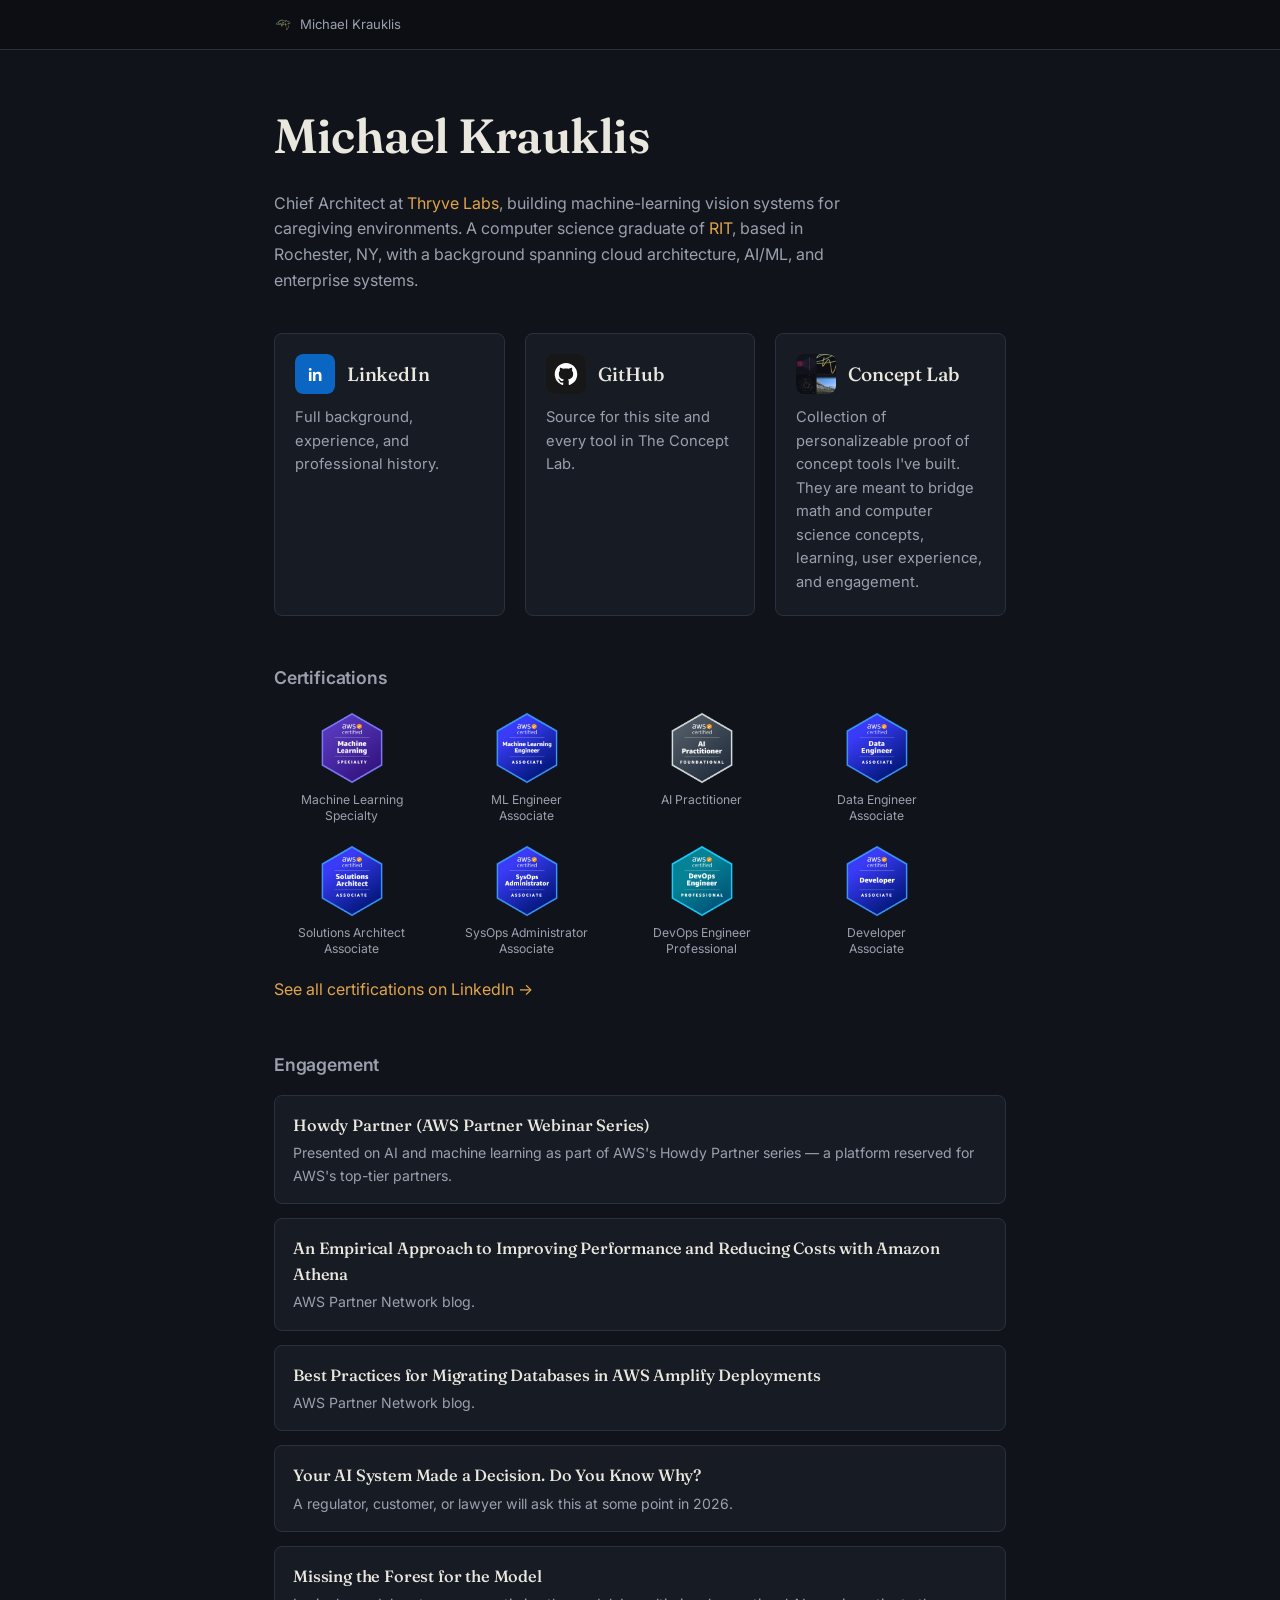
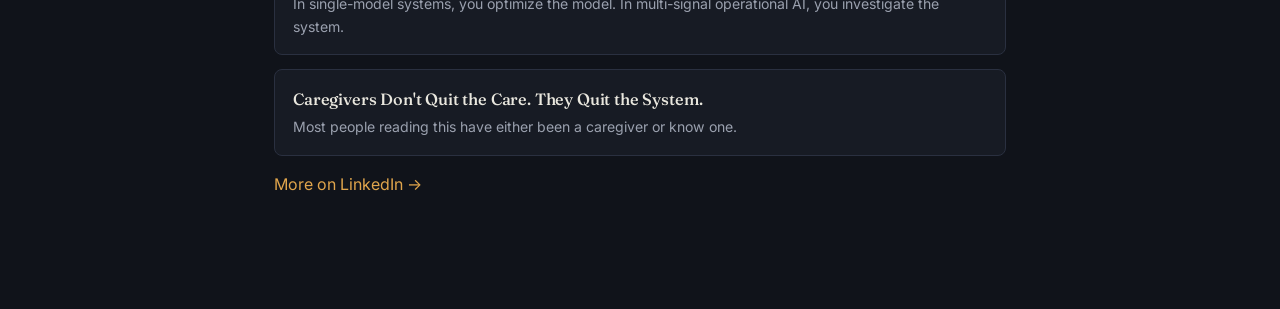
<file: index.html>
<!DOCTYPE html>
<html lang="en">
<head>
<meta charset="UTF-8">
<meta name="viewport" content="width=device-width, initial-scale=1.0">
<meta name="google-adsense-account" content="ca-pub-5936916546458743">
<title>Michael Krauklis — Machine Learning &amp; Cloud Architect</title>
<meta name="description" content="Chief Architect at Thryve Labs, building machine-learning vision systems for caregiving environments. AWS-certified in ML and cloud architecture, based in Rochester, NY.">
<link rel="canonical" href="https://michaelkrauklis.me/">
<meta property="og:type" content="website">
<meta property="og:site_name" content="Michael Krauklis">
<meta property="og:title" content="Michael Krauklis — Machine Learning & Cloud Architect">
<meta property="og:description" content="Chief Architect at Thryve Labs, building machine-learning vision systems for caregiving environments. AWS-certified in ML and cloud architecture, based in Rochester, NY.">
<meta property="og:url" content="https://michaelkrauklis.me/">
<meta property="og:image" content="https://michaelkrauklis.me/echo-state-trace-mkconceptlab.png">
<meta name="twitter:card" content="summary">
<meta name="twitter:title" content="Michael Krauklis — Machine Learning & Cloud Architect">
<meta name="twitter:description" content="Chief Architect at Thryve Labs, building machine-learning vision systems for caregiving environments. AWS-certified in ML and cloud architecture, based in Rochester, NY.">
<meta name="twitter:image" content="https://michaelkrauklis.me/echo-state-trace-mkconceptlab.png">
<link rel="icon" type="image/png" href="/echo-state-trace-mkconceptlab.png">
<link rel="stylesheet" href="/theme.css">
<style>
  .wrap{ max-width: 780px; margin: 0 auto; padding: 48px 24px 96px; }
  h1{ font-size: clamp(2rem,5vw,3rem); margin:0 0 8px; }
  p.lede{ max-width: 60ch; }
  .links{ margin-top: 40px; display:flex; gap:20px; flex-wrap:wrap; }
  .card{
    border:1px solid var(--line); border-radius:8px; padding:20px;
    flex:1; min-width:220px; background:#171b24; text-decoration:none;
    display:flex; flex-direction:column; gap:12px;
  }
  .card:hover{ border-color: var(--amber); }
  .card-head{ display:flex; align-items:center; gap:12px; }
  .card h2{ font-family:'Fraunces', serif; font-weight:500; font-size:1.2rem; margin:0; color:var(--ink); }
  .card p{ color:var(--ink-dim); font-size:0.92rem; margin:0; }
  .card-icon{
    flex:0 0 auto; width:40px; height:40px; border-radius:8px; object-fit:cover;
    background:var(--bg-panel-2);
  }

  .cert-grid{
    display:grid;
    grid-template-columns: repeat(4, 1fr);
    gap:20px;
    margin-top:20px;
    max-width: 680px;
  }
  @media (max-width: 560px){ .cert-grid{ grid-template-columns: repeat(2, 1fr); } }
  .cert-badge{
    display:flex;
    flex-direction:column;
    align-items:center;
    text-align:center;
    gap:8px;
    text-decoration:none;
  }
  .cert-badge:hover img{ opacity:0.8; }
  .cert-badge:hover span{ color:var(--ink); }
  .cert-badge img{
    width:72px;
    height:72px;
    object-fit:contain;
  }
  .cert-badge span{
    font-size:0.76rem;
    color:var(--ink-dim);
    line-height:1.35;
  }

  .writing-list{
    display:flex;
    flex-direction:column;
    gap:14px;
    margin-top:16px;
  }
  .writing-item{
    display:block;
    border:1px solid var(--line);
    border-radius:8px;
    padding:16px 18px;
    background:#171b24;
    text-decoration:none;
  }
  .writing-item:hover{ border-color: var(--amber); }
  .writing-item h3{
    font-family:'Fraunces', serif;
    font-weight:500;
    font-size:1.02rem;
    color:var(--ink);
    margin:0 0 4px;
  }
  .writing-item p{
    color:var(--ink-dim);
    font-size:0.88rem;
    margin:0;
  }
</style>
</head>
<body>
<script src="/nav.js"></script>
  <div class="wrap">
    <h1>Michael Krauklis</h1>
    <p class="lede">Chief Architect at <a href="https://thryvelabs.ai">Thryve Labs</a>, building machine-learning vision systems for caregiving environments. A computer science graduate of <a href="https://www.rit.edu">RIT</a>, based in Rochester, NY, with a background spanning cloud architecture, AI/ML, and enterprise systems.</p>
    <div class="links">
      <a class="card" href="https://www.linkedin.com/in/mkrauklis/">
        <div class="card-head">
          <svg class="card-icon" viewBox="0 0 64 64" role="img" aria-label="LinkedIn">
            <rect width="64" height="64" rx="12" fill="#0A66C2"/>
            <text x="32" y="43" text-anchor="middle" font-family="Inter, Arial, sans-serif" font-weight="700" font-size="28" fill="#ffffff">in</text>
          </svg>
          <h2>LinkedIn</h2>
        </div>
        <p>Full background, experience, and professional history.</p>
      </a>
      <a class="card" href="https://github.com/mkrauklis">
        <div class="card-head">
          <svg class="card-icon" viewBox="0 0 64 64" role="img" aria-label="GitHub">
            <rect width="64" height="64" rx="12" fill="#181717"/>
            <path transform="translate(14,14) scale(1.5)" fill="#ffffff" d="M12 .297c-6.63 0-12 5.373-12 12 0 5.303 3.438 9.8 8.205 11.385.6.113.82-.258.82-.577 0-.285-.01-1.04-.015-2.04-3.338.724-4.042-1.61-4.042-1.61C4.422 18.07 3.633 17.7 3.633 17.7c-1.087-.744.084-.729.084-.729 1.205.084 1.838 1.236 1.838 1.236 1.07 1.835 2.809 1.305 3.495.998.108-.776.417-1.305.76-1.605-2.665-.3-5.466-1.332-5.466-5.93 0-1.31.465-2.38 1.235-3.22-.135-.303-.54-1.523.105-3.176 0 0 1.005-.322 3.3 1.23.96-.267 1.98-.399 3-.405 1.02.006 2.04.138 3 .405 2.28-1.552 3.285-1.23 3.285-1.23.645 1.653.24 2.873.12 3.176.765.84 1.23 1.91 1.23 3.22 0 4.61-2.805 5.625-5.475 5.92.42.36.81 1.096.81 2.22 0 1.606-.015 2.896-.015 3.286 0 .315.21.69.825.57C20.565 22.092 24 17.592 24 12.297c0-6.627-5.373-12-12-12"/>
          </svg>
          <h2>GitHub</h2>
        </div>
        <p>Source for this site and every tool in The Concept Lab.</p>
      </a>
      <a class="card" href="/lab/">
        <div class="card-head">
          <img class="card-icon" src="/lab-mosaic.jpg" alt="" loading="lazy" onerror="this.remove()">
          <h2>Concept Lab</h2>
        </div>
        <p>Collection of personalizeable proof of concept tools I've built. They are meant to bridge math and computer science concepts, learning, user experience, and engagement.</p>
      </a>
    </div>

    <div style="margin-top:48px;">
      <h2 style="font-size:1.1rem; color:var(--ink-dim); font-weight:600; font-family:'Inter',sans-serif; text-transform:none;">Certifications</h2>
      <div class="cert-grid">

        <a class="cert-badge" href="https://www.credly.com/badges/10dc1565-9938-4a4e-a2b9-199023cec16c" target="_blank" rel="noopener">
          <img src="/cert-badges/ml-specialty.png" alt="AWS Certified Machine Learning – Specialty" loading="lazy">
          <span>Machine Learning<br>Specialty</span>
        </a>

        <a class="cert-badge" href="https://www.credly.com/badges/f537964d-1c37-41ba-930a-2f9fd47fceb4" target="_blank" rel="noopener">
          <img src="/cert-badges/ml-engineer-associate.png" alt="AWS Certified Machine Learning Engineer – Associate" loading="lazy">
          <span>ML Engineer<br>Associate</span>
        </a>

        <a class="cert-badge" href="https://www.credly.com/badges/224fe209-6e83-41a5-9a1e-1dd6607e76bf" target="_blank" rel="noopener">
          <img src="/cert-badges/ai-practitioner.png" alt="AWS Certified AI Practitioner" loading="lazy">
          <span>AI Practitioner</span>
        </a>

        <a class="cert-badge" href="https://www.credly.com/badges/84e87661-b3d1-4a4d-b1e2-02cd156d8018" target="_blank" rel="noopener">
          <img src="/cert-badges/data-engineer-associate.png" alt="AWS Certified Data Engineer – Associate" loading="lazy">
          <span>Data Engineer<br>Associate</span>
        </a>

        <a class="cert-badge" href="https://www.credly.com/badges/b9493f91-0740-4290-a410-44d0e83cba6c" target="_blank" rel="noopener">
          <img src="/cert-badges/solutions-architect-associate.png" alt="AWS Certified Solutions Architect – Associate" loading="lazy">
          <span>Solutions Architect<br>Associate</span>
        </a>

        <a class="cert-badge" href="https://www.credly.com/badges/df3b27f7-9c81-44fe-aa1d-328955b041c6" target="_blank" rel="noopener">
          <img src="/cert-badges/sysops-administrator-associate.png" alt="AWS Certified SysOps Administrator – Associate" loading="lazy">
          <span>SysOps Administrator<br>Associate</span>
        </a>

        <a class="cert-badge" href="https://www.credly.com/badges/46d673fe-4f70-4503-b7ef-1c572c84508a" target="_blank" rel="noopener">
          <img src="/cert-badges/devops-engineer-professional.png" alt="AWS Certified DevOps Engineer – Professional" loading="lazy">
          <span>DevOps Engineer<br>Professional</span>
        </a>

        <a class="cert-badge" href="https://www.credly.com/badges/eea39c8b-688c-4557-94aa-3af7e6edf025" target="_blank" rel="noopener">
          <img src="/cert-badges/developer-associate.png" alt="AWS Certified Developer – Associate" loading="lazy">
          <span>Developer<br>Associate</span>
        </a>

      </div>
      <p style="margin-top:20px;"><a href="https://www.linkedin.com/in/mkrauklis/details/certifications/">See all certifications on LinkedIn &rarr;</a></p>
    </div>

    <div style="margin-top:48px;">
      <h2 style="font-size:1.1rem; color:var(--ink-dim); font-weight:600; font-family:'Inter',sans-serif; text-transform:none;">Engagement</h2>
      <div class="writing-list">

        <a class="writing-item" href="https://youtube.com/watch?v=scg6QJ66Vxs">
          <h3>Howdy Partner (AWS Partner Webinar Series)</h3>
          <p>Presented on AI and machine learning as part of AWS's Howdy Partner series — a platform reserved for AWS's top-tier partners.</p>
        </a>

        <a class="writing-item" href="https://aws.amazon.com/blogs/apn/empirical-approach-to-improving-performance-and-reducing-costs-with-amazon-athena/">
          <h3>An Empirical Approach to Improving Performance and Reducing Costs with Amazon Athena</h3>
          <p>AWS Partner Network blog.</p>
        </a>

        <a class="writing-item" href="https://aws.amazon.com/blogs/apn/best-practices-from-innovative-solutions-for-migrating-databases-in-aws-amplify-deployments/">
          <h3>Best Practices for Migrating Databases in AWS Amplify Deployments</h3>
          <p>AWS Partner Network blog.</p>
        </a>

        <a class="writing-item" href="https://www.linkedin.com/in/mkrauklis/recent-activity/all/">
          <h3>Your AI System Made a Decision. Do You Know Why?</h3>
          <p>A regulator, customer, or lawyer will ask this at some point in 2026.</p>
        </a>

        <a class="writing-item" href="https://www.linkedin.com/in/mkrauklis/recent-activity/all/">
          <h3>Missing the Forest for the Model</h3>
          <p>In single-model systems, you optimize the model. In multi-signal operational AI, you investigate the system.</p>
        </a>

        <a class="writing-item" href="https://www.linkedin.com/in/mkrauklis/recent-activity/all/">
          <h3>Caregivers Don't Quit the Care. They Quit the System.</h3>
          <p>Most people reading this have either been a caregiver or know one.</p>
        </a>

      </div>
      <p style="margin-top:16px;"><a href="https://www.linkedin.com/in/mkrauklis/recent-activity/all/">More on LinkedIn &rarr;</a></p>
    </div>
  </div>
</body>
</html>
</file>
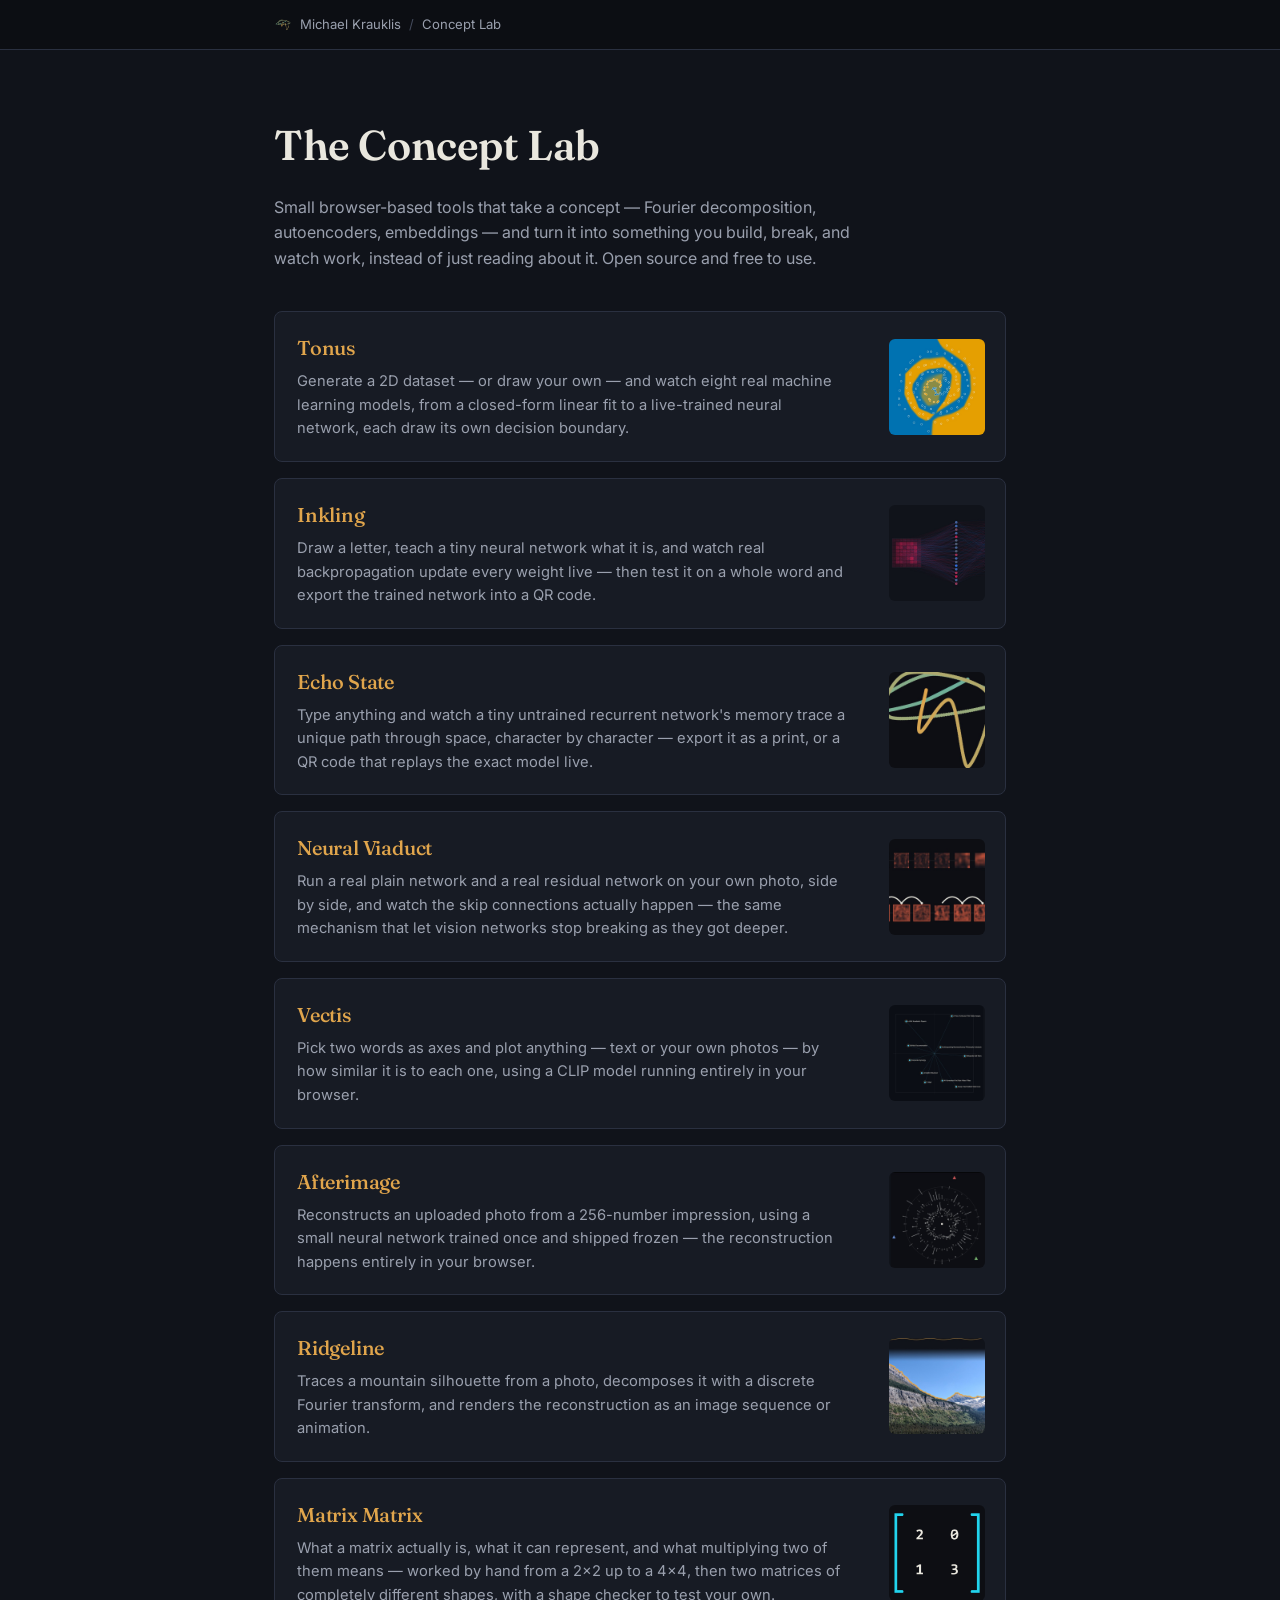
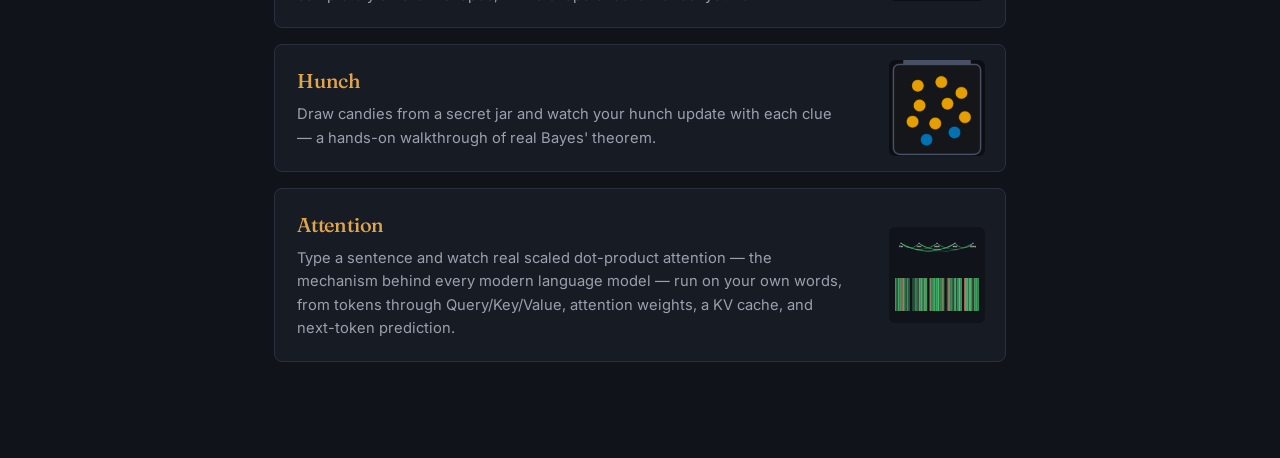
<file: lab/index.html>
<!DOCTYPE html>
<html lang="en">
<head>
<meta charset="UTF-8">
<meta name="viewport" content="width=device-width, initial-scale=1.0">
<meta name="google-adsense-account" content="ca-pub-5936916546458743">
<title>The Concept Lab — Michael Krauklis</title>
<meta name="description" content="Small, free browser-based tools that turn concepts — Fourier decomposition, autoencoders, embeddings, residual networks, recurrent networks, backpropagation — into something you build, break, and watch work.">
<link rel="canonical" href="https://michaelkrauklis.me/lab/">
<meta property="og:type" content="website">
<meta property="og:site_name" content="Michael Krauklis">
<meta property="og:title" content="The Concept Lab — Michael Krauklis">
<meta property="og:description" content="Small, free browser-based tools that turn concepts — Fourier decomposition, autoencoders, embeddings, residual networks, recurrent networks, backpropagation — into something you build, break, and watch work.">
<meta property="og:url" content="https://michaelkrauklis.me/lab/">
<meta property="og:image" content="https://michaelkrauklis.me/lab-mosaic.jpg">
<meta name="twitter:card" content="summary">
<meta name="twitter:title" content="The Concept Lab — Michael Krauklis">
<meta name="twitter:description" content="Small, free browser-based tools that turn concepts — Fourier decomposition, autoencoders, embeddings, residual networks, recurrent networks, backpropagation — into something you build, break, and watch work.">
<meta name="twitter:image" content="https://michaelkrauklis.me/lab-mosaic.jpg">
<link rel="icon" type="image/png" href="/echo-state-trace-mkconceptlab.png">
<link rel="stylesheet" href="/theme.css">
<style>
  .wrap{ max-width: 780px; margin: 0 auto; padding: 48px 24px 96px; }
  h1{ font-size: clamp(1.8rem,4.5vw,2.6rem); margin:0 0 8px; }
  p.lede{ max-width: 60ch; }
  .tool-list{ margin-top: 40px; display:flex; flex-direction:column; gap:16px; }
  .tool{
    border:1px solid var(--line); border-radius:8px; overflow:hidden;
    background:#171b24;
    display:flex; align-items:center;
  }
  /* order (not HTML reshuffling) puts the thumbnail after the body visually -- the <a> is already
     tabindex="-1" aria-hidden="true" since it's decorative, so its DOM position never mattered for
     a11y. This is a fixed-size icon, not a strip scaled to match the card's own (variable) text
     height -- that earlier version read as an oddly-cropped, differently-sized image bolted onto
     each card rather than a deliberate icon, and needed a whole measure-and-apply script to work
     around flexbox not being able to derive a stretched item's width from its aspect ratio in one
     pass. A fixed square sidesteps that class of problem entirely: every card's icon is the same
     size, centered vertically in the row by .tool's own align-items:center, and each source image
     is already cropped tight to its real content (no padding baked in) so object-fit:cover here
     never letterboxes. */
  .tool-thumb-link{ display:block; flex:0 0 auto; order:2; margin: 0 20px; }
  .tool-thumb{
    display:block; width:96px; height:96px; object-fit:cover; border-radius:6px;
    background:var(--bg-panel-2);
  }
  .tool-body{ padding:20px 22px; flex:1 1 auto; min-width:0; order:1; }
  .tool h2{ font-family:'Fraunces', serif; font-weight:500; font-size:1.25rem; margin:0 0 6px; }
  .tool p{ color:var(--ink-dim); font-size:0.92rem; margin:0; }
</style>
</head>
<body>
<script src="/nav.js"></script>
  <div class="wrap">
    <h1 style="margin-top:14px;">The Concept Lab</h1>
    <p class="lede">Small browser-based tools that take a concept — Fourier decomposition, autoencoders, embeddings — and turn it into something you build, break, and watch work, instead of just reading about it. Open source and free to use.</p>
    <div class="tool-list">
      <div class="tool">
        <a class="tool-thumb-link" href="/lab/tonus/" tabindex="-1" aria-hidden="true">
          <img class="tool-thumb" src="/lab/tonus/thumbnail.jpg" alt="" loading="lazy" onerror="this.closest('.tool-thumb-link').remove()">
        </a>
        <div class="tool-body">
          <h2><a href="/lab/tonus/">Tonus</a></h2>
          <p>Generate a 2D dataset — or draw your own — and watch eight real machine learning models, from a closed-form linear fit to a live-trained neural network, each draw its own decision boundary.</p>
        </div>
      </div>
      <div class="tool">
        <a class="tool-thumb-link" href="/lab/inkling/" tabindex="-1" aria-hidden="true">
          <img class="tool-thumb" src="/lab/inkling/thumbnail.jpg" alt="" loading="lazy" onerror="this.closest('.tool-thumb-link').remove()">
        </a>
        <div class="tool-body">
          <h2><a href="/lab/inkling/">Inkling</a></h2>
          <p>Draw a letter, teach a tiny neural network what it is, and watch real backpropagation update every weight live — then test it on a whole word and export the trained network into a QR code.</p>
        </div>
      </div>
      <div class="tool">
        <a class="tool-thumb-link" href="/lab/echostate/" tabindex="-1" aria-hidden="true">
          <img class="tool-thumb" src="/lab/echostate/thumbnail.jpg" alt="" loading="lazy" onerror="this.closest('.tool-thumb-link').remove()">
        </a>
        <div class="tool-body">
          <h2><a href="/lab/echostate/">Echo State</a></h2>
          <p>Type anything and watch a tiny untrained recurrent network's memory trace a unique path through space, character by character — export it as a print, or a QR code that replays the exact model live.</p>
        </div>
      </div>
      <div class="tool">
        <a class="tool-thumb-link" href="/lab/viaduct/" tabindex="-1" aria-hidden="true">
          <img class="tool-thumb" src="/lab/viaduct/thumbnail.jpg" alt="" loading="lazy" onerror="this.closest('.tool-thumb-link').remove()">
        </a>
        <div class="tool-body">
          <h2><a href="/lab/viaduct/">Neural Viaduct</a></h2>
          <p>Run a real plain network and a real residual network on your own photo, side by side, and watch the skip connections actually happen — the same mechanism that let vision networks stop breaking as they got deeper.</p>
        </div>
      </div>
      <div class="tool">
        <a class="tool-thumb-link" href="/lab/vectis/" tabindex="-1" aria-hidden="true">
          <img class="tool-thumb" src="/lab/vectis/thumbnail.jpg" alt="" loading="lazy" onerror="this.closest('.tool-thumb-link').remove()">
        </a>
        <div class="tool-body">
          <h2><a href="/lab/vectis/">Vectis</a></h2>
          <p>Pick two words as axes and plot anything — text or your own photos — by how similar it is to each one, using a CLIP model running entirely in your browser.</p>
        </div>
      </div>
      <div class="tool">
        <a class="tool-thumb-link" href="/lab/afterimage/" tabindex="-1" aria-hidden="true">
          <img class="tool-thumb" src="/lab/afterimage/thumbnail.jpg" alt="" loading="lazy" onerror="this.closest('.tool-thumb-link').remove()">
        </a>
        <div class="tool-body">
          <h2><a href="/lab/afterimage/">Afterimage</a></h2>
          <p>Reconstructs an uploaded photo from a 256-number impression, using a small neural network trained once and shipped frozen — the reconstruction happens entirely in your browser.</p>
        </div>
      </div>
      <div class="tool">
        <a class="tool-thumb-link" href="/lab/ridgeline/" tabindex="-1" aria-hidden="true">
          <img class="tool-thumb" src="/lab/ridgeline/thumbnail.jpg" alt="" loading="lazy" onerror="this.closest('.tool-thumb-link').remove()">
        </a>
        <div class="tool-body">
          <h2><a href="/lab/ridgeline/">Ridgeline</a></h2>
          <p>Traces a mountain silhouette from a photo, decomposes it with a discrete Fourier transform, and renders the reconstruction as an image sequence or animation.</p>
        </div>
      </div>
      <div class="tool">
        <a class="tool-thumb-link" href="/lab/matrixmatrix/" tabindex="-1" aria-hidden="true">
          <img class="tool-thumb" src="/lab/matrixmatrix/thumbnail.jpg" alt="" loading="lazy" onerror="this.closest('.tool-thumb-link').remove()">
        </a>
        <div class="tool-body">
          <h2><a href="/lab/matrixmatrix/">Matrix Matrix</a></h2>
          <p>What a matrix actually is, what it can represent, and what multiplying two of them means — worked by hand from a 2×2 up to a 4×4, then two matrices of completely different shapes, with a shape checker to test your own.</p>
        </div>
      </div>
      <div class="tool">
        <a class="tool-thumb-link" href="/lab/hunch/" tabindex="-1" aria-hidden="true">
          <img class="tool-thumb" src="/lab/hunch/thumbnail.jpg" alt="" loading="lazy" onerror="this.closest('.tool-thumb-link').remove()">
        </a>
        <div class="tool-body">
          <h2><a href="/lab/hunch/">Hunch</a></h2>
          <p>Draw candies from a secret jar and watch your hunch update with each clue — a hands-on walkthrough of real Bayes' theorem.</p>
        </div>
      </div>
      <div class="tool">
        <a class="tool-thumb-link" href="/lab/attention/" tabindex="-1" aria-hidden="true">
          <img class="tool-thumb" src="/lab/attention/thumbnail.jpg" alt="" loading="lazy" onerror="this.closest('.tool-thumb-link').remove()">
        </a>
        <div class="tool-body">
          <h2><a href="/lab/attention/">Attention</a></h2>
          <p>Type a sentence and watch real scaled dot-product attention — the mechanism behind every modern language model — run on your own words, from tokens through Query/Key/Value, attention weights, a KV cache, and next-token prediction.</p>
        </div>
      </div>
    </div>
  </div>
</body>
</html>
</file>
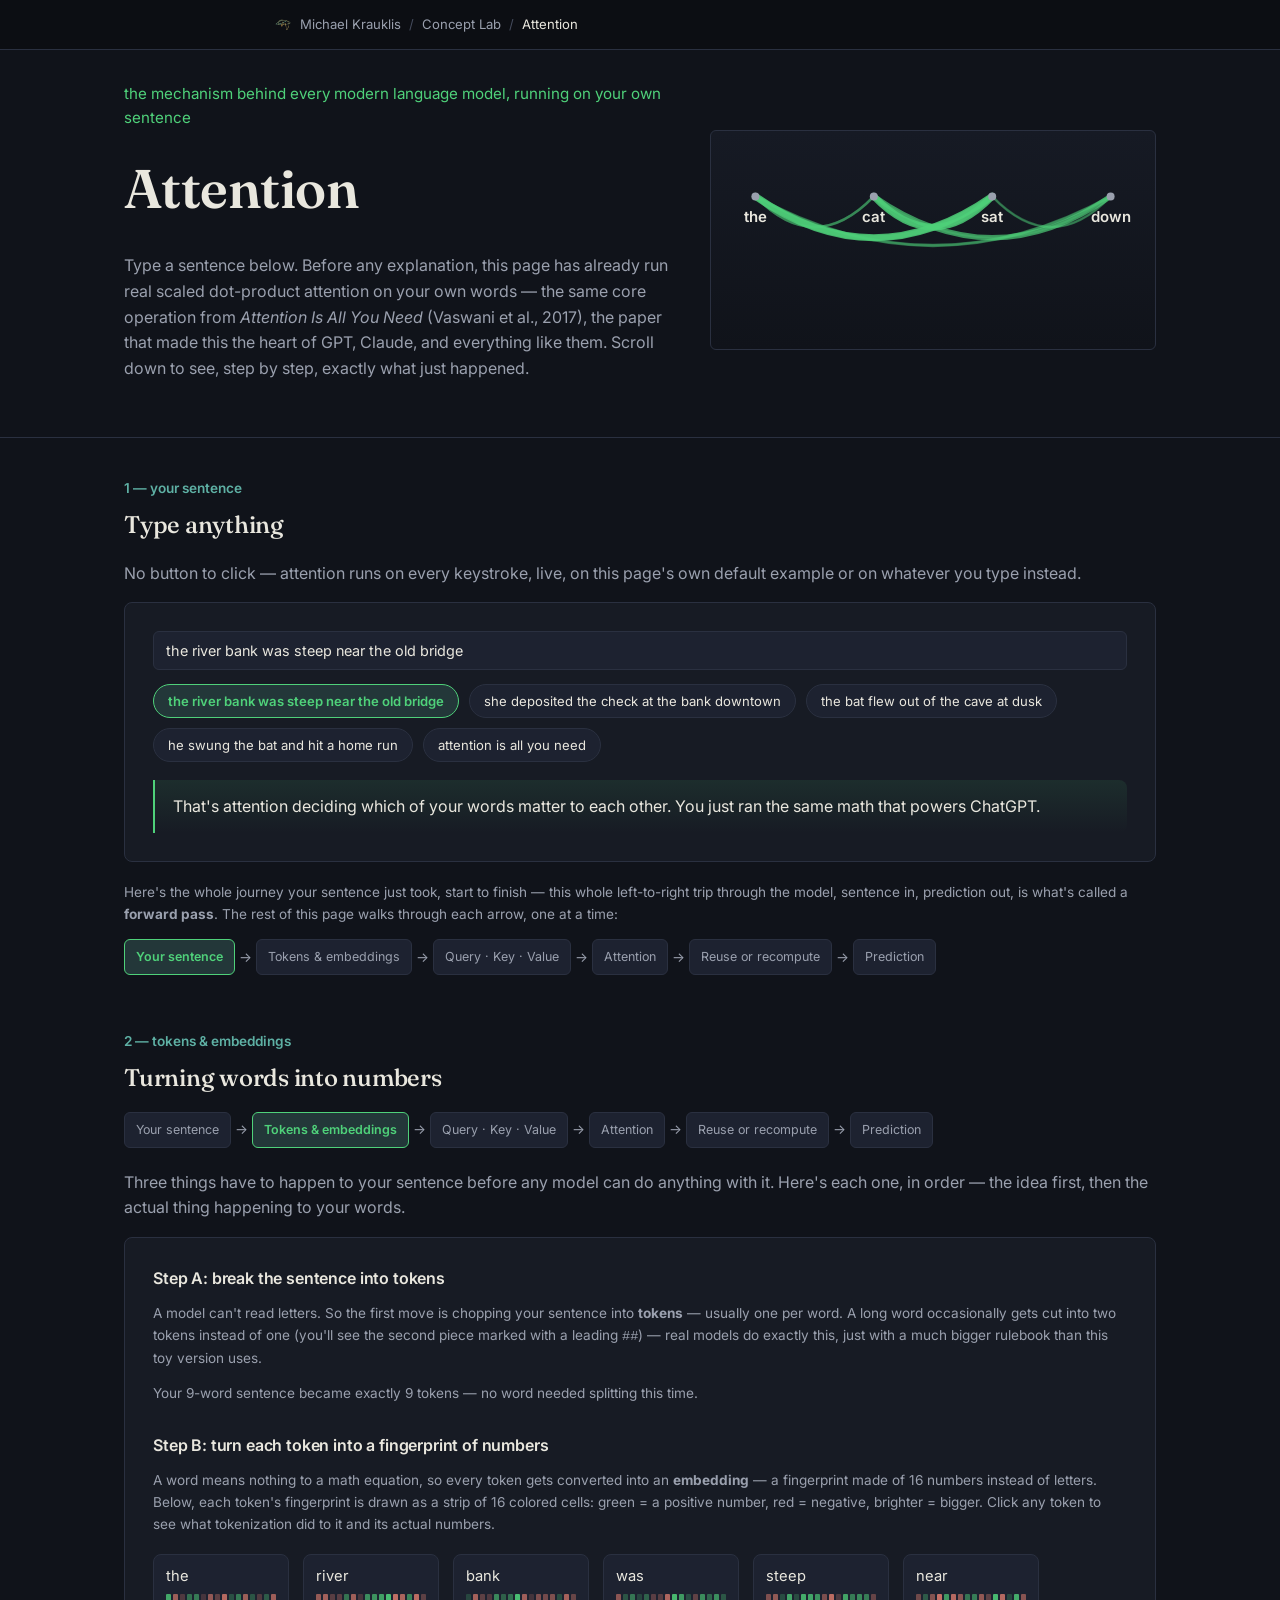
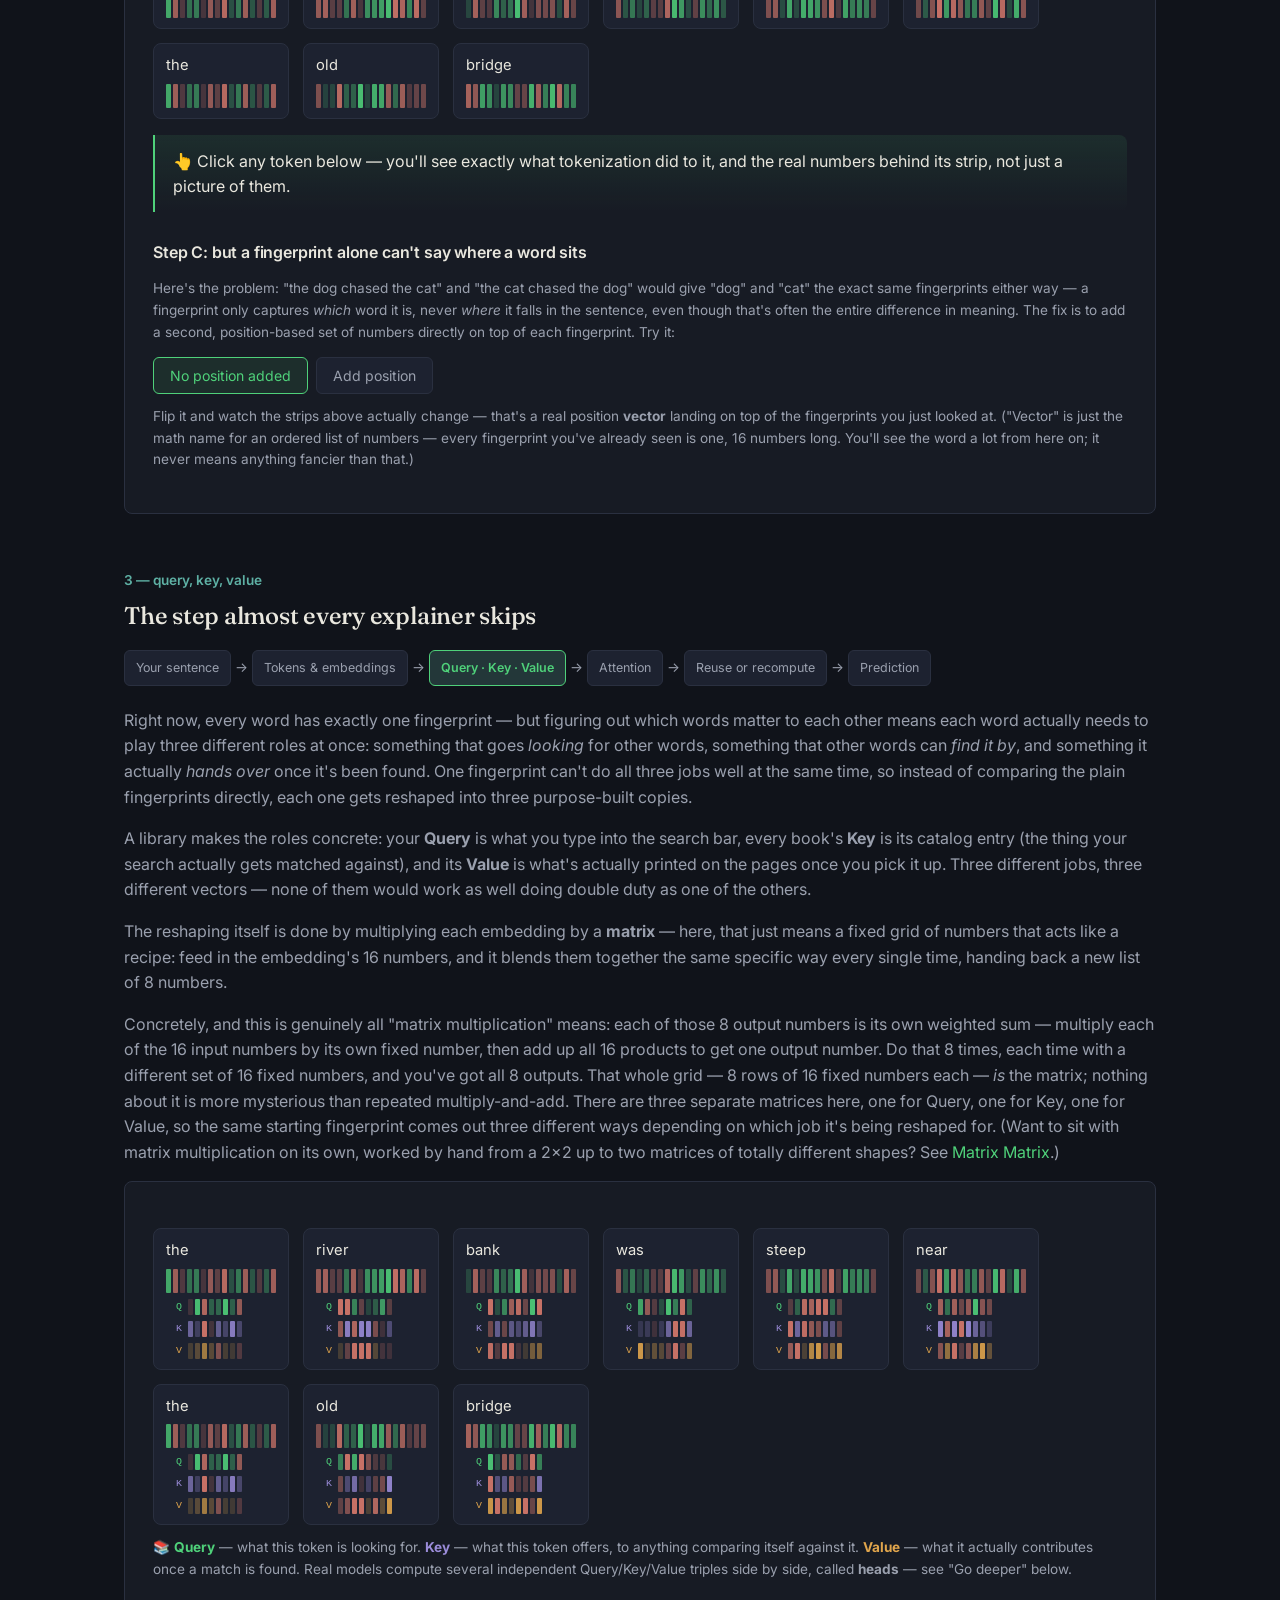
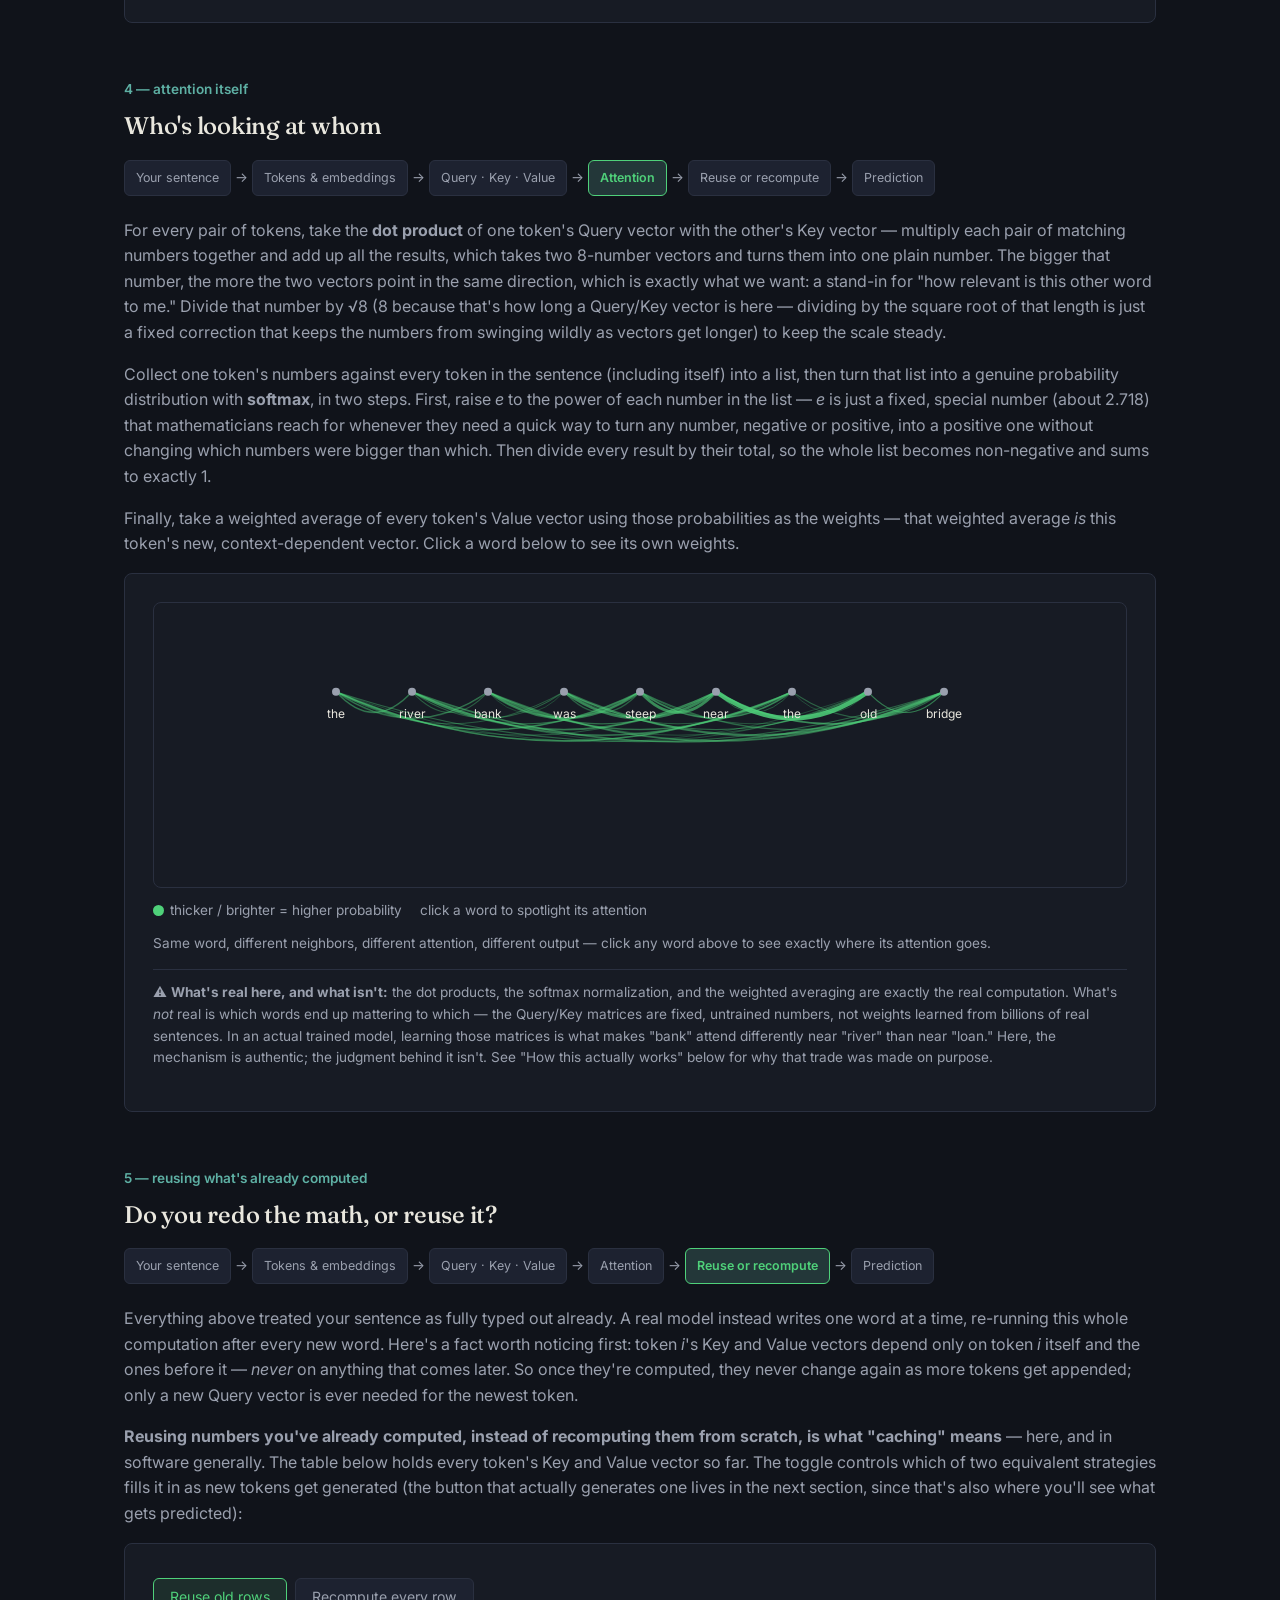
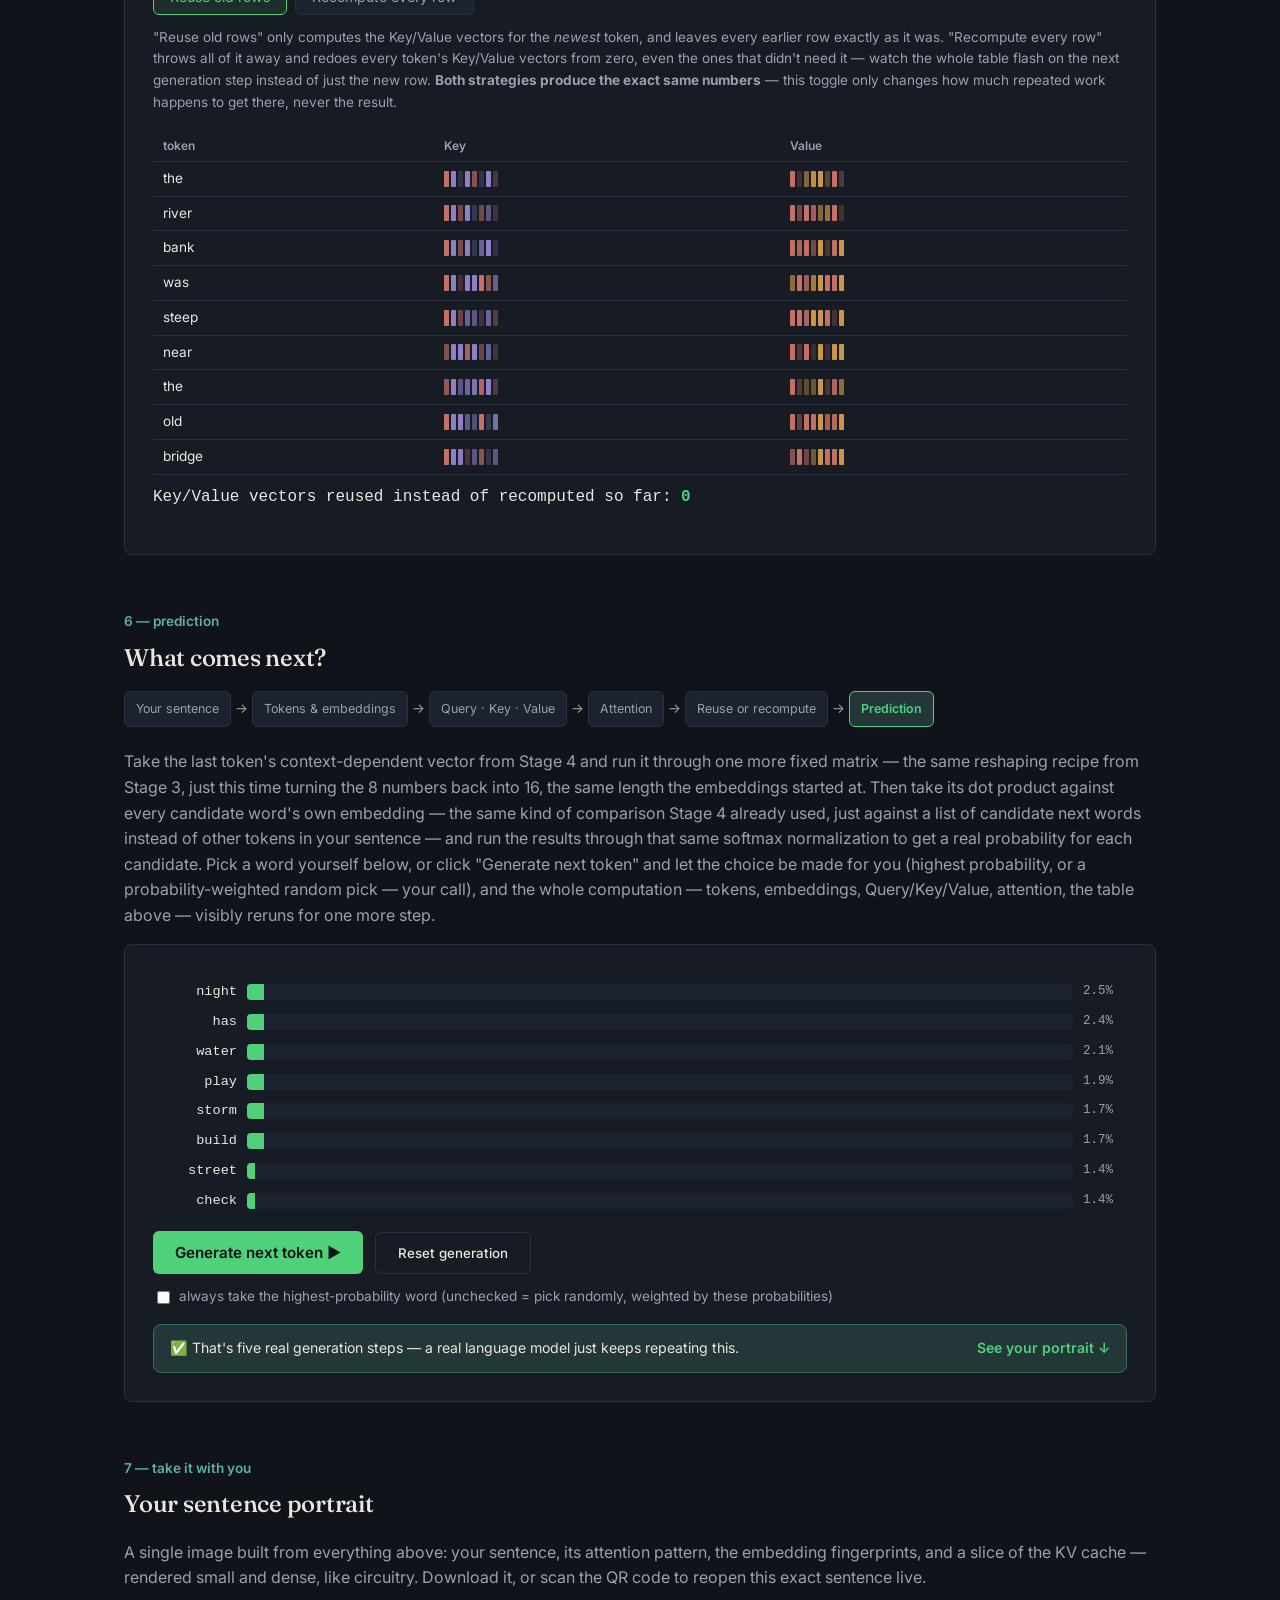
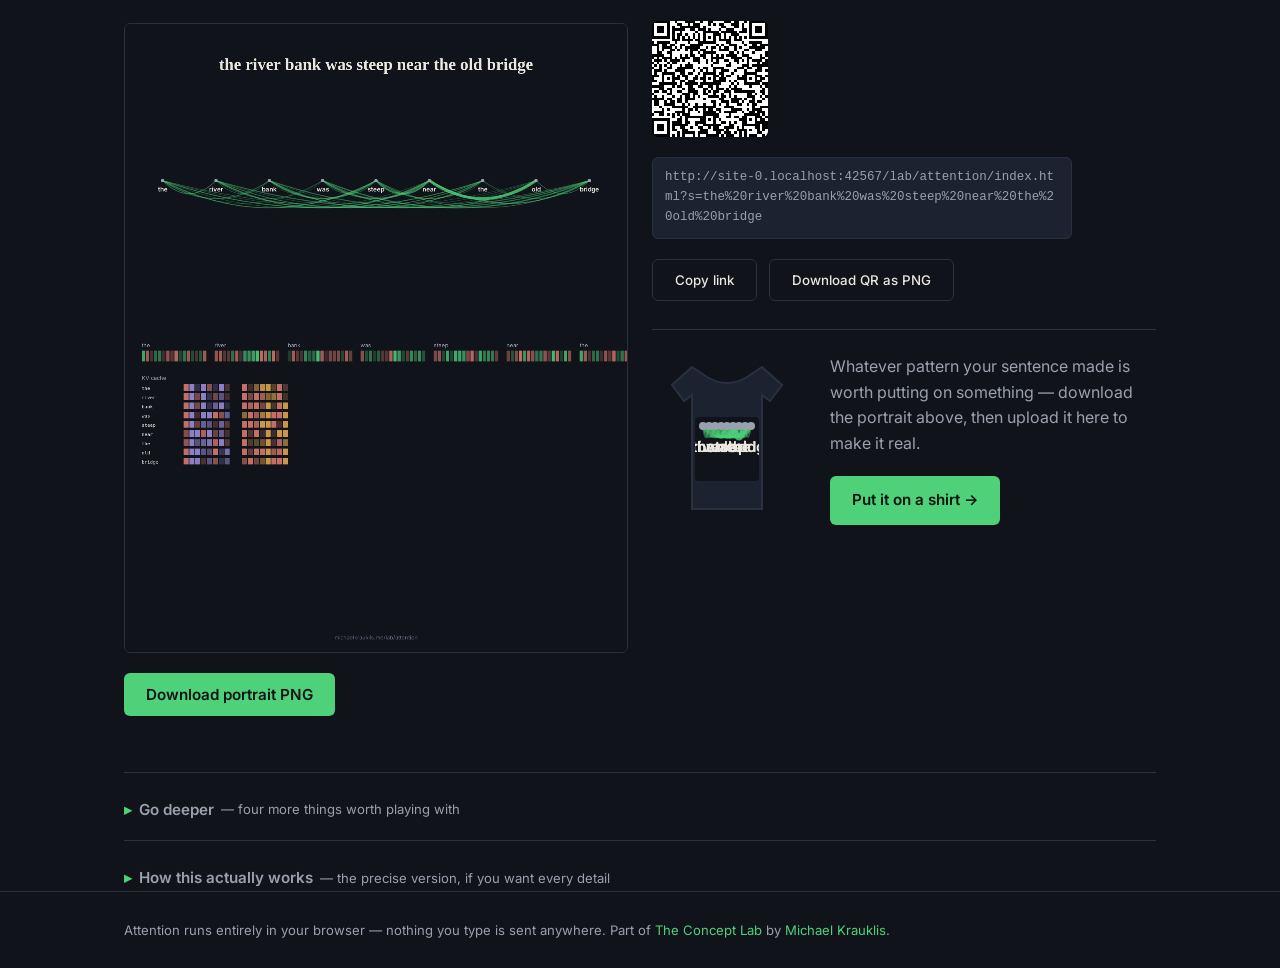
<file: lab/attention/index.html>
<!DOCTYPE html>
<html lang="en">
<head>
<meta charset="UTF-8">
<meta name="viewport" content="width=device-width, initial-scale=1.0">
<meta name="google-adsense-account" content="ca-pub-5936916546458743">
<title>Attention — Watch a Language Model Decide What Matters</title>
<meta name="description" content="Type a sentence and watch real scaled dot-product attention — the mechanism behind every modern language model — run on your own words, from tokens through Query/Key/Value, attention weights, a KV cache, and next-token prediction.">
<link rel="canonical" href="https://michaelkrauklis.me/lab/attention/">
<meta property="og:type" content="website">
<meta property="og:site_name" content="Michael Krauklis">
<meta property="og:title" content="Attention — Watch a Language Model Decide What Matters">
<meta property="og:description" content="Type a sentence and watch real scaled dot-product attention — the mechanism behind every modern language model — run on your own words, from tokens through Query/Key/Value, attention weights, a KV cache, and next-token prediction.">
<meta property="og:url" content="https://michaelkrauklis.me/lab/attention/">
<meta property="og:image" content="https://michaelkrauklis.me/lab/attention/thumbnail.jpg">
<meta name="twitter:card" content="summary">
<meta name="twitter:title" content="Attention — Watch a Language Model Decide What Matters">
<meta name="twitter:description" content="Type a sentence and watch real scaled dot-product attention — the mechanism behind every modern language model — run on your own words, from tokens through Query/Key/Value, attention weights, a KV cache, and next-token prediction.">
<meta name="twitter:image" content="https://michaelkrauklis.me/lab/attention/thumbnail.jpg">
<link rel="icon" type="image/png" href="/echo-state-trace-mkconceptlab.png">
<link rel="stylesheet" href="/theme.css">
<style>
  :root{
    --accent: #4fd17a; --accent-dim: #235c3d;
    /* Query / Key / Value get three distinct hues so Stage 2's three offshoots (and every KV
       table cell downstream) read as three different *kinds* of thing, not three shades of the
       same accent -- Q reuses the page accent since it's the "active" one Stage 3 traces from. */
    --q-color: #4fd17a; --k-color: #9b8cd9; --v-color: #e0a54c;
  }
  .wrap{ max-width: 1080px; margin: 0 auto; padding: 0 24px; }

  /* ---- example pills + hook ---- */
  .pill-grid{ display:flex; flex-wrap:wrap; gap:10px; margin-top:14px; }
  .pill{
    background: var(--bg-panel-2); border:1px solid var(--line); color: var(--ink);
    padding: 8px 14px; border-radius: 999px; font-size: 0.82rem; cursor:pointer;
    font-family:'Inter', sans-serif; transition: border-color .12s ease, color .12s ease;
  }
  .pill:hover{ border-color: var(--accent); }
  .pill.selected{ border-color: var(--accent); color: var(--accent); background: color-mix(in srgb, var(--accent) 12%, var(--bg-panel-2)); font-weight:600; }

  .hook-caption{
    font-size:1rem; line-height:1.55; color:var(--ink);
    background:linear-gradient(180deg, color-mix(in srgb, var(--accent) 10%, transparent), transparent);
    border-left:2px solid var(--accent); padding:14px 18px; border-radius:0 8px 8px 0;
    margin-top:18px;
  }
  .hook-caption b{ color:var(--accent); }

  /* ---- toggle groups (shared page-local pattern, same shape every other tool uses) ---- */
  .toggle-group{ display:flex; gap:8px; flex-wrap:wrap; margin-top:6px; }
  .toggle-group button{
    background: var(--bg-panel-2); border: 1px solid var(--line); color: var(--ink-dim);
    padding: 9px 16px; border-radius: 6px; cursor: pointer; font-family: 'Inter', sans-serif;
    font-size: 0.88rem; transition: all .12s ease;
  }
  .toggle-group button.active{ border-color: var(--accent); color: var(--accent); background: color-mix(in srgb, var(--accent) 10%, transparent); }

  /* ---- token / QKV cards (Stage 1 + Stage 2 share this) ---- */
  .tok-row{ display:flex; flex-wrap:wrap; gap:14px; margin-top:18px; }
  /* ---- the pipeline flow map: one small diagram, reused at the top of every stage with the
     current one highlighted, so "what becomes what" is always visible, not just implied by
     scrolling past a sequence of otherwise-disconnected widgets. ---- */
  .flow-map{ display:flex; align-items:center; flex-wrap:wrap; gap:4px 2px; margin:14px 0 22px; }
  .flow-node{
    background: var(--bg-panel-2); border:1px solid var(--line); border-radius:6px;
    padding:7px 11px; font-size:0.78rem; color:var(--ink-dim); cursor:pointer;
    white-space:nowrap; transition:border-color .12s ease, color .12s ease;
    font-family:'Inter', sans-serif;
  }
  .flow-node:hover{ border-color: var(--accent-dim); color:var(--ink); }
  .flow-node.current{
    border-color: var(--accent); color:var(--accent); font-weight:600;
    background: color-mix(in srgb, var(--accent) 12%, var(--bg-panel-2));
  }
  .flow-arrow{ color:var(--ink-dim); font-size:0.85rem; padding:0 2px; }

  /* Sub-headings inside "Turning words into numbers" -- Inter, not the h2/h3 default Fraunces
     serif, so a "Step A/B/C" label reads as a smaller beat within the section, not a rival to
     the section's own <h2>. */
  .stage-sub{ font-family:'Inter', sans-serif; font-weight:600; font-size:1rem; color:var(--ink); margin:0 0 8px; }

  .tok-card{
    background: var(--bg-panel-2); border:1px solid var(--line); border-radius:8px;
    padding:10px 12px; display:flex; flex-direction:column; gap:6px; min-width:76px;
    cursor:pointer; transition:border-color .12s ease;
  }
  .tok-card:hover{ border-color: var(--accent-dim); }
  .tok-card.active{ border-color: var(--accent); }
  .tok-word{ font-size:0.92rem; white-space:nowrap; }
  .tok-card.active .tok-word{ color:var(--accent); font-weight:600; }
  .strip-row{ display:flex; align-items:center; gap:6px; }
  .strip-label{ font-size:0.62rem; color:var(--ink-dim); width:16px; flex:0 0 auto; text-align:right; font-family:'JetBrains Mono', ui-monospace, monospace; }
  .strip-label.q{ color:var(--q-color); }
  .strip-label.k{ color:var(--k-color); }
  .strip-label.v{ color:var(--v-color); }
  .strip{ display:flex; gap:2px; }
  .strip .cell{ width:5px; height:24px; border-radius:1px; background:#333; }
  .strip.qkv .cell{ height:16px; }

  .tooltip{ font-size:0.85rem; color:var(--ink-dim); min-height:20px; margin-top:12px; }

  /* ---- attention SVG diagrams (main + go-deeper reuse) ---- */
  .attn-wrap{
    background: var(--bg-panel); border:1px solid var(--line); border-radius:8px;
    padding:16px 8px 8px; overflow-x:auto;
  }
  .attn-wrap svg{ display:block; margin:0 auto; }
  .attn-word{ font-size:12px; fill:var(--ink); text-anchor:middle; cursor:pointer; }
  .attn-word.active{ fill:var(--accent); font-weight:600; }
  .attn-dot{ fill:var(--ink-dim); }
  .attn-dot.active{ fill:var(--accent); }
  .legend-row{ display:flex; align-items:center; gap:18px; flex-wrap:wrap; margin-top:12px; font-size:0.85rem; color:var(--ink-dim); }
  .legend-dot{ display:inline-block; width:11px; height:11px; border-radius:50%; margin-right:6px; vertical-align:-1px; }

  .head-grid{ display:flex; gap:14px; flex-wrap:wrap; margin-top:14px; }
  .head-panel{ flex:1 1 220px; min-width:220px; }
  .head-panel .attn-wrap{ padding:10px 4px 4px; }
  .head-panel-label{ font-size:0.78rem; color:var(--ink-dim); text-align:center; margin-top:6px; }

  /* ---- KV cache table ---- */
  .kv-table-wrap{ overflow-x:auto; margin-top:16px; }
  table.kv-table{ border-collapse:collapse; width:100%; font-size:0.85rem; }
  table.kv-table th{ text-align:left; color:var(--ink-dim); font-weight:600; font-size:0.75rem; padding:6px 10px; border-bottom:1px solid var(--line); }
  table.kv-table td{ padding:6px 10px; border-bottom:1px solid var(--line); vertical-align:middle; }
  table.kv-table tr.flash{ animation: flash-row .7s ease; }
  @keyframes flash-row{ 0%{ background: color-mix(in srgb, var(--accent) 22%, transparent); } 100%{ background: transparent; } }
  .kv-counter{ font-family:'JetBrains Mono', ui-monospace, monospace; color:var(--ink); margin-top:10px; }
  .kv-counter b{ color:var(--accent); }

  /* ---- prediction bars ---- */
  .pred-row{ display:flex; align-items:center; gap:10px; margin-top:8px; cursor:pointer; }
  .pred-word{ width:84px; flex:0 0 auto; font-family:'JetBrains Mono', ui-monospace, monospace; font-size:0.85rem; text-align:right; }
  .pred-bar{ flex:1; height:16px; background:var(--bg-panel-2); border-radius:4px; overflow:hidden; }
  .pred-bar > i{ display:block; height:100%; width:0%; background:var(--accent); transition:width .25s ease; }
  .pred-row:hover .pred-bar > i{ filter:brightness(1.2); }
  .pred-pct{ width:44px; flex:0 0 auto; font-size:0.78rem; color:var(--ink-dim); font-family:'JetBrains Mono', ui-monospace, monospace; }
  .done-banner{
    margin-top:16px; padding:12px 16px; border-radius:8px;
    background:color-mix(in srgb, var(--accent) 12%, var(--bg-panel-2));
    border:1px solid color-mix(in srgb, var(--accent) 40%, var(--line));
    display:flex; align-items:center; justify-content:space-between; flex-wrap:wrap; gap:10px;
    font-size:0.88rem;
  }
  .done-banner a{ font-weight:600; white-space:nowrap; }

  /* ---- portrait + share ---- */
  #portraitCanvas{ display:block; width:100%; max-width:520px; margin-top:16px; border:1px solid var(--line); border-radius:6px; background:#0c0e13; }
  .qr-row{ display:flex; align-items:center; gap:20px; flex-wrap:wrap; margin-top:14px; }
  #qrHolder canvas, #qrHolder img{ display:block; border-radius:6px; }
  #shareUrlBox{ font-family:'JetBrains Mono', ui-monospace, monospace; font-size:0.78rem; color:var(--ink-dim); word-break:break-all; background:var(--bg-panel-2); border:1px solid var(--line); border-radius:6px; padding:10px 12px; max-width:420px; }

  /* theme.css scopes .primary/.secondary to <button>; this is the one <a> on the page styled to
     match, since an outbound Zazzle link can't be a <button>. */
  a.primary{
    background: var(--accent); color: #0b1310; border: none; padding: 12px 22px;
    border-radius: 6px; font-weight: 600; font-size: 0.95rem; font-family: 'Inter', sans-serif;
  }
  a.primary:hover{ text-decoration:none; filter:brightness(1.08); }

  .merch-cta{ display:flex; align-items:center; gap:28px; flex-wrap:wrap; margin-top:28px; padding-top:24px; border-top:1px solid var(--line); }
  .merch-cta > div:last-child{ flex:1 1 240px; min-width:220px; }
  .shirt-mockup{ position:relative; width:150px; height:160px; flex:0 0 auto; }
  .shirt-mockup .shirt-body{ position:absolute; inset:0; width:100%; height:100%; display:block; }
  .shirt-print{
    position:absolute; left:43px; top:58px; width:64px; height:64px; border-radius:4px;
    background-color:#0c0e13; background-size:cover; background-position:center;
  }

  /* ---- go deeper mini-tools ---- */
  .deeper-block{ margin-top:36px; padding-top:28px; border-top:1px solid var(--line); }
  .deeper-block:first-child{ margin-top:0; padding-top:0; border-top:none; }
  .deeper-block h3{ font-size:1.05rem; margin:0 0 6px; }
  .deeper-block p.lead{ margin:0 0 10px; font-size:0.9rem; }
  .pos-compare{ display:flex; gap:24px; flex-wrap:wrap; margin-top:12px; }
  .pos-compare > div{ flex:1 1 240px; }
  .pos-compare-label{ font-size:0.78rem; color:var(--ink-dim); margin-bottom:8px; }
  input[type=range].temp-slider{ max-width:320px; }
</style>
<script async src="https://pagead2.googlesyndication.com/pagead/js/adsbygoogle.js?client=ca-pub-5936916546458743"
     crossorigin="anonymous"></script>
</head>
<body>
<script src="/nav.js"></script>

<header class="hero">
  <div class="wrap hero-grid">
    <div>
      <span class="hero-line">the mechanism behind every modern language model, running on your own sentence</span>
      <h1>Attention</h1>
      <p>Type a sentence below. Before any explanation, this page has already run real
      scaled dot-product attention on your own words — the same core operation from
      <i>Attention Is All You Need</i> (Vaswani et al., 2017), the paper that made this the
      heart of GPT, Claude, and everything like them. Scroll down to see, step by step,
      exactly what just happened.</p>
    </div>
    <canvas id="heroCanvas"></canvas>
  </div>
</header>

<main class="wrap" style="padding-top:40px;">

<section id="step-hook">
  <span class="step-tag">1 — your sentence</span>
  <h2>Type anything</h2>
  <p>No button to click — attention runs on every keystroke, live, on this page's own default
  example or on whatever you type instead.</p>
  <div class="panel">
    <input type="text" id="sentenceInput" spellcheck="false" autocomplete="off"
      value="the river bank was steep near the old bridge">
    <div class="pill-grid" id="examplePills"></div>
    <div class="hook-caption" id="hookCaption">
      That's attention deciding which of your words matter to each other. You just ran the
      same math that powers ChatGPT.
    </div>
  </div>
  <p class="status" style="margin-top:20px;">Here's the whole journey your sentence just took,
  start to finish — this whole left-to-right trip through the model, sentence in, prediction out,
  is what's called a <b>forward pass</b>. The rest of this page walks through each arrow, one at a
  time:</p>
  <div class="flow-map-holder" data-current="hook"></div>
</section>

<section id="step-tokens">
  <span class="step-tag">2 — tokens &amp; embeddings</span>
  <h2>Turning words into numbers</h2>
  <div class="flow-map-holder" data-current="tokens"></div>
  <p class="lead">Three things have to happen to your sentence before any model can do anything
  with it. Here's each one, in order — the idea first, then the actual thing happening to your
  words.</p>

  <div class="panel">
    <h3 class="stage-sub">Step A: break the sentence into tokens</h3>
    <p class="tooltip">A model can't read letters. So the first move is chopping your sentence
    into <b>tokens</b> — usually one per word. A long word occasionally gets cut into two tokens
    instead of one (you'll see the second piece marked with a leading <code>##</code>) — real
    models do exactly this, just with a much bigger rulebook than this toy version uses.</p>
    <p class="status" id="tokenCountNote" style="margin-top:0;"></p>

    <h3 class="stage-sub" style="margin-top:28px;">Step B: turn each token into a fingerprint of numbers</h3>
    <p class="tooltip">A word means nothing to a math equation, so every token gets converted
    into an <b>embedding</b> — a fingerprint made of 16 numbers instead of letters. Below, each
    token's fingerprint is drawn as a strip of 16 colored cells: green = a positive number,
    red = negative, brighter = bigger. Click any token to see what tokenization did to it and
    its actual numbers.</p>
    <div class="tok-row" id="stage1Cards"></div>
    <div class="hook-caption" id="tok1Detail" style="margin-top:16px;">
      👆 Click any token above to see what's really behind its strip.
    </div>

    <h3 class="stage-sub" style="margin-top:28px;">Step C: but a fingerprint alone can't say where a word sits</h3>
    <p class="tooltip">Here's the problem: "the dog chased the cat" and "the cat chased the dog"
    would give "dog" and "cat" the exact same fingerprints either way — a fingerprint only
    captures <i>which</i> word it is, never <i>where</i> it falls in the sentence, even though
    that's often the entire difference in meaning. The fix is to add a second, position-based set
    of numbers directly on top of each fingerprint. Try it:</p>
    <div class="toggle-group" id="posToggle">
      <button type="button" data-pos="off" class="active">No position added</button>
      <button type="button" data-pos="on">Add position</button>
    </div>
    <p class="tooltip">Flip it and watch the strips above actually change — that's a real
    position <b>vector</b> landing on top of the fingerprints you just looked at. ("Vector" is just
    the math name for an ordered list of numbers — every fingerprint you've already seen is one,
    16 numbers long. You'll see the word a lot from here on; it never means anything fancier than
    that.)</p>
  </div>
</section>

<section id="step-qkv">
  <span class="step-tag">3 — query, key, value</span>
  <h2>The step almost every explainer skips</h2>
  <div class="flow-map-holder" data-current="qkv"></div>
  <p class="lead">Right now, every word has exactly one fingerprint — but figuring out which words
  matter to each other means each word actually needs to play three different roles at once:
  something that goes <i>looking</i> for other words, something that other words can <i>find it
  by</i>, and something it actually <i>hands over</i> once it's been found. One fingerprint can't
  do all three jobs well at the same time, so instead of comparing the plain fingerprints
  directly, each one gets reshaped into three purpose-built copies.</p>
  <p class="lead">A library makes the roles concrete: your <b>Query</b> is what you type into the
  search bar, every book's <b>Key</b> is its catalog entry (the thing your search actually gets
  matched against), and its <b>Value</b> is what's actually printed on the pages once you pick it
  up. Three different jobs, three different vectors — none of them would work as well doing
  double duty as one of the others.</p>
  <p class="lead">The reshaping itself is done by multiplying each embedding by a <b>matrix</b> —
  here, that just means a fixed grid of numbers that acts like a recipe: feed in the embedding's 16
  numbers, and it blends them together the same specific way every single time, handing back a
  new list of 8 numbers.</p>
  <p class="lead">Concretely, and this is genuinely all "matrix multiplication" means: each of
  those 8 output numbers is its own weighted sum — multiply each of the 16 input numbers by its
  own fixed number, then add up all 16 products to get one output number. Do that 8 times, each
  time with a different set of 16 fixed numbers, and you've got all 8 outputs. That whole grid —
  8 rows of 16 fixed numbers each — <i>is</i> the matrix; nothing about it is more mysterious than
  repeated multiply-and-add. There are three separate matrices here, one for Query, one for Key,
  one for Value, so the same starting fingerprint comes out three different ways depending on
  which job it's being reshaped for. (Want to sit with matrix multiplication on its own, worked by
  hand from a 2×2 up to two matrices of totally different shapes? See
  <a href="/lab/matrixmatrix/">Matrix Matrix</a>.)</p>
  <div class="panel">
    <div class="tok-row" id="stage2Cards"></div>
    <p class="tooltip">📚 <b style="color:var(--q-color);">Query</b> — what this token is
    looking for. <b style="color:var(--k-color);">Key</b> — what this token offers, to anything
    comparing itself against it. <b style="color:var(--v-color);">Value</b> — what it actually
    contributes once a match is found. Real models compute several independent Query/Key/Value
    triples side by side, called <b>heads</b> — see "Go deeper" below.</p>
  </div>
</section>

<section id="step-attention">
  <span class="step-tag">4 — attention itself</span>
  <h2>Who's looking at whom</h2>
  <div class="flow-map-holder" data-current="attention"></div>
  <p class="lead">For every pair of tokens, take the <b>dot product</b> of one token's Query
  vector with the other's Key vector — multiply each pair of matching numbers together and add up
  all the results, which takes two 8-number vectors and turns them into one plain number. The
  bigger that number, the more the two vectors point in the same direction, which is exactly what
  we want: a stand-in for "how relevant is this other word to me." Divide that number by √8 (8
  because that's how long a Query/Key vector is here — dividing by the square root of that length
  is just a fixed correction that keeps the numbers from swinging wildly as vectors get longer) to
  keep the scale steady.</p>
  <p class="lead">Collect one token's numbers against every token in the sentence (including
  itself) into a list, then turn that list into a genuine probability distribution with
  <b>softmax</b>, in two steps. First, raise <i>e</i> to the power of each number in the list —
  <i>e</i> is just a fixed, special number (about 2.718) that mathematicians reach for whenever
  they need a quick way to turn any number, negative or positive, into a positive one without
  changing which numbers were bigger than which. Then divide every result by their total, so the
  whole list becomes non-negative and sums to exactly 1.</p>
  <p class="lead">Finally, take a weighted average of every token's Value vector using those
  probabilities as the weights — that weighted average <i>is</i> this token's new,
  context-dependent vector. Click a word below to see its own weights.</p>
  <div class="panel">
    <div class="attn-wrap">
      <svg id="attnSvg" viewBox="0 0 700 260" width="100%" height="260"></svg>
    </div>
    <div class="legend-row">
      <span><span class="legend-dot" style="background:var(--accent);"></span>thicker / brighter = higher probability</span>
      <span>click a word to spotlight its attention</span>
    </div>
    <p class="tooltip" id="attnNote"></p>
    <p class="tooltip" id="attnHonesty" style="margin-top:14px; border-top:1px solid var(--line); padding-top:12px;">
    ⚠ <b>What's real here, and what isn't:</b> the dot products, the softmax normalization, and
    the weighted averaging are exactly the real computation. What's <i>not</i> real is which
    words end up mattering to which — the Query/Key matrices are fixed, untrained numbers, not
    weights learned from billions of real sentences. In an actual trained model, learning those
    matrices is what makes "bank" attend differently near "river" than near "loan." Here, the
    mechanism is authentic; the judgment behind it isn't. See "How this actually works" below for
    why that trade was made on purpose.</p>
  </div>
</section>

<section id="step-kv">
  <span class="step-tag">5 — reusing what's already computed</span>
  <h2>Do you redo the math, or reuse it?</h2>
  <div class="flow-map-holder" data-current="kv"></div>
  <p class="lead">Everything above treated your sentence as fully typed out already. A real model
  instead writes one word at a time, re-running this whole computation after every new word. Here's
  a fact worth noticing first: token <i>i</i>'s Key and Value vectors depend only on token
  <i>i</i> itself and the ones before it — <i>never</i> on anything that comes later. So once
  they're computed, they never change again as more tokens get appended; only a new Query vector
  is ever needed for the newest token.</p>
  <p class="lead"><b>Reusing numbers you've already computed, instead of recomputing them from
  scratch, is what "caching" means</b> — here, and in software generally. The table below holds
  every token's Key and Value vector so far. The toggle controls which of two equivalent
  strategies fills it in as new tokens get generated (the button that actually generates one
  lives in the next section, since that's also where you'll see what gets predicted):</p>
  <div class="panel">
    <div class="toggle-group" id="cacheToggle">
      <button type="button" data-cache="on" class="active">Reuse old rows</button>
      <button type="button" data-cache="off">Recompute every row</button>
    </div>
    <p class="tooltip">"Reuse old rows" only computes the Key/Value vectors for the <i>newest</i>
    token, and leaves every earlier row exactly as it was. "Recompute every row" throws all of it
    away and redoes every token's Key/Value vectors from zero, even the ones that didn't need
    it — watch the whole table flash on the next generation step instead of just the new row.
    <b>Both strategies produce the exact same numbers</b> — this toggle only changes how much
    repeated work happens to get there, never the result.</p>
    <div class="kv-table-wrap">
      <table class="kv-table">
        <thead><tr><th>token</th><th>Key</th><th>Value</th></tr></thead>
        <tbody id="kvTableBody"></tbody>
      </table>
    </div>
    <p class="kv-counter" id="kvCounter"></p>
  </div>
</section>

<section id="step-predict">
  <span class="step-tag">6 — prediction</span>
  <h2>What comes next?</h2>
  <div class="flow-map-holder" data-current="predict"></div>
  <p class="lead">Take the last token's context-dependent vector from Stage 4 and run it through
  one more fixed matrix — the same reshaping recipe from Stage 3, just this time turning the
  8 numbers back into 16, the same length the embeddings started at. Then take its dot product
  against every candidate word's own embedding — the same kind of
  comparison Stage 4 already used, just against a list of candidate next words instead of other
  tokens in your sentence — and run the results through that same softmax normalization to get a
  real probability for each candidate. Pick a word yourself below, or click "Generate next token"
  and let the choice be made for you (highest probability, or a probability-weighted random pick
  — your call), and the whole computation — tokens, embeddings, Query/Key/Value, attention, the
  table above — visibly reruns for one more step.</p>
  <div class="panel">
    <div id="predBars"></div>
    <div class="actions">
      <button type="button" class="primary" id="generateBtn">Generate next token ▶</button>
      <button type="button" class="secondary" id="resetGenBtn">Reset generation</button>
      <label style="display:flex; align-items:center; gap:6px; font-size:0.85rem; color:var(--ink-dim); cursor:pointer;">
        <input type="checkbox" id="autoPickCheck" style="accent-color:var(--accent);">
        always take the highest-probability word (unchecked = pick randomly, weighted by these probabilities)
      </label>
    </div>
    <div class="done-banner" id="genDoneBanner" hidden>
      <span>✅ That's five real generation steps — a real language model just keeps repeating this.</span>
      <a href="#step-portrait" id="genDoneLink">See your portrait ↓</a>
    </div>
  </div>
</section>

<section id="step-portrait">
  <span class="step-tag">7 — take it with you</span>
  <h2>Your sentence portrait</h2>
  <p>A single image built from everything above: your sentence, its attention pattern, the
  embedding fingerprints, and a slice of the KV cache — rendered small and dense, like
  circuitry. Download it, or scan the QR code to reopen this exact sentence live.</p>
  <div class="row">
    <div class="col">
      <canvas id="portraitCanvas" width="1200" height="1500"></canvas>
      <div class="actions">
        <button type="button" class="primary" id="downloadPortraitBtn">Download portrait PNG</button>
      </div>
    </div>
    <div class="col">
      <div class="qr-row">
        <div id="qrHolder"></div>
        <div>
          <div id="shareUrlBox"></div>
          <div class="actions">
            <button type="button" class="secondary" id="copyUrlBtn">Copy link</button>
            <button type="button" class="secondary" id="downloadQrBtn">Download QR as PNG</button>
          </div>
        </div>
      </div>

      <div class="merch-cta">
        <div class="shirt-mockup" aria-hidden="true">
          <svg class="shirt-body" viewBox="0 0 150 160">
            <path d="M40 8 L20 26 L32 42 L40 36 L40 150 L110 150 L110 36 L118 42 L130 26 L110 8 L95 18 Q75 30 55 18 Z"
              fill="#1d2230" stroke="#2a3040" stroke-width="2"/>
          </svg>
          <div class="shirt-print" id="shirtPrint"></div>
        </div>
        <div>
          <p style="margin:0 0 10px;">Whatever pattern your sentence made is worth putting on
          something — download the portrait above, then upload it here to make it real.</p>
          <div class="actions">
            <a class="primary" href="https://www.zazzle.com/personalized_one_of_a_kind_photo_collage_t_shirt-235429040115913948?rf=238054754631086278" target="_blank" rel="noopener" style="display:inline-block; text-decoration:none;">Put it on a shirt →</a>
          </div>
        </div>
      </div>
    </div>
  </div>
</section>

<details class="disclosure advanced">
  <summary>Go deeper <span class="adv-sub">— four more things worth playing with</span></summary>
  <div class="disclosure-body panel">
    <p class="status" style="margin-bottom:0;">Each of these reuses a mechanic already built
    above, just isolated so you can sit with one idea at a time. Everything below stays in sync
    with whatever sentence you typed above.</p>

    <div class="deeper-block">
      <h3>🧵 Multi-head comparison</h3>
      <p class="lead">Real models don't run one Query/Key/Value lens — they run several in
      parallel, called <b>heads</b>, each with its own fixed random projections here. Different
      heads learn to track different kinds of relationships in a trained model — one might
      track grammar, another topic. Here, since nothing is trained, they just look like
      independent, differently-shaped guesses — which is itself the honest point.</p>
      <div class="toggle-group" id="headCountToggle">
        <button type="button" data-heads="2">2 heads</button>
        <button type="button" data-heads="3" class="active">3 heads</button>
        <button type="button" data-heads="4">4 heads</button>
      </div>
      <div class="head-grid" id="headGrid"></div>
    </div>

    <div class="deeper-block">
      <h3>📍 Positional encoding, isolated</h3>
      <p class="lead">The exact same comparison from Stage 2's toggle, replayed side by side
      with nothing else changing — the same embedding, position off vs. on.</p>
      <div class="pos-compare">
        <div>
          <div class="pos-compare-label">Without position</div>
          <div class="tok-row" id="posOffCards" style="margin-top:0;"></div>
        </div>
        <div>
          <div class="pos-compare-label">With position added</div>
          <div class="tok-row" id="posOnCards" style="margin-top:0;"></div>
        </div>
      </div>
    </div>

    <div class="deeper-block">
      <h3>🔒 Causal masking</h3>
      <p class="lead">A model generating text one token at a time never has later tokens to
      compare against — they don't exist yet. This simulates that on a fully-typed sentence: for
      every pair where token <i>j</i> comes after token <i>i</i>, that dot-product score is set
      to −∞ before softmax runs, so its probability becomes exactly 0. Compare the same sentence
      with and without it:</p>
      <div class="toggle-group" id="causalToggle">
        <button type="button" data-causal="off" class="active">No mask (sees everything)</button>
        <button type="button" data-causal="on">Causal mask (can't see ahead)</button>
      </div>
      <div class="attn-wrap" style="margin-top:14px;">
        <svg id="causalSvg" viewBox="0 0 700 220" width="100%" height="220"></svg>
      </div>
    </div>

    <div class="deeper-block">
      <h3>🌡️ Temperature &amp; sampling</h3>
      <p class="lead">The same next-word probabilities from the prediction step, now with a
      dial. Before softmax runs, every score gets divided by this number first: a small value
      exaggerates the gap between the best score and the rest, producing a sharply peaked
      distribution; a large value shrinks that gap toward a flatter, closer-to-uniform one. This
      one number is what chat products expose as "creativity."</p>
      <label class="field">Temperature — <span class="field-value" id="tempVal">1.00</span></label>
      <input type="range" class="temp-slider" id="tempSlider" min="0.3" max="2" step="0.05" value="1">
      <div id="tempBars" style="margin-top:12px;"></div>
    </div>
  </div>
</details>

<details class="disclosure advanced">
  <summary>How this actually works <span class="adv-sub">— the precise version, if you want every detail</span></summary>
  <div class="disclosure-body">
    <p>Every real computation on this page runs on your own words, live, entirely in your
    browser — nothing you type is sent anywhere. The one thing that's <i>not</i> real is the
    starting material: normally these numbers come from months of training on real text.
    Here, that training never happened.</p>

    <h3 style="margin-top:24px;">Why the embeddings and projections are fixed, not trained</h3>
    <p>Every token's embedding here is a deterministic fingerprint generated from the word's own
    spelling (a seeded hash, not a lookup into any real vocabulary) — "bank" always gets the
    exact same 16 numbers, but those numbers carry no relationship to "river," "loan," or
    anything else. The Query, Key, and Value projections are small, fixed random matrices too.
    That was a deliberate choice, not a shortcut taken lightly: a real pretrained embedding
    table would make Stage 1's fingerprints "mean" something, but the attention <i>pattern</i>
    you actually watch in Stage 4 is driven by the Query/Key projections, not the embeddings
    themselves — and those projections would still be untrained, fixed, random numbers either
    way. Shipping a real embedding table would have added real asset weight for a benefit that
    doesn't survive to the part you actually watch. So: the mechanism (every dot product,
    softmax, and weighted blend) is 100% real and exactly what a trained model does. The
    judgment behind <i>which</i> words end up mattering to which is not — that's what training
    on real language actually buys you, and it's honestly out of scope for a page that runs
    entirely in a browser tab with no server and no training step.</p>

    <h3 style="margin-top:24px;">How training actually changes these numbers</h3>
    <p>Every matrix on this page — the embedding table, all three Query/Key/Value projections, the
    final prediction matrix in Stage 6 — is made of exactly the kind of numbers usually called a
    model's <b>weights</b> (as in "a 7-billion-weight model," or a "pretrained weights" file you'd
    download). That's a different thing from the <b>attention weights</b> Stage 4 computes: those
    are a fresh, temporary result, recalculated from scratch for every sentence you type, using
    whatever the fixed weights happen to be. The weights themselves are what training actually
    produces — once, in advance — and then ships as "the model."</p>
    <p>In a real model, those weights start out exactly the way they do here: random numbers with
    no meaning yet. Training nudges every one of them, a tiny bit at a time, until predictions get
    better. Concretely: feed the model a real sentence with the next word hidden, let it guess
    using its current weights, and compare that guess to the real next word with a <b>loss
    function</b> — one number measuring how wrong the guess was. <b>Backpropagation</b> then runs
    backward through the exact same forward pass named at the top of this page — starting from the
    prediction and working back through every step to the embeddings — to work out exactly how
    much each individual weight contributed to that wrongness. <b>Gradient descent</b> nudges every
    weight a small step in whichever direction would have made the guess less wrong. Repeat that
    cycle billions of times over a huge pile of real text, and the weights stop being random — a
    Key projection's weights start actually encoding "this is a noun," a Query projection's weights
    start actually encoding "I'm an adjective looking for the noun I modify." Nothing about the
    <i>mechanism</i> changes from what this page already computes — same forward pass, same dot
    products, same softmax, same weighted average, every time. Training only ever changes the
    weights sitting inside the matrices, never what's done with them.</p>

    <h3 style="margin-top:24px;">Tokenization</h3>
    <p>Real tokenizers (like BPE, used by GPT-style models) learn their word-splitting rules
    from millions of real documents. This page uses a much simpler stand-in: split on
    whitespace, peel off trailing punctuation as its own token, and split a long word before a
    common suffix (like <code>-ing</code> or <code>-tion</code>), marking the split piece with
    a leading <code>##</code> the same way real subword tokenizers do. It's a simplified
    approximation built to make the "words sometimes split into pieces" idea visible and
    genuinely happen sometimes — not a reimplementation of BPE itself.</p>

    <h3 style="margin-top:24px;">Positional encoding</h3>
    <p>This one <i>is</i> the real formula from the original paper — alternating sine and
    cosine waves at different frequencies per position, added directly on top of the
    embedding. No shortcuts here: this is exactly how real transformers inject word order.</p>

    <h3 style="margin-top:24px;">Attention</h3>
    <p>Real scaled dot-product attention: for every pair of tokens, the Query of one is dotted
    with the Key of the other, divided by the square root of the projection size (keeps the
    numbers from blowing up as dimensions grow), and every token's full row of scores is run
    through softmax so it sums to exactly 1. Those weights are the literal thickness/brightness
    of the threads you saw in Stage 4. The final output for a token is a weighted sum of every
    token's Value, using those exact weights — also real, also exactly what a trained model
    does with its own (trained) numbers.</p>

    <h3 style="margin-top:24px;">Why this can happen to a whole sentence at once</h3>
    <p>Stage 4 computes every pair of tokens' scores at the same time, as one matrix
    multiplication over the whole sentence, not one pair at a time in sequence. That's not an
    implementation shortcut — it's the actual reason transformers train the way they do. Older
    architectures (recurrent networks, RNNs) read a sentence one word at a time, and each step
    genuinely couldn't start until the previous step finished, because each word's output fed
    directly into the next word's computation. Attention has no such dependency when the whole
    sentence is already known (which is exactly the case during training, and while reading a
    prompt): every token's Query needs comparing against every token's Key regardless of where
    either one sits, so a GPU can compute the entire grid of comparisons in one shot instead of
    working through the sentence step by step. That's the whole reason transformers could be
    trained at the scale they have been — not a cleverer computation per pair, but removing the
    "wait for the previous step" bottleneck entirely.</p>
    <p><b>Generating new text is the one place that parallelism doesn't apply</b>, and it's
    exactly why the KV cache below exists. When generating, the next word doesn't exist yet — you
    can't compute a Query against a Key that hasn't been produced yet — so token-by-token
    generation is unavoidably sequential no matter how the rest of the math works. The KV cache
    isn't needed during training (the full sentence already exists, so everything above applies)
    — it's a generation-time fix for the one part of this pipeline that genuinely can't be run
    all at once.</p>

    <h3 style="margin-top:24px;">Reusing Key/Value vectors (the "cache")</h3>
    <p>Keys and Values only ever depend on a token and the ones before it, which is why they
    never need to be recomputed once they exist — a fact that's true in any real model,
    trained or not, since it's a property of the causal generation setup, not of what the
    numbers happen to be. The "reused instead of recomputed" counter is a real count of how
    many rows a from-scratch recomputation would have redone at each step that the "reuse old
    rows" path skipped — it's not measuring actual wall-clock time (everything here is small
    enough to be instant either way), just the real structural redundancy caching exists to
    eliminate.</p>

    <h3 style="margin-top:24px;">Predicting the next token</h3>
    <p>A real language model's final layer projects its last hidden state back into vocabulary
    space and computes a probability for literally every word it knows. This page does the same
    kind of projection — one more fixed matrix maps the attention output back into embedding
    space, then compares that against a candidate word list using the exact same dot-product
    similarity attention itself uses — but the candidate list is a few hundred common English
    words, not a real vocabulary, and the matrix is untrained. That's why generated continuations
    read as plausible-looking word soup rather than fluent language: the mechanism (project,
    compare, normalize with softmax, then either take the top probability or draw a
    probability-weighted random word) is real; the fluency a trained model has learned on top of
    it is not.</p>

    <h3 style="margin-top:24px;">The sentence portrait and share link</h3>
    <p>The portrait canvas redraws the same attention geometry, embedding strips, and a slice
    of the KV cache at print resolution, entirely from your sentence — no separate export
    pipeline that could drift out of sync with what you actually saw. The share link and QR
    code encode nothing but your sentence text itself (URL-encoded, packed after <code>?s=</code>)
    — every embedding, projection, and attention weight is fully deterministic from that one
    string, so there's nothing else to transmit. Generated via the same vendored
    <code>qrcode.min.js</code> library already sitting in Tonus's, Echo State's, and Inkling's
    own folders.</p>

    <h3 style="margin-top:24px;">Learn more</h3>
    <p>Vaswani et al., <a href="https://arxiv.org/abs/1706.03762" target="_blank" rel="noopener"><i>Attention Is All You Need</i></a>
    (2017) — the paper this page's name and mechanism both come from. Everything on this page
    is the real computation at small, untrained scale, not an illustration of it — the same
    claim every other tool in The Concept Lab makes about its own math.</p>
  </div>
</details>

</main>

<footer>
  <div class="wrap">
    Attention runs entirely in your browser — nothing you type is sent anywhere.
    Part of <a href="/lab/">The Concept Lab</a> by <a href="/">Michael Krauklis</a>.
  </div>
</footer>

<script src="qrcode.min.js"></script>
<script>
(function(){
  "use strict";
  function $(id){ return document.getElementById(id); }

  // ---------------- deterministic PRNG + hashing (same discipline every tool here uses) ----------------
  function mulberry32(seed){
    return function(){
      seed |= 0; seed = (seed + 0x6D2B79F5) | 0;
      var t = Math.imul(seed ^ (seed >>> 15), 1 | seed);
      t = (t + Math.imul(t ^ (t >>> 7), 61 | t)) ^ t;
      return ((t ^ (t >>> 14)) >>> 0) / 4294967296;
    };
  }
  function hashStr(s){
    var h = 2166136261;
    for (var i = 0; i < s.length; i++){ h ^= s.charCodeAt(i); h = Math.imul(h, 16777619); }
    return h >>> 0;
  }

  // ---------------- dimensions ----------------
  var EMB_DIM = 16, QKV_DIM = 8, N_HEADS = 4, MAX_GEN_STEPS = 5;

  // ---------------- tokenizer: whitespace + punctuation peel + a simplified suffix split ----------------
  // Real BPE learns its merges from millions of documents; this is a hand-picked stand-in just
  // big enough to make "long words sometimes split into pieces" genuinely happen. The leading
  // "##" on the split-off piece mirrors the convention real WordPiece/BPE tokenizers use.
  // Longer, more distinctive suffixes get a lower length bar; short ones ("er", "s", "ed") are
  // real suffixes but false-positive constantly on ordinary short words ("river", "water") that
  // just happen to end that way -- gated behind a longer minimum word length so a split only
  // happens where it's actually plausible, at the cost of sometimes missing a real one.
  var SUFFIXES = ['tion', 'sion', 'ness', 'ment', 'able', 'ible', 'ing', 'est'];
  var SHORT_SUFFIXES = ['ed', 'er', 'ly', 's'];
  function trySuffixList(word, lower, list, minWordLen, minStemLen){
    if (lower.length < minWordLen) return null;
    for (var i = 0; i < list.length; i++){
      var suf = list[i];
      if (lower.length - suf.length >= minStemLen && lower.slice(-suf.length) === suf){
        return [word.slice(0, word.length - suf.length), '##' + word.slice(word.length - suf.length)];
      }
    }
    return null;
  }
  function splitSubword(word){
    var lower = word.toLowerCase();
    return trySuffixList(word, lower, SUFFIXES, 6, 4) || trySuffixList(word, lower, SHORT_SUFFIXES, 8, 5) || [word];
  }
  function tokenize(sentence){
    var raw = (sentence || '').trim().split(/\s+/).filter(Boolean);
    var toks = [];
    raw.forEach(function(w){
      var m = w.match(/^([A-Za-z0-9']+)([.,!?;:]*)$/);
      var core = m ? m[1] : w, punct = m ? m[2] : '';
      if (core) splitSubword(core).forEach(function(p){ toks.push(p); });
      if (punct) toks.push(punct);
    });
    return toks.length ? toks : ['hello'];
  }

  // ---------------- embeddings, position, projections ----------------
  // Deterministic hash-seeded fingerprint, not a real pretrained lookup -- see "How this
  // actually works" on the page itself for exactly why that trade was made.
  function tokenEmbedding(tok){
    var rand = mulberry32(hashStr('emb:' + tok.toLowerCase()));
    var v = [];
    for (var i = 0; i < EMB_DIM; i++) v.push(rand() * 2 - 1);
    return v;
  }
  // The real formula from Vaswani et al. -- no simplification here.
  function positionalEncoding(pos, dim){
    var v = [];
    for (var i = 0; i < dim; i++){
      var angle = pos / Math.pow(10000, (2 * Math.floor(i / 2)) / dim);
      v.push(i % 2 === 0 ? Math.sin(angle) : Math.cos(angle));
    }
    return v;
  }
  function addVec(a, b){ return a.map(function(x, i){ return x + b[i]; }); }
  function makeMatrix(rows, cols, seedStr){
    var rand = mulberry32(hashStr(seedStr));
    var m = [];
    for (var r = 0; r < rows; r++){
      var row = [];
      for (var c = 0; c < cols; c++) row.push((rand() * 2 - 1) * 0.6);
      m.push(row);
    }
    return m;
  }
  function matVec(vec, mat){
    var out = new Array(mat[0].length).fill(0);
    for (var r = 0; r < mat.length; r++){
      var vr = vec[r], row = mat[r];
      for (var c = 0; c < row.length; c++) out[c] += vr * row[c];
    }
    return out;
  }
  function dot(a, b){ var s = 0; for (var i = 0; i < a.length; i++) s += a[i] * b[i]; return s; }
  function softmax(arr){
    var m = -Infinity; for (var i = 0; i < arr.length; i++) if (arr[i] > m) m = arr[i];
    var ex = arr.map(function(x){ return Math.exp(x - m); });
    var s = ex.reduce(function(a, b){ return a + b; }, 0);
    return ex.map(function(x){ return x / s; });
  }

  // Fixed, untrained projection lenses -- one set per "head." Head 0 is what the main pipeline
  // (Stages 2-6) always uses; heads 1-3 exist only for the Go Deeper multi-head comparison.
  var HEADS = [];
  for (var h = 0; h < N_HEADS; h++){
    HEADS.push({
      Wq: makeMatrix(EMB_DIM, QKV_DIM, 'Wq-head-' + h),
      Wk: makeMatrix(EMB_DIM, QKV_DIM, 'Wk-head-' + h),
      Wv: makeMatrix(EMB_DIM, QKV_DIM, 'Wv-head-' + h)
    });
  }
  // Projects an attention output back into embedding space for next-token comparison (Stage 6 /
  // temperature Go Deeper tool) -- see "How this actually works" for why this reuses the same
  // dot-product-similarity idea attention itself uses, rather than a fixed vocab-sized matrix.
  var Wu = makeMatrix(QKV_DIM, EMB_DIM, 'Wu-fixed-v1');

  // ---------------- the pipeline itself ----------------
  // tokens -> embeddings (+ position) -> Q/K/V for one head -> (optionally causally masked)
  // scaled dot-product attention -> per-token blended output. Every stage below just reads a
  // slice of what this one function already computed.
  function computePipeline(tokens, opts){
    opts = opts || {};
    var headIdx = opts.headIdx || 0;
    var posOn = !!opts.posOn;
    var causal = !!opts.causal;
    var head = HEADS[headIdx];
    var baseEmb = tokens.map(tokenEmbedding);
    var finalEmb = posOn
      ? baseEmb.map(function(e, i){ return addVec(e, positionalEncoding(i, EMB_DIM)); })
      : baseEmb.map(function(e){ return e.slice(); });
    var Q = finalEmb.map(function(e){ return matVec(e, head.Wq); });
    var K = finalEmb.map(function(e){ return matVec(e, head.Wk); });
    var V = finalEmb.map(function(e){ return matVec(e, head.Wv); });
    var scale = Math.sqrt(QKV_DIM);
    var weights = Q.map(function(q, i){
      var scores = K.map(function(k, j){ return (causal && j > i) ? -Infinity : dot(q, k) / scale; });
      return softmax(scores);
    });
    var output = weights.map(function(w){
      var out = new Array(QKV_DIM).fill(0);
      w.forEach(function(wt, j){ if (wt > 0) for (var d = 0; d < QKV_DIM; d++) out[d] += wt * V[j][d]; });
      return out;
    });
    return { tokens: tokens, baseEmb: baseEmb, finalEmb: finalEmb, Q: Q, K: K, V: V, weights: weights, output: output };
  }

  // ---------------- next-token prediction ----------------
  var VOCAB_BASE = ['the','a','and','of','to','in','that','it','was','for','on','with','as','at','by','from',
    'this','which','or','an','be','are','were','had','has','have','not','but','if','so','because','when',
    'while','after','before','then','than','into','over','under','near','far','old','new','big','small',
    'tall','short','dark','bright','quiet','loud','river','bank','bridge','water','money','loan','check',
    'cave','bat','ball','game','home','run','house','door','window','road','street','city','town','mountain',
    'forest','tree','leaf','wind','rain','storm','sun','moon','star','sky','cloud','fire','ice','stone','rock',
    'sand','field','garden','flower','bird','fish','dog','cat','horse','child','man','woman','friend','teacher',
    'student','book','word','story','song','music','light','shadow','time','day','night','morning','evening',
    'year','world','life','love','fear','hope','dream','idea','question','answer','work','play','walk','jump',
    'sit','stand','look','see','hear','feel','think','know','say','tell','ask','give','take','make','build',
    'break','fix','open','close'];
  function candidateVocab(tokens){
    var seen = {}, out = [];
    VOCAB_BASE.forEach(function(w){ if (!seen[w]){ seen[w] = 1; out.push(w); } });
    tokens.forEach(function(t){
      var w = t.replace(/^##/, '').toLowerCase();
      if (w && !/^[.,!?;:]+$/.test(w) && !seen[w]){ seen[w] = 1; out.push(w); }
    });
    return out;
  }
  function nextTokenDistribution(outputVec, candidates, temperature){
    var q = matVec(outputVec, Wu);
    var logits = candidates.map(function(w){ return dot(q, tokenEmbedding(w)) / Math.sqrt(EMB_DIM); });
    var scaled = logits.map(function(l){ return l / Math.max(0.05, temperature); });
    var probs = softmax(scaled);
    return candidates.map(function(w, i){ return { word: w, p: probs[i] }; }).sort(function(a, b){ return b.p - a.p; });
  }

  // ---------------- shared rendering helpers ----------------
  function cellColor(v, kind){
    var a = Math.min(1, Math.abs(v));
    var pos = kind === 'k' ? [155, 140, 217] : kind === 'v' ? [224, 165, 76] : [79, 209, 122];
    var neg = [217, 122, 108];
    var c = v >= 0 ? pos : neg;
    return 'rgba(' + c[0] + ',' + c[1] + ',' + c[2] + ',' + (0.18 + 0.72 * a) + ')';
  }
  function renderStrip(container, vec, kind){
    container.innerHTML = '';
    vec.forEach(function(v){
      var cell = document.createElement('div');
      cell.className = 'cell';
      cell.style.background = cellColor(v, kind);
      container.appendChild(cell);
    });
  }
  function escapeHtml(s){ return String(s).replace(/&/g, '&amp;').replace(/</g, '&lt;').replace(/>/g, '&gt;'); }

  // Shared by Stage 1 (embedding only) and Stage 2 (embedding + Q/K/V) -- and by the Go Deeper
  // positional-encoding comparison -- so all four places a token gets rendered as a strip-card
  // read identically and can never quietly drift apart from each other.
  function renderTokenCards(container, pipeline, opts){
    opts = opts || {};
    container.innerHTML = '';
    pipeline.tokens.forEach(function(tok, i){
      var card = document.createElement('div');
      card.className = 'tok-card' + (opts.activeIdx === i ? ' active' : '');
      var wordDiv = document.createElement('div');
      wordDiv.className = 'tok-word'; wordDiv.textContent = tok;
      card.appendChild(wordDiv);
      var embRow = document.createElement('div'); embRow.className = 'strip-row';
      var embStrip = document.createElement('div'); embStrip.className = 'strip';
      embRow.appendChild(embStrip); card.appendChild(embRow);
      renderStrip(embStrip, pipeline.finalEmb[i]);
      if (opts.showQKV){
        [['Q', pipeline.Q[i], 'q'], ['K', pipeline.K[i], 'k'], ['V', pipeline.V[i], 'v']].forEach(function(t){
          var row = document.createElement('div'); row.className = 'strip-row';
          var label = document.createElement('span'); label.className = 'strip-label ' + t[2]; label.textContent = t[0];
          var strip = document.createElement('div'); strip.className = 'strip qkv';
          row.appendChild(label); row.appendChild(strip); card.appendChild(row);
          renderStrip(strip, t[1], t[2]);
        });
      }
      if (opts.onClick) card.addEventListener('click', function(){ opts.onClick(i); });
      container.appendChild(card);
    });
  }

  // Reused for the main Stage 4 diagram, every Go Deeper multi-head panel, and the causal-mask
  // comparison -- one geometry, every consumer just supplies different weights/activeIdx.
  function renderAttentionSVG(svg, tokens, weights, activeIdx, dims){
    var W = dims.w, H = dims.h;
    svg.setAttribute('viewBox', '0 0 ' + W + ' ' + H);
    var n = tokens.length;
    var padX = Math.min(46, W * 0.08);
    var usable = W - padX * 2;
    var y = H * 0.28;
    var xs = n === 1 ? [W / 2] : tokens.map(function(_, i){ return padX + usable * i / (n - 1); });
    var parts = [];
    for (var i = 0; i < n; i++){
      for (var j = 0; j < n; j++){
        if (i === j) continue;
        var w = weights[i][j];
        if (w < 0.03) continue;
        var focus = (activeIdx === null || activeIdx === undefined) || activeIdx === i;
        var opacity = focus ? Math.min(0.9, 0.12 + w * 1.6) : 0.04;
        var strokeW = Math.max(0.6, w * (dims.compact ? 6 : 10));
        var x1 = xs[i], x2 = xs[j];
        var midX = (x1 + x2) / 2;
        var dip = Math.min(H * 0.4, 30 + Math.min(70, Math.abs(x1 - x2) * 0.15));
        parts.push('<path d="M ' + x1 + ' ' + y + ' Q ' + midX + ' ' + (y + dip) + ' ' + x2 + ' ' + y +
          '" fill="none" stroke="var(--accent)" stroke-width="' + strokeW + '" stroke-opacity="' + opacity + '" stroke-linecap="round"/>');
      }
    }
    for (var k = 0; k < n; k++){
      var isActive = activeIdx === k;
      parts.push('<circle class="attn-dot' + (isActive ? ' active' : '') + '" cx="' + xs[k] + '" cy="' + y + '" r="4"></circle>');
      parts.push('<text class="attn-word' + (isActive ? ' active' : '') + '" data-i="' + k + '" x="' + xs[k] + '" y="' + (y + 26) +
        '" font-size="' + (dims.compact ? 10 : 12) + '">' + escapeHtml(tokens[k]) + '</text>');
    }
    svg.innerHTML = parts.join('');
    return xs;
  }

  // ---------------- main pipeline state + render ----------------
  var state = { posOn: false, activeIdx: null };
  var sentenceInput = $('sentenceInput');

  function currentTokens(){ return tokenize(sentenceInput.value); }

  // A word count vs. token count comparison, always visible -- so "tokenization sometimes
  // splits a word" is a concrete, current fact about *this* sentence before anyone clicks
  // anything, not something only discoverable by accident.
  function tokenCountNote(tokens){
    var words = sentenceInput.value.trim().split(/\s+/).filter(Boolean).length;
    if (tokens.length === words) return 'Your ' + words + '-word sentence became exactly ' + tokens.length + ' tokens — no word needed splitting this time.';
    return 'Your ' + words + '-word sentence became ' + tokens.length + ' tokens — at least one word got split into pieces. Look for a token starting with "##" below.';
  }
  // Direct feedback: clicking a token used to just say "a fixed fingerprint," with no real
  // payoff. This says three concrete things instead: what tokenization actually did to *this*
  // token, the real numbers behind its strip (not just a picture of them), and what "fixed
  // fingerprint" is actually for -- consistency, not meaning.
  function tokenDetailHtml(tokens, i, vec){
    var tok = tokens[i];
    var isPiece = tok.indexOf('##') === 0;
    var nextIsPiece = (i + 1 < tokens.length) && tokens[i + 1].indexOf('##') === 0;
    var whatHtml;
    if (isPiece){
      var stem = tokens[i - 1] || '';
      whatHtml = 'This piece is the tail end of <b>"' + escapeHtml(stem + tok.slice(2)) + '"</b> — split off because this tool\'s simplified tokenizer treats a short list of common suffixes as their own piece (real subword tokenizers do the same thing, just with a much bigger, learned vocabulary instead of a hand-picked list).';
    } else if (nextIsPiece){
      whatHtml = 'A whole token by itself — but the <i>next</i> one ("' + escapeHtml(tokens[i + 1]) + '") is actually the tail end of this same word. Together, "' + escapeHtml(tok) + '" + "' + escapeHtml(tokens[i + 1].slice(2)) + '" is one original word split into two tokens.';
    } else {
      whatHtml = 'A whole word, kept as one token — either too short, or without a suffix this tool\'s simplified splitter recognizes.';
    }
    var nums = vec.map(function(v){ return v.toFixed(2); }).join(', ');
    // The fingerprint is keyed to the *exact* token string, "##" prefix included -- a piece
    // like "##ing" and the bare standalone word "ing" hash to different fingerprints (correctly:
    // this tool treats a mid-word continuation as a different thing from the whole word "ing"),
    // so the reusability claim has to be phrased around what's actually true for each case.
    var reuseHtml = isPiece
      ? 'Type any other word that splits before this same suffix (like "jumping" or "walking" before "##ing") and this exact tail piece gets these same 16 numbers back every time.'
      : 'Type "' + escapeHtml(tok) + '" anywhere, in any sentence, and you get these same 16 numbers back every time.';
    return '<b>"' + escapeHtml(tok) + '"</b> — ' + whatHtml +
      '<br><br>The strip above it is its <b>embedding</b> — the real ' + EMB_DIM + ' numbers are ' +
      '<span style="font-family:\'JetBrains Mono\',monospace; font-size:0.8rem;">[' + nums + ']</span>. ' +
      'Green cells are the positive ones, red the negative, and brightness tracks size.' +
      '<br><br>This exact fingerprint is <b>fixed and repeatable</b> — ' + reuseHtml + ' What it\'s <i>not</i>: ' +
      'learned from real language — it\'s generated from a hash of the letters, so don\'t read meaning into which ' +
      'numbers are big. The only thing that matters here is that it\'s <i>consistent</i>, which is what lets Stage ' +
      '4\'s Query/Key math compare two tokens at all.';
  }

  function render(){
    var tokens = currentTokens();
    if (state.activeIdx !== null && state.activeIdx >= tokens.length) state.activeIdx = null;
    var p = computePipeline(tokens, { headIdx: 0, posOn: state.posOn });

    $('tokenCountNote').textContent = tokenCountNote(tokens);
    $('tok1Detail').innerHTML = state.activeIdx !== null
      ? tokenDetailHtml(tokens, state.activeIdx, p.finalEmb[state.activeIdx])
      : '👆 Click any token below — you\'ll see exactly what tokenization did to it, and the real numbers behind its strip, not just a picture of them.';

    renderTokenCards($('stage1Cards'), p, {
      activeIdx: state.activeIdx,
      onClick: function(i){ state.activeIdx = (state.activeIdx === i) ? null : i; render(); }
    });
    renderTokenCards($('stage2Cards'), p, { showQKV: true, activeIdx: state.activeIdx, onClick: function(i){ state.activeIdx = (state.activeIdx === i) ? null : i; render(); } });

    var xs = renderAttentionSVG($('attnSvg'), tokens, p.weights, state.activeIdx, { w: 700, h: 260 });
    Array.prototype.forEach.call($('attnSvg').querySelectorAll('text.attn-word'), function(el){
      el.addEventListener('click', function(){
        var i = +el.getAttribute('data-i');
        state.activeIdx = (state.activeIdx === i) ? null : i;
        render();
      });
    });
    if (state.activeIdx !== null){
      var ranked = p.weights[state.activeIdx]
        .map(function(w, i){ return { w: w, i: i }; })
        .filter(function(o){ return o.i !== state.activeIdx; })
        .sort(function(a, b){ return b.w - a.w; })
        .slice(0, 3)
        .map(function(o){ return '"' + tokens[o.i] + '" (' + Math.round(o.w * 100) + '%)'; });
      $('attnNote').textContent = '"' + tokens[state.activeIdx] + '" is attending most to: ' + (ranked.join(', ') || 'itself') + '.';
    } else {
      $('attnNote').textContent = 'Same word, different neighbors, different attention, different output — click any word above to see exactly where its attention goes.';
    }

    renderGoDeeper(tokens, p);
    genSyncIfNeeded(tokens);
    renderPortrait(tokens, p);
    refreshShare();
  }

  $('posToggle').addEventListener('click', function(e){
    var btn = e.target.closest('button'); if (!btn) return;
    Array.prototype.forEach.call($('posToggle').querySelectorAll('button'), function(b){ b.classList.remove('active'); });
    btn.classList.add('active');
    state.posOn = btn.dataset.pos === 'on';
    render();
  });

  var exampleTimer = null;
  sentenceInput.addEventListener('input', function(){
    clearTimeout(exampleTimer);
    exampleTimer = setTimeout(function(){
      Array.prototype.forEach.call($('examplePills').children, function(b){ b.classList.remove('selected'); });
      render();
    }, 120);
  });

  // ---------------- example pills ----------------
  var EXAMPLES = [
    'the river bank was steep near the old bridge',
    'she deposited the check at the bank downtown',
    'the bat flew out of the cave at dusk',
    'he swung the bat and hit a home run',
    'attention is all you need'
  ];
  (function(){
    var row = $('examplePills');
    EXAMPLES.forEach(function(ex){
      var btn = document.createElement('button');
      btn.type = 'button'; btn.className = 'pill'; btn.textContent = ex;
      if (ex === sentenceInput.value) btn.classList.add('selected');
      btn.addEventListener('click', function(){
        sentenceInput.value = ex;
        Array.prototype.forEach.call(row.children, function(b){ b.classList.remove('selected'); });
        btn.classList.add('selected');
        state.activeIdx = null;
        render();
      });
      row.appendChild(btn);
    });
  })();

  // ---------------- Stage 5/6: KV cache + generation ----------------
  var gen = { tokens: [], rows: [], lastOutput: null, step: 0, cacheOn: true, avoided: 0, baseSentence: null };

  function genBuildRows(tokens){
    var p = computePipeline(tokens, { headIdx: 0, posOn: true });
    gen.rows = tokens.map(function(t, i){ return { token: t, K: p.K[i], V: p.V[i] }; });
    gen.lastOutput = p.output[p.output.length - 1];
  }
  function genReset(){
    gen.tokens = currentTokens().slice();
    gen.baseSentence = sentenceInput.value;
    gen.step = 0; gen.avoided = 0;
    genBuildRows(gen.tokens);
    renderKVTable(true);
    renderPrediction();
    $('genDoneBanner').hidden = true;
  }
  function genSyncIfNeeded(tokens){
    // Re-seed the generation state whenever the underlying sentence actually changed -- so
    // Stage 5/6 always continue from what's currently typed, not a stale earlier sentence.
    if (gen.baseSentence !== sentenceInput.value) genReset();
  }
  function renderKVTable(flashAll){
    var tbody = $('kvTableBody');
    tbody.innerHTML = '';
    gen.rows.forEach(function(row, i){
      var tr = document.createElement('tr');
      if (flashAll || i === gen.rows.length - 1) tr.className = 'flash';
      var tdTok = document.createElement('td'); tdTok.textContent = row.token;
      var tdK = document.createElement('td'); var kStrip = document.createElement('div'); kStrip.className = 'strip qkv';
      var tdV = document.createElement('td'); var vStrip = document.createElement('div'); vStrip.className = 'strip qkv';
      tdK.appendChild(kStrip); tdV.appendChild(vStrip);
      tr.appendChild(tdTok); tr.appendChild(tdK); tr.appendChild(tdV);
      tbody.appendChild(tr);
      renderStrip(kStrip, row.K, 'k');
      renderStrip(vStrip, row.V, 'v');
    });
    $('kvCounter').innerHTML = 'Key/Value vectors reused instead of recomputed so far: <b>' + gen.avoided + '</b>';
  }
  function renderPrediction(){
    var candidates = candidateVocab(gen.tokens);
    var ranked = nextTokenDistribution(gen.lastOutput, candidates, 1).slice(0, 8);
    var box = $('predBars');
    box.innerHTML = '';
    ranked.forEach(function(r){
      var row = document.createElement('div'); row.className = 'pred-row';
      row.innerHTML = '<span class="pred-word">' + escapeHtml(r.word) + '</span>' +
        '<div class="pred-bar"><i style="width:' + Math.round(r.p * 100) + '%"></i></div>' +
        '<span class="pred-pct">' + (r.p * 100).toFixed(1) + '%</span>';
      row.addEventListener('click', function(){ genStep(r.word); });
      box.appendChild(row);
    });
  }
  // Real sampling, not just window-dressing: with "auto-pick top" off, the button draws from
  // the full probability distribution (weighted random) instead of always taking rank #1 --
  // the same greedy-decoding-vs-sampling distinction real chat models expose as "creativity,"
  // without needing either term. Clicking a candidate row directly always picks that exact word.
  function weightedSample(ranked){
    var r = Math.random(), acc = 0;
    for (var i = 0; i < ranked.length; i++){ acc += ranked[i].p; if (r <= acc) return ranked[i].word; }
    return ranked[ranked.length - 1].word;
  }
  function genStep(word){
    if (!word){
      var candidates = candidateVocab(gen.tokens);
      var ranked = nextTokenDistribution(gen.lastOutput, candidates, 1);
      word = $('autoPickCheck').checked ? ranked[0].word : weightedSample(ranked);
    }
    gen.tokens.push(word);
    if (gen.cacheOn) gen.avoided += (gen.rows.length);
    genBuildRows(gen.tokens);
    gen.step++;
    renderKVTable(!gen.cacheOn);
    renderPrediction();
    if (gen.step >= MAX_GEN_STEPS) $('genDoneBanner').hidden = false;
  }
  $('generateBtn').addEventListener('click', function(){ genStep(null); });
  $('resetGenBtn').addEventListener('click', genReset);
  $('cacheToggle').addEventListener('click', function(e){
    var btn = e.target.closest('button'); if (!btn) return;
    Array.prototype.forEach.call($('cacheToggle').querySelectorAll('button'), function(b){ b.classList.remove('active'); });
    btn.classList.add('active');
    gen.cacheOn = btn.dataset.cache === 'on';
  });
  $('genDoneLink').addEventListener('click', function(e){
    e.preventDefault();
    $('step-portrait').scrollIntoView({ behavior: 'smooth', block: 'start' });
  });

  // ---------------- Go Deeper ----------------
  var deeperState = { headCount: 3, causalOn: false, temperature: 1 };

  function renderGoDeeper(tokens, mainPipeline){
    // Multi-head comparison
    var headGrid = $('headGrid');
    headGrid.innerHTML = '';
    for (var h = 0; h < deeperState.headCount; h++){
      var p = h === 0 ? mainPipeline : computePipeline(tokens, { headIdx: h, posOn: state.posOn });
      var panel = document.createElement('div'); panel.className = 'head-panel';
      var wrap = document.createElement('div'); wrap.className = 'attn-wrap';
      var svg = document.createElementNS('http://www.w3.org/2000/svg', 'svg');
      svg.setAttribute('width', '100%'); svg.setAttribute('height', '160');
      wrap.appendChild(svg); panel.appendChild(wrap);
      var label = document.createElement('div'); label.className = 'head-panel-label';
      label.textContent = 'Head ' + (h + 1) + (h === 0 ? ' (same as Stage 4)' : '');
      panel.appendChild(label);
      headGrid.appendChild(panel);
      renderAttentionSVG(svg, tokens, p.weights, null, { w: 320, h: 160, compact: true });
    }

    // Positional encoding, isolated
    var pOff = computePipeline(tokens, { headIdx: 0, posOn: false });
    var pOn = computePipeline(tokens, { headIdx: 0, posOn: true });
    renderTokenCards($('posOffCards'), pOff, {});
    renderTokenCards($('posOnCards'), pOn, {});

    // Causal masking
    var pCausal = computePipeline(tokens, { headIdx: 0, posOn: true, causal: deeperState.causalOn });
    renderAttentionSVG($('causalSvg'), tokens, pCausal.weights, null, { w: 700, h: 220 });

    // Temperature / sampling
    renderTempBars(mainPipeline);
  }
  function renderTempBars(mainPipeline){
    var tokens = mainPipeline.tokens;
    var candidates = candidateVocab(tokens);
    var lastOut = mainPipeline.output[mainPipeline.output.length - 1];
    var ranked = nextTokenDistribution(lastOut, candidates, deeperState.temperature).slice(0, 8);
    var box = $('tempBars');
    box.innerHTML = '';
    ranked.forEach(function(r){
      var row = document.createElement('div'); row.className = 'pred-row'; row.style.cursor = 'default';
      row.innerHTML = '<span class="pred-word">' + escapeHtml(r.word) + '</span>' +
        '<div class="pred-bar"><i style="width:' + Math.round(r.p * 100) + '%"></i></div>' +
        '<span class="pred-pct">' + (r.p * 100).toFixed(1) + '%</span>';
      box.appendChild(row);
    });
  }
  $('headCountToggle').addEventListener('click', function(e){
    var btn = e.target.closest('button'); if (!btn) return;
    Array.prototype.forEach.call($('headCountToggle').querySelectorAll('button'), function(b){ b.classList.remove('active'); });
    btn.classList.add('active');
    deeperState.headCount = parseInt(btn.dataset.heads, 10);
    render();
  });
  $('causalToggle').addEventListener('click', function(e){
    var btn = e.target.closest('button'); if (!btn) return;
    Array.prototype.forEach.call($('causalToggle').querySelectorAll('button'), function(b){ b.classList.remove('active'); });
    btn.classList.add('active');
    deeperState.causalOn = btn.dataset.causal === 'on';
    render();
  });
  $('tempSlider').addEventListener('input', function(){
    deeperState.temperature = parseFloat(this.value);
    $('tempVal').textContent = deeperState.temperature.toFixed(2);
    renderTempBars(computePipeline(currentTokens(), { headIdx: 0, posOn: state.posOn }));
  });

  // ---------------- portrait ----------------
  function drawAttentionCanvas(ctx, x0, y0, w, h, tokens, weights, accentHex){
    var n = tokens.length;
    var padX = Math.min(50, w * 0.1);
    var usable = w - padX * 2;
    var y = y0 + h * 0.3;
    var xs = n === 1 ? [x0 + w / 2] : tokens.map(function(_, i){ return x0 + padX + usable * i / (n - 1); });
    for (var i = 0; i < n; i++){
      for (var j = 0; j < n; j++){
        if (i === j) continue;
        var wt = weights[i][j];
        if (wt < 0.03) continue;
        var x1 = xs[i], x2 = xs[j], midX = (x1 + x2) / 2;
        var dip = Math.min(h * 0.45, 40 + Math.min(90, Math.abs(x1 - x2) * 0.18));
        ctx.beginPath();
        ctx.moveTo(x1, y);
        ctx.quadraticCurveTo(midX, y + dip, x2, y);
        ctx.strokeStyle = accentHex;
        ctx.globalAlpha = Math.min(0.9, 0.1 + wt * 1.5);
        ctx.lineWidth = Math.max(1, wt * 14);
        ctx.lineCap = 'round';
        ctx.stroke();
      }
    }
    ctx.globalAlpha = 1;
    ctx.fillStyle = '#e9e7de'; ctx.font = '600 15px Inter, sans-serif'; ctx.textAlign = 'center';
    for (var k = 0; k < n; k++){
      ctx.beginPath(); ctx.arc(xs[k], y, 4, 0, Math.PI * 2); ctx.fillStyle = '#9aa0ae'; ctx.fill();
      ctx.fillStyle = '#e9e7de';
      ctx.fillText(tokens[k], xs[k], y + 26);
    }
  }
  function renderPortrait(tokens, p){
    var canvas = $('portraitCanvas');
    var ctx = canvas.getContext('2d');
    var W = canvas.width, H = canvas.height;
    ctx.fillStyle = '#10131a'; ctx.fillRect(0, 0, W, H);

    // title
    ctx.fillStyle = '#e9e7de'; ctx.font = '700 40px Georgia, serif'; ctx.textAlign = 'center';
    var sentence = sentenceInput.value.trim();
    var words = sentence.split(/\s+/);
    var lines = [], cur = '';
    words.forEach(function(w){
      var test = cur ? cur + ' ' + w : w;
      if (ctx.measureText(test).width > W - 120){ lines.push(cur); cur = w; } else cur = test;
    });
    if (cur) lines.push(cur);
    lines.slice(0, 3).forEach(function(line, i){ ctx.fillText(line, W / 2, 110 + i * 50); });

    // central attention diagram (the star of the composition)
    drawAttentionCanvas(ctx, 40, 220 + lines.length * 10, W - 80, 480, tokens, p.weights, '#4fd17a');

    // embedding strip along the bottom third
    var stripTop = 780, cellW = Math.min(60, (W - 80) / (tokens.length * EMB_DIM));
    var stripX = 40;
    ctx.font = '13px Inter, sans-serif'; ctx.textAlign = 'left';
    tokens.forEach(function(tok, ti){
      ctx.fillStyle = '#9aa0ae';
      ctx.fillText(tok, stripX, stripTop - 8);
      p.finalEmb[ti].forEach(function(v, ci){
        var a = Math.min(1, Math.abs(v));
        var c = v >= 0 ? [79, 209, 122] : [217, 122, 108];
        ctx.fillStyle = 'rgba(' + c[0] + ',' + c[1] + ',' + c[2] + ',' + (0.2 + 0.7 * a) + ')';
        ctx.fillRect(stripX + ci * (cellW + 2), stripTop, cellW, 26);
      });
      stripX += EMB_DIM * (cellW + 2) + 18;
    });

    // dense KV table slice, drawn like circuitry
    var kvTop = 860;
    ctx.fillStyle = '#9aa0ae'; ctx.font = '13px Inter, sans-serif';
    ctx.fillText('KV cache', 40, kvTop - 10);
    var rows = gen.rows.length ? gen.rows : tokens.map(function(t, i){ return { token: t, K: p.K[i], V: p.V[i] }; });
    rows.forEach(function(row, ri){
      var ry = kvTop + ri * 22;
      if (ry > H - 200) return;
      ctx.fillStyle = '#e9e7de'; ctx.font = '11px JetBrains Mono, monospace';
      ctx.fillText(row.token, 40, ry + 14);
      row.K.forEach(function(v, ci){
        var a = Math.min(1, Math.abs(v));
        var c = v >= 0 ? [155, 140, 217] : [217, 122, 108];
        ctx.fillStyle = 'rgba(' + c[0] + ',' + c[1] + ',' + c[2] + ',' + (0.2 + 0.7 * a) + ')';
        ctx.fillRect(140 + ci * 14, ry, 12, 16);
      });
      row.V.forEach(function(v, ci){
        var a = Math.min(1, Math.abs(v));
        var c = v >= 0 ? [224, 165, 76] : [217, 122, 108];
        ctx.fillStyle = 'rgba(' + c[0] + ',' + c[1] + ',' + c[2] + ',' + (0.2 + 0.7 * a) + ')';
        ctx.fillRect(280 + ci * 14, ry, 12, 16);
      });
    });

    ctx.fillStyle = '#5f6678'; ctx.font = '13px Inter, sans-serif'; ctx.textAlign = 'center';
    ctx.fillText('michaelkrauklis.me/lab/attention', W / 2, H - 30);

    // small live shirt-mockup preview mirrors the same composition, scaled down -- same
    // "set background-image from a canvas' own toDataURL()" technique Tonus's mug mockup uses,
    // rather than an embedded live <canvas> (a fragile, untested-elsewhere pattern on this site).
    var shirtPreview = $('shirtPrint');
    if (shirtPreview){
      var off = document.createElement('canvas'); off.width = 64; off.height = 64;
      var octx = off.getContext('2d');
      octx.fillStyle = '#10131a'; octx.fillRect(0, 0, 64, 64);
      drawAttentionCanvas(octx, 2, -6, 60, 50, tokens, p.weights, '#4fd17a');
      shirtPreview.style.backgroundImage = 'url(' + off.toDataURL('image/png') + ')';
    }
  }
  $('downloadPortraitBtn').addEventListener('click', function(){
    var a = document.createElement('a');
    a.href = $('portraitCanvas').toDataURL('image/png');
    a.download = 'attention-portrait.png';
    a.click();
  });

  // ---------------- share ----------------
  function shareUrl(){
    return location.origin + location.pathname + '?s=' + encodeURIComponent(sentenceInput.value);
  }
  var qrRendered = false;
  function refreshShare(){
    var url = shareUrl();
    $('shareUrlBox').textContent = url;
    var holder = $('qrHolder');
    if (window.QRCode){
      holder.innerHTML = '';
      new QRCode(holder, { text: url, width: 116, height: 116, correctLevel: QRCode.CorrectLevel.M });
      qrRendered = true;
    }
  }
  $('copyUrlBtn').addEventListener('click', function(){
    navigator.clipboard.writeText(shareUrl()).then(function(){
      var btn = $('copyUrlBtn'); var old = btn.textContent;
      btn.textContent = 'Copied!'; setTimeout(function(){ btn.textContent = old; }, 1400);
    });
  });
  $('downloadQrBtn').addEventListener('click', function(){
    var el = $('qrHolder').querySelector('img') || $('qrHolder').querySelector('canvas');
    if (!el) return;
    var a = document.createElement('a');
    a.href = el.tagName === 'CANVAS' ? el.toDataURL('image/png') : el.src;
    a.download = 'attention-share-qr.png';
    a.click();
  });

  // ---------------- hero (decorative, fixed demo, computed once) ----------------
  function drawHero(){
    var c = $('heroCanvas');
    var dpr = window.devicePixelRatio || 1;
    var w = c.clientWidth, h = c.clientHeight;
    c.width = w * dpr; c.height = h * dpr;
    var ctx = c.getContext('2d'); ctx.scale(dpr, dpr);
    var tokens = tokenize('the cat sat down');
    var p = computePipeline(tokens, { headIdx: 0, posOn: true });
    drawAttentionCanvas(ctx, 0, 0, w, h, tokens, p.weights, '#4fd17a');
  }
  drawHero();
  window.addEventListener('resize', drawHero);

  // ---------------- pipeline flow map ----------------
  // Direct feedback: with no visible map of the whole pipeline, each stage's widgets read as
  // disconnected "color-coded fingerprints" rather than steps in one computation. This renders
  // the same six-node diagram at the top of every stage (and once, unhighlighted, right after
  // the opening sentence box) with the current stage picked out, so the architecture is always
  // on screen, not something you have to reconstruct from six separate section headings.
  var FLOW_STAGES = [
    { key: 'hook', label: 'Your sentence', target: 'step-hook' },
    { key: 'tokens', label: 'Tokens & embeddings', target: 'step-tokens' },
    { key: 'qkv', label: 'Query · Key · Value', target: 'step-qkv' },
    { key: 'attention', label: 'Attention', target: 'step-attention' },
    { key: 'kv', label: 'Reuse or recompute', target: 'step-kv' },
    { key: 'predict', label: 'Prediction', target: 'step-predict' }
  ];
  function buildFlowMap(currentKey){
    var wrap = document.createElement('div');
    wrap.className = 'flow-map';
    FLOW_STAGES.forEach(function(s, i){
      var node = document.createElement('span');
      node.className = 'flow-node' + (s.key === currentKey ? ' current' : '');
      node.textContent = s.label;
      node.addEventListener('click', function(){
        var target = $(s.target);
        if (target) target.scrollIntoView({ behavior: 'smooth', block: 'start' });
      });
      wrap.appendChild(node);
      if (i < FLOW_STAGES.length - 1){
        var arrow = document.createElement('span');
        arrow.className = 'flow-arrow';
        arrow.textContent = '→';
        wrap.appendChild(arrow);
      }
    });
    return wrap;
  }
  Array.prototype.forEach.call(document.querySelectorAll('.flow-map-holder'), function(holder){
    holder.appendChild(buildFlowMap(holder.dataset.current));
  });

  // ---------------- init from URL ----------------
  (function initFromUrl(){
    var params = new URLSearchParams(location.search);
    var s = params.get('s');
    if (s) sentenceInput.value = s;
    genReset();
    render();
  })();
})();
</script>
</body>
</html>
</file>
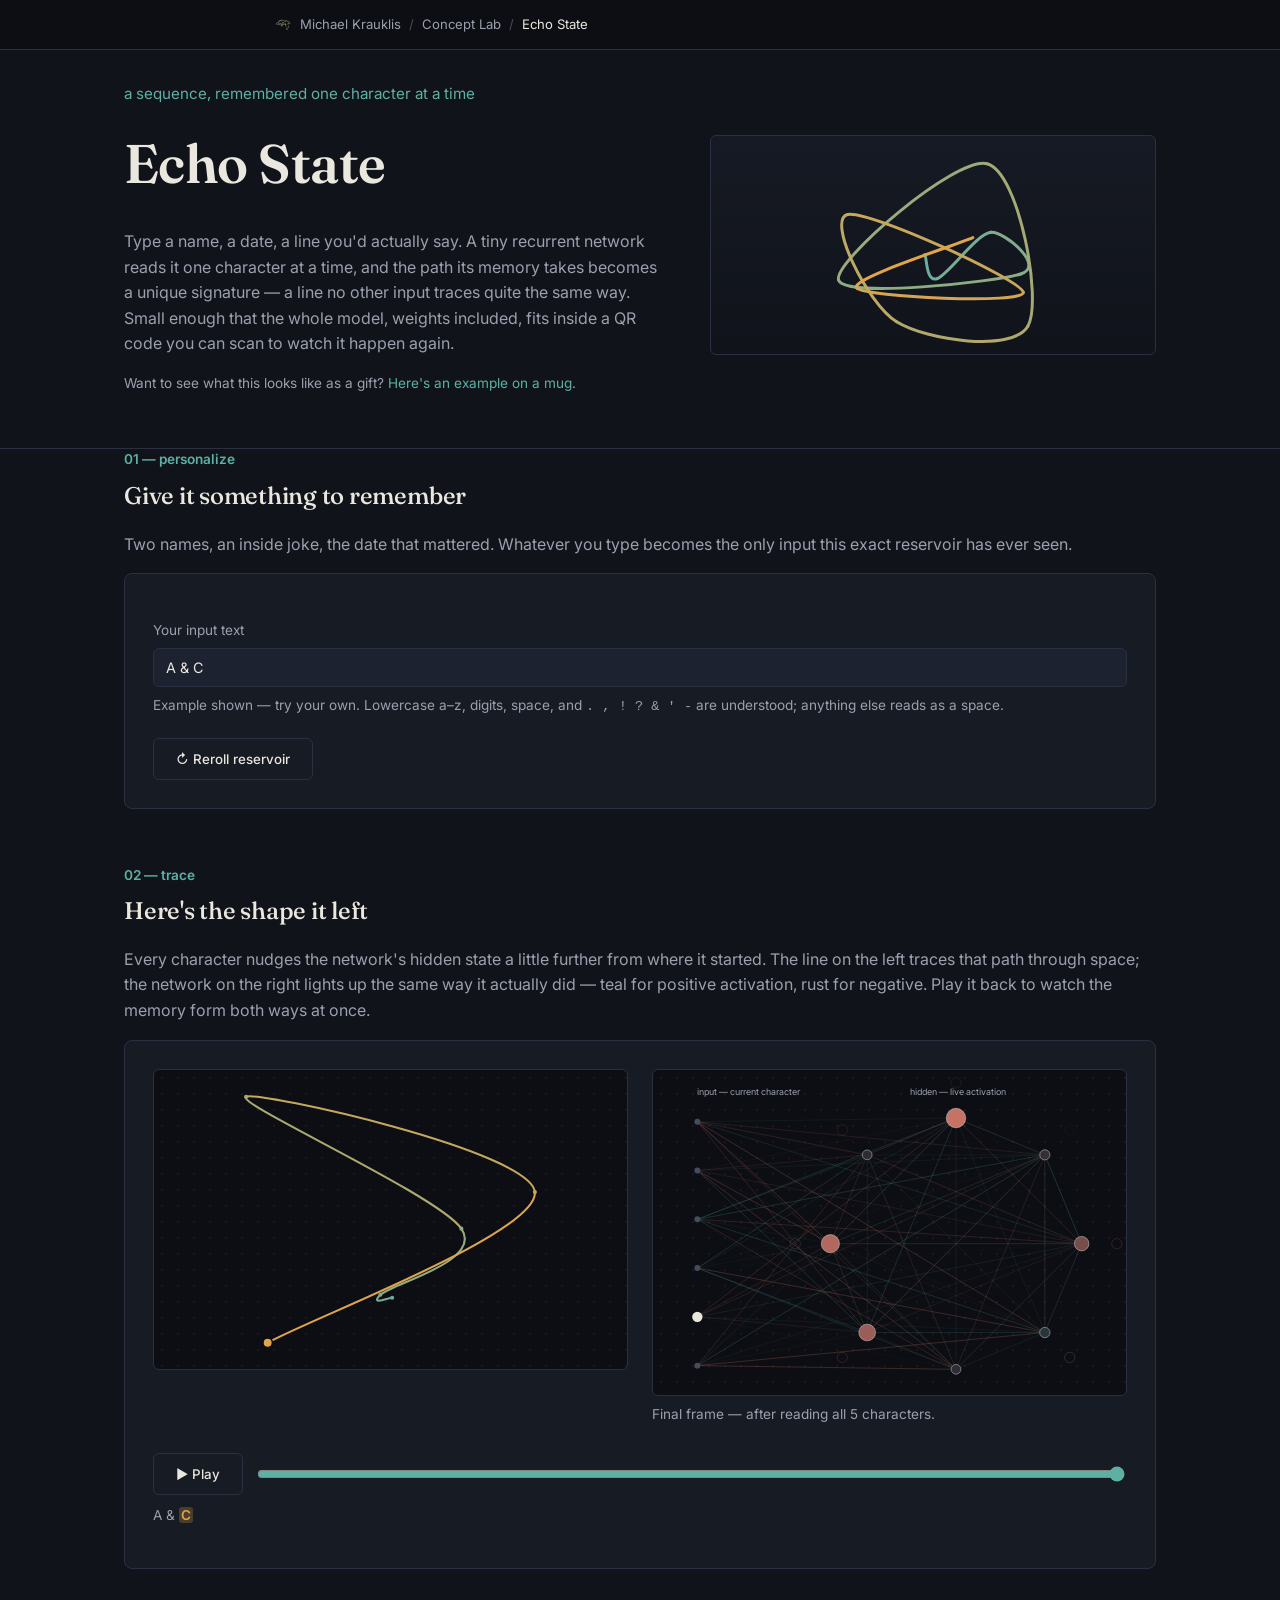
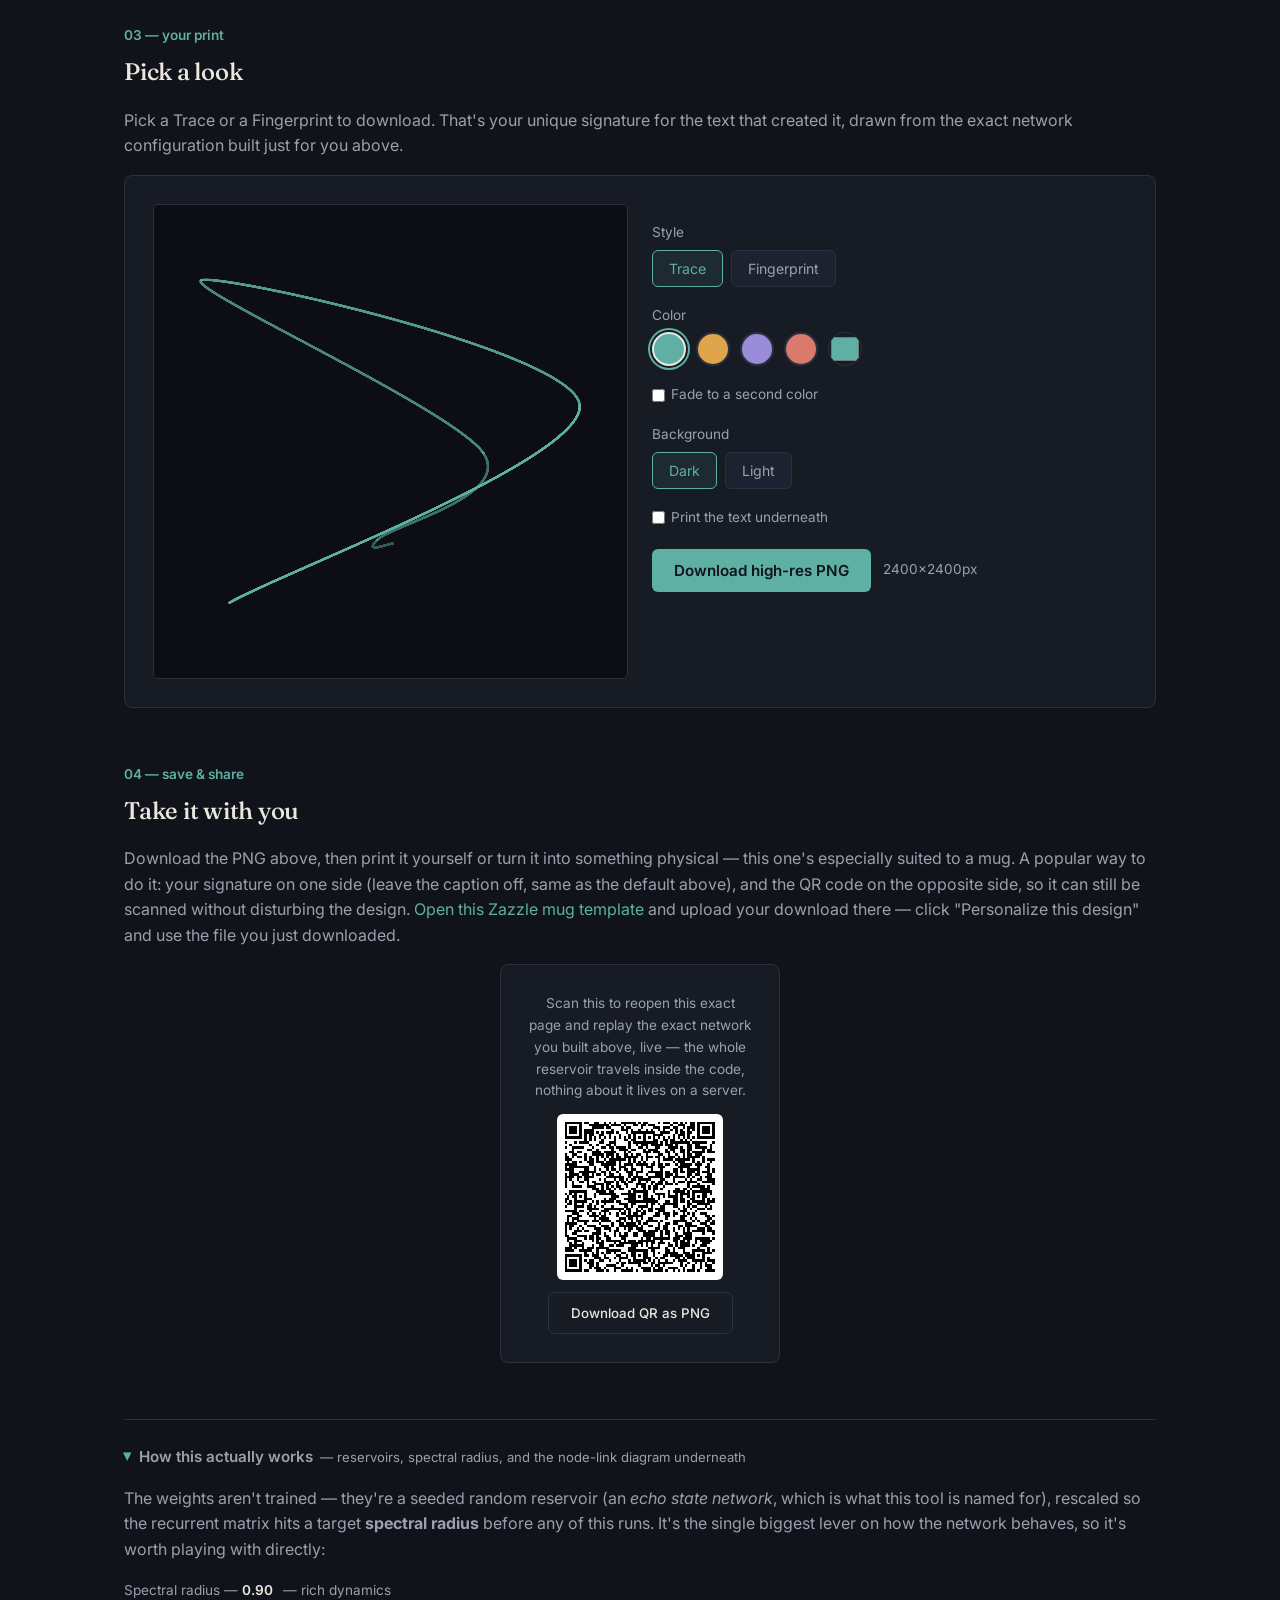
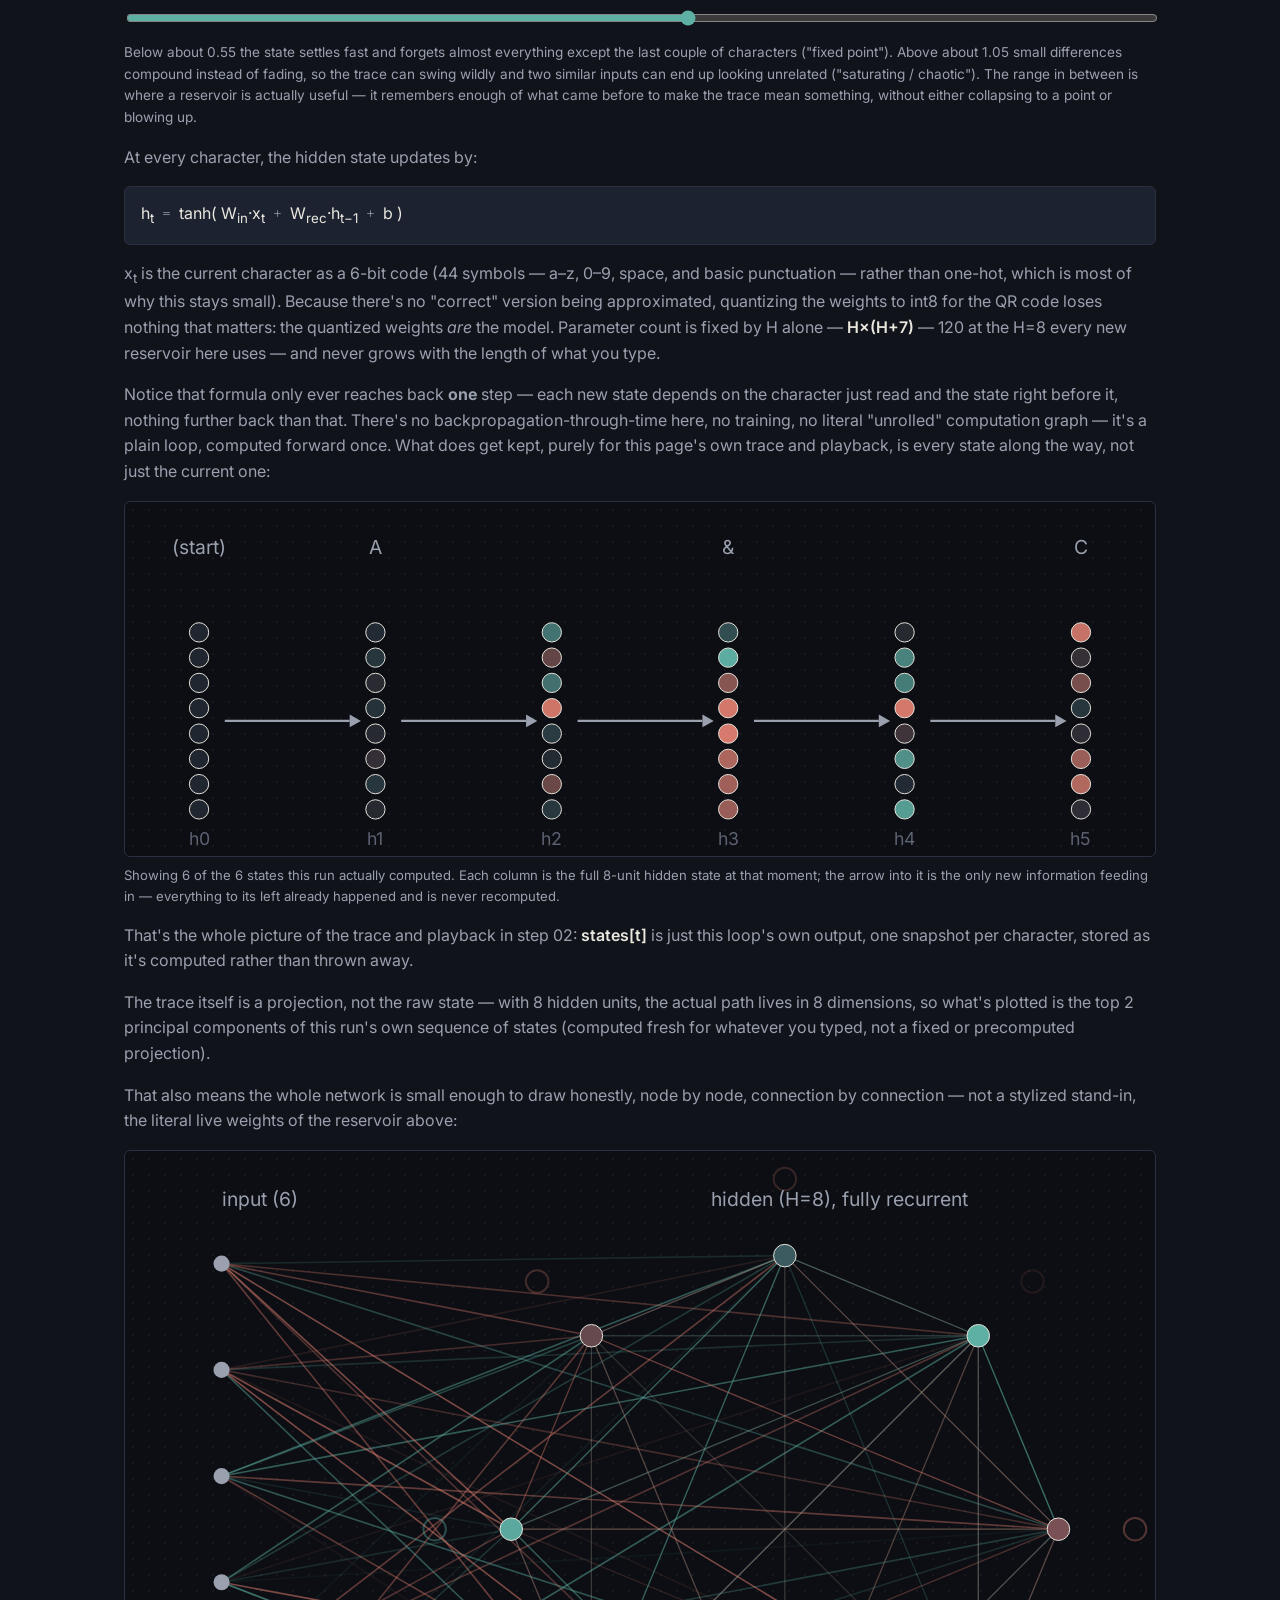
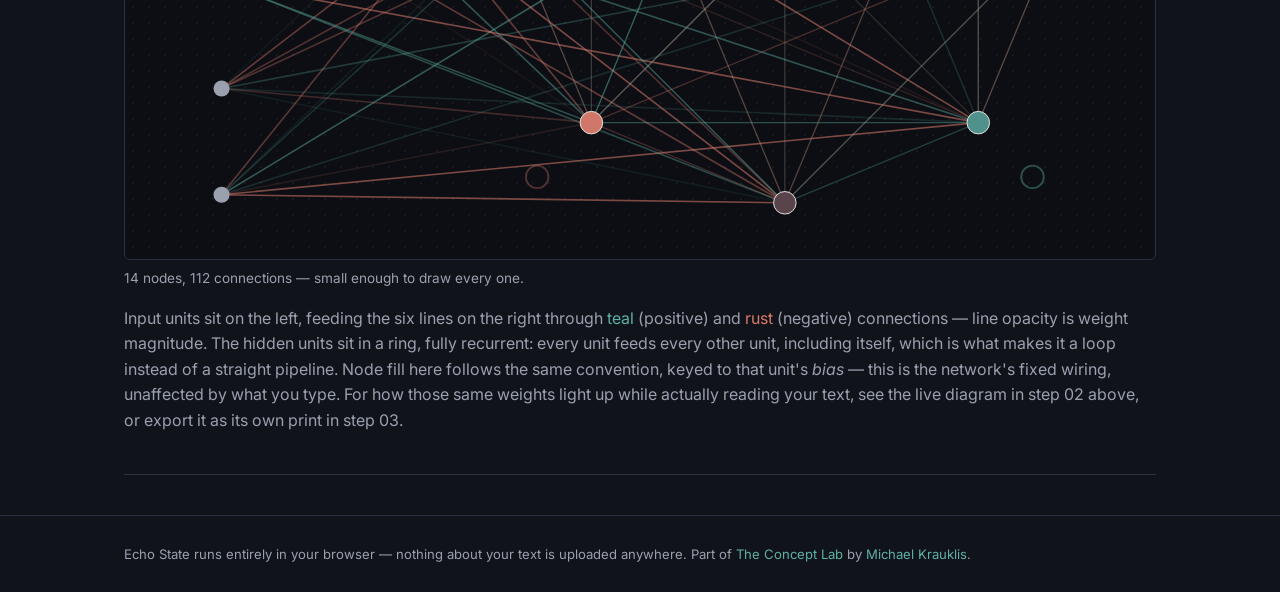
<file: lab/echostate/index.html>
<!DOCTYPE html>
<html lang="en">
<head>
<meta charset="UTF-8">
<meta name="viewport" content="width=device-width, initial-scale=1.0">
<meta name="google-adsense-account" content="ca-pub-5936916546458743">
<title>Echo State — a recurrent network's memory, traced</title>
<meta name="description" content="Type anything and watch a tiny untrained recurrent network's memory trace a unique path through space, one character at a time — export it as a print, or a QR code that replays the exact model live. Entirely in your browser.">
<link rel="canonical" href="https://michaelkrauklis.me/lab/echostate/">
<meta property="og:type" content="website">
<meta property="og:site_name" content="Michael Krauklis">
<meta property="og:title" content="Echo State — a recurrent network's memory, traced">
<meta property="og:description" content="Type anything and watch a tiny untrained recurrent network's memory trace a unique path through space, one character at a time — export it as a print, or a QR code that replays the exact model live. Entirely in your browser.">
<meta property="og:url" content="https://michaelkrauklis.me/lab/echostate/">
<meta property="og:image" content="https://michaelkrauklis.me/lab/echostate/thumbnail.jpg">
<meta name="twitter:card" content="summary">
<meta name="twitter:title" content="Echo State — a recurrent network's memory, traced">
<meta name="twitter:description" content="Type anything and watch a tiny untrained recurrent network's memory trace a unique path through space, one character at a time — export it as a print, or a QR code that replays the exact model live. Entirely in your browser.">
<meta name="twitter:image" content="https://michaelkrauklis.me/lab/echostate/thumbnail.jpg">
<link rel="icon" type="image/png" href="/echo-state-trace-mkconceptlab.png">
<link rel="stylesheet" href="/theme.css">
<style>
  :root{ --accent: var(--teal); --accent-dim: #355952; }

  .wrap{ max-width: 1080px; margin: 0 auto; padding: 0 24px; }

  .toggle-group{ display:flex; gap:8px; flex-wrap:wrap; margin-top:6px; }
  .toggle-group button{
    background: var(--bg-panel-2); border: 1px solid var(--line); color: var(--ink-dim);
    padding: 9px 16px; border-radius: 6px; cursor: pointer; font-family: 'Inter', sans-serif;
    font-size: 0.88rem; transition: all .12s ease;
  }
  .toggle-group button.active{ border-color: var(--accent); color: var(--accent); background: color-mix(in srgb, var(--accent) 10%, transparent); }

  .swatch-row{ display:flex; gap:10px; flex-wrap:wrap; margin-top:6px; align-items:center; }
  .swatch{ width:34px; height:34px; border-radius:50%; border:2px solid var(--line); cursor:pointer; padding:0; }
  .swatch.active{ border-color: var(--ink); box-shadow: 0 0 0 2px var(--bg-panel), 0 0 0 4px var(--accent); }

  .trace-frame, .print-frame, .diagram-frame{
    border: 1px solid var(--line); border-radius: 6px; background:#0c0e13; overflow:hidden;
    background-image: radial-gradient(rgba(233,231,222,0.05) 1px, transparent 1px);
    background-size: 16px 16px;
  }
  svg#trace-svg{ width:100%; height:auto; aspect-ratio: 600/380; display:block; }
  svg#diagram-svg, svg#activation-svg{ width:100%; height:auto; aspect-ratio: 640/440; display:block; }
  svg#unroll-svg{ width:100%; height:auto; aspect-ratio: 640/220; display:block; }
  #printCanvas{ width:100%; height:auto; aspect-ratio:1/1; display:block; background:#0c0e13; }

  .playback{ display:flex; align-items:center; gap:12px; margin-top:14px; }
  #play-btn{ min-width:76px; }
  #scrub{ flex:1; }
  .readhead{ font-family:'Inter', sans-serif; font-size:0.85rem; color: var(--ink-dim); margin-top:10px; word-break:break-all; }
  .readhead mark{ background: color-mix(in srgb, var(--amber) 25%, transparent); color: var(--amber); border-radius:3px; padding:0 2px; font-weight:600; }

  .qr-box{
    display:flex; flex-direction:column; align-items:center; gap:12px; text-align:center;
    max-width: 280px; margin: 0 auto;
  }
  #qrcode{ background:#fff; padding:8px; border-radius:6px; line-height:0; }
  #qrcode img, #qrcode canvas{ display:block; image-rendering:pixelated; width:150px; height:150px; }

  .unroll-caption{ font-size:0.82rem; color: var(--ink-dim); margin-top:8px; }

  .formula{ font-size:1rem; color: var(--ink); margin: 14px 0; padding: 14px 16px; background: var(--bg-panel-2); border-radius:6px; border:1px solid var(--line); }
  .formula .op{ font-family:'Fraunces', Georgia, serif; color: var(--ink-dim); padding: 0 4px; }
</style>
<script async src="https://pagead2.googlesyndication.com/pagead/js/adsbygoogle.js?client=ca-pub-5936916546458743"
     crossorigin="anonymous"></script>
</head>
<body>
<script src="/nav.js"></script>

<header class="hero">
  <div class="wrap hero-grid">
    <div>
      <span class="hero-line">a sequence, remembered one character at a time</span>
      <h1>Echo State</h1>
      <p>Type a name, a date, a line you'd actually say. A tiny recurrent network reads it one
      character at a time, and the path its memory takes becomes a unique signature — a line no
      other input traces quite the same way. Small enough that the whole model, weights
      included, fits inside a QR code you can scan to watch it happen again.</p>
      <p class="status">Want to see what this looks like as a gift?
      <a href="https://www.zazzle.com/it_works_on_my_machine_mug-256797157986925142?rf=238054754631086278" target="_blank" rel="noopener">Here's an example on a mug</a>.</p>
    </div>
    <svg id="heroCanvas" viewBox="0 0 400 220" preserveAspectRatio="xMidYMid meet"></svg>
  </div>
</header>

<main class="wrap">

  <section>
    <span class="step-tag">01 — personalize</span>
    <h2>Give it something to remember</h2>
    <p>Two names, an inside joke, the date that mattered. Whatever you type becomes the only
    input this exact reservoir has ever seen.</p>

    <div class="panel">
      <p class="status" id="replayNote" style="display:none; margin:0 0 16px;">Replaying the exact
      weights carried in this page's link — type something new to see how the same network
      responds, or reroll below to break away and generate your own.</p>
      <label class="field" for="text-input">Your input text</label>
      <input type="text" id="text-input" value="A &amp; C" maxlength="60" autocomplete="off" spellcheck="false">
      <p class="status" style="margin-top:8px;">Example shown — try your own. Lowercase a–z, digits, space, and
      <code>. , ! ? &amp; ' -</code> are understood; anything else reads as a space.</p>
      <div class="actions">
        <button type="button" class="secondary" id="reroll-btn">↻ Reroll reservoir</button>
      </div>
    </div>
  </section>

  <section>
    <span class="step-tag">02 — trace</span>
    <h2>Here's the shape it left</h2>
    <p>Every character nudges the network's hidden state a little further from where it started.
    The line on the left traces that path through space; the network on the right lights up the
    same way it actually did — teal for positive activation, rust for negative. Play it back to
    watch the memory form both ways at once.</p>

    <div class="panel">
      <div class="row">
        <div class="col">
          <div class="trace-frame">
            <svg id="trace-svg" viewBox="0 0 600 380" preserveAspectRatio="xMidYMid meet"></svg>
          </div>
        </div>
        <div class="col">
          <div class="diagram-frame">
            <svg id="activation-svg" viewBox="0 0 640 440" preserveAspectRatio="xMidYMid meet"></svg>
          </div>
          <p class="status" id="activation-caption" style="margin-top:8px;"></p>
        </div>
      </div>
      <div class="playback">
        <button type="button" class="secondary" id="play-btn">▶ Play</button>
        <input type="range" id="scrub" min="0" max="1" step="1" value="1">
      </div>
      <p class="readhead" id="readhead"></p>
    </div>
  </section>

  <section>
    <span class="step-tag">03 — your print</span>
    <h2>Pick a look</h2>
    <p>Pick a Trace or a Fingerprint to download. That's your unique signature for the text that
    created it, drawn from the exact network configuration built just for you above.</p>

    <div class="panel row">
      <div class="col">
        <div class="print-frame">
          <canvas id="printCanvas" width="2400" height="2400"></canvas>
        </div>
      </div>
      <div class="col">
        <label class="field">Style</label>
        <div class="toggle-group" id="printStyleToggle">
          <button type="button" data-style="trace" class="active">Trace</button>
          <button type="button" data-style="network">Fingerprint</button>
        </div>

        <label class="field" id="printColorLabel">Color</label>
        <div class="swatch-row" id="printSwatches">
          <button type="button" class="swatch active" data-color="#5eb0a4" style="background:#5eb0a4;" title="Teal"></button>
          <button type="button" class="swatch" data-color="#e0a54c" style="background:#e0a54c;" title="Amber"></button>
          <button type="button" class="swatch" data-color="#9b8cd9" style="background:#9b8cd9;" title="Violet"></button>
          <button type="button" class="swatch" data-color="#d97a6c" style="background:#d97a6c;" title="Danger"></button>
          <input type="color" id="printCustomColor" value="#5eb0a4" style="width:34px;height:34px;border:1px solid var(--line);border-radius:50%;background:none;cursor:pointer;padding:0;">
        </div>

        <label class="field" style="display:flex; align-items:center; gap:6px;">
          <input type="checkbox" id="printGradientCheck" style="accent-color: var(--accent); margin:0;">
          Fade to a second color
        </label>
        <div class="swatch-row" id="printGradientRow" style="display:none;">
          <button type="button" class="swatch active" data-color="#e0a54c" style="background:#e0a54c;" title="Amber"></button>
          <button type="button" class="swatch" data-color="#5eb0a4" style="background:#5eb0a4;" title="Teal"></button>
          <button type="button" class="swatch" data-color="#9b8cd9" style="background:#9b8cd9;" title="Violet"></button>
          <button type="button" class="swatch" data-color="#d97a6c" style="background:#d97a6c;" title="Danger"></button>
          <input type="color" id="printGradientColor" value="#e0a54c" style="width:34px;height:34px;border:1px solid var(--line);border-radius:50%;background:none;cursor:pointer;padding:0;">
        </div>

        <label class="field">Background</label>
        <div class="toggle-group" id="printBgToggle">
          <button type="button" data-bg="dark" class="active">Dark</button>
          <button type="button" data-bg="light">Light</button>
        </div>

        <label class="field" style="display:flex; align-items:center; gap:6px;">
          <input type="checkbox" id="printCaptionCheck" style="accent-color: var(--accent); margin:0;">
          Print the text underneath
        </label>

        <div class="actions">
          <button type="button" class="primary" id="downloadPrintBtn">Download high-res PNG</button>
          <span class="status">2400×2400px</span>
        </div>
      </div>
    </div>
  </section>

  <section id="shareSection">
    <span class="step-tag">04 — save &amp; share</span>
    <h2>Take it with you</h2>
    <p>Download the PNG above, then print it yourself or turn it into something physical — this
    one's especially suited to a mug. A popular way to do it: your signature on one side (leave
    the caption off, same as the default above), and the QR code on the opposite side, so it can
    still be scanned without disturbing the design.
    <a href="https://www.zazzle.com/design_your_own_logo_design_coffee_mug-256206116898885602?rf=238054754631086278" target="_blank" rel="noopener">Open this Zazzle mug template</a>
    and upload your download there — click "Personalize this design" and use the file you just
    downloaded.</p>

    <div class="panel qr-box" style="margin-top:16px;">
      <p class="status" style="margin:0;">Scan this to reopen this exact page and replay the exact
      network you built above, live — the whole reservoir travels inside the code, nothing about
      it lives on a server.</p>
      <div id="qrcode"></div>
      <button type="button" class="secondary" id="downloadQrBtn">Download QR as PNG</button>
    </div>
  </section>

  <details class="disclosure advanced" open>
    <summary>How this actually works <span class="adv-sub">— reservoirs, spectral radius, and the node-link diagram underneath</span></summary>
    <div class="disclosure-body">

      <p>The weights aren't trained — they're a seeded random reservoir (an <i>echo state
      network</i>, which is what this tool is named for), rescaled so the recurrent matrix hits a
      target <b>spectral radius</b> before any of this runs. It's the single biggest lever on how
      the network behaves, so it's worth playing with directly:</p>

      <label class="field">Spectral radius — <span class="field-value" id="radius-val">0.90</span>
        <span class="status" id="regime-label" style="margin-left:6px;"></span></label>
      <input type="range" id="radius-range" min="0.3" max="1.4" step="0.05" value="0.9">
      <p class="status" style="margin-top:8px;">Below about 0.55 the state settles fast and
      forgets almost everything except the last couple of characters ("fixed point"). Above about
      1.05 small differences compound instead of fading, so the trace can swing wildly and two
      similar inputs can end up looking unrelated ("saturating / chaotic"). The range in between
      is where a reservoir is actually useful — it remembers enough of what came before to make
      the trace mean something, without either collapsing to a point or blowing up.</p>

      <p style="margin-top:16px;">At every character, the hidden state updates by:</p>

      <div class="formula">h<sub>t</sub> <span class="op">=</span> tanh( W<sub>in</sub>·x<sub>t</sub> <span class="op">+</span> W<sub>rec</sub>·h<sub>t−1</sub> <span class="op">+</span> b )</div>

      <p>x<sub>t</sub> is the current character as a 6-bit code (44 symbols — a–z, 0–9, space, and
      basic punctuation — rather than one-hot, which is most of why this stays small). Because
      there's no "correct" version being approximated, quantizing the weights to int8 for the QR
      code loses nothing that matters: the quantized weights <i>are</i> the model. Parameter count
      is fixed by H alone — <span class="field-value">H×(H+7)</span> — 120 at the H=8 every new
      reservoir here uses — and never grows with the length of what you type.</p>

      <p style="margin-top:16px;">Notice that formula only ever reaches back <b>one</b> step —
      each new state depends on the character just read and the state right before it, nothing
      further back than that. There's no backpropagation-through-time here, no training, no
      literal "unrolled" computation graph — it's a plain loop, computed forward once. What does
      get kept, purely for this page's own trace and playback, is every state along the way, not
      just the current one:</p>

      <div class="diagram-frame">
        <svg id="unroll-svg" viewBox="0 0 640 220" preserveAspectRatio="xMidYMid meet"></svg>
      </div>
      <p class="status unroll-caption" id="unroll-caption"></p>

      <p style="margin-top:16px;">That's the whole picture of the trace and playback in step 02:
      <span class="field-value">states[t]</span> is just this loop's own output, one snapshot per
      character, stored as it's computed rather than thrown away.</p>

      <p style="margin-top:16px;">The trace itself is a projection, not the raw state — with 8
      hidden units, the actual path lives in 8 dimensions, so what's plotted is the top 2
      principal components of this run's own sequence of states (computed fresh for whatever you
      typed, not a fixed or precomputed projection).</p>

      <p style="margin-top:16px;">That also means the whole network is small enough to draw
      honestly, node by node, connection by connection — not a stylized stand-in, the literal live
      weights of the reservoir above:</p>

      <div class="diagram-frame">
        <svg id="diagram-svg" viewBox="0 0 640 440" preserveAspectRatio="xMidYMid meet"></svg>
      </div>
      <p class="status" id="diagram-caption" style="margin-top:8px;"></p>

      <p style="margin-top:16px;">Input units sit on the left, feeding the six lines on the right
      through <span style="color:var(--teal);">teal</span> (positive) and
      <span style="color:var(--danger);">rust</span> (negative) connections — line opacity is
      weight magnitude. The hidden units sit in a ring, fully recurrent: every unit feeds every
      other unit, including itself, which is what makes it a loop instead of a straight pipeline.
      Node fill here follows the same convention, keyed to that unit's <i>bias</i> — this is the
      network's fixed wiring, unaffected by what you type. For how those same weights light up
      while actually reading your text, see the live diagram in step 02 above, or export it as
      its own print in step 03.</p>

    </div>
  </details>

  <hr class="divider">
</main>

<footer>
  <div class="wrap">
    Echo State runs entirely in your browser — nothing about your text is uploaded anywhere.
    Part of <a href="/lab/">The Concept Lab</a> by <a href="/">Michael Krauklis</a>.
  </div>
</footer>

<script src="qrcode.min.js"></script>
<script>
(function(){
  "use strict";

  var ALPHABET = "abcdefghijklmnopqrstuvwxyz0123456789 .,!?&'-";
  var COLOR_START = '#5eb0a4', COLOR_END = '#e0a54c';

  function mulberry32(a){
    return function(){
      a |= 0; a = a + 0x6D2B79F5 | 0;
      var t = Math.imul(a ^ a >>> 15, 1 | a);
      t = t + Math.imul(t ^ t >>> 7, 61 | t) ^ t;
      return ((t ^ t >>> 14) >>> 0) / 4294967296;
    };
  }
  function matVec(mat, vec, H){ var out = new Array(H); for (var i=0;i<H;i++){ var s=0; for (var j=0;j<H;j++) s += mat[i][j]*vec[j]; out[i]=s; } return out; }
  function dot(a,b){ var s=0; for (var i=0;i<a.length;i++) s += a[i]*b[i]; return s; }

  function specRadius(mat, H){
    var v = new Array(H).fill(0).map(function(_,i){ return Math.sin(i*1.3+1)+2; });
    var n0 = Math.sqrt(v.reduce(function(s,x){ return s+x*x; },0)); v = v.map(function(x){ return x/n0; });
    var lambda = 1;
    for (var k=0;k<80;k++){
      var v2 = matVec(mat,v,H);
      var n2 = Math.sqrt(v2.reduce(function(s,x){ return s+x*x; },0)) || 1e-9;
      v = v2.map(function(x){ return x/n2; });
      lambda = n2;
    }
    return lambda;
  }

  function buildReservoir(seed, H, targetRadius){
    var rnd = mulberry32(seed >>> 0);
    var Win = Array.from({length:H}, function(){ return Array.from({length:6}, function(){ return rnd()*2-1; }); });
    var Wrec = Array.from({length:H}, function(){ return Array.from({length:H}, function(){ return rnd()*2-1; }); });
    var bias = Array.from({length:H}, function(){ return (rnd()*2-1)*0.15; });
    var sr = specRadius(Wrec, H);
    var scale = sr > 1e-6 ? targetRadius/sr : 1;
    Wrec = Wrec.map(function(row){ return row.map(function(v){ return v*scale; }); });
    return {Win:Win, Wrec:Wrec, bias:bias, H:H};
  }

  function charIndex(ch){ var c = ch.toLowerCase(); var idx = ALPHABET.indexOf(c); return idx>=0 ? idx : ALPHABET.indexOf(' '); }
  function code6(idx){ var bits = new Array(6); for (var b=0;b<6;b++) bits[5-b] = (idx>>b)&1; return bits; }

  function runForward(text, model, H){
    var h = new Array(H).fill(0);
    var states = [h.slice()];
    for (var k=0;k<text.length;k++){
      var bits = code6(charIndex(text[k]));
      var newH = new Array(H);
      for (var i=0;i<H;i++){
        var s = model.bias[i];
        for (var j=0;j<6;j++) s += model.Win[i][j]*bits[j];
        for (var j2=0;j2<H;j2++) s += model.Wrec[i][j2]*h[j2];
        newH[i] = Math.tanh(s);
      }
      h = newH;
      states.push(h.slice());
    }
    return states;
  }

  function pca2(states, H){
    var n = states.length;
    var mean = new Array(H).fill(0);
    states.forEach(function(v){ v.forEach(function(x,i){ mean[i]+=x; }); });
    for (var i=0;i<H;i++) mean[i] /= n;
    var centered = states.map(function(v){ return v.map(function(x,i){ return x-mean[i]; }); });
    var cov = Array.from({length:H}, function(){ return new Array(H).fill(0); });
    centered.forEach(function(v){ for (var a=0;a<H;a++) for (var b=0;b<H;b++) cov[a][b] += v[a]*v[b]; });
    for (var a2=0;a2<H;a2++) for (var b2=0;b2<H;b2++) cov[a2][b2] /= Math.max(1, n-1);

    function powerIterVec(mat, deflateVec){
      var v = new Array(H).fill(0).map(function(_,i){ return Math.sin(i*0.7+1)+2; });
      for (var iter=0; iter<120; iter++){
        var v2 = matVec(mat, v, H);
        if (deflateVec){ var d = dot(v2, deflateVec); v2 = v2.map(function(x,i){ return x-d*deflateVec[i]; }); }
        var norm = Math.sqrt(v2.reduce(function(s,x){ return s+x*x; },0)) || 1e-9;
        v = v2.map(function(x){ return x/norm; });
      }
      return v;
    }
    var pc1 = powerIterVec(cov, null);
    var cv1 = matVec(cov, pc1, H);
    var lambda1 = dot(cv1, pc1);
    var cov2 = cov.map(function(row,i){ return row.map(function(val,j){ return val - lambda1*pc1[i]*pc1[j]; }); });
    var pc2 = powerIterVec(cov2, null);
    return centered.map(function(v){ return [dot(v,pc1), dot(v,pc2)]; });
  }

  function project(states, H){
    if (H <= 2) return states.map(function(v){ return [v[0]||0, v[1]||0]; });
    return pca2(states, H);
  }

  // ---- quantized weight payload: encode() builds what the QR carries, decode() rebuilds an
  // exact model from it. There's no "correct" trained version being approximated here, so int8
  // quantization loses nothing that matters -- the quantized weights ARE the model, both ways.
  function buildPayload(model, H, text){
    var flat = [];
    model.Win.forEach(function(r){ r.forEach(function(v){ flat.push(v); }); });
    model.Wrec.forEach(function(r){ r.forEach(function(v){ flat.push(v); }); });
    model.bias.forEach(function(v){ flat.push(v); });
    var maxAbs = Math.max.apply(null, [1e-6].concat(flat.map(function(v){ return Math.abs(v); })));
    var scaleByte = Math.max(0, Math.min(255, Math.round(maxAbs*40)));
    var decodedMax = scaleByte/40;
    var qScale = 127/Math.max(1e-6, decodedMax);
    var textBytes = new TextEncoder().encode(text);
    var bytes = new Uint8Array(2 + flat.length + textBytes.length);
    bytes[0] = H; bytes[1] = scaleByte;
    flat.forEach(function(v,i){
      var q = Math.round(v*qScale);
      q = Math.max(-127, Math.min(127, q));
      bytes[2+i] = q+128;
    });
    bytes.set(textBytes, 2+flat.length);
    return {bytes:bytes, weightBytes:2+flat.length, textBytes:textBytes.length, params:flat.length};
  }

  function decodePayload(bytes){
    if (bytes.length < 2) return null;
    var H = bytes[0], scaleByte = bytes[1];
    if (H < 1 || H > 64) return null;
    var decodedMax = scaleByte/40;
    var qScale = 127/Math.max(1e-6, decodedMax);
    var nWeights = H*6 + H*H + H;
    if (bytes.length < 2+nWeights) return null;
    var flat = [];
    for (var i=0;i<nWeights;i++) flat.push((bytes[2+i]-128)/qScale);
    var idx = 0, Win = [], Wrec = [], bias = [];
    for (var r=0;r<H;r++){ var row=[]; for (var c=0;c<6;c++) row.push(flat[idx++]); Win.push(row); }
    for (var r2=0;r2<H;r2++){ var row2=[]; for (var c2=0;c2<H;c2++) row2.push(flat[idx++]); Wrec.push(row2); }
    for (var b=0;b<H;b++) bias.push(flat[idx++]);
    var text = '';
    try { text = new TextDecoder().decode(bytes.slice(2+nWeights)); } catch(e){}
    return {H:H, model:{Win:Win, Wrec:Wrec, bias:bias, H:H}, text:text};
  }

  function toBase64Url(bytes){
    var bin = '';
    bytes.forEach(function(b){ bin += String.fromCharCode(b); });
    return btoa(bin).replace(/\+/g,'-').replace(/\//g,'_').replace(/=+$/,'');
  }
  function fromBase64Url(str){
    str = str.replace(/-/g,'+').replace(/_/g,'/');
    while (str.length % 4) str += '=';
    var bin = atob(str);
    var bytes = new Uint8Array(bin.length);
    for (var i=0;i<bin.length;i++) bytes[i] = bin.charCodeAt(i);
    return bytes;
  }

  function hexToRgb(hex){ return [parseInt(hex.slice(1,3),16), parseInt(hex.slice(3,5),16), parseInt(hex.slice(5,7),16)]; }
  function lerpColor(hexA, hexB, t){
    var a = hexToRgb(hexA), b = hexToRgb(hexB);
    var r = a.map(function(v,i){ return Math.round(v + (b[i]-v)*t); });
    return 'rgb(' + r.join(',') + ')';
  }
  function rgba(hex, alpha){ var c = hexToRgb(hex); return 'rgba(' + c.join(',') + ',' + alpha + ')'; }
  // lerpColor() returns an "rgb(...)" string, not a hex string, so it can't be fed straight
  // back into rgba() -- this does the same interpolation but returns rgba(...) with alpha baked
  // in directly, for the gradient print modes that need both hue blending and opacity together.
  function lerpRgba(hexA, hexB, t, alpha){
    var a = hexToRgb(hexA), b = hexToRgb(hexB);
    var r = a.map(function(v,i){ return Math.round(v + (b[i]-v)*t); });
    return 'rgba(' + r.join(',') + ',' + alpha + ')';
  }

  // ---- state ----
  // H is fixed at 8 for every newly-generated reservoir -- a replayed link (see initFromUrl())
  // can still carry a different H from an older share, since decodePayload() stays general.
  var FIXED_H = 8;
  var state = { H: FIXED_H, seed: 42, radius: 0.9, text: 'A & C', t: 0, playing: false, playTimer: null,
                printColor: '#5eb0a4', printGradient: false, printColorEnd: '#e0a54c',
                printBg: 'dark', printCaption: false, printStyle: 'trace',
                replayModel: null };

  var textInput = document.getElementById('text-input');
  var radiusRange = document.getElementById('radius-range');
  var radiusVal = document.getElementById('radius-val');
  var regimeLabel = document.getElementById('regime-label');
  var rerollBtn = document.getElementById('reroll-btn');
  var replayNote = document.getElementById('replayNote');
  var svg = document.getElementById('trace-svg');
  var playBtn = document.getElementById('play-btn');
  var scrub = document.getElementById('scrub');
  var readhead = document.getElementById('readhead');
  var qrDiv = document.getElementById('qrcode');
  var downloadQrBtn = document.getElementById('downloadQrBtn');
  var printCanvas = document.getElementById('printCanvas');
  var printSwatches = document.getElementById('printSwatches');
  var printCustomColor = document.getElementById('printCustomColor');
  var printGradientCheck = document.getElementById('printGradientCheck');
  var printGradientRow = document.getElementById('printGradientRow');
  var printGradientColor = document.getElementById('printGradientColor');
  var printBgToggle = document.getElementById('printBgToggle');
  var printCaptionCheck = document.getElementById('printCaptionCheck');
  var downloadPrintBtn = document.getElementById('downloadPrintBtn');
  var diagramSvg = document.getElementById('diagram-svg');
  var diagramCaption = document.getElementById('diagram-caption');
  var activationSvg = document.getElementById('activation-svg');
  var activationCaption = document.getElementById('activation-caption');
  var unrollSvg = document.getElementById('unroll-svg');
  var unrollCaption = document.getElementById('unroll-caption');
  var printStyleToggle = document.getElementById('printStyleToggle');
  var heroCanvas = document.getElementById('heroCanvas');

  var cached = null;

  function regimeFor(sr){
    if (sr < 0.55) return 'fixed point — short memory';
    if (sr <= 1.05) return 'rich dynamics';
    return 'saturating / chaotic';
  }

  function exitReplay(){
    if (!state.replayModel) return;
    state.replayModel = null;
    replayNote.style.display = 'none';
  }

  function recompute(){
    var model = state.replayModel || buildReservoir(state.seed, state.H, state.radius);
    var states = runForward(state.text, model, state.H);
    var points = project(states, state.H);
    var payload = buildPayload(model, state.H, state.text);
    cached = {model:model, states:states, points:points, payload:payload};
    cached.url = location.origin + location.pathname + '?d=' + toBase64Url(payload.bytes);

    regimeLabel.textContent = state.replayModel ? '' : '— ' + regimeFor(state.radius);

    scrub.max = String(state.text.length);
    if (state.t > state.text.length) state.t = state.text.length;
    scrub.value = String(state.t);

    renderTrace();
    renderReadhead();
    renderUnroll();
    renderActivationDiagram();
    renderQR();
    renderPrint();
    renderDiagram();
  }

  function computeLayout(points, W, H, pad){
    var xs = points.map(function(p){ return p[0]; }), ys = points.map(function(p){ return p[1]; });
    var minX = Math.min.apply(null, xs), maxX = Math.max.apply(null, xs);
    var minY = Math.min.apply(null, ys), maxY = Math.max.apply(null, ys);
    var spanX = Math.max(maxX-minX, 1e-6), spanY = Math.max(maxY-minY, 1e-6);
    var scale = Math.min((W-2*pad)/spanX, (H-2*pad)/spanY);
    var cx = (minX+maxX)/2, cy = (minY+maxY)/2;
    return function(p){ return [ W/2 + (p[0]-cx)*scale, H/2 - (p[1]-cy)*scale ]; };
  }

  function escapeXml(s){ return String(s).replace(/&/g,'&amp;').replace(/</g,'&lt;').replace(/>/g,'&gt;'); }

  // Catmull-Rom control points for a smooth curve through pts[i] -> pts[i+1] (clamped at ends).
  function catmullRomPoint(pts, i){
    var p0 = pts[Math.max(0,i-1)];
    var p1 = pts[i];
    var p2 = pts[i+1];
    var p3 = pts[Math.min(pts.length-1, i+2)];
    return {
      c1: [ p1[0] + (p2[0]-p0[0])/6, p1[1] + (p2[1]-p0[1])/6 ],
      c2: [ p2[0] - (p3[0]-p1[0])/6, p2[1] - (p3[1]-p1[1])/6 ]
    };
  }

  // Shared node placement for both the structure diagram and the live activation diagram --
  // same layout so the two read as views of the same network, not two different drawings.
  // INPUT_X + radius on the right vs. INPUT_X on the left are balanced around CX so the whole
  // input+ring diagram centers in the 640-wide viewBox, not just the ring on its own.
  var NODE_INPUT_X = 60, NODE_RADIUS = 170, NODE_CX = 640 - NODE_INPUT_X - NODE_RADIUS, NODE_CY = 235;
  function computeNodeLayout(H){
    var cx = NODE_CX, cy = NODE_CY, radius = NODE_RADIUS;
    var hiddenPos = []; for (var i=0;i<H;i++){ var ang = (i/H)*2*Math.PI - Math.PI/2; hiddenPos.push([cx+radius*Math.cos(ang), cy+radius*Math.sin(ang)]); }
    var inputPos = []; var top = 70, bottom = 400; for (var k=0;k<6;k++){ var y = top + (bottom-top)*(k/5); inputPos.push([NODE_INPUT_X, y]); }
    return {cx:cx, cy:cy, radius:radius, hiddenPos:hiddenPos, inputPos:inputPos};
  }

  function renderTrace(){
    var points = cached.points;
    var upto = Math.min(state.t, points.length-1);
    var toSvg = computeLayout(points, 600, 380, 34);
    var svgPoints = points.map(toSvg);
    var n = points.length;

    var parts = [];
    for (var i=0;i<Math.min(upto, n-1);i++){
      var t1 = n>1 ? (i+1)/(n-1) : 0;
      var strokeCol = lerpColor(COLOR_START, COLOR_END, t1);
      var cp = catmullRomPoint(svgPoints, i);
      var p0 = svgPoints[i], p1 = svgPoints[i+1];
      parts.push('<path d="M '+p0[0].toFixed(2)+' '+p0[1].toFixed(2)+' C '+cp.c1[0].toFixed(2)+' '+cp.c1[1].toFixed(2)+', '+cp.c2[0].toFixed(2)+' '+cp.c2[1].toFixed(2)+', '+p1[0].toFixed(2)+' '+p1[1].toFixed(2)+'" stroke="'+strokeCol+'" stroke-width="2.6" fill="none" stroke-linecap="round"/>');
    }
    for (var j=0;j<=upto;j++){
      var tj = n>1 ? j/(n-1) : 0;
      var cj = lerpColor(COLOR_START, COLOR_END, tj);
      var pj = svgPoints[j];
      var r = (j===upto) ? 6 : 2.6;
      var extra = (j===upto) ? ' stroke="#0c0e13" stroke-width="2"' : '';
      parts.push('<circle cx="'+pj[0].toFixed(2)+'" cy="'+pj[1].toFixed(2)+'" r="'+r+'" fill="'+cj+'"'+extra+'><title>'+(j===0? '(start)': escapeXml(state.text[j-1]))+'</title></circle>');
    }
    svg.innerHTML = parts.join('');
  }

  function renderReadhead(){
    var text = state.text, upto = state.t;
    if (!text.length){ readhead.textContent = '(empty)'; return; }
    var shown = text.length > 60 ? text.slice(0,60)+'…' : text;
    var html = '';
    for (var i=0;i<shown.length;i++){
      var ch = escapeXml(shown[i]);
      html += (i === upto-1) ? '<mark>'+ch+'</mark>' : ch;
    }
    readhead.innerHTML = html;
  }

  function renderQR(){
    qrDiv.innerHTML = '';
    if (window.QRCode){ new QRCode(qrDiv, { text: cached.url, width:150, height:150, correctLevel: QRCode.CorrectLevel.M }); }
  }

  function renderPrint(){
    var ctx = printCanvas.getContext('2d');
    var W = printCanvas.width, H = printCanvas.height;
    var bg = state.printBg === 'dark' ? '#0c0e13' : '#f4f2ea';
    ctx.fillStyle = bg; ctx.fillRect(0,0,W,H);

    var captionSpace = state.printCaption ? 280 : 0;

    if (state.printStyle === 'network'){
      drawNetworkPrint(ctx, W, H, captionSpace);
    } else {
      var toSvg = computeLayout(cached.points, W, H-captionSpace-160, 240);
      var pts = cached.points.map(toSvg).map(function(p){ return [p[0], p[1]+80]; });
      var n = pts.length;

      for (var i=0;i<n-1;i++){
        var t1 = n>1 ? (i+1)/(n-1) : 0;
        var cp = catmullRomPoint(pts, i);
        // Gradient mode blends hue along the trace (same convention as the live on-screen
        // preview's teal-to-amber default) instead of fading one color's opacity -- full
        // strength throughout, since the changing hue itself already reads as progression.
        ctx.strokeStyle = state.printGradient
          ? lerpColor(state.printColor, state.printColorEnd, t1)
          : rgba(state.printColor, 0.35 + 0.65*t1);
        ctx.lineWidth = 14;
        ctx.lineCap = 'round';
        ctx.beginPath();
        ctx.moveTo(pts[i][0], pts[i][1]);
        ctx.bezierCurveTo(cp.c1[0], cp.c1[1], cp.c2[0], cp.c2[1], pts[i+1][0], pts[i+1][1]);
        ctx.stroke();
      }
    }

    if (state.printCaption && state.text.trim()){
      ctx.fillStyle = state.printBg === 'dark' ? '#e9e7de' : '#20242c';
      ctx.font = '600 92px Fraunces, Georgia, serif';
      ctx.textAlign = 'center';
      ctx.fillText(state.text.toUpperCase(), W/2, H-140);
    }
  }

  // Network print style: the same node-link diagram as the live view, frozen at the final
  // frame (after the whole text has been read), monochrome in the chosen accent -- a clean
  // one-hue "lit circuit" rendering meant for merch rather than for reading exact values.
  function drawNetworkPrint(ctx, W, H, captionSpace){
    var Hn = state.H, model = cached.model;
    var layout = computeNodeLayout(Hn);
    var final = cached.states[cached.states.length-1];
    var lastCharIdx = state.text.length > 0 ? charIndex(state.text[state.text.length-1]) : -1;
    var bits = lastCharIdx >= 0 ? code6(lastCharIdx) : [0,0,0,0,0,0];

    var pad = 200;
    var destH = H - captionSpace - 160;
    var scale = Math.min((W-2*pad)/640, (destH-2*pad)/440);
    var destCx = W/2, destCy = 80 + destH/2;
    function mapPt(p){ return [ destCx + (p[0]-layout.cx)*scale, destCy + (p[1]-layout.cy)*scale ]; }

    var flatAbs = [];
    model.Win.forEach(function(r){ r.forEach(function(v){ flatAbs.push(Math.abs(v)); }); });
    model.Wrec.forEach(function(r){ r.forEach(function(v){ flatAbs.push(Math.abs(v)); }); });
    var maxAbsW = Math.max.apply(null, [1e-6].concat(flatAbs));

    var hiddenPos = layout.hiddenPos.map(mapPt), inputPos = layout.inputPos.map(mapPt);

    ctx.lineCap = 'round';
    for (var hI=0; hI<Hn; hI++){
      for (var inI=0; inI<6; inI++){
        var w = model.Win[hI][inI];
        var op = Math.min(0.16, 0.02 + 0.16*(Math.abs(w)/maxAbsW));
        ctx.strokeStyle = rgba(state.printColor, op);
        ctx.lineWidth = Math.max(1, 2*scale);
        ctx.beginPath(); ctx.moveTo(inputPos[inI][0], inputPos[inI][1]); ctx.lineTo(hiddenPos[hI][0], hiddenPos[hI][1]); ctx.stroke();
      }
    }
    for (var a=0; a<Hn; a++){
      for (var b=0; b<Hn; b++){
        if (a === b) continue;
        var wr = model.Wrec[a][b];
        var opr = Math.min(0.18, 0.02 + 0.18*(Math.abs(wr)/maxAbsW));
        ctx.strokeStyle = rgba(state.printColor, opr);
        ctx.lineWidth = Math.max(1, 1.6*scale);
        ctx.beginPath(); ctx.moveTo(hiddenPos[a][0], hiddenPos[a][1]); ctx.lineTo(hiddenPos[b][0], hiddenPos[b][1]); ctx.stroke();
      }
    }
    for (var iN=0; iN<6; iN++){
      var active = bits[iN] === 1;
      ctx.fillStyle = rgba(state.printColor, active ? 0.9 : 0.18);
      ctx.beginPath(); ctx.arc(inputPos[iN][0], inputPos[iN][1], (active?9:5)*scale, 0, 2*Math.PI); ctx.fill();
    }
    for (var hN=0; hN<Hn; hN++){
      var mag = Math.min(1, Math.abs(final[hN]));
      // Gradient mode blends hue around the ring by unit index -- there's no "start to end"
      // sequence here the way the trace has one, but the ring order is still the one natural
      // axis to blend across, and it's the dominant visual element in this print style.
      ctx.fillStyle = state.printGradient
        ? lerpRgba(state.printColor, state.printColorEnd, hN/Math.max(1,Hn-1), 0.18 + 0.75*mag)
        : rgba(state.printColor, 0.18 + 0.75*mag);
      ctx.beginPath(); ctx.arc(hiddenPos[hN][0], hiddenPos[hN][1], (9+11*mag)*scale, 0, 2*Math.PI); ctx.fill();
    }
  }

  function renderDiagram(){
    var H = state.H, model = cached.model;
    var layout = computeNodeLayout(H);
    var hiddenPos = layout.hiddenPos, inputPos = layout.inputPos, cx = layout.cx, cy = layout.cy;

    var flatAbs = [];
    model.Win.forEach(function(r){ r.forEach(function(v){ flatAbs.push(Math.abs(v)); }); });
    model.Wrec.forEach(function(r){ r.forEach(function(v){ flatAbs.push(Math.abs(v)); }); });
    var maxAbs = Math.max.apply(null, [1e-6].concat(flatAbs));

    var parts = [];
    // input -> hidden edges
    for (var hI=0; hI<H; hI++){
      for (var inI=0; inI<6; inI++){
        var w = model.Win[hI][inI];
        var op = Math.min(0.55, 0.06 + 0.55*(Math.abs(w)/maxAbs));
        var col = w >= 0 ? '#5eb0a4' : '#d97a6c';
        parts.push('<line x1="'+inputPos[inI][0]+'" y1="'+inputPos[inI][1]+'" x2="'+hiddenPos[hI][0].toFixed(1)+'" y2="'+hiddenPos[hI][1].toFixed(1)+'" stroke="'+col+'" stroke-opacity="'+op.toFixed(2)+'" stroke-width="1"/>');
      }
    }
    // recurrent hidden -> hidden edges (chords), self-loops separate
    for (var a=0; a<H; a++){
      for (var b=0; b<H; b++){
        var wr = model.Wrec[a][b];
        var opr = Math.min(0.6, 0.06 + 0.6*(Math.abs(wr)/maxAbs));
        var colr = wr >= 0 ? '#5eb0a4' : '#d97a6c';
        if (a === b){
          var p0 = hiddenPos[a];
          var lx = cx + (p0[0]-cx)*1.28, ly = cy + (p0[1]-cy)*1.28;
          parts.push('<circle cx="'+lx.toFixed(1)+'" cy="'+ly.toFixed(1)+'" r="7" fill="none" stroke="'+colr+'" stroke-opacity="'+opr.toFixed(2)+'" stroke-width="1.2"/>');
        } else {
          parts.push('<line x1="'+hiddenPos[a][0].toFixed(1)+'" y1="'+hiddenPos[a][1].toFixed(1)+'" x2="'+hiddenPos[b][0].toFixed(1)+'" y2="'+hiddenPos[b][1].toFixed(1)+'" stroke="'+colr+'" stroke-opacity="'+opr.toFixed(2)+'" stroke-width="0.8"/>');
        }
      }
    }
    // input nodes
    for (var iN=0; iN<6; iN++){
      parts.push('<circle cx="'+inputPos[iN][0]+'" cy="'+inputPos[iN][1]+'" r="5" fill="#9aa0ae"/>');
    }
    // hidden nodes, filled by bias
    var maxBias = Math.max.apply(null, [1e-6].concat(model.bias.map(Math.abs)));
    for (var hN=0; hN<H; hN++){
      var bv = model.bias[hN];
      var bt = Math.min(1, Math.abs(bv)/maxBias);
      var nodeColor = bv >= 0 ? lerpColor('#2a3040', '#5eb0a4', bt) : lerpColor('#2a3040', '#d97a6c', bt);
      parts.push('<circle cx="'+hiddenPos[hN][0].toFixed(1)+'" cy="'+hiddenPos[hN][1].toFixed(1)+'" r="7" fill="'+nodeColor+'" stroke="#e9e7de" stroke-width="0.6"/>');
    }
    parts.push('<text x="'+NODE_INPUT_X+'" y="34" fill="#9aa0ae" font-family="Inter, sans-serif" font-size="12">input (6)</text>');
    parts.push('<text x="'+(cx-46)+'" y="34" fill="#9aa0ae" font-family="Inter, sans-serif" font-size="12">hidden (H='+H+'), fully recurrent</text>');

    diagramSvg.innerHTML = parts.join('');
    var edgeCount = 6*H + H*H;
    diagramCaption.textContent = (6+H) + ' nodes, ' + edgeCount + ' connections — small enough to draw every one.';
  }

  // Live view: same network, but node fill is the CURRENT activation (states[state.t]) rather
  // than the fixed bias, and input nodes light up for the character just read.
  function renderActivationDiagram(){
    var H = state.H, model = cached.model;
    var layout = computeNodeLayout(H);
    var hiddenPos = layout.hiddenPos, inputPos = layout.inputPos, cx = layout.cx, cy = layout.cy;
    var hidden = cached.states[state.t];
    var curCharIdx = state.t > 0 ? charIndex(state.text[state.t-1]) : -1;
    var bits = curCharIdx >= 0 ? code6(curCharIdx) : [0,0,0,0,0,0];

    var flatAbs = [];
    model.Win.forEach(function(r){ r.forEach(function(v){ flatAbs.push(Math.abs(v)); }); });
    model.Wrec.forEach(function(r){ r.forEach(function(v){ flatAbs.push(Math.abs(v)); }); });
    var maxAbsW = Math.max.apply(null, [1e-6].concat(flatAbs));

    var parts = [];
    for (var hI=0; hI<H; hI++){
      for (var inI=0; inI<6; inI++){
        var w = model.Win[hI][inI];
        var op = Math.min(0.32, 0.03 + 0.32*(Math.abs(w)/maxAbsW));
        var col = w >= 0 ? '#5eb0a4' : '#d97a6c';
        parts.push('<line x1="'+inputPos[inI][0]+'" y1="'+inputPos[inI][1]+'" x2="'+hiddenPos[hI][0].toFixed(1)+'" y2="'+hiddenPos[hI][1].toFixed(1)+'" stroke="'+col+'" stroke-opacity="'+op.toFixed(2)+'" stroke-width="1"/>');
      }
    }
    for (var a=0; a<H; a++){
      for (var b=0; b<H; b++){
        var wr = model.Wrec[a][b];
        var opr = Math.min(0.36, 0.03 + 0.36*(Math.abs(wr)/maxAbsW));
        var colr = wr >= 0 ? '#5eb0a4' : '#d97a6c';
        if (a === b){
          var p0 = hiddenPos[a];
          var lx = cx + (p0[0]-cx)*1.28, ly = cy + (p0[1]-cy)*1.28;
          parts.push('<circle cx="'+lx.toFixed(1)+'" cy="'+ly.toFixed(1)+'" r="7" fill="none" stroke="'+colr+'" stroke-opacity="'+opr.toFixed(2)+'" stroke-width="1.2"/>');
        } else {
          parts.push('<line x1="'+hiddenPos[a][0].toFixed(1)+'" y1="'+hiddenPos[a][1].toFixed(1)+'" x2="'+hiddenPos[b][0].toFixed(1)+'" y2="'+hiddenPos[b][1].toFixed(1)+'" stroke="'+colr+'" stroke-opacity="'+opr.toFixed(2)+'" stroke-width="0.8"/>');
        }
      }
    }
    for (var iN=0; iN<6; iN++){
      var active = bits[iN] === 1;
      var rIn = active ? 7 : 4;
      var fillIn = active ? '#e9e7de' : '#454c5e';
      parts.push('<circle cx="'+inputPos[iN][0]+'" cy="'+inputPos[iN][1]+'" r="'+rIn+'" fill="'+fillIn+'"/>');
    }
    for (var hN=0; hN<H; hN++){
      var v = hidden[hN];
      var mag = Math.min(1, Math.abs(v));
      var col2 = v >= 0 ? lerpColor('#20262f', '#5eb0a4', mag) : lerpColor('#20262f', '#d97a6c', mag);
      var rad = 6 + 8*mag;
      parts.push('<circle cx="'+hiddenPos[hN][0].toFixed(1)+'" cy="'+hiddenPos[hN][1].toFixed(1)+'" r="'+rad.toFixed(1)+'" fill="'+col2+'" stroke="#e9e7de" stroke-width="0.6"/>');
    }
    parts.push('<text x="'+NODE_INPUT_X+'" y="34" fill="#9aa0ae" font-family="Inter, sans-serif" font-size="12">input — current character</text>');
    parts.push('<text x="'+(cx-62)+'" y="34" fill="#9aa0ae" font-family="Inter, sans-serif" font-size="12">hidden — live activation</text>');
    activationSvg.innerHTML = parts.join('');

    if (state.t === 0){
      activationCaption.textContent = 'Before the first character — everything at rest.';
    } else if (state.t >= state.text.length){
      activationCaption.textContent = 'Final frame — after reading all ' + state.text.length + ' characters.';
    } else {
      activationCaption.textContent = 'Reading "' + state.text[state.t-1] + '" — character ' + state.t + ' of ' + state.text.length + '.';
    }
  }

  // Answers "do we unroll it, or update in place?" visually: draws a handful of the actual
  // states this run computed as separate columns with an arrow between consecutive ones --
  // there's no literal unrolled graph in the code (runForward() is a plain loop, one state
  // computed from the previous), but every state along the way genuinely is kept (not
  // overwritten in place) so this diagram can show them side by side after the fact.
  function renderUnroll(){
    var H = state.H;
    var states = cached.states;
    var n = states.length;
    var maxFrames = 6;
    var idxs = [];
    if (n <= maxFrames){
      for (var i=0;i<n;i++) idxs.push(i);
    } else {
      for (var i=0;i<maxFrames;i++) idxs.push(Math.round(i*(n-1)/(maxFrames-1)));
      idxs = idxs.filter(function(v,i){ return idxs.indexOf(v)===i; });
    }

    var marginX = 46, topY = 46, colGap = H>1 ? 110/(H-1) : 0, colHeight = (H-1)*colGap, cy = topY+90;
    var count = idxs.length, span = 640 - 2*marginX;

    var parts = [];
    for (var f=0; f<count; f++){
      var si = idxs[f];
      var vec = states[si];
      var x = count>1 ? marginX + span*(f/(count-1)) : 320;

      if (f>0){
        var prevX = count>1 ? marginX + span*((f-1)/(count-1)) : 320;
        var x0 = prevX+16, x1 = x-16;
        parts.push('<line x1="'+x0.toFixed(1)+'" y1="'+cy+'" x2="'+x1.toFixed(1)+'" y2="'+cy+'" stroke="#9aa0ae" stroke-width="1.4"/>');
        parts.push('<polygon points="'+x1.toFixed(1)+','+(cy-4)+' '+(x1+7).toFixed(1)+','+cy+' '+x1.toFixed(1)+','+(cy+4)+'" fill="#9aa0ae"/>');
      }

      var label = si===0 ? '(start)' : escapeXml(state.text[si-1]);
      parts.push('<text x="'+x.toFixed(1)+'" y="'+(topY-14)+'" fill="#9aa0ae" font-family="Inter, sans-serif" font-size="12" text-anchor="middle">'+label+'</text>');

      var top = cy - colHeight/2;
      for (var u=0; u<H; u++){
        var v = vec[u];
        var mag = Math.min(1, Math.abs(v));
        var col = v >= 0 ? lerpColor('#20262f', '#5eb0a4', mag) : lerpColor('#20262f', '#d97a6c', mag);
        var y = colHeight ? top + u*colGap : cy;
        parts.push('<circle cx="'+x.toFixed(1)+'" cy="'+y.toFixed(1)+'" r="6" fill="'+col+'" stroke="#e9e7de" stroke-width="0.6"/>');
      }

      parts.push('<text x="'+x.toFixed(1)+'" y="'+(cy+colHeight/2+22)+'" fill="#5c6272" font-family="Inter, sans-serif" font-size="11" text-anchor="middle">h'+si+'</text>');
    }

    unrollSvg.innerHTML = parts.join('');
    unrollCaption.textContent = 'Showing ' + count + ' of the ' + n + ' states this run actually computed. Each column is the full ' + H + '-unit hidden state at that moment; the arrow into it is the only new information feeding in — everything to its left already happened and is never recomputed.';
  }

  function drawHero(){
    var m = buildReservoir(7, 8, 0.92);
    var st = runForward('CONCEPT LAB', m, 8);
    var pts = project(st, 8);
    var toSvg = computeLayout(pts, 400, 220, 28);
    var svgPts = pts.map(toSvg);
    var n = svgPts.length;
    var parts = [];
    for (var i=0;i<n-1;i++){
      var t1 = n>1 ? (i+1)/(n-1) : 0;
      var cp = catmullRomPoint(svgPts, i);
      var p0 = svgPts[i], p1 = svgPts[i+1];
      parts.push('<path d="M '+p0[0].toFixed(1)+' '+p0[1].toFixed(1)+' C '+cp.c1[0].toFixed(1)+' '+cp.c1[1].toFixed(1)+', '+cp.c2[0].toFixed(1)+' '+cp.c2[1].toFixed(1)+', '+p1[0].toFixed(1)+' '+p1[1].toFixed(1)+'" stroke="'+lerpColor(COLOR_START,COLOR_END,t1)+'" stroke-width="3" fill="none" stroke-linecap="round"/>');
    }
    heroCanvas.innerHTML = parts.join('');
  }

  // ---- events ----
  textInput.addEventListener('input', function(){
    state.text = textInput.value;
    state.t = state.text.length;
    stopPlay();
    recompute();
  });

  radiusRange.addEventListener('input', function(){
    exitReplay();
    state.H = FIXED_H;
    state.radius = parseFloat(radiusRange.value);
    radiusVal.textContent = state.radius.toFixed(2);
    recompute();
  });

  rerollBtn.addEventListener('click', function(){
    exitReplay();
    state.H = FIXED_H;
    state.seed = Math.floor(Math.random()*4294967296);
    recompute();
  });

  scrub.addEventListener('input', function(){
    stopPlay();
    state.t = parseInt(scrub.value, 10);
    renderTrace();
    renderReadhead();
    renderActivationDiagram();
  });

  function stopPlay(){
    state.playing = false;
    playBtn.textContent = '▶ Play';
    if (state.playTimer){ clearInterval(state.playTimer); state.playTimer = null; }
  }
  playBtn.addEventListener('click', function(){
    if (state.playing){ stopPlay(); return; }
    if (state.t >= state.text.length) state.t = 0;
    state.playing = true;
    playBtn.textContent = '❙❙ Pause';
    state.playTimer = setInterval(function(){
      state.t++;
      if (state.t > state.text.length){ stopPlay(); return; }
      scrub.value = String(state.t);
      renderTrace();
      renderReadhead();
      renderActivationDiagram();
    }, 220);
  });

  printStyleToggle.addEventListener('click', function(e){
    var btn = e.target.closest('button[data-style]');
    if (!btn) return;
    Array.from(printStyleToggle.children).forEach(function(b){ b.classList.toggle('active', b===btn); });
    state.printStyle = btn.getAttribute('data-style');
    renderPrint();
  });

  printSwatches.addEventListener('click', function(e){
    var btn = e.target.closest('button.swatch');
    if (!btn) return;
    Array.from(printSwatches.querySelectorAll('.swatch')).forEach(function(b){ b.classList.toggle('active', b===btn); });
    state.printColor = btn.getAttribute('data-color');
    printCustomColor.value = state.printColor;
    renderPrint();
  });
  printCustomColor.addEventListener('input', function(){
    Array.from(printSwatches.querySelectorAll('.swatch')).forEach(function(b){ b.classList.remove('active'); });
    state.printColor = printCustomColor.value;
    renderPrint();
  });
  printGradientCheck.addEventListener('change', function(){
    state.printGradient = printGradientCheck.checked;
    printGradientRow.style.display = state.printGradient ? 'flex' : 'none';
    renderPrint();
  });
  printGradientRow.addEventListener('click', function(e){
    var btn = e.target.closest('button.swatch');
    if (!btn) return;
    Array.from(printGradientRow.querySelectorAll('.swatch')).forEach(function(b){ b.classList.toggle('active', b===btn); });
    state.printColorEnd = btn.getAttribute('data-color');
    printGradientColor.value = state.printColorEnd;
    renderPrint();
  });
  printGradientColor.addEventListener('input', function(){
    Array.from(printGradientRow.querySelectorAll('.swatch')).forEach(function(b){ b.classList.remove('active'); });
    state.printColorEnd = printGradientColor.value;
    renderPrint();
  });
  printBgToggle.addEventListener('click', function(e){
    var btn = e.target.closest('button[data-bg]');
    if (!btn) return;
    Array.from(printBgToggle.children).forEach(function(b){ b.classList.toggle('active', b===btn); });
    state.printBg = btn.getAttribute('data-bg');
    renderPrint();
  });
  printCaptionCheck.addEventListener('change', function(){
    state.printCaption = printCaptionCheck.checked;
    renderPrint();
  });

  downloadPrintBtn.addEventListener('click', function(){
    var link = document.createElement('a');
    link.download = 'echo-state-' + (state.printStyle === 'network' ? 'fingerprint' : 'trace') + '.png';
    link.href = printCanvas.toDataURL('image/png');
    link.click();
  });

  downloadQrBtn.addEventListener('click', function(){
    var img = qrDiv.querySelector('img'), canvasEl = qrDiv.querySelector('canvas');
    var src = img ? img.src : (canvasEl ? canvasEl.toDataURL('image/png') : null);
    if (!src) return;
    var link = document.createElement('a');
    link.download = 'echo-state-qr.png';
    link.href = src;
    link.click();
  });

  if (document.fonts && document.fonts.ready){ document.fonts.ready.then(function(){ if (cached) renderPrint(); }); }

  drawHero();

  // A link carrying a `?d=` payload (from this page's own QR export) replays that exact
  // reservoir instead of generating a fresh one -- see decodePayload()/buildPayload() above.
  (function initFromUrl(){
    try {
      var params = new URLSearchParams(location.search);
      if (!params.has('d')) return;
      var decoded = decodePayload(fromBase64Url(params.get('d')));
      if (!decoded) return;
      state.replayModel = decoded.model;
      state.H = decoded.H;
      state.text = decoded.text;
      textInput.value = decoded.text;
      replayNote.style.display = 'block';
    } catch(e){ /* malformed link -- fall back to the default reservoir below */ }
  })();

  state.t = state.text.length;
  recompute();
})();
</script>
</body>
</html>
</file>
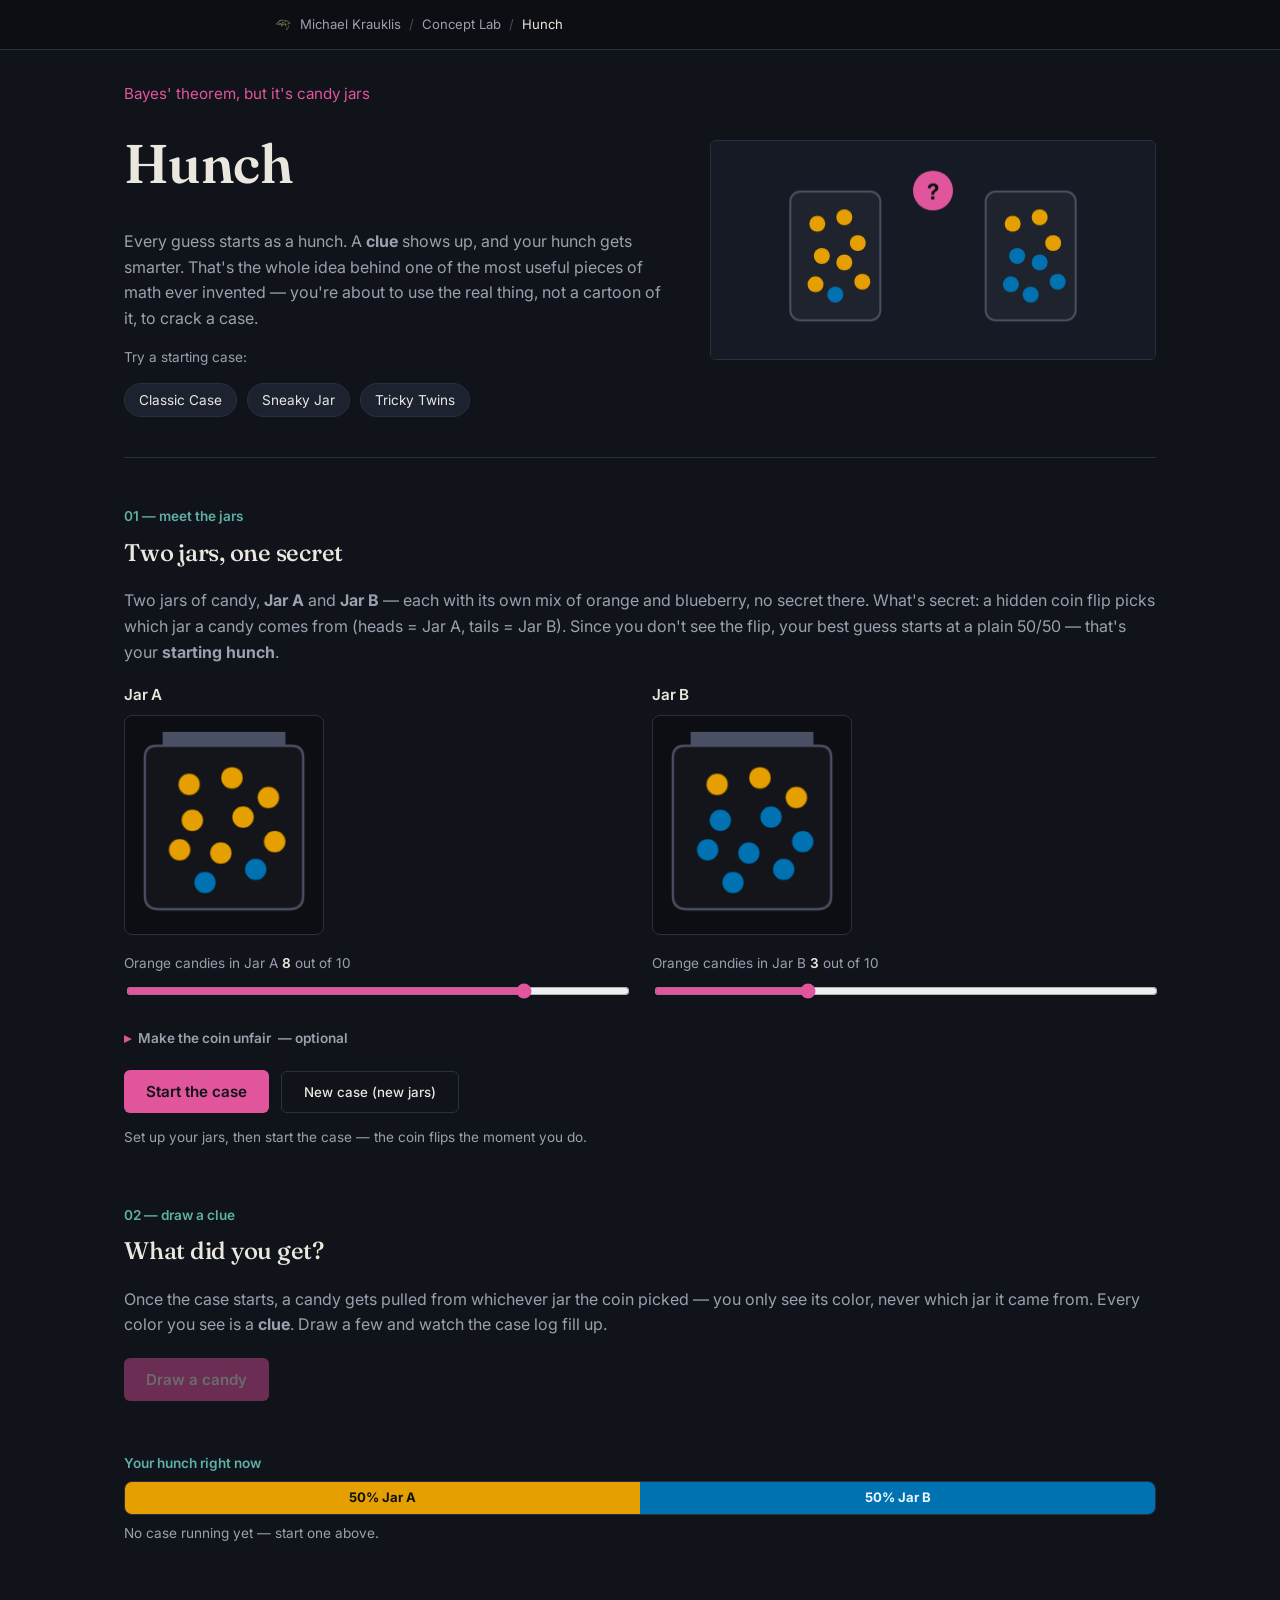
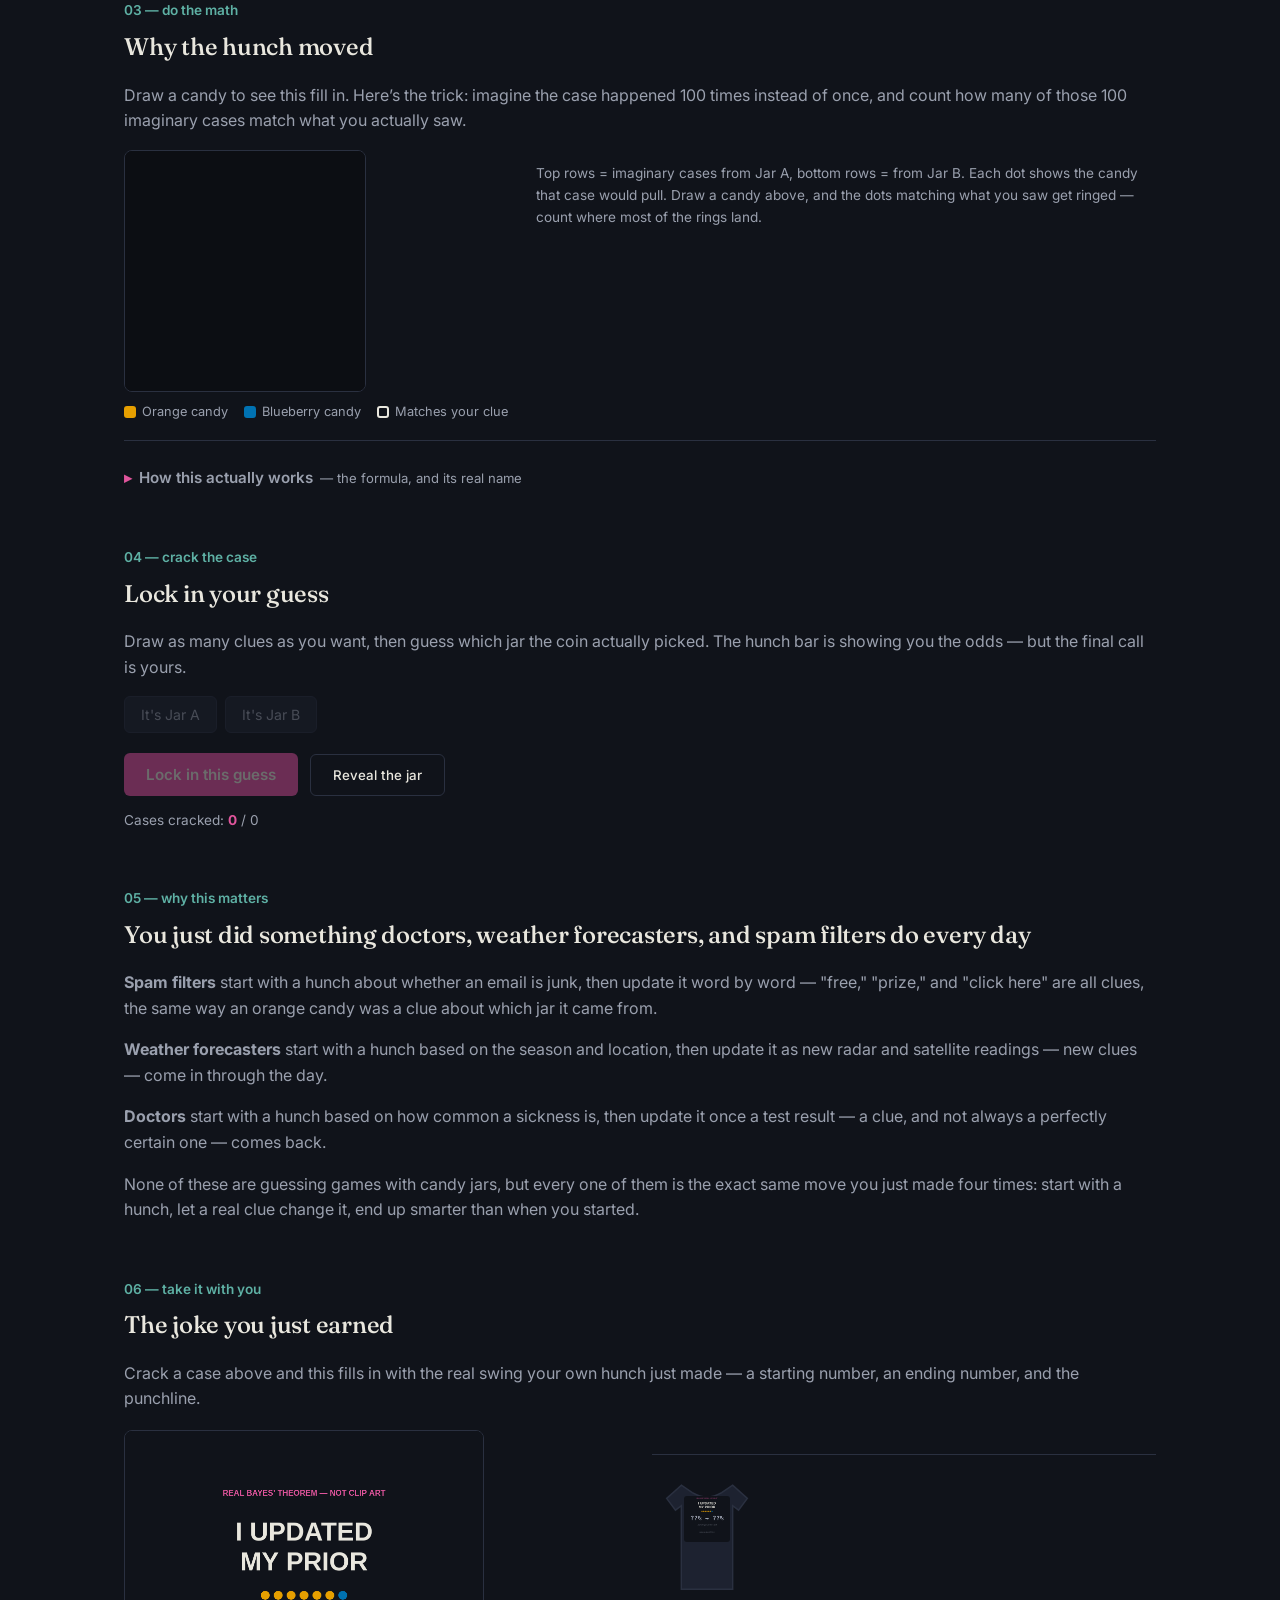
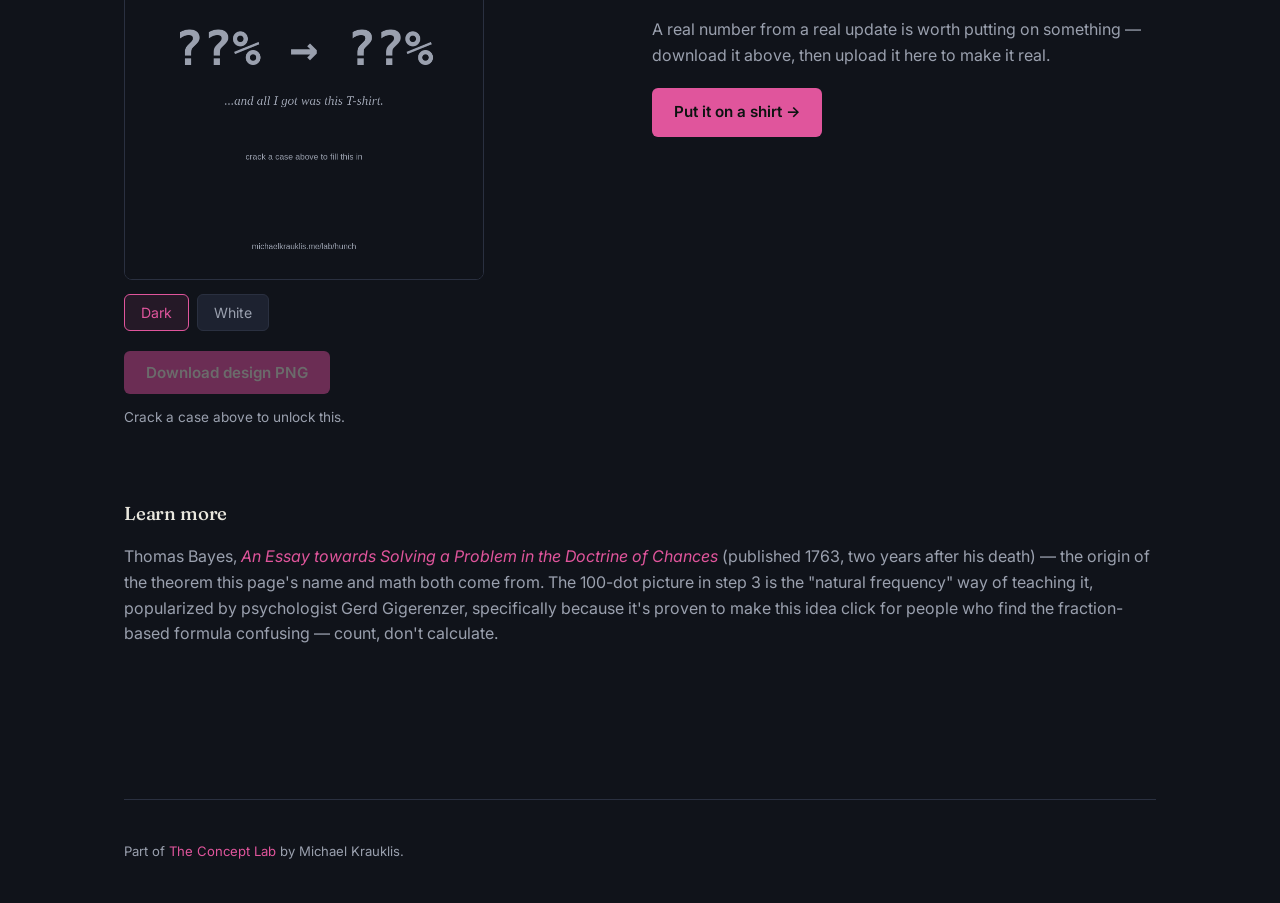
<file: lab/hunch/index.html>
<!DOCTYPE html>
<html lang="en">
<head>
<meta charset="UTF-8">
<meta name="viewport" content="width=device-width, initial-scale=1.0">
<meta name="google-adsense-account" content="ca-pub-5936916546458743">
<title>Hunch — Crack the Case with Bayes' Theorem</title>
<meta name="description" content="Pick a jar, draw a candy, and watch your hunch update in real time — a hands-on, kid-friendly walkthrough of Bayes' theorem that ends with your own detective badge on a T-shirt.">
<link rel="canonical" href="https://michaelkrauklis.me/lab/hunch/">
<meta property="og:type" content="website">
<meta property="og:site_name" content="Michael Krauklis">
<meta property="og:title" content="Hunch — Crack the Case with Bayes' Theorem">
<meta property="og:description" content="Pick a jar, draw a candy, and watch your hunch update in real time — a hands-on, kid-friendly walkthrough of Bayes' theorem that ends with your own detective badge on a T-shirt.">
<meta property="og:url" content="https://michaelkrauklis.me/lab/hunch/">
<meta property="og:image" content="https://michaelkrauklis.me/lab/hunch/thumbnail.jpg">
<meta name="twitter:card" content="summary">
<meta name="twitter:title" content="Hunch — Crack the Case with Bayes' Theorem">
<meta name="twitter:description" content="Pick a jar, draw a candy, and watch your hunch update in real time — a hands-on, kid-friendly walkthrough of Bayes' theorem that ends with your own detective badge on a T-shirt.">
<meta name="twitter:image" content="https://michaelkrauklis.me/lab/hunch/thumbnail.jpg">
<link rel="icon" type="image/png" href="/echo-state-trace-mkconceptlab.png">
<link rel="stylesheet" href="/theme.css">
<style>
  :root{
    --accent: #e0559c; --accent-dim: #6b2d54;
    /* Okabe-Ito colorblind-safe orange/blue -- the same verified pair Tonus's two-class
       visualization and Inkling's colorblind toggle already use (see Tonus's CLAUDE.md), not a
       fresh guess at "looks distinct." Candy colors are also always labeled with the words
       "Orange"/"Blueberry" wherever they appear, never color alone. */
    --c-orange: #e69f00; --c-blue: #0072b2;
  }
  .wrap{ max-width: 1080px; margin: 0 auto; padding: 0 24px; }

  .pill-grid{ display:flex; flex-wrap:wrap; gap:10px; margin-top:14px; }
  .pill{
    background: var(--bg-panel-2); border:1px solid var(--line); color: var(--ink);
    padding: 8px 14px; border-radius: 999px; font-size: 0.85rem; cursor:pointer;
    font-family:'Inter', sans-serif; transition: border-color .12s ease, color .12s ease;
  }
  .pill:hover{ border-color: var(--accent); }

  .toggle-group{ display:flex; gap:8px; flex-wrap:wrap; margin-top:6px; }
  .toggle-group button{
    background: var(--bg-panel-2); border: 1px solid var(--line); color: var(--ink-dim);
    padding: 9px 16px; border-radius: 6px; cursor: pointer; font-family: 'Inter', sans-serif;
    font-size: 0.88rem; transition: all .12s ease;
  }
  .toggle-group button.active{ border-color: var(--accent); color: var(--accent); background: color-mix(in srgb, var(--accent) 10%, transparent); }
  .toggle-group button:disabled{ opacity:0.4; cursor:not-allowed; }

  /* ---- jars ---- */
  .jar-row{ display:flex; gap:24px; flex-wrap:wrap; margin-top:18px; }
  .jar-col{ flex:1; min-width:220px; }
  .jar-col h3{ font-family:'Inter', sans-serif; font-size:0.95rem; font-weight:600; color:var(--ink); margin:0 0 8px; }
  canvas.jar-canvas{ display:block; width:100%; max-width:200px; height:auto; background:#0c0e13; border:1px solid var(--line); border-radius:8px; margin-bottom:10px; }
  .jar-recipe-label{ font-size:0.82rem; color:var(--ink-dim); }
  .jar-recipe-label b{ color:var(--ink); }

  /* ---- hunch bar ---- */
  .hunch-bar-wrap{ margin-top:10px; }
  .hunch-bar{
    display:flex; height:34px; border-radius:8px; overflow:hidden; border:1px solid var(--line);
    background:var(--bg-panel-2);
  }
  .hunch-fill-a, .hunch-fill-b{
    display:flex; align-items:center; justify-content:center; font-size:0.82rem; font-weight:700;
    color:#0b1310; transition: flex-basis .5s cubic-bezier(.2,.8,.2,1);
    white-space:nowrap; overflow:hidden;
  }
  .hunch-fill-a{ background: var(--c-orange); }
  .hunch-fill-b{ background: var(--c-blue); color:#eef7ff; }
  .hunch-caption{ font-size:0.85rem; color:var(--ink-dim); margin-top:8px; }

  /* ---- case log ---- */
  .case-log{ display:flex; gap:6px; flex-wrap:wrap; margin-top:12px; min-height:22px; }
  .candy-dot{ width:18px; height:18px; border-radius:50%; border:1.5px solid rgba(0,0,0,0.25); }
  .candy-dot.orange{ background:var(--c-orange); }
  .candy-dot.blue{ background:var(--c-blue); }

  /* ---- natural-frequency grid ---- */
  .grid-row{ display:flex; gap:28px; flex-wrap:wrap; align-items:flex-start; margin-top:16px; }
  #mathGridCanvas{ display:block; background:#0c0e13; border:1px solid var(--line); border-radius:8px; }
  .grid-legend{ display:flex; gap:16px; flex-wrap:wrap; font-size:0.8rem; color:var(--ink-dim); margin-top:10px; }
  .grid-legend span{ display:inline-flex; align-items:center; gap:6px; }
  .swatch{ width:12px; height:12px; border-radius:3px; display:inline-block; }
  .swatch.solid-a{ background:var(--c-orange); }
  .swatch.solid-b{ background:var(--c-blue); }
  .swatch.ring{ background:transparent; border:2px solid var(--ink); }

  /* ---- vocabulary table ---- */
  table.vocab{ width:100%; border-collapse:collapse; margin-top:16px; font-size:0.88rem; }
  table.vocab th, table.vocab td{ text-align:left; padding:8px 10px; border-bottom:1px solid var(--line); }
  table.vocab th{ color:var(--ink-dim); font-weight:600; font-size:0.78rem; text-transform:uppercase; letter-spacing:0.03em; }
  table.vocab td.formal{ color:var(--accent); font-family:'JetBrains Mono', ui-monospace, monospace; font-size:0.85rem; }

  .reveal-panel{
    margin-top:16px; padding:16px 18px; border-radius:8px; border:1px solid var(--line);
    background:var(--bg-panel-2); display:none;
  }
  .reveal-panel.show{ display:block; }
  .reveal-panel .big{ font-size:1.15rem; font-weight:600; color:var(--ink); margin-bottom:6px; }

  .scoreboard{ font-size:0.85rem; color:var(--ink-dim); margin-top:14px; }
  .scoreboard b{ color:var(--accent); }

  /* ---- badge / merch ---- */
  #badgeCanvas{ display:block; width:100%; max-width:360px; height:auto; background:#0c0e13; border:1px solid var(--line); border-radius:8px; }
  .merch-cta{ display:flex; gap:20px; align-items:center; flex-wrap:wrap; margin-top:24px; padding-top:24px; border-top:1px solid var(--line); }
  .shirt-mockup{ position:relative; width:110px; height:118px; flex:0 0 auto; }
  .shirt-body{ width:100%; height:100%; }
  .shirt-print{
    position:absolute; top:34%; left:50%; transform:translate(-50%,-50%);
    width:46px; height:46px; background-size:cover; background-position:center;
    border-radius:3px; background-color:#0c0e13;
  }
  a.primary{
    background: var(--accent); color: #0b1310; border: none; padding: 12px 22px;
    border-radius: 6px; font-weight: 600; font-size: 0.95rem; font-family: 'Inter', sans-serif;
  }
</style>
</head>
<body>
<script src="/nav.js"></script>
<div class="wrap">

<header class="hero">
  <div class="hero-grid">
    <div>
      <span class="hero-line">Bayes' theorem, but it's candy jars</span>
      <h1>Hunch</h1>
      <p>Every guess starts as a hunch. A <b>clue</b> shows up, and your hunch gets smarter. That's
      the whole idea behind one of the most useful pieces of math ever invented — you're about to
      use the real thing, not a cartoon of it, to crack a case.</p>
      <p class="status">Try a starting case: </p>
      <div class="pill-grid" id="presetPills">
        <button type="button" class="pill" data-a="8" data-b="3">Classic Case</button>
        <button type="button" class="pill" data-a="9" data-b="5">Sneaky Jar</button>
        <button type="button" class="pill" data-a="6" data-b="4">Tricky Twins</button>
      </div>
    </div>
    <canvas id="heroCanvas"></canvas>
  </div>
</header>

<main>

  <section id="step-setup">
    <span class="step-tag">01 — meet the jars</span>
    <h2>Two jars, one secret</h2>
    <p>Two jars of candy, <b>Jar A</b> and <b>Jar B</b> — each with its own mix of orange and
    blueberry, no secret there. What's secret: a hidden coin flip picks which jar a candy comes
    from (heads = Jar A, tails = Jar B). Since you don't see the flip, your best guess starts at a
    plain 50/50 — that's your <b>starting hunch</b>.</p>

    <div class="jar-row">
      <div class="jar-col">
        <h3>Jar A</h3>
        <canvas class="jar-canvas" id="jarACanvas" width="200" height="220"></canvas>
        <label class="field">Orange candies in Jar A <span class="field-value" id="jarAVal">8</span> out of 10</label>
        <input type="range" id="jarASlider" min="0" max="10" step="1" value="8">
      </div>
      <div class="jar-col">
        <h3>Jar B</h3>
        <canvas class="jar-canvas" id="jarBCanvas" width="200" height="220"></canvas>
        <label class="field">Orange candies in Jar B <span class="field-value" id="jarBVal">3</span> out of 10</label>
        <input type="range" id="jarBSlider" min="0" max="10" step="1" value="3">
      </div>
    </div>

    <details class="disclosure" id="fairCoinDisclosure">
      <summary>Make the coin unfair <span class="adv-sub">— optional</span></summary>
      <div class="disclosure-body">
        <p>A real coin lands heads about half the time, so most cases start as a plain 50/50
        hunch. But you don't actually need a fair coin for any of this to work — drag this to make
        Jar A the coin's favorite (or underdog) before the case even starts.</p>
        <label class="field">Chance the coin picks Jar A <span class="field-value" id="priorVal">50%</span></label>
        <input type="range" id="priorSlider" min="5" max="95" step="1" value="50">
      </div>
    </details>

    <div class="actions">
      <button type="button" class="primary" id="startCaseBtn">Start the case</button>
      <button type="button" class="secondary" id="newCaseBtn">New case (new jars)</button>
    </div>
    <p class="status" id="setupStatus">Set up your jars, then start the case — the coin flips the moment you do.</p>
  </section>

  <section id="step-draw">
    <span class="step-tag">02 — draw a clue</span>
    <h2>What did you get?</h2>
    <p>Once the case starts, a candy gets pulled from whichever jar the coin picked — you only see
    its color, never which jar it came from. Every color you see is a <b>clue</b>. Draw a few and
    watch the case log fill up.</p>
    <div class="actions">
      <button type="button" class="primary" id="drawBtn" disabled>Draw a candy</button>
    </div>
    <div class="case-log" id="caseLog"></div>

    <div class="hunch-bar-wrap">
      <p class="step-tag" style="margin-top:18px;">Your hunch right now</p>
      <div class="hunch-bar">
        <div class="hunch-fill-a" id="hunchFillA" style="flex-basis:50%;">Jar A</div>
        <div class="hunch-fill-b" id="hunchFillB" style="flex-basis:50%;">Jar B</div>
      </div>
      <p class="hunch-caption" id="hunchCaption">No case running yet — start one above.</p>
    </div>
  </section>

  <section id="step-math">
    <span class="step-tag">03 — do the math</span>
    <h2>Why the hunch moved</h2>
    <p id="mathIntro">Draw a candy to see this fill in. Here's the trick: imagine the case
    happened 100 times instead of once, and count how many of those 100 imaginary cases match what
    you actually saw.</p>
    <div class="grid-row">
      <div>
        <canvas id="mathGridCanvas" width="240" height="240"></canvas>
        <div class="grid-legend">
          <span><span class="swatch solid-a"></span>Orange candy</span>
          <span><span class="swatch solid-b"></span>Blueberry candy</span>
          <span><span class="swatch ring"></span>Matches your clue</span>
        </div>
      </div>
      <div style="flex:1; min-width:240px;">
        <p id="mathWalkthrough" class="status">Top rows = imaginary cases from Jar A, bottom rows =
        from Jar B. Each dot shows the candy that case would pull. Draw a candy above, and the
        dots matching what you saw get ringed — count where most of the rings land.</p>
      </div>
    </div>

    <details class="disclosure advanced">
      <summary>How this actually works <span class="adv-sub">— the formula, and its real name</span></summary>
      <div class="disclosure-body">
        <p>Everything above <i>is</i> Bayes' theorem, just without the notation. Reverend Thomas
        Bayes worked out this exact idea in the 1740s — how to turn a starting guess into a
        smarter one once evidence shows up — and it's now behind things like spam filters, medical
        tests, and weather forecasts (see "Why this matters," below). If you ever see it written
        in a textbook, here's the dictionary between the words used above and the words a textbook
        uses:</p>
        <table class="vocab">
          <tr><th>Plain word (used above)</th><th>Textbook name</th><th>Formal symbol</th></tr>
          <tr><td>Starting hunch</td><td>Prior</td><td class="formal">P(A)</td></tr>
          <tr><td>How likely your clue is, if it really is Jar A</td><td>Likelihood</td><td class="formal">P(clue | A)</td></tr>
          <tr><td>How likely your clue is at all, either jar</td><td>Evidence</td><td class="formal">P(clue)</td></tr>
          <tr><td>Updated hunch</td><td>Posterior</td><td class="formal">P(A | clue)</td></tr>
        </table>
        <p style="margin-top:14px;">Put together, that's Bayes' theorem itself:</p>
        <p style="font-family:'JetBrains Mono', ui-monospace, monospace; color:var(--accent); font-size:1rem;">
        P(A | clue) = P(clue | A) &times; P(A) &divide; P(clue)</p>
        <p>The 100-dot picture and this formula compute the exact same number — the picture just
        lets you count it instead of multiplying fractions. That's also exactly what this page
        does under the hood every time you draw a candy: no rounding, no simulation, the real
        formula run on the real numbers from your jars.</p>
      </div>
    </details>
  </section>

  <section id="step-guess">
    <span class="step-tag">04 — crack the case</span>
    <h2>Lock in your guess</h2>
    <p>Draw as many clues as you want, then guess which jar the coin actually picked. The hunch
    bar is showing you the odds — but the final call is yours.</p>
    <div class="toggle-group" id="guessToggle">
      <button type="button" data-jar="A" disabled>It's Jar A</button>
      <button type="button" data-jar="B" disabled>It's Jar B</button>
    </div>
    <div class="actions">
      <button type="button" class="primary" id="lockGuessBtn" disabled>Lock in this guess</button>
      <button type="button" class="secondary" id="revealBtn" disabled>Reveal the jar</button>
    </div>
    <div class="reveal-panel" id="revealPanel">
      <div class="big" id="revealHeadline"></div>
      <p id="revealBody" style="margin:0;"></p>
    </div>
    <p class="scoreboard" id="scoreboard">Cases cracked: <b>0</b> / 0</p>
  </section>

  <section id="step-why">
    <span class="step-tag">05 — why this matters</span>
    <h2>You just did something doctors, weather forecasters, and spam filters do every day</h2>
    <p><b>Spam filters</b> start with a hunch about whether an email is junk, then update it word by
    word — "free," "prize," and "click here" are all clues, the same way an orange candy was a
    clue about which jar it came from.</p>
    <p><b>Weather forecasters</b> start with a hunch based on the season and location, then update
    it as new radar and satellite readings — new clues — come in through the day.</p>
    <p><b>Doctors</b> start with a hunch based on how common a sickness is, then update it once a
    test result — a clue, and not always a perfectly certain one — comes back.</p>
    <p>None of these are guessing games with candy jars, but every one of them is the exact same
    move you just made four times: start with a hunch, let a real clue change it, end up smarter
    than when you started.</p>
  </section>

  <section id="step-badge">
    <span class="step-tag">06 — take it with you</span>
    <h2>The joke you just earned</h2>
    <p>Crack a case above and this fills in with the real swing your own hunch just made —
    a starting number, an ending number, and the punchline.</p>
    <div class="row" style="margin-top:18px;">
      <div class="col">
        <canvas id="badgeCanvas" width="720" height="900"></canvas>
        <div class="toggle-group" id="badgeThemeToggle" style="margin-top:14px;">
          <button type="button" data-theme="dark" class="active">Dark</button>
          <button type="button" data-theme="light">White</button>
        </div>
        <div class="actions">
          <button type="button" class="primary" id="downloadBadgeBtn" disabled>Download design PNG</button>
        </div>
        <p class="status" id="badgeStatus">Crack a case above to unlock this.</p>
      </div>
      <div class="col">
        <div class="merch-cta">
          <div class="shirt-mockup" aria-hidden="true">
            <svg class="shirt-body" viewBox="0 0 150 160">
              <path d="M40 8 L20 26 L32 42 L40 36 L40 150 L110 150 L110 36 L118 42 L130 26 L110 8 L95 18 Q75 30 55 18 Z"
                fill="#1d2230" stroke="#2a3040" stroke-width="2"/>
            </svg>
            <div class="shirt-print" id="shirtPrint"></div>
          </div>
          <div>
            <p style="margin:0 0 10px;">A real number from a real update is worth putting on
            something — download it above, then upload it here to make it real.</p>
            <div class="actions">
              <a class="primary" href="https://www.zazzle.com/personalized_one_of_a_kind_photo_collage_t_shirt-235429040115913948?rf=238054754631086278" target="_blank" rel="noopener" style="display:inline-block; text-decoration:none;">Put it on a shirt →</a>
            </div>
          </div>
        </div>
      </div>
    </div>
  </section>

  <section id="step-learn">
    <h3 style="margin-top:0;">Learn more</h3>
    <p>Thomas Bayes, <a href="https://en.wikipedia.org/wiki/Bayes%27_theorem" target="_blank" rel="noopener"><i>An Essay towards Solving a Problem in the Doctrine of Chances</i></a>
    (published 1763, two years after his death) — the origin of the theorem this page's name and
    math both come from. The 100-dot picture in step 3 is the "natural frequency" way of teaching
    it, popularized by psychologist Gerd Gigerenzer, specifically because it's proven to make this
    idea click for people who find the fraction-based formula confusing — count, don't calculate.</p>
  </section>

</main>

<footer>
  <div class="wrap" style="padding:0;">
    <p>Part of <a href="/lab/">The Concept Lab</a> by Michael Krauklis.</p>
  </div>
</footer>
</div>

<script>
(function(){
  'use strict';

  var COLOR_ORANGE = getComputedStyle(document.documentElement).getPropertyValue('--c-orange').trim() || '#e69f00';
  var COLOR_BLUE = getComputedStyle(document.documentElement).getPropertyValue('--c-blue').trim() || '#0072b2';
  var COLOR_ACCENT = getComputedStyle(document.documentElement).getPropertyValue('--accent').trim() || '#e0559c';

  var state = {
    jarA: 8, jarB: 3, priorA: 0.5,
    phase: 'setup', // setup | active | revealed
    secretJar: null,
    hunchA: 0.5,
    history: [], // {color, hunchBefore, hunchAfter}
    guess: null,
    casesSolved: 0, casesTotal: 0
  };

  // ---------- elements ----------
  var jarASlider = document.getElementById('jarASlider');
  var jarBSlider = document.getElementById('jarBSlider');
  var jarAVal = document.getElementById('jarAVal');
  var jarBVal = document.getElementById('jarBVal');
  var priorSlider = document.getElementById('priorSlider');
  var priorVal = document.getElementById('priorVal');
  var startCaseBtn = document.getElementById('startCaseBtn');
  var newCaseBtn = document.getElementById('newCaseBtn');
  var drawBtn = document.getElementById('drawBtn');
  var caseLog = document.getElementById('caseLog');
  var hunchFillA = document.getElementById('hunchFillA');
  var hunchFillB = document.getElementById('hunchFillB');
  var hunchCaption = document.getElementById('hunchCaption');
  var mathIntro = document.getElementById('mathIntro');
  var mathWalkthrough = document.getElementById('mathWalkthrough');
  var mathGridCanvas = document.getElementById('mathGridCanvas');
  var guessToggle = document.getElementById('guessToggle');
  var lockGuessBtn = document.getElementById('lockGuessBtn');
  var revealBtn = document.getElementById('revealBtn');
  var revealPanel = document.getElementById('revealPanel');
  var revealHeadline = document.getElementById('revealHeadline');
  var revealBody = document.getElementById('revealBody');
  var scoreboard = document.getElementById('scoreboard');
  var setupStatus = document.getElementById('setupStatus');
  var badgeCanvas = document.getElementById('badgeCanvas');
  var downloadBadgeBtn = document.getElementById('downloadBadgeBtn');
  var badgeStatus = document.getElementById('badgeStatus');
  var shirtPrint = document.getElementById('shirtPrint');

  // ---------- math ----------
  function likelihood(jarOrangeOutOf10, color){
    return color === 'orange' ? jarOrangeOutOf10 / 10 : (10 - jarOrangeOutOf10) / 10;
  }
  function drawColorFrom(jarOrangeOutOf10){
    return Math.random() < jarOrangeOutOf10 / 10 ? 'orange' : 'blue';
  }
  function updateHunch(priorA, jarA, jarB, color){
    var lA = likelihood(jarA, color);
    var lB = likelihood(jarB, color);
    var num = lA * priorA;
    var den = num + lB * (1 - priorA);
    return den === 0 ? priorA : num / den;
  }

  // ---------- jar drawing ----------
  function drawJar(canvas, orangeOutOf10){
    var ctx = canvas.getContext('2d');
    var w = canvas.width, h = canvas.height;
    ctx.clearRect(0, 0, w, h);
    // jar body
    var jx = 20, jy = 30, jw = w - 40, jh = h - 55;
    ctx.beginPath();
    ctx.moveTo(jx, jy + 12);
    ctx.quadraticCurveTo(jx, jy, jx + 12, jy);
    ctx.lineTo(jx + jw - 12, jy);
    ctx.quadraticCurveTo(jx + jw, jy, jx + jw, jy + 12);
    ctx.lineTo(jx + jw, jy + jh - 14);
    ctx.quadraticCurveTo(jx + jw, jy + jh, jx + jw - 14, jy + jh);
    ctx.lineTo(jx + 14, jy + jh);
    ctx.quadraticCurveTo(jx, jy + jh, jx, jy + jh - 14);
    ctx.closePath();
    ctx.fillStyle = 'rgba(255,255,255,0.03)';
    ctx.fill();
    ctx.strokeStyle = '#4a5064';
    ctx.lineWidth = 2.5;
    ctx.stroke();
    // lid
    ctx.fillStyle = '#4a5064';
    ctx.fillRect(jx + 18, jy - 14, jw - 36, 14);

    // candies -- deterministic layout from a fixed set of 10 slots, first N (by composition)
    // colored orange, rest blue, so the same slider value always draws the same picture
    // (no flicker from re-randomizing positions on every redraw).
    var slots = [
      [0.28,0.20],[0.55,0.16],[0.78,0.28],[0.30,0.42],[0.62,0.40],
      [0.82,0.55],[0.22,0.60],[0.48,0.62],[0.70,0.72],[0.38,0.80]
    ];
    var r = 11;
    for (var i = 0; i < slots.length; i++){
      var cx = jx + slots[i][0] * jw;
      var cy = jy + slots[i][1] * jh + 6;
      ctx.beginPath();
      ctx.arc(cx, cy, r, 0, Math.PI * 2);
      ctx.fillStyle = i < orangeOutOf10 ? COLOR_ORANGE : COLOR_BLUE;
      ctx.fill();
      ctx.strokeStyle = 'rgba(0,0,0,0.3)';
      ctx.lineWidth = 1;
      ctx.stroke();
    }
  }

  function renderJars(){
    drawJar(document.getElementById('jarACanvas'), state.jarA);
    drawJar(document.getElementById('jarBCanvas'), state.jarB);
    jarAVal.textContent = state.jarA;
    jarBVal.textContent = state.jarB;
  }

  // ---------- hero canvas: static illustration, both jars side by side ----------
  function renderHero(){
    var canvas = document.getElementById('heroCanvas');
    var ctx = canvas.getContext('2d');
    var w = canvas.clientWidth || 480, h = 220;
    canvas.width = w; canvas.height = h;
    ctx.clearRect(0, 0, w, h);
    ctx.fillStyle = '#161a24';
    ctx.fillRect(0, 0, w, h);
    // two mini jars
    [ [w*0.28, 8], [w*0.72, 3] ].forEach(function(pos){
      var cx = pos[0], orangeCount = pos[1];
      var jw = 90, jh = 130, jx = cx - jw/2, jy = h/2 - jh/2 + 6;
      ctx.beginPath();
      ctx.roundRect ? ctx.roundRect(jx, jy, jw, jh, 10) : ctx.rect(jx, jy, jw, jh);
      ctx.fillStyle = 'rgba(255,255,255,0.04)';
      ctx.fill();
      ctx.strokeStyle = '#4a5064';
      ctx.lineWidth = 2;
      ctx.stroke();
      var slots = [[0.3,0.25],[0.6,0.2],[0.75,0.4],[0.35,0.5],[0.6,0.55],[0.8,0.7],[0.28,0.72],[0.5,0.8]];
      for (var i = 0; i < slots.length; i++){
        var ccx = jx + slots[i][0]*jw, ccy = jy + slots[i][1]*jh;
        ctx.beginPath();
        ctx.arc(ccx, ccy, 8, 0, Math.PI*2);
        ctx.fillStyle = i < (orangeCount * slots.length / 10) ? COLOR_ORANGE : COLOR_BLUE;
        ctx.fill();
      }
    });
    // question mark coin in the middle
    ctx.beginPath();
    ctx.arc(w/2, h/2 - 60, 20, 0, Math.PI*2);
    ctx.fillStyle = COLOR_ACCENT;
    ctx.fill();
    ctx.fillStyle = '#0b1310';
    ctx.font = 'bold 22px Inter, sans-serif';
    ctx.textAlign = 'center';
    ctx.textBaseline = 'middle';
    ctx.fillText('?', w/2, h/2 - 58);
  }

  // ---------- hunch bar ----------
  function renderHunchBar(){
    var pctA = Math.round(state.hunchA * 100);
    var pctB = 100 - pctA;
    hunchFillA.style.flexBasis = pctA + '%';
    hunchFillB.style.flexBasis = pctB + '%';
    hunchFillA.textContent = pctA >= 12 ? (pctA + '% Jar A') : '';
    hunchFillB.textContent = pctB >= 12 ? (pctB + '% Jar B') : '';
    if (state.phase === 'setup'){
      hunchCaption.textContent = 'No case running yet — start one above.';
    } else if (state.history.length === 0){
      hunchCaption.textContent = 'Case started. No clues yet, so the hunch matches the coin’s own odds.';
    } else {
      var last = state.history[state.history.length - 1];
      hunchCaption.textContent = 'Last clue: ' + (last.color === 'orange' ? 'an ' : 'a ') + last.color +
        ' candy moved the hunch from ' +
        Math.round(last.hunchBefore*100) + '% to ' + Math.round(last.hunchAfter*100) + '% for Jar A.';
    }
  }

  function renderCaseLog(){
    caseLog.innerHTML = '';
    state.history.forEach(function(h){
      var dot = document.createElement('div');
      dot.className = 'candy-dot ' + h.color;
      dot.title = h.color + ' candy';
      caseLog.appendChild(dot);
    });
  }

  // ---------- natural frequency grid ----------
  function renderMathGrid(){
    var ctx = mathGridCanvas.getContext('2d');
    var size = mathGridCanvas.width;
    ctx.clearRect(0, 0, size, size);
    ctx.fillStyle = '#0c0e13';
    ctx.fillRect(0, 0, size, size);

    if (state.history.length === 0){
      mathIntro.textContent = 'Draw a candy to see this fill in. Here’s the trick: imagine the case happened 100 times instead of once, and count how many of those 100 imaginary cases match what you actually saw.';
      return;
    }

    var last = state.history[state.history.length - 1];
    var priorBefore = last.hunchBefore;
    var color = last.color;

    var cols = 10, rows = 10, cell = size / cols;
    var nA = Math.round(priorBefore * 100); // out of 100 dots, how many are "from Jar A"
    var dotIndex = 0;
    var matchA = 0, matchB = 0;

    for (var row = 0; row < rows; row++){
      for (var col = 0; col < cols; col++){
        var isFromA = dotIndex < nA;
        var jarComposition = isFromA ? state.jarA : state.jarB;
        // within this dot's own jar-group, tile orange first then blue, proportional to composition
        var groupSize = isFromA ? nA : (100 - nA);
        var indexInGroup = isFromA ? dotIndex : dotIndex - nA;
        var orangeInGroup = groupSize > 0 ? Math.round(jarComposition / 10 * groupSize) : 0;
        var dotColor = indexInGroup < orangeInGroup ? 'orange' : 'blue';
        var matches = dotColor === color;
        if (matches && isFromA) matchA++;
        if (matches && !isFromA) matchB++;

        var cx = col * cell + cell/2;
        var cy = row * cell + cell/2;
        ctx.beginPath();
        ctx.arc(cx, cy, cell*0.32, 0, Math.PI*2);
        ctx.fillStyle = dotColor === 'orange' ? COLOR_ORANGE : COLOR_BLUE;
        ctx.fill();
        if (matches){
          ctx.lineWidth = 2;
          ctx.strokeStyle = '#e9e7de';
          ctx.stroke();
        }
        dotIndex++;
      }
      // faint divider between the "from Jar A" and "from Jar B" halves
      if (dotIndex === nA || (row === rows-1 && nA <= rows*cols)){
        // handled by boundary below
      }
    }
    // divider line at the A/B boundary row
    var boundaryRow = nA / cols;
    ctx.strokeStyle = 'rgba(233,231,222,0.25)';
    ctx.lineWidth = 1;
    ctx.beginPath();
    ctx.moveTo(0, boundaryRow * cell);
    ctx.lineTo(size, boundaryRow * cell);
    ctx.stroke();

    var totalMatches = matchA + matchB;
    var pct = totalMatches > 0 ? Math.round(matchA / totalMatches * 100) : 0;
    mathIntro.textContent = 'Your hunch before this clue: ' + Math.round(priorBefore*100) +
      '% Jar A. Picture 100 cases like this one — about ' + nA + ' come from Jar A (top rows), ' +
      (100-nA) + ' from Jar B (bottom rows).';
    mathWalkthrough.innerHTML = 'You saw ' + (color === 'orange' ? 'an ' : 'a ') + '<b>' + color +
      '</b> candy — the ringed dots are the ones that would show it. <b>' + matchA +
      '</b> are in Jar A’s group, <b>' + matchB + '</b> in Jar B’s — so <b>' + pct +
      '%</b> of the matching dots are Jar A. (Rounded to the nearest dot; the hunch bar above has the exact number.)';
  }

  // ---------- setup phase controls ----------
  function setSlidersEnabled(enabled){
    jarASlider.disabled = !enabled;
    jarBSlider.disabled = !enabled;
    priorSlider.disabled = !enabled;
    startCaseBtn.disabled = !enabled;
  }

  jarASlider.addEventListener('input', function(){
    state.jarA = parseInt(jarASlider.value, 10);
    renderJars();
  });
  jarBSlider.addEventListener('input', function(){
    state.jarB = parseInt(jarBSlider.value, 10);
    renderJars();
  });
  priorSlider.addEventListener('input', function(){
    state.priorA = parseInt(priorSlider.value, 10) / 100;
    priorVal.textContent = Math.round(state.priorA * 100) + '%';
  });

  document.getElementById('presetPills').addEventListener('click', function(e){
    var btn = e.target.closest('.pill');
    if (!btn) return;
    if (state.phase !== 'setup') resetToSetup();
    state.jarA = parseInt(btn.dataset.a, 10);
    state.jarB = parseInt(btn.dataset.b, 10);
    jarASlider.value = state.jarA;
    jarBSlider.value = state.jarB;
    renderJars();
  });

  function resetToSetup(){
    state.phase = 'setup';
    state.secretJar = null;
    state.history = [];
    state.guess = null;
    state.hunchA = state.priorA;
    setSlidersEnabled(true);
    drawBtn.disabled = true;
    lockGuessBtn.disabled = true;
    revealBtn.disabled = true;
    revealPanel.classList.remove('show');
    Array.prototype.forEach.call(guessToggle.querySelectorAll('button'), function(b){
      b.disabled = true;
      b.classList.remove('active');
    });
    renderCaseLog();
    renderHunchBar();
    renderMathGrid();
    setupStatus.textContent = 'Set up your jars, then start the case — the coin flips the moment you do.';
  }

  startCaseBtn.addEventListener('click', function(){
    state.secretJar = Math.random() < state.priorA ? 'A' : 'B';
    state.hunchA = state.priorA;
    state.history = [];
    state.guess = null;
    state.phase = 'active';
    setSlidersEnabled(false);
    drawBtn.disabled = false;
    revealPanel.classList.remove('show');
    renderCaseLog();
    renderHunchBar();
    renderMathGrid();
    setupStatus.textContent = 'Case started — the coin has already picked a jar. Draw a candy to get your first clue.';
  });

  newCaseBtn.addEventListener('click', resetToSetup);

  drawBtn.addEventListener('click', function(){
    if (state.phase !== 'active') return;
    var jarComposition = state.secretJar === 'A' ? state.jarA : state.jarB;
    var color = drawColorFrom(jarComposition);
    var hunchBefore = state.hunchA;
    var hunchAfter = updateHunch(hunchBefore, state.jarA, state.jarB, color);
    state.history.push({ color: color, hunchBefore: hunchBefore, hunchAfter: hunchAfter });
    state.hunchA = hunchAfter;
    renderCaseLog();
    renderHunchBar();
    renderMathGrid();
    if (state.history.length >= 1){
      Array.prototype.forEach.call(guessToggle.querySelectorAll('button'), function(b){ b.disabled = false; });
    }
  });

  guessToggle.addEventListener('click', function(e){
    var btn = e.target.closest('button');
    if (!btn || btn.disabled) return;
    Array.prototype.forEach.call(guessToggle.querySelectorAll('button'), function(b){ b.classList.remove('active'); });
    btn.classList.add('active');
    state.guess = btn.dataset.jar;
    lockGuessBtn.disabled = false;
  });

  lockGuessBtn.addEventListener('click', function(){
    if (!state.guess) return;
    lockGuessBtn.disabled = true;
    Array.prototype.forEach.call(guessToggle.querySelectorAll('button'), function(b){ b.disabled = true; });
    revealBtn.disabled = false;
  });

  revealBtn.addEventListener('click', function(){
    state.phase = 'revealed';
    state.casesTotal++;
    var correct = state.guess === state.secretJar;
    if (correct) state.casesSolved++;
    revealBtn.disabled = true;
    drawBtn.disabled = true;

    var hunchPct = Math.round(state.hunchA * 100);
    var mathFavored = state.hunchA >= 0.5 ? 'A' : 'B';
    var mathConfidence = Math.max(hunchPct, 100 - hunchPct);

    var headline, body;
    if (correct && state.guess === mathFavored && mathConfidence >= 65){
      headline = 'Case cracked. ✅';
      body = 'It was Jar ' + state.secretJar + ' — the math agreed with you, at ' + mathConfidence + '% confidence.';
    } else if (correct){
      headline = 'Case cracked — by a hair. ✅';
      body = 'It was Jar ' + state.secretJar + '. Only ' + mathConfidence + '% confidence, so this could easily have gone the other way.';
    } else if (state.guess !== mathFavored){
      headline = 'Not this time. ❌';
      body = 'It was actually Jar ' + state.secretJar + '. The hunch bar was already leaning ' + mathConfidence + '% toward Jar ' + mathFavored + ' before you locked in — check the case log against the math next time.';
    } else {
      headline = 'Not this time — tough break. ❌';
      body = 'It was Jar ' + state.secretJar + '. You and the math agreed at ' + mathConfidence + '% confidence, and it still didn’t pan out. A confident hunch is still just a hunch.';
    }
    revealHeadline.textContent = headline;
    revealBody.textContent = body;
    revealPanel.classList.add('show');
    scoreboard.innerHTML = 'Cases cracked: <b>' + state.casesSolved + '</b> / ' + state.casesTotal;

    var startPct = Math.round((state.secretJar === 'A' ? state.priorA : (1 - state.priorA)) * 100);
    lastCase = {
      jarA: state.jarA, jarB: state.jarB, secretJar: state.secretJar,
      guess: state.guess, correct: correct, confidence: mathConfidence, clues: state.history.length,
      startConfidence: startPct
    };
    renderBadge();
    downloadBadgeBtn.disabled = false;
    badgeStatus.textContent = 'Ready — download it, then put it on a shirt.';
  });

  // ---------- badge ----------
  var lastCase = null;

  var BADGE_THEMES = {
    dark:  { bg: '#10131a', ink: '#e9e7de', dim: '#9aa0ae' },
    light: { bg: '#faf7f0', ink: '#20222a', dim: '#5b5f6b' }
  };
  var badgeTheme = 'dark';

  function drawCandyRow(ctx, cx, cy, orangeOutOf10, count, color1, color2){
    var r = 9, gap = 26, total = (count - 1) * gap;
    var orangeCount = Math.round(orangeOutOf10 / 10 * count);
    for (var i = 0; i < count; i++){
      ctx.beginPath();
      ctx.arc(cx - total/2 + i*gap, cy, r, 0, Math.PI*2);
      ctx.fillStyle = i < orangeCount ? color1 : color2;
      ctx.fill();
    }
  }

  function renderBadge(){
    var ctx = badgeCanvas.getContext('2d');
    var w = badgeCanvas.width, h = badgeCanvas.height;
    var t = BADGE_THEMES[badgeTheme];

    ctx.fillStyle = t.bg;
    ctx.fillRect(0, 0, w, h);
    ctx.textAlign = 'center';

    ctx.fillStyle = COLOR_ACCENT;
    ctx.font = '600 16px Inter, sans-serif';
    ctx.fillText('REAL BAYES’ THEOREM — NOT CLIP ART', w/2, 130);

    ctx.fillStyle = t.ink;
    ctx.font = '700 52px Inter, sans-serif';
    ctx.fillText('I UPDATED', w/2, 220);
    ctx.fillText('MY PRIOR', w/2, 280);

    var jarA = lastCase ? lastCase.jarA : state.jarA;
    drawCandyRow(ctx, w/2, 330, jarA, 7, COLOR_ORANGE, COLOR_BLUE);

    ctx.fillStyle = COLOR_ACCENT;
    ctx.font = '700 96px "JetBrains Mono", ui-monospace, monospace';
    if (lastCase){
      ctx.fillText(lastCase.startConfidence + '% → ' + lastCase.confidence + '%', w/2, 470);
    } else {
      ctx.fillStyle = t.dim;
      ctx.fillText('??% → ??%', w/2, 470);
    }

    ctx.fillStyle = t.dim;
    ctx.font = 'italic 26px Fraunces, serif';
    ctx.fillText('...and all I got was this T-shirt.', w/2, 550);

    ctx.fillStyle = t.dim;
    ctx.font = '400 17px Inter, sans-serif';
    ctx.fillText(lastCase
      ? ('Jar A: ' + lastCase.jarA + '/10 orange · Jar B: ' + lastCase.jarB + '/10 orange · ' + lastCase.clues + ' clue' + (lastCase.clues===1?'':'s')
        + ' · ' + (lastCase.correct ? 'guessed right' : 'guessed wrong'))
      : 'crack a case above to fill this in', w/2, 660);

    ctx.font = '400 16px Inter, sans-serif';
    ctx.fillText('michaelkrauklis.me/lab/hunch', w/2, h - 60);

    shirtPrint.style.backgroundImage = 'url(' + badgeCanvas.toDataURL('image/png') + ')';
  }

  downloadBadgeBtn.addEventListener('click', function(){
    var link = document.createElement('a');
    link.download = 'hunch-updated-my-prior-' + badgeTheme + '.png';
    link.href = badgeCanvas.toDataURL('image/png');
    link.click();
  });

  document.getElementById('badgeThemeToggle').addEventListener('click', function(e){
    var btn = e.target.closest('button');
    if (!btn) return;
    Array.prototype.forEach.call(this.querySelectorAll('button'), function(b){ b.classList.remove('active'); });
    btn.classList.add('active');
    badgeTheme = btn.dataset.theme;
    renderBadge();
  });

  // ---------- init ----------
  renderJars();
  renderHero();
  renderHunchBar();
  renderMathGrid();
  renderBadge();
  window.addEventListener('resize', renderHero);
})();
</script>
</body>
</html>
</file>
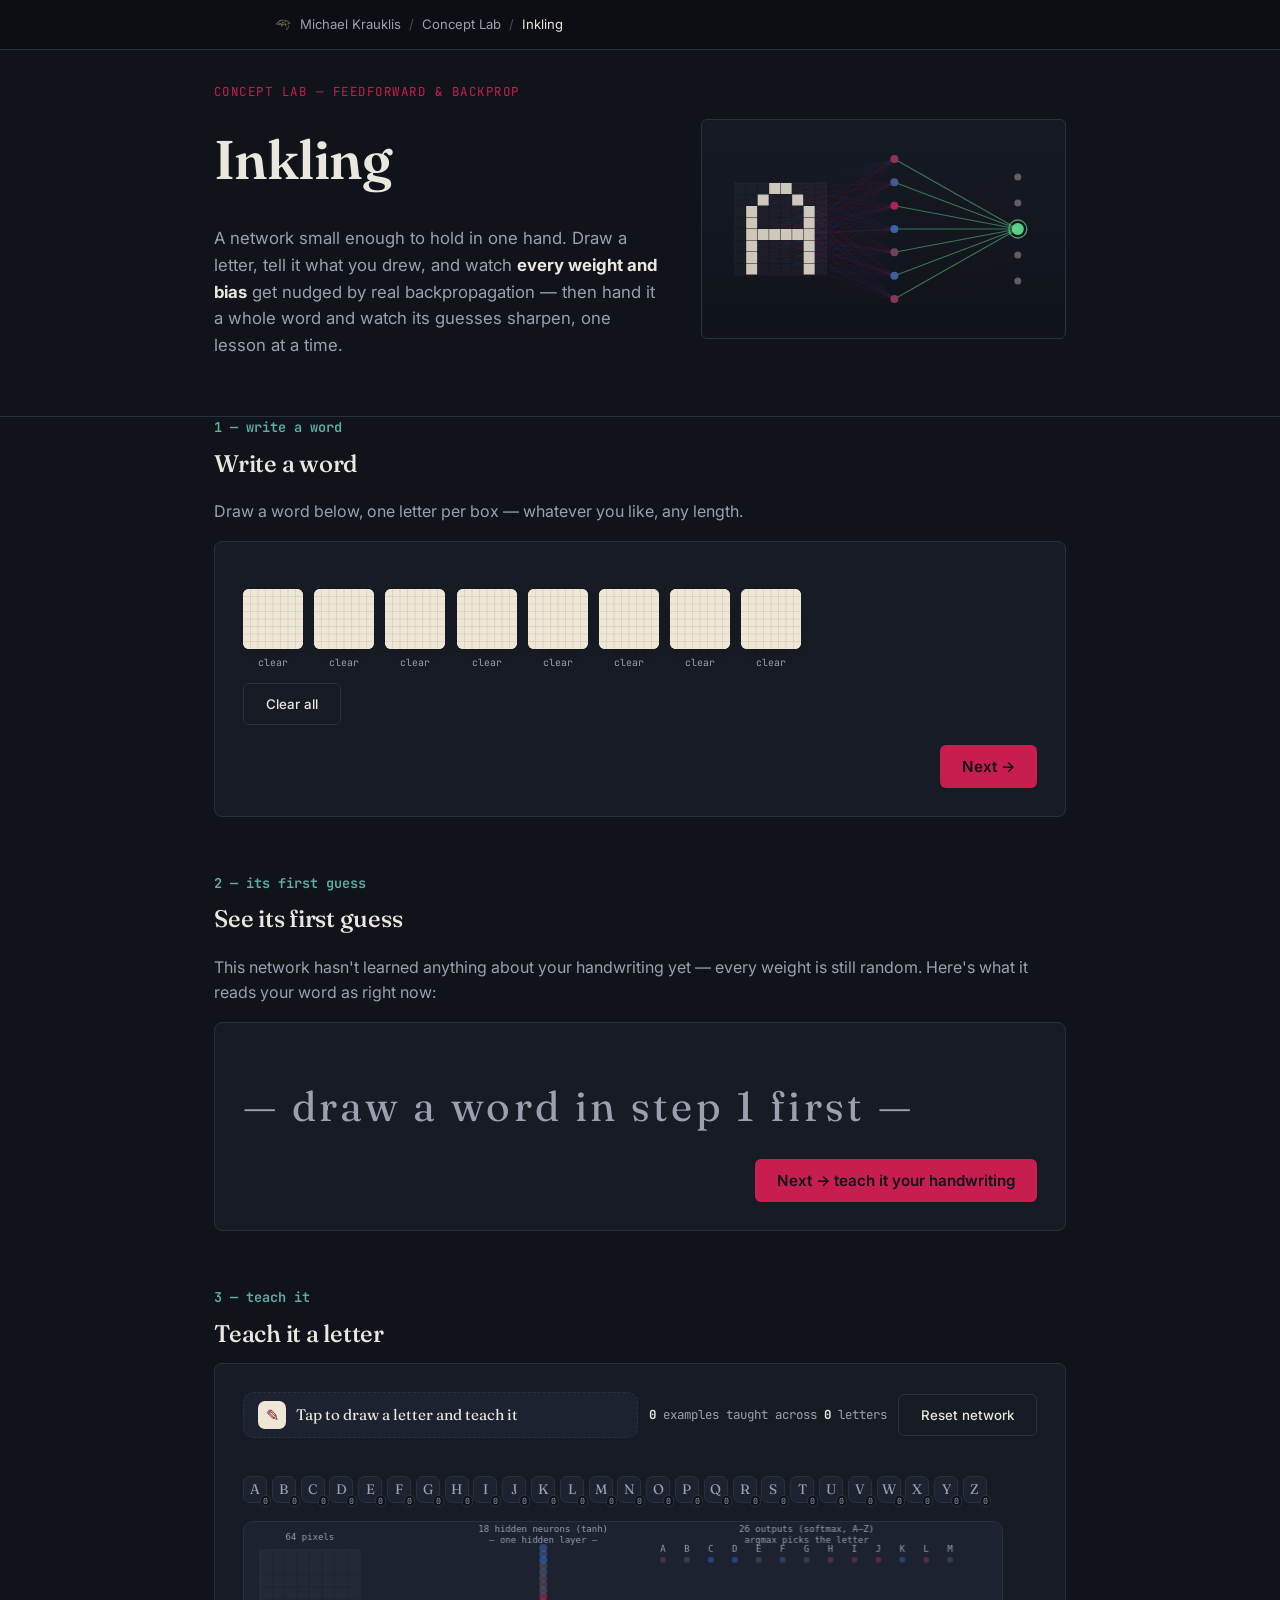
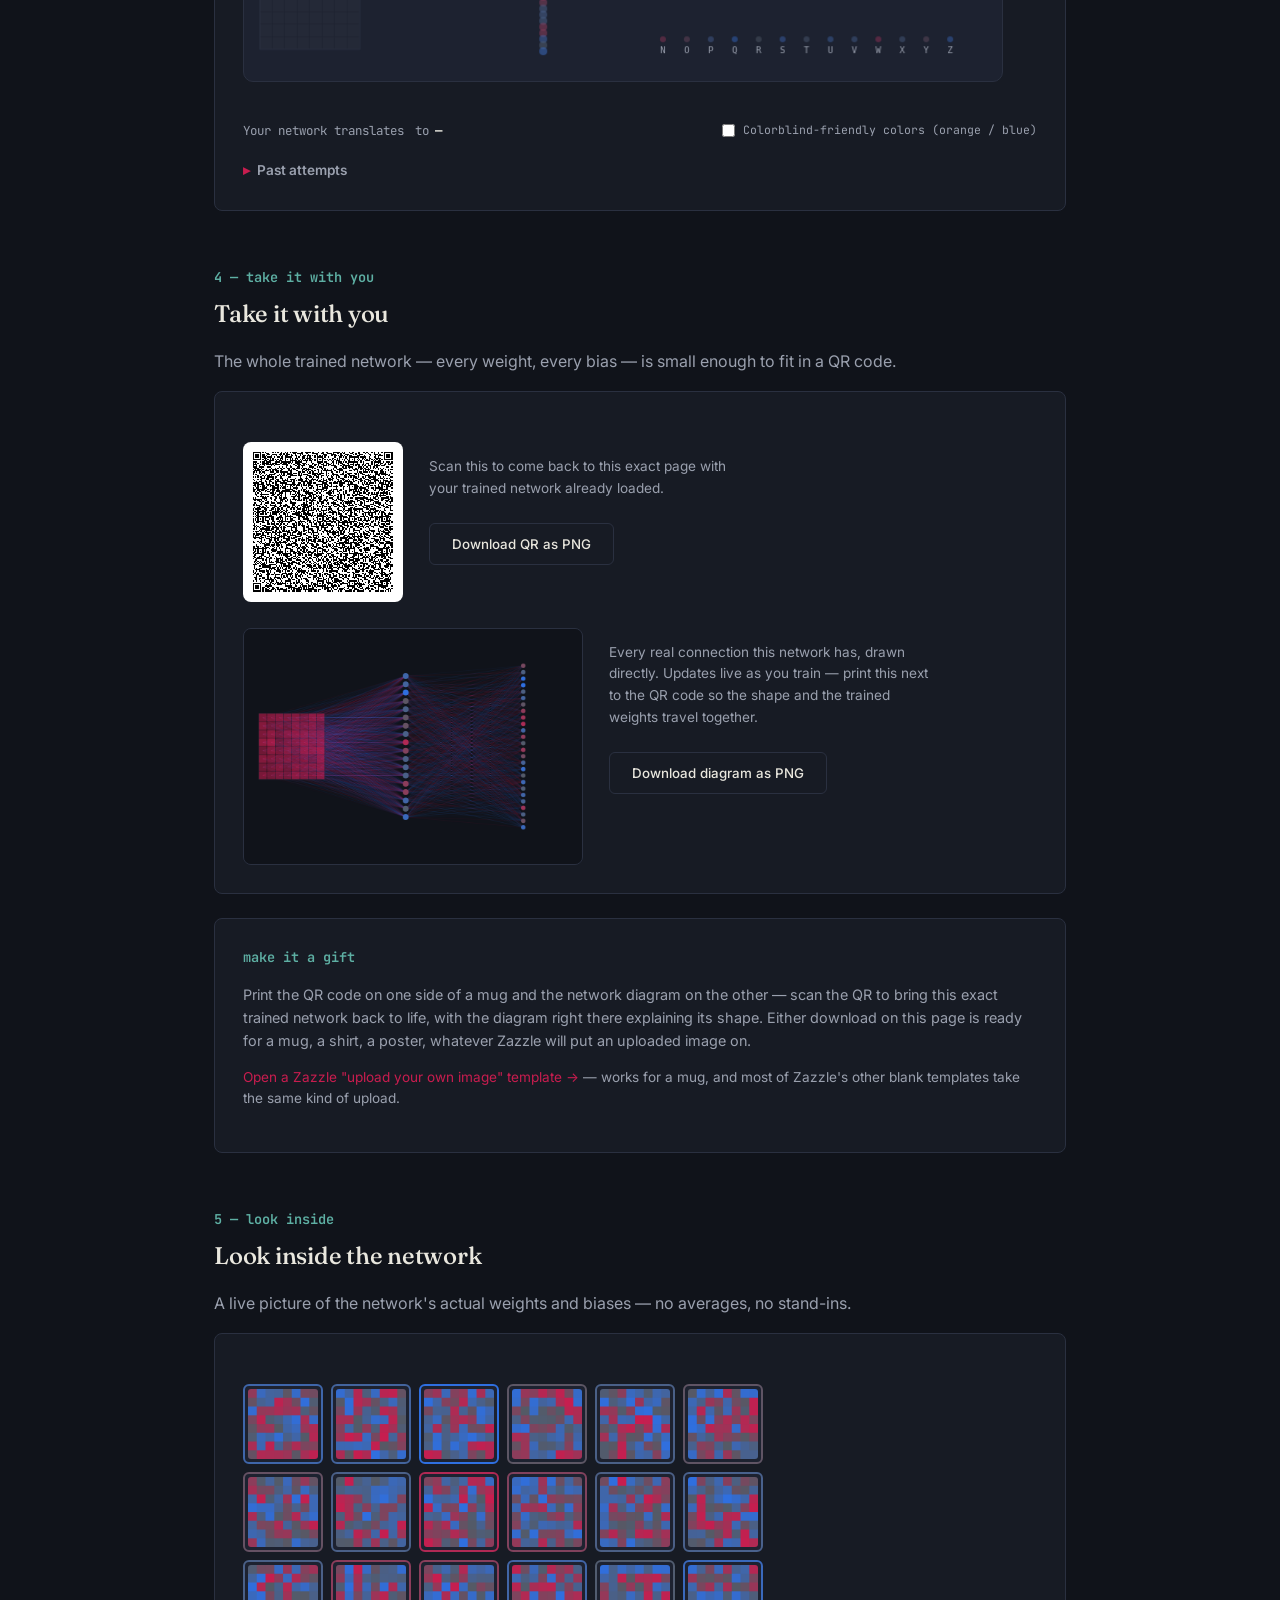
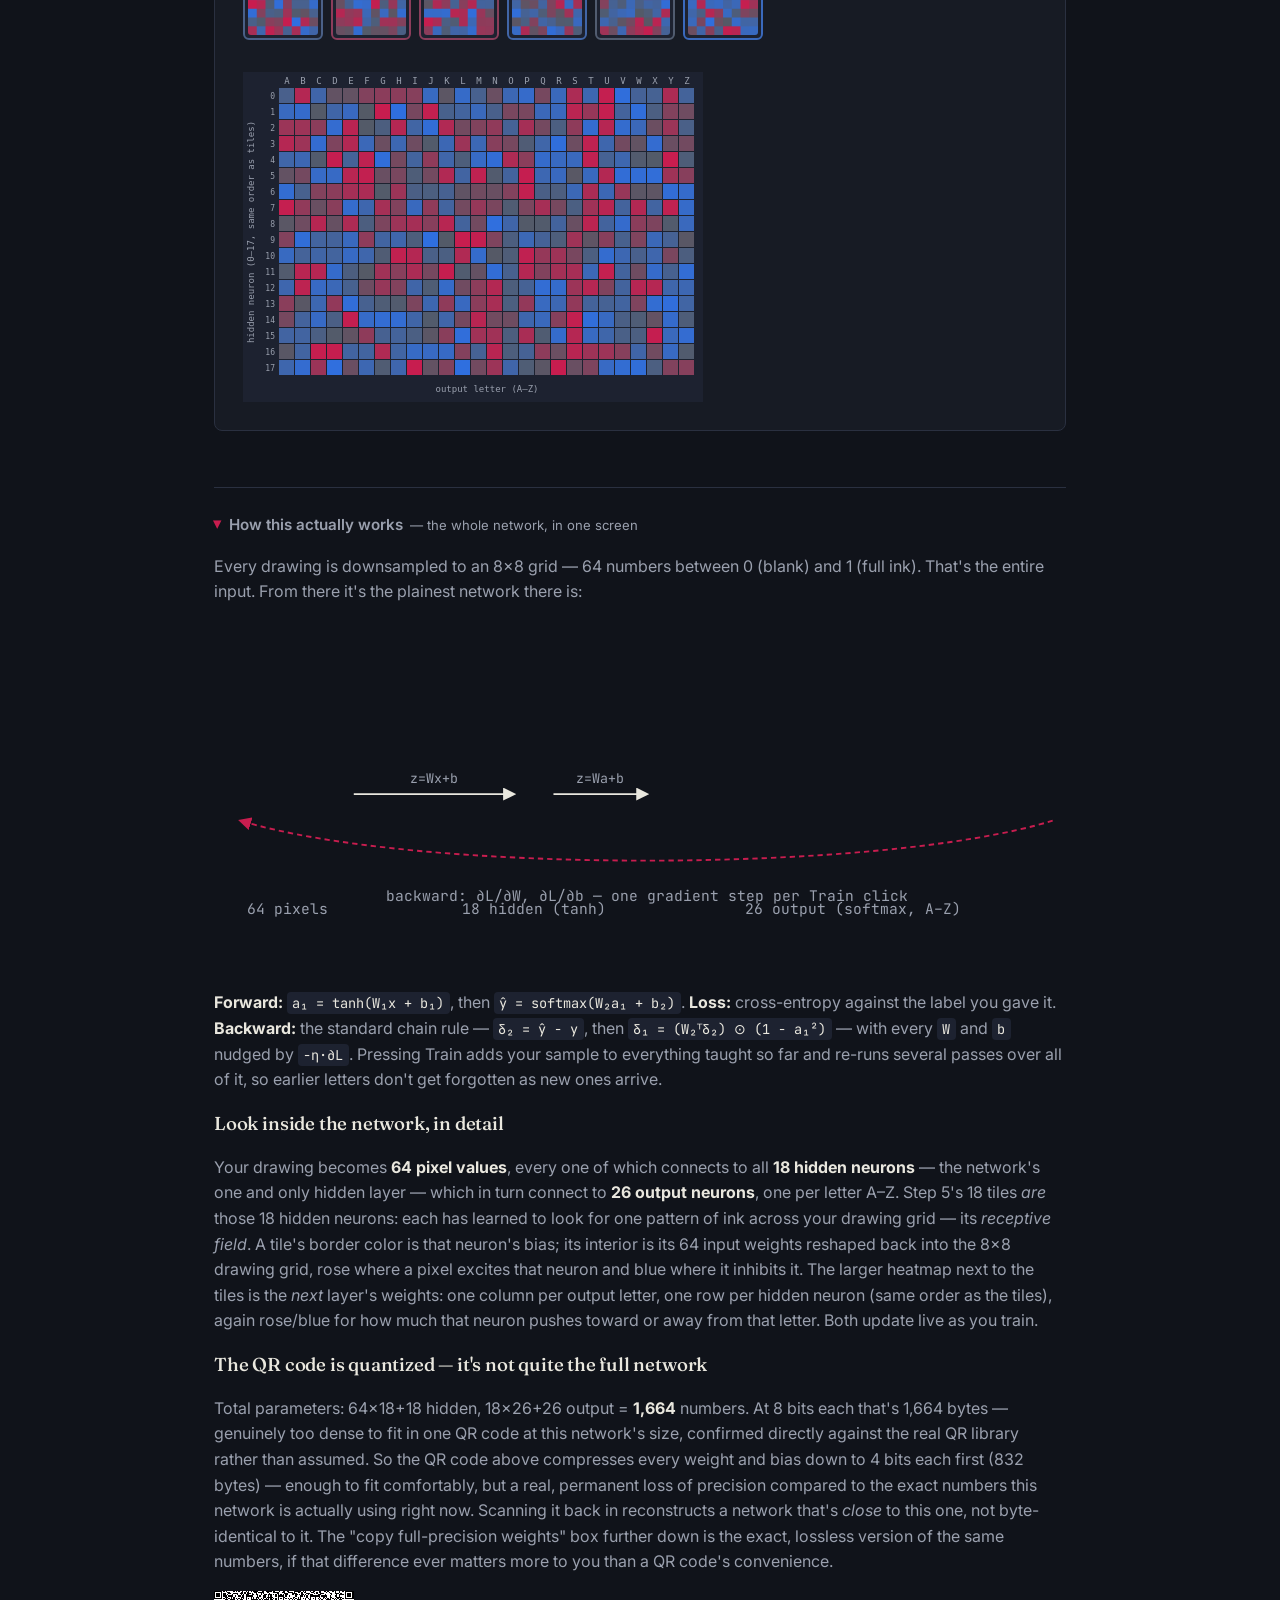
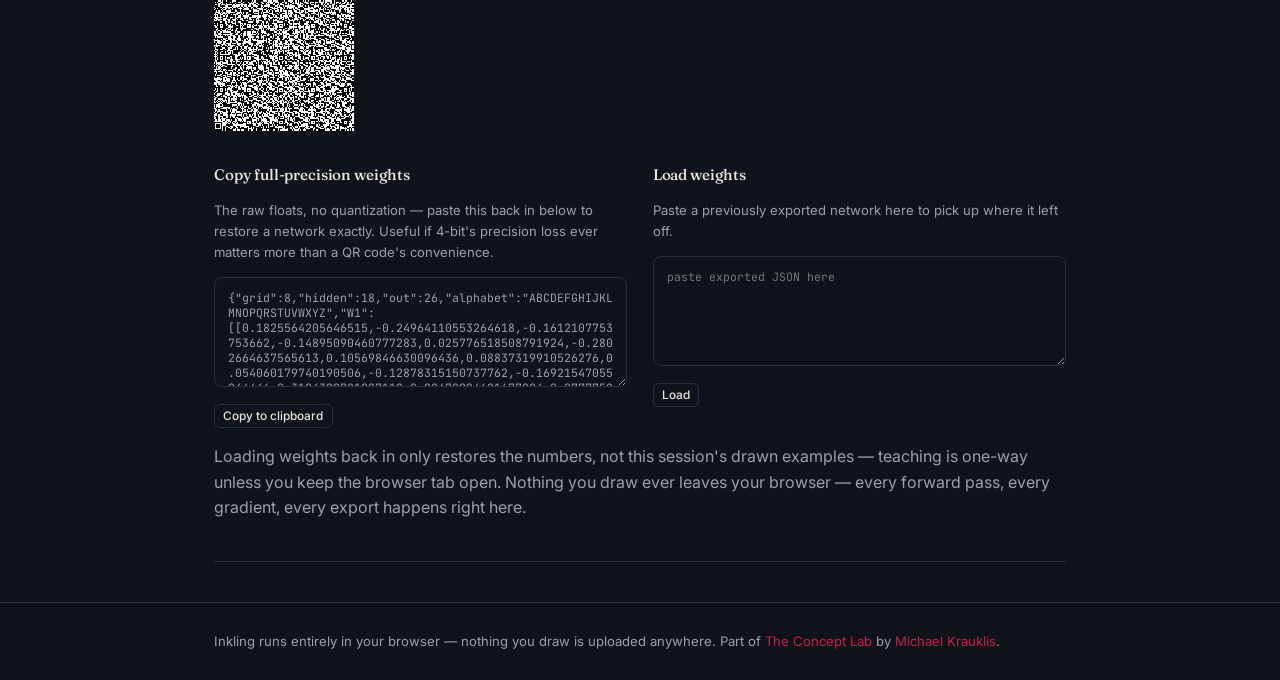
<file: lab/inkling/index.html>
<!DOCTYPE html>
<html lang="en">
<head>
<meta charset="UTF-8">
<meta name="viewport" content="width=device-width, initial-scale=1.0">
<meta name="google-adsense-account" content="ca-pub-5936916546458743">
<title>Inkling — teach a tiny network to read your handwriting</title>
<meta name="description" content="Draw a letter, tell a tiny neural network what it is, and watch real backpropagation update every weight and bias live — then test it on a whole word. No libraries, no black box, entirely in your browser.">
<link rel="canonical" href="https://michaelkrauklis.me/lab/inkling/">
<meta property="og:type" content="website">
<meta property="og:site_name" content="Michael Krauklis">
<meta property="og:title" content="Inkling — teach a tiny network to read your handwriting">
<meta property="og:description" content="Draw a letter, tell a tiny neural network what it is, and watch real backpropagation update every weight and bias live — then test it on a whole word. No libraries, no black box, entirely in your browser.">
<meta property="og:url" content="https://michaelkrauklis.me/lab/inkling/">
<meta property="og:image" content="https://michaelkrauklis.me/lab/inkling/thumbnail.jpg">
<meta name="twitter:card" content="summary">
<meta name="twitter:title" content="Inkling — teach a tiny network to read your handwriting">
<meta name="twitter:description" content="Draw a letter, tell a tiny neural network what it is, and watch real backpropagation update every weight and bias live — then test it on a whole word. No libraries, no black box, entirely in your browser.">
<meta name="twitter:image" content="https://michaelkrauklis.me/lab/inkling/thumbnail.jpg">
<link rel="icon" type="image/png" href="/echo-state-trace-mkconceptlab.png">
<link rel="stylesheet" href="/theme.css">
<!-- theme.css already imports Fraunces + Inter; JetBrains Mono is specific to this page's
     numeric/label chrome (ledger, chips, tiles) and needs its own import. -->
<link rel="preconnect" href="https://fonts.googleapis.com">
<link rel="stylesheet" href="https://fonts.googleapis.com/css2?family=JetBrains+Mono:wght@400;500&display=swap">
<style>
  :root{
    --accent: #c81d4f; --accent-dim: #7a1030;
    --cool: #2f6fe0; --paper: #efe7d6; --stroke: #7a1030;
    --good: #5fd88a; /* matches C_GOOD in the script below -- the one "this is correct" color */
    --mono: 'JetBrains Mono', ui-monospace, 'SF Mono', Menlo, monospace;
  }
  .wrap{ max-width: 900px; margin: 0 auto; padding: 0 24px; }
  .mono{ font-family: var(--mono); }
  .tabular{ font-variant-numeric: tabular-nums; }

  .hero-line.eyebrow{
    font-family: var(--mono); font-size: 0.78rem; letter-spacing: 0.12em; text-transform: uppercase;
  }

  .step-tag{ font-family: var(--mono); }

  /* ---------- scratchpad ---------- */
  .pad-surface{ position:relative; display:inline-block; border-radius:8px; }
  .pad-surface:hover .expand-hint{ opacity:1; }
  .expand-hint{
    position:absolute; top:7px; right:7px; background:rgba(12,14,18,.78); color:var(--ink);
    font-family:var(--mono); font-size:.62rem; letter-spacing:.03em; padding:3px 7px;
    border-radius:6px; border:1px solid rgba(255,255,255,.14); opacity:0; transition:opacity .15s ease;
    pointer-events:none;
  }
  canvas.pad{
    background:var(--paper); border-radius:8px; cursor:pointer; touch-action:none; display:block;
    box-shadow:0 1px 0 rgba(0,0,0,.4), 0 8px 24px -12px rgba(0,0,0,.6);
  }
  .pad-actions{ display:flex; gap:.6rem; align-items:center; }

  /* ---------- draw trigger (opens the teach wizard) ---------- */
  /* Sits in a single row with the trained-count status and Reset (.teach-header) rather than as
     its own full-width block above them -- direct feedback that the old stacked layout ("the tap
     to draw is huge, reset network could be on the same line") left a lot of unused vertical
     space for what these controls actually need. */
  .teach-header{ display:flex; align-items:center; gap:.7rem; flex-wrap:wrap; }
  .draw-trigger{
    display:flex; align-items:center; gap:.6rem; flex:1 1 240px; text-align:left;
    background:var(--bg-panel-2); border:1px dashed var(--line); border-radius:10px;
    padding:.5rem .9rem; color:var(--ink); font-family:'Fraunces',serif; font-size:.95rem;
    cursor:pointer; transition:border-color .15s ease, background .15s ease;
  }
  .draw-trigger:hover{ border-color:var(--accent); background:color-mix(in srgb, var(--accent) 8%, var(--bg-panel-2)); }
  .draw-trigger-icon{
    display:flex; align-items:center; justify-content:center; width:28px; height:28px;
    border-radius:7px; background:var(--paper); color:var(--stroke); font-size:1rem; flex:0 0 auto;
  }

  /* ---------- letter chips ---------- */
  /* Sized down from an earlier 34px/.4rem-gap version specifically to help the whole teach panel
     (trigger + this grid + the training diagram) fit on one screen -- this 4-row, 26-chip grid was
     the single largest contributor to that panel's height. */
  .chips{ display:flex; flex-wrap:wrap; gap:.3rem; margin-top:.5rem; }
  .chip{
    position:relative; width:24px; height:27px; border-radius:7px; border:1px solid var(--line);
    background:var(--bg-panel-2); color:var(--ink-dim); font-family:'Fraunces',serif; font-size:.86rem;
    display:flex; align-items:center; justify-content:center; cursor:pointer; user-select:none;
    transition:all .12s ease;
  }
  .chip[data-taught="1"]{ border-color:var(--accent-dim); color:var(--ink); background:color-mix(in srgb, var(--accent) 16%, transparent); }
  .chip.active{ background:var(--accent); border-color:var(--accent); color:#fff; }
  .chip .n{
    position:absolute; bottom:-5px; right:-5px; background:var(--bg); border:1px solid var(--line);
    color:var(--ink-dim); font-family:var(--mono); font-size:.52rem; border-radius:5px;
    padding:0 2px; line-height:1.25;
  }
  .chip.active .n{ color:var(--ink); border-color:rgba(255,255,255,.4); }

  .status-mono{ font-family:var(--mono); font-size:.78rem; color:var(--ink-dim); margin-top:.9rem; }
  .status-mono b{ color:var(--ink); }

  /* ---------- training tip: a real, computed suggestion, not canned copy ---------- */
  .tip-box{
    margin-top:.8rem; padding:.6rem .9rem; border-radius:8px; border-left:3px solid var(--accent);
    background:var(--bg-panel-2); font-family:var(--mono); font-size:.8rem; color:var(--ink-dim);
    line-height:1.5;
  }
  .tip-box b{ color:var(--ink); }

  /* ---------- word thumbnails in the "translates ... to ..." readout ---------- */
  .word-thumbs{ display:inline-flex; gap:2px; vertical-align:middle; }
  .word-thumb{ width:22px; height:22px; border-radius:4px; display:block; background:var(--paper); }

  /* ---------- stage (forward/back animation) ---------- */
  .stage-wrap{ margin-top:1.1rem; }
  canvas#stage{ width:100%; max-width:760px; height:auto; display:block; background:var(--bg-panel-2); border-radius:10px; border:1px solid var(--line); }
  .stage-caption{ font-family:var(--mono); font-size:.78rem; color:var(--ink-dim); margin-top:.5rem; min-height:1.4em; }
  .legend{ display:flex; gap:1rem; flex-wrap:wrap; margin-top:.4rem; }
  /* Same real bug as .expand-actions[hidden] elsewhere on this page: an author rule's `display`
     beats the UA stylesheet's [hidden]{display:none} regardless of selector specificity, so
     setting the `hidden` *property* in JS (see #stageLegend, shown only for the first Train)
     silently did nothing without this explicit override. */
  .legend[hidden]{ display:none; }
  .legend span{ font-family:var(--mono); font-size:.72rem; color:var(--ink-dim); display:flex; align-items:center; gap:.4em; }
  .legend-swatch{ width:10px; height:10px; border-radius:3px; display:inline-block; }
  .cb-toggle{
    display:inline-flex; align-items:center; gap:.45em; margin-top:.6rem;
    font-family:var(--mono); font-size:.72rem; color:var(--ink-dim); cursor:pointer;
  }
  .cb-toggle input{ accent-color:var(--accent); cursor:pointer; }
  /* Shown only while a Train click's animation+epochs are running, next to "Your network
     translates ... to X" -- direct feedback that it wasn't obvious that readout was even updating
     during training, since it silently sits on the *old* value until the whole cycle finishes. */
  .spinner-inline{
    display:inline-block; width:12px; height:12px; margin-left:.15em; vertical-align:-2px;
    border-radius:50%; border:2px solid var(--line); border-top-color:var(--accent);
    animation:spinner-rotate .7s linear infinite;
  }
  /* Same [hidden]-vs-author-display-rule bug as .legend above -- fixed the same way, proactively
     this time rather than after finding it broken. */
  .spinner-inline[hidden]{ display:none; }
  @keyframes spinner-rotate{ to{ transform:rotate(360deg); } }
  /* Briefly flashes the readout itself once a training cycle actually changes it, so the update
     reads as an *event* worth noticing rather than text that silently sat there the whole time. */
  #stageWordReadout.just-updated{ animation:readout-flash 900ms ease-out; border-radius:4px; }
  @keyframes readout-flash{
    0%{ color:var(--good); text-shadow:0 0 10px var(--good); }
    100%{ color:inherit; text-shadow:none; }
  }

  /* ---------- test word ---------- */
  .word-row{ display:flex; flex-wrap:wrap; gap:.7rem; margin-top:1.2rem; }
  .word-pad-block{ display:flex; flex-direction:column; align-items:center; gap:.3rem; }
  canvas.mini-pad{
    width:60px; height:60px; background:var(--paper); border-radius:6px; cursor:pointer; touch-action:none;
    box-shadow:0 6px 16px -10px rgba(0,0,0,.6); display:block;
  }
  .mini-x{
    width:60px; text-align:center; font-family:var(--mono); font-size:.62rem; color:var(--ink-dim);
    background:none; border:none; padding:2px 0; cursor:pointer;
  }
  .mini-x:hover{ color:var(--accent); }
  .decoded{
    font-family:'Fraunces',serif; font-size:clamp(1.8rem,5vw,2.6rem); letter-spacing:.08em;
    margin-top:1.4rem; color:var(--ink); min-height:1.3em;
  }
  .decoded .gap{ color:var(--ink-dim); }
  .attempts{ margin-top:1rem; display:flex; flex-direction:column; gap:.35rem; max-height:180px; overflow-y:auto; }
  .attempt-row{ font-family:var(--mono); font-size:.8rem; color:var(--ink-dim); display:flex; gap:.8em; }
  .attempt-row b{ color:var(--ink); min-width:5.5em; }

  /* ---------- look inside ---------- */
  .tiles{ display:grid; grid-template-columns:repeat(6,1fr); gap:.5rem; margin-top:1.4rem; max-width:520px; }
  .tile{ border-radius:6px; padding:3px; background:var(--bg-panel-2); border:2px solid var(--ink-faint,#545a66); }
  .tile canvas{ display:block; width:100%; height:auto; border-radius:3px; }
  #heatmapWrap{ margin-top:2rem; overflow-x:auto; }
  #heatmap{ display:block; }

  /* ---------- export ---------- */
  .qr-block{ display:flex; gap:1.6rem; flex-wrap:wrap; align-items:flex-start; margin-top:1.4rem; }
  #qrHolder{ background:#fff; padding:10px; border-radius:8px; width:160px; height:160px; display:flex; align-items:center; justify-content:center; }
  #qrHolder img, #qrHolder canvas, #qrHolder table{ width:140px!important; height:140px!important; }
  .qr-note{ max-width:36ch; font-size:.85rem; }
  #archCanvas{ background:var(--bg-panel-2); border-radius:8px; border:1px solid var(--line); display:block; }
  textarea{
    width:100%; min-height:110px; background:var(--bg); color:var(--ink-dim); border:1px solid var(--line);
    border-radius:8px; padding:.8rem; font-family:var(--mono); font-size:.72rem; resize:vertical;
  }
  .export-io{ display:grid; grid-template-columns:1fr 1fr; gap:1.6rem; margin-top:2rem; }
  @media (max-width:720px){ .export-io{ grid-template-columns:1fr; } }
  .io-block h3{ font-size:.95rem; margin-bottom:.5rem; font-family:'Fraunces',serif; font-weight:500; }

  svg.arch text{ font-family:var(--mono); fill:var(--ink-dim); }
  svg.arch .accent-line{ stroke:var(--accent); }
  code.inline{ font-family:var(--mono); background:var(--bg-panel-2); padding:.15em .4em; border-radius:4px; font-size:.85em; color:var(--ink); }
  .toast{ display:inline-block; font-family:var(--mono); font-size:.75rem; color:var(--accent); margin-left:.7rem; opacity:0; transition:opacity .2s ease; }
  .toast.show{ opacity:1; }

  /* ---------- expand-to-draw overlay ---------- */
  .expand-overlay{
    position:fixed; inset:0; background:rgba(6,7,10,.8); backdrop-filter:blur(2px);
    display:flex; align-items:center; justify-content:center; z-index:80; padding:20px;
  }
  .expand-overlay[hidden]{ display:none; }
  .expand-card{
    background:var(--bg-panel); border:1px solid var(--line); border-radius:16px; padding:1.3rem;
    display:flex; flex-direction:column; gap:.9rem; box-shadow:0 30px 70px -20px rgba(0,0,0,.7);
  }
  .expand-head{ display:flex; align-items:center; justify-content:space-between; gap:1.2rem; }
  .expand-head h3{ font-size:1.05rem; margin:0; font-family:'Fraunces',serif; font-weight:500; }
  .expand-actions{ display:flex; gap:.5rem; }
  .expand-actions[hidden]{ display:none; }
  #expandCanvas{
    background:var(--paper); border-radius:12px; cursor:crosshair; touch-action:none; display:block;
    width:min(78vmin,520px); height:min(78vmin,520px);
    box-shadow:0 1px 0 rgba(0,0,0,.4), 0 16px 40px -18px rgba(0,0,0,.7);
  }
  .expand-foot{ font-family:var(--mono); font-size:.72rem; color:var(--ink-dim); text-align:center; }
</style>
<script async src="https://pagead2.googlesyndication.com/pagead/js/adsbygoogle.js?client=ca-pub-5936916546458743"
     crossorigin="anonymous"></script>
</head>
<body>
<script src="/nav.js"></script>

<header class="hero">
  <div class="wrap hero-grid">
    <div>
      <span class="hero-line eyebrow">Concept Lab — feedforward &amp; backprop</span>
      <h1>Inkling</h1>
      <p style="max-width:56ch; font-size:1.05rem;">A network small enough to hold in one hand. Draw a
      letter, tell it what you drew, and watch <b style="color:var(--ink);">every weight and bias</b> get
      nudged by real backpropagation — then hand it a whole word and watch its guesses sharpen, one
      lesson at a time.</p>
    </div>
    <canvas id="heroCanvas"></canvas>
  </div>
</header>

<main class="wrap">

  <section id="step-word">
    <span class="step-tag">1 — write a word</span>
    <h2>Write a word</h2>
    <p>Draw a word below, one letter per box — whatever you like, any length.</p>

    <div class="panel">
      <div class="word-row" id="wordPads"></div>
      <div class="actions" style="margin-top:.8rem;">
        <button type="button" class="secondary" id="clearAllWordBtn">Clear all</button>
      </div>
      <div class="actions" style="margin-top:1.2rem; justify-content:flex-end;">
        <button type="button" class="primary" data-jump="#step-guess">Next &rarr;</button>
      </div>
    </div>
  </section>

  <section id="step-guess">
    <span class="step-tag">2 — its first guess</span>
    <h2>See its first guess</h2>
    <p>This network hasn't learned anything about your handwriting yet — every weight is still
    random. Here's what it reads your word as right now:</p>

    <div class="panel">
      <div class="decoded" id="firstGuessOutput"></div>
      <div class="status-mono" id="firstGuessStatus" style="margin-top:.8rem;"></div>
      <div class="actions" style="margin-top:1.2rem; justify-content:flex-end;">
        <button type="button" class="primary" data-jump="#step-teach">Next &rarr; teach it your handwriting</button>
      </div>
    </div>
  </section>

  <section id="step-teach">
    <span class="step-tag">3 — teach it</span>
    <h2>Teach it a letter</h2>

    <div class="panel">
      <div class="teach-header">
        <button type="button" class="draw-trigger" id="openTeachBtn">
          <span class="draw-trigger-icon">✎</span>
          <span>Tap to draw a letter and teach it</span>
        </button>
        <span class="status-mono" id="trainStatus" style="margin:0;"></span>
        <button type="button" class="secondary" id="resetBtn">Reset network</button>
        <span class="toast" id="resetToast">click again to confirm</span>
      </div>

      <div class="chips" id="letterChips"></div>
      <div class="tip-box" id="trainingTip" hidden></div>

      <div class="stage-wrap">
        <canvas id="stage" width="760" height="160"></canvas>
        <div class="stage-caption" id="stageCaption"></div>
        <div class="legend" id="stageLegend" hidden>
          <span><i class="legend-swatch" id="legendAccentSwatch" style="background:var(--accent);"></i>excites (+ weight / + activation)</span>
          <span><i class="legend-swatch" id="legendCoolSwatch" style="background:var(--cool);"></i>inhibits (− weight / − activation)</span>
          <span><i class="legend-swatch" style="background:var(--ink);"></i>backprop signal, flowing right→left</span>
        </div>
        <div class="status-mono" style="margin-top:.8rem; display:flex; justify-content:space-between; align-items:center; flex-wrap:wrap; gap:.6rem;">
          <span style="display:inline-flex; align-items:center; gap:.35rem; flex-wrap:wrap;">Your network translates <span class="word-thumbs" id="stageWordThumbs"></span> to
            <b id="stageWordReadout">—</b>
            <span class="spinner-inline" id="translateSpinner" hidden></span>
          </span>
          <label class="cb-toggle" style="margin-top:0;"><input type="checkbox" id="colorblindToggle"> Colorblind-friendly colors (orange / blue)</label>
        </div>
      </div>

      <details class="disclosure" style="margin-top:1rem;">
        <summary>Past attempts</summary>
        <div class="disclosure-body">
          <div class="attempts" id="attemptsLog"></div>
        </div>
      </details>
    </div>
  </section>

  <section id="shareSection">
    <span class="step-tag">4 — take it with you</span>
    <h2>Take it with you</h2>
    <p>The whole trained network — every weight, every bias — is small enough to fit in a QR
    code.</p>

    <div class="panel">
      <div class="qr-block">
        <div id="qrHolder"></div>
        <div>
          <p class="qr-note" id="qrNote">Scan this to come back to this exact page with your
          trained network already loaded.</p>
          <button type="button" class="secondary" style="margin-top:.6rem;" id="downloadQrBtn">Download QR as PNG</button>
        </div>
      </div>

      <div class="qr-block" style="margin-top:1.6rem;">
        <canvas id="archCanvas" width="460" height="320"></canvas>
        <div>
          <p class="qr-note">Every real connection this network has, drawn directly. Updates live
          as you train — print this next to the QR code so the shape and the trained weights
          travel together.</p>
          <button type="button" class="secondary" style="margin-top:.6rem;" id="downloadArchBtn">Download diagram as PNG</button>
        </div>
      </div>
    </div>

    <div class="panel" style="margin-top:24px;">
      <span class="step-tag">make it a gift</span>
      <p style="font-size:0.9rem;">Print the QR code on one side of a mug and the network diagram
      on the other — scan the QR to bring this exact trained network back to life, with the
      diagram right there explaining its shape. Either download on this page is ready for a mug,
      a shirt, a poster, whatever Zazzle will put an uploaded image on.</p>
      <p style="font-size:0.85rem;">
        <a href="https://www.zazzle.com/design_your_own_logo_design_coffee_mug-256206116898885602?rf=238054754631086278" target="_blank" rel="noopener">Open a Zazzle "upload your own image" template &rarr;</a>
        — works for a mug, and most of Zazzle's other blank templates take the same kind of upload.
      </p>
    </div>
  </section>

  <section id="step-lookinside">
    <span class="step-tag">5 — look inside</span>
    <h2>Look inside the network</h2>
    <p>A live picture of the network's actual weights and biases — no averages, no stand-ins.</p>

    <div class="panel">
      <div class="tiles" id="tilesGrid"></div>
      <div id="heatmapWrap">
        <canvas id="heatmap" width="460" height="330"></canvas>
      </div>
    </div>
  </section>

  <details class="disclosure advanced" open>
    <summary>How this actually works <span class="adv-sub">— the whole network, in one screen</span></summary>
    <div class="disclosure-body">
      <p>Every drawing is downsampled to an 8×8 grid — 64 numbers between 0 (blank) and 1 (full
      ink). That's the entire input. From there it's the plainest network there is:</p>
      <svg class="arch" viewBox="0 0 640 260" role="img" aria-label="Diagram of the network: 64 input pixels feed a hidden layer of 18 tanh units, which feeds an output layer of 26 softmax units for A through Z; a forward arrow and a labeled backward arrow connect the layers.">
        <g id="inGrid" transform="translate(20,80)"></g>
        <text x="55" y="220" text-anchor="middle" font-size="11">64 pixels</text>
        <g id="hidGrid" transform="translate(230,40)"></g>
        <text x="240" y="220" text-anchor="middle" font-size="11">18 hidden (tanh)</text>
        <g id="outGrid" transform="translate(330,50)"></g>
        <text x="480" y="220" text-anchor="middle" font-size="11">26 output (softmax, A–Z)</text>

        <line x1="105" y1="130" x2="225" y2="130" stroke="currentColor" stroke-width="1.4" marker-end="url(#arrH)"/>
        <line x1="255" y1="130" x2="325" y2="130" stroke="currentColor" stroke-width="1.4" marker-end="url(#arrH)"/>
        <text x="165" y="122" text-anchor="middle" font-size="10">z=Wx+b</text>
        <text x="290" y="122" text-anchor="middle" font-size="10">z=Wa+b</text>

        <path d="M 630 150 C 500 190, 150 190, 20 150" fill="none" class="accent-line" stroke-width="1.4" stroke-dasharray="4 3" marker-end="url(#arrA)"/>
        <text x="325" y="210" text-anchor="middle" font-size="11" fill="var(--accent)">backward: ∂L/∂W, ∂L/∂b — one gradient step per Train click</text>

        <defs>
          <marker id="arrH" viewBox="0 0 10 10" refX="8" refY="5" markerWidth="7" markerHeight="7" orient="auto-start-reverse">
            <path d="M0,0 L10,5 L0,10 z" fill="currentColor"/>
          </marker>
          <marker id="arrA" viewBox="0 0 10 10" refX="8" refY="5" markerWidth="7" markerHeight="7" orient="auto-start-reverse">
            <path d="M0,0 L10,5 L0,10 z" fill="var(--accent)"/>
          </marker>
        </defs>
      </svg>
      <p><b style="color:var(--ink);">Forward:</b> <code class="inline">a₁ = tanh(W₁x + b₁)</code>,
      then <code class="inline">ŷ = softmax(W₂a₁ + b₂)</code>. <b style="color:var(--ink);">Loss:</b>
      cross-entropy against the label you gave it. <b style="color:var(--ink);">Backward:</b> the
      standard chain rule — <code class="inline">δ₂ = ŷ − y</code>, then
      <code class="inline">δ₁ = (W₂ᵀδ₂) ⊙ (1 − a₁²)</code> — with every <code class="inline">W</code>
      and <code class="inline">b</code> nudged by <code class="inline">−η·∂L</code>. Pressing Train
      adds your sample to everything taught so far and re-runs several passes over all of it, so
      earlier letters don't get forgotten as new ones arrive.</p>

      <h3>Look inside the network, in detail</h3>
      <p>Your drawing becomes <b style="color:var(--ink);">64 pixel values</b>, every one of which
      connects to all <b style="color:var(--ink);">18 hidden neurons</b> — the network's one and
      only hidden layer — which in turn connect to <b style="color:var(--ink);">26 output
      neurons</b>, one per letter A–Z. Step 5's 18 tiles <i>are</i> those 18 hidden neurons: each
      has learned to look for one pattern of ink across your drawing grid — its <i>receptive
      field</i>. A tile's border color is that neuron's bias; its interior is its 64 input weights
      reshaped back into the 8×8 drawing grid, rose where a pixel excites that neuron and blue
      where it inhibits it. The larger heatmap next to the tiles is the <i>next</i> layer's
      weights: one column per output letter, one row per hidden neuron (same order as the tiles),
      again rose/blue for how much that neuron pushes toward or away from that letter. Both update
      live as you train.</p>

      <h3>The QR code is quantized — it's not quite the full network</h3>
      <p>Total parameters: 64×18+18 hidden, 18×26+26 output =
      <b style="color:var(--ink);">1,664</b> numbers. At 8 bits each that's 1,664 bytes —
      genuinely too dense to fit in one QR code at this network's size, confirmed directly against
      the real QR library rather than assumed. So the QR code above compresses every weight and
      bias down to 4 bits each first (832 bytes) — enough to fit comfortably, but a real,
      permanent loss of precision compared to the exact numbers this network is actually using
      right now. Scanning it back in reconstructs a network that's <i>close</i> to this one, not
      byte-identical to it. The "copy full-precision weights" box further down is the exact,
      lossless version of the same numbers, if that difference ever matters more to you than a QR
      code's convenience.</p>
      <div id="qrHolderDeep" style="margin:.6rem 0;"></div>

      <div class="export-io">
        <div class="io-block">
          <h3>Copy full-precision weights</h3>
          <p style="font-size:.82rem;">The raw floats, no quantization — paste this back in below
          to restore a network exactly. Useful if 4-bit's precision loss ever matters more than a
          QR code's convenience.</p>
          <textarea id="weightsOut" readonly></textarea>
          <button type="button" class="secondary" style="margin-top:.6rem; padding:.35em .7em; font-size:.74rem;" id="copyWeightsBtn">Copy to clipboard</button>
          <span class="toast" id="copyToast">copied</span>
        </div>
        <div class="io-block">
          <h3>Load weights</h3>
          <p style="font-size:.82rem;">Paste a previously exported network here to pick up where
          it left off.</p>
          <textarea id="weightsIn" placeholder="paste exported JSON here"></textarea>
          <button type="button" class="secondary" style="margin-top:.6rem; padding:.35em .7em; font-size:.74rem;" id="loadWeightsBtn">Load</button>
          <span class="toast" id="loadToast">loaded</span>
        </div>
      </div>

      <p>Loading weights back in only restores the numbers, not this session's drawn examples —
      teaching is one-way unless you keep the browser tab open. Nothing you draw ever leaves your
      browser — every forward pass, every gradient, every export happens right here.</p>
    </div>
  </details>

  <hr class="divider">
</main>

<footer>
  <div class="wrap">
    Inkling runs entirely in your browser — nothing you draw is uploaded anywhere.
    Part of <a href="/lab/">The Concept Lab</a> by <a href="/">Michael Krauklis</a>.
  </div>
</footer>

<div class="expand-overlay" id="expandOverlay" hidden>
  <div class="expand-card">
    <div class="expand-head">
      <h3 id="expandLabel">Draw</h3>
      <div class="expand-actions" id="drawStepActions">
        <button type="button" class="secondary" style="padding:.35em .7em; font-size:.74rem;" id="expandClear">Clear</button>
        <button type="button" class="primary" style="padding:.35em .7em; font-size:.74rem;" id="expandDone">Done</button>
        <button type="button" class="primary" style="padding:.35em .7em; font-size:.74rem;" id="expandNext" hidden>Next &rarr;</button>
      </div>
      <div class="expand-actions" id="letterStepActions" hidden>
        <button type="button" class="secondary" style="padding:.35em .7em; font-size:.74rem;" id="expandBack">&larr; Back</button>
        <button type="button" class="primary" style="padding:.35em .7em; font-size:.74rem;" id="expandTrain" disabled>Train &#8627;</button>
      </div>
    </div>
    <div id="drawStepBody">
      <canvas id="expandCanvas" width="520" height="520"></canvas>
      <div class="expand-foot" id="expandFoot">draw, then Done — or click outside, or press Esc</div>
    </div>
    <div id="letterStepBody" hidden>
      <div class="status-mono" style="margin-top:0;">which letter did you draw?</div>
      <div class="chips" id="modalLetterChips" style="max-width:420px;"></div>
      <div class="expand-foot">pick a letter, then Train — or Back to redraw</div>
    </div>
  </div>
</div>

<script src="qrcode.min.js"></script>
<script>
(function(){
  "use strict";

  var ALPHA = "ABCDEFGHIJKLMNOPQRSTUVWXYZ";
  // GRID was 10 (100 inputs) -- dropped to 8 (64 inputs) after real testing showed it does not hurt
  // held-out accuracy (a coarser grid actually tested as slightly *more* tolerant of real hand
  // tremor, not less) while also shrinking the QR payload. See CLAUDE.md "Real hand tremor is
  // non-rigid" for the full test data behind this and the AUG_COUNT/elasticJitter augmentation
  // below, which is what actually fixed real-handwriting training, not the resolution change alone.
  var GRID = 8, GRIDN = 64, HID = 18, OUT = 26;
  // WEIGHT_DECAY was 0.02 (see CLAUDE.md's "Why weight decay" section for the original bug it
  // fixed) and is now 0 -- see "Weight decay was actively hurting real handwriting" for why it had
  // to be reverted once real, larger, more varied datasets were tested against it, not just the
  // small synthetic sequences that originally justified adding it.
  // EPOCHS was 16 -- raised to 24 alongside the augmentation below, since each real example now
  // trains alongside AUG_COUNT synthetic copies of itself and the combination tested better than
  // either change alone.
  var LR = 0.45, EPOCHS = 24, WEIGHT_DECAY = 0;
  var C_BG='#10131a', C_PANEL2='#1d2230', C_LINE='#2a3040', C_INK='#e9e7de',
      C_INKDIM='#9aa0ae', C_ACCENT='#c81d4f', C_COOL='#2f6fe0',
      C_NEUTRAL='#545a66', C_GOOD='#5fd88a', C_PAPER='#efe7d6', C_STROKE='#7a1030';

  function $(id){ return document.getElementById(id); }
  function clamp(v,a,b){ return Math.max(a,Math.min(b,v)); }
  function lerp(a,b,t){ return a+(b-a)*t; }
  function hexToRgb(h){ h=h.replace('#',''); return [parseInt(h.substr(0,2),16),parseInt(h.substr(2,2),16),parseInt(h.substr(4,2),16)]; }
  function rgbStr(rgb,a){ return 'rgba('+rgb[0]+','+rgb[1]+','+rgb[2]+','+(a==null?1:a)+')'; }
  var NEUTRAL_RGB=hexToRgb(C_NEUTRAL);
  // Rose/blue (the site's own accent pair) is the default excites/inhibits scale used everywhere
  // real signed values get drawn: tiles, the heatmap, the stage animation, the network-weights
  // diagram. Orange/blue (Okabe-Ito, a standard colorblind-safe diverging pair) is offered as a
  // real alternative, not just a cosmetic option -- ACCENT_RGB/COOL_RGB are the single pair every
  // one of those draws from, so flipping them and re-rendering is enough to update all of them
  // consistently in one place.
  var ACCENT_RGB_NORMAL=hexToRgb(C_ACCENT), COOL_RGB_NORMAL=hexToRgb(C_COOL);
  var ACCENT_RGB_CB=hexToRgb('#E69F00'), COOL_RGB_CB=hexToRgb('#0072B2');
  var colorblindMode = (function(){ try{ return localStorage.getItem('inklingColorblind')==='1'; }catch(e){ return false; } })();
  var ACCENT_RGB = colorblindMode ? ACCENT_RGB_CB : ACCENT_RGB_NORMAL;
  var COOL_RGB = colorblindMode ? COOL_RGB_CB : COOL_RGB_NORMAL;
  function divergingColor(v, maxAbs, alpha){
    if (maxAbs<1e-6) maxAbs=1e-6;
    var t = clamp(v/maxAbs,-1,1);
    var rgb = t>=0 ? [lerp(NEUTRAL_RGB[0],ACCENT_RGB[0],t),lerp(NEUTRAL_RGB[1],ACCENT_RGB[1],t),lerp(NEUTRAL_RGB[2],ACCENT_RGB[2],t)]
                   : [lerp(NEUTRAL_RGB[0],COOL_RGB[0],-t),lerp(NEUTRAL_RGB[1],COOL_RGB[1],-t),lerp(NEUTRAL_RGB[2],COOL_RGB[2],-t)];
    return rgbStr(rgb.map(Math.round), alpha==null?1:alpha);
  }

  function setupCanvas(canvas, cssW, cssH){
    var dpr = Math.min(window.devicePixelRatio||1, 2);
    canvas.width = Math.round(cssW*dpr);
    canvas.height = Math.round(cssH*dpr);
    canvas.style.width = cssW+'px';
    canvas.style.height = cssH+'px';
    var ctx = canvas.getContext('2d');
    ctx.setTransform(dpr,0,0,dpr,0,0);
    return ctx;
  }

  // ---------------- hero: a decorative illustration, not a live computation ----------------
  // The real forward-pass visuals further down (the stage animation, the network diagram) need
  // an actual drawn letter and trained weights to show anything meaningful, and this page
  // deliberately opens with neither (see "The page opens genuinely blank" below) -- so, the same
  // way Neural Viaduct's own hero canvas is a fixed decorative illustration rather than a live
  // computation, this is a hand-drawn, fixed illustration of the same idea this whole tool is
  // built around (a letter's pixels feed a hidden layer, which votes for a letter), not a replay
  // of any specific real forward pass. Same visual language as the rest of the page throughout
  // (diverging rose/blue connections via the real divergingColor/ACCENT_RGB/COOL_RGB, the same
  // green used everywhere else on this page for "this is the answer") so it reads as a preview of
  // this exact tool, not a generic stock diagram.
  var HERO_LETTER = [
    0,0,0,1,1,0,0,0,
    0,0,1,0,0,1,0,0,
    0,1,0,0,0,0,1,0,
    0,1,0,0,0,0,1,0,
    0,1,1,1,1,1,1,0,
    0,1,0,0,0,0,1,0,
    0,1,0,0,0,0,1,0,
    0,1,0,0,0,0,1,0
  ];
  function drawHeroInkling(){
    var canvas = document.getElementById('heroCanvas');
    if (!canvas) return;
    var dpr = Math.min(window.devicePixelRatio||1, 2);
    var w = canvas.clientWidth, h = canvas.clientHeight;
    if (!w || !h) return;
    canvas.width = Math.round(w*dpr); canvas.height = Math.round(h*dpr);
    var ctx = canvas.getContext('2d');
    ctx.setTransform(dpr,0,0,dpr,0,0);
    ctx.clearRect(0,0,w,h);

    var gridSize = Math.min(h*0.62, 92), cell = gridSize/GRID;
    var gx0 = w*0.09, gy0 = (h-gridSize)/2;
    var hidX = w*0.53, outX = w*0.87;
    var HN = 7, ON = 5, chosen = 2; // illustrative counts -- not GRID/HID/OUT, just enough to read clearly at this size
    var hidTop = h/2-70, hidBottom = h/2+70;
    var outTop = h/2-52, outBottom = h/2+52;
    function hidPos(i){ return {x:hidX, y: hidTop+i*(hidBottom-hidTop)/(HN-1)}; }
    function outPos(i){ return {x:outX, y: outTop+i*(outBottom-outTop)/(ON-1)}; }

    // pixel -> hidden: only from inked cells, sign alternated deterministically for visual variety
    for (var r=0;r<GRID;r++){
      for (var c=0;c<GRID;c++){
        if (!HERO_LETTER[r*GRID+c]) continue;
        var px=gx0+c*cell+cell/2, py=gy0+r*cell+cell/2;
        for (var hi=0; hi<HN; hi++){
          var hp=hidPos(hi), sign=((r+c+hi)%3)===0?-1:1;
          ctx.beginPath(); ctx.moveTo(px,py); ctx.lineTo(hp.x,hp.y);
          ctx.strokeStyle = sign>0 ? rgbStr(ACCENT_RGB,0.10) : rgbStr(COOL_RGB,0.10);
          ctx.lineWidth = 0.6; ctx.stroke();
        }
      }
    }
    // hidden -> output: bright toward the chosen letter, faint toward the rest
    for (var hi2=0; hi2<HN; hi2++){
      var hp2=hidPos(hi2);
      for (var oi=0; oi<ON; oi++){
        var op=outPos(oi), isChosen=oi===chosen;
        ctx.beginPath(); ctx.moveTo(hp2.x,hp2.y); ctx.lineTo(op.x,op.y);
        ctx.strokeStyle = isChosen ? rgbStr(hexToRgb(C_GOOD),0.5) : rgbStr(ACCENT_RGB,0.06);
        ctx.lineWidth = isChosen ? 1.1 : 0.5; ctx.stroke();
      }
    }
    // the input grid itself, on top of its own connections
    for (var r2=0;r2<GRID;r2++){
      for (var c2=0;c2<GRID;c2++){
        var v=HERO_LETTER[r2*GRID+c2];
        ctx.fillStyle = v ? rgbStr(hexToRgb(C_PAPER),0.85) : 'rgba(255,255,255,.03)';
        ctx.fillRect(gx0+c2*cell, gy0+r2*cell, cell-0.5, cell-0.5);
      }
    }
    ctx.strokeStyle='rgba(255,255,255,.08)'; ctx.strokeRect(gx0,gy0,gridSize,gridSize);
    // hidden dots -- a plausible fixed mix of excite/inhibit, same color convention as everywhere else
    var hiddenVals=[0.6,-0.4,0.85,-0.7,0.3,-0.55,0.5];
    for (var hi3=0; hi3<HN; hi3++){
      var hp3=hidPos(hi3);
      ctx.beginPath(); ctx.arc(hp3.x,hp3.y,4,0,7);
      ctx.fillStyle=divergingColor(hiddenVals[hi3],1,0.9); ctx.fill();
    }
    // output dots -- the chosen one glows the same green every other "correct" dot on this page uses
    for (var oi2=0; oi2<ON; oi2++){
      var op2=outPos(oi2), isChosen2=oi2===chosen;
      ctx.beginPath(); ctx.arc(op2.x,op2.y,isChosen2?6:3.5,0,7);
      ctx.fillStyle = isChosen2 ? rgbStr(hexToRgb(C_GOOD),0.95) : 'rgba(233,231,222,.35)';
      ctx.fill();
      if (isChosen2){
        ctx.beginPath(); ctx.arc(op2.x,op2.y,9,0,7);
        ctx.strokeStyle=rgbStr(hexToRgb(C_GOOD),0.7); ctx.lineWidth=1.3; ctx.stroke();
      }
    }
  }
  window.addEventListener('resize', drawHeroInkling);
  drawHeroInkling();

  // ---------------- random init (seeded xorshift32 -- deterministic, reproducible) ----------------
  var rngState = 88675123;
  function rnd(){ rngState ^= rngState<<13; rngState ^= rngState>>>17; rngState ^= rngState<<5; return ((rngState>>>0)/4294967296); }
  function randn(scale){ return (rnd()*2-1)*scale; }

  var W1, b1, W2, b2;
  function initNet(){
    W1 = []; b1 = new Float32Array(HID);
    for (var h=0; h<HID; h++){ var row=new Float32Array(GRIDN); for (var k=0;k<GRIDN;k++) row[k]=randn(0.35); W1.push(row); b1[h]=randn(0.05); }
    W2 = []; b2 = new Float32Array(OUT);
    for (var o=0; o<OUT; o++){ var row2=new Float32Array(HID); for (var h2=0;h2<HID;h2++) row2[h2]=randn(0.45); W2.push(row2); b2[o]=randn(0.05); }
  }
  initNet();

  var dataset = []; // {x:Float32Array(100), y:index}
  var counts = new Array(26).fill(0);

  // ---------------- math: forward pass, backprop, one SGD step ----------------
  function forward(x){
    var z1=new Float32Array(HID), a1=new Float32Array(HID);
    for (var h=0;h<HID;h++){ var s=b1[h], row=W1[h]; for (var k=0;k<GRIDN;k++) s+=row[k]*x[k]; z1[h]=s; a1[h]=Math.tanh(s); }
    var z2=new Float32Array(OUT);
    for (var o=0;o<OUT;o++){ var s2=b2[o], row2=W2[o]; for (var h2=0;h2<HID;h2++) s2+=row2[h2]*a1[h2]; z2[o]=s2; }
    var maxz=-Infinity; for (var i=0;i<OUT;i++) if (z2[i]>maxz) maxz=z2[i];
    var exps=new Float32Array(OUT), sum=0;
    for (var i2=0;i2<OUT;i2++){ exps[i2]=Math.exp(z2[i2]-maxz); sum+=exps[i2]; }
    var probs=new Float32Array(OUT); for (var i3=0;i3<OUT;i3++) probs[i3]=exps[i3]/sum;
    var predIdx=0, best=-1; for (var i4=0;i4<OUT;i4++) if (probs[i4]>best){best=probs[i4]; predIdx=i4;}
    return {a1:a1, probs:probs, predIdx:predIdx};
  }

  function forwardAndGrad(x, yIdx){
    var f = forward(x);
    var a1=f.a1, probs=f.probs;
    var dz2=new Float32Array(OUT);
    for (var o=0;o<OUT;o++) dz2[o]=probs[o]-(o===yIdx?1:0);
    var da1=new Float32Array(HID);
    for (var h=0;h<HID;h++){ var s=0; for (var o2=0;o2<OUT;o2++) s+=W2[o2][h]*dz2[o2]; da1[h]=s; }
    var dz1=new Float32Array(HID);
    for (var h2=0;h2<HID;h2++) dz1[h2]=da1[h2]*(1-a1[h2]*a1[h2]);
    return {a1:a1, probs:probs, predIdx:f.predIdx, dz1:dz1, dz2:dz2, x:x};
  }

  // A small L2 weight-decay term rides along with every step (decayFactor, applied to every
  // weight and bias before the gradient step) -- see "Why weight decay" in CLAUDE.md for the real
  // instability this fixes: with only a handful of examples and no regularization at all, the
  // shared output layer could grow large, overconfident weights/biases that let one new example's
  // gradient swing the decoded guess for *other*, already-correctly-classified letters too, not
  // just its own. Biases are excluded from decay (biases don't cause the shared-representation
  // interference decay is meant to prevent, and decaying them fights the *point* of a bias).
  function applyGrad(g, lr, decay){
    var decayFactor = 1 - lr*(decay||0);
    for (var h=0;h<HID;h++){
      var row=W1[h], dv=g.dz1[h]*lr;
      for (var k=0;k<GRIDN;k++) row[k]=row[k]*decayFactor-dv*g.x[k];
      b1[h]-=dv;
    }
    for (var o=0;o<OUT;o++){
      var row2=W2[o], dv2=g.dz2[o]*lr;
      for (var h2=0;h2<HID;h2++) row2[h2]=row2[h2]*decayFactor-dv2*g.a1[h2];
      b2[o]-=dv2;
    }
  }

  function runEpochs(epochs, lr){
    if (!dataset.length) return;
    var idxs = dataset.map(function(_,i){return i;});
    for (var e=0;e<epochs;e++){
      for (var i=idxs.length-1;i>0;i--){ var j=(rnd()*(i+1))|0; var t=idxs[i]; idxs[i]=idxs[j]; idxs[j]=t; }
      for (var k=0;k<idxs.length;k++){
        var s = dataset[idxs[k]];
        var g = forwardAndGrad(s.x, s.y);
        applyGrad(g, lr, WEIGHT_DECAY);
      }
    }
  }

  // The page deliberately opens on a genuinely fresh, untrained random network -- no seedTrain()
  // call here. An earlier version pre-trained six letters at load so the page "never opened
  // blank," but that meant a first-time visitor's very first look at "look inside" or the word
  // decode wasn't showing *their* network at all, and they had to click Reset to get one -- direct
  // feedback: "it's not intuitive that someone needs to go back and reset to get their own
  // network."

  // ---------------- letter chips: an overview on the page that also opens the wizard ----------------
  // Clicking one of these opens the same teach wizard as the "tap to draw" trigger, but pre-aimed
  // at that specific letter -- both the modal's own label and its letter-picker step already
  // reflect the clicked letter, so a visitor who clicks "Q" is told, and shown, that they should
  // be drawing a Q, not left to guess which letter the modal wants after the fact.
  var chipsEl = $('letterChips');
  var chipRefs = {};
  ALPHA.split('').forEach(function(letter){
    var idx = ALPHA.indexOf(letter);
    var chip = document.createElement('div');
    chip.className = 'chip';
    chip.setAttribute('role','button');
    chip.setAttribute('tabindex','0');
    chip.innerHTML = letter + '<span class="n">'+counts[idx]+'</span>';
    chip.addEventListener('click', function(){
      openExpander(pad, 'Draw the letter “'+letter+'”', {wizard:true, presetLetter:letter});
    });
    chipsEl.appendChild(chip);
    chipRefs[letter] = chip;
  });
  function refreshChipCounts(){
    ALPHA.split('').forEach(function(letter){
      var idx = ALPHA.indexOf(letter);
      var chip = chipRefs[letter];
      chip.querySelector('.n').textContent = counts[idx];
      chip.setAttribute('data-taught', counts[idx]>0 ? '1':'0');
    });
    refreshModalChipCounts();
  }

  // The wizard's own letter picker (step 2 of the teach modal) is a second, independent grid --
  // duplicating the ALPHA loop rather than reusing #letterChips, since that one is now a
  // non-interactive readout and this one needs click handling and its own "active" selection.
  var wizardLetter = null;
  var modalChipsEl = $('modalLetterChips');
  var modalChipRefs = {};
  ALPHA.split('').forEach(function(letter){
    var idx = ALPHA.indexOf(letter);
    var chip = document.createElement('div');
    chip.className = 'chip';
    chip.setAttribute('role','button');
    chip.setAttribute('tabindex','0');
    chip.innerHTML = letter + '<span class="n">'+counts[idx]+'</span>';
    chip.addEventListener('click', function(){ selectWizardLetter(letter); });
    modalChipsEl.appendChild(chip);
    modalChipRefs[letter] = chip;
  });
  function refreshModalChipCounts(){
    ALPHA.split('').forEach(function(letter){
      var idx = ALPHA.indexOf(letter);
      var chip = modalChipRefs[letter];
      chip.querySelector('.n').textContent = counts[idx];
      chip.setAttribute('data-taught', counts[idx]>0 ? '1':'0');
    });
  }
  function selectWizardLetter(letter){
    wizardLetter = letter;
    Object.keys(modalChipRefs).forEach(function(l){ modalChipRefs[l].classList.toggle('active', l===letter); });
    $('expandTrain').disabled = false;
  }
  refreshChipCounts();

  // ---------------- scratchpad (static thumbnail -- all drawing happens in the expander) ----------------
  function paintPaper(ctx, cssSize){
    ctx.clearRect(0,0,cssSize,cssSize);
    ctx.fillStyle=C_PAPER; ctx.fillRect(0,0,cssSize,cssSize);
    ctx.strokeStyle='rgba(30,20,10,.08)'; ctx.lineWidth=1;
    var step=cssSize/GRID;
    for (var i=1;i<GRID;i++){ ctx.beginPath(); ctx.moveTo(i*step,0); ctx.lineTo(i*step,cssSize); ctx.stroke();
      ctx.beginPath(); ctx.moveTo(0,i*step); ctx.lineTo(cssSize,i*step); ctx.stroke(); }
  }
  function makeScratchpad(canvas, cssSize){
    var ctx = setupCanvas(canvas, cssSize, cssSize);
    var dirty=false;
    function paint(){ paintPaper(ctx, cssSize); }
    paint();
    return {
      canvasEl: canvas,
      ctx: ctx,
      cssSize: cssSize,
      clear: function(){ paint(); dirty=false; },
      isDirty: function(){ return dirty; },
      markDirty: function(){ dirty=true; },
      // Finds the actual ink's bounding box on the full-resolution canvas first, then crops to a
      // padded square around *that* (not the whole canvas) before downsampling to GRID×GRID --
      // without this, two drawings of the same letter at different sizes or positions produce
      // completely different grids, since a plain FC network has no built-in translation/scale
      // invariance the way a CNN would. This was a real, reported bug: a dozen real (imperfectly
      // and inconsistently placed/sized) handwritten examples per letter trained *worse* than a
      // few clean, consistently-drawn ones, because every inconsistently-positioned example added
      // more mutually contradictory raw-pixel training signal for the network to reconcile, not
      // more useful signal. Centering and scale-normalizing first (the same idea MNIST-style
      // datasets bake in by construction) means the network only ever has to learn the letter's
      // actual shape, not also compensate for where and how big it happened to be drawn.
      getGrid: function(){
        var w = canvas.width, h = canvas.height; // actual backing-store pixels (post-DPR)
        var full = canvas.getContext('2d').getImageData(0,0,w,h).data;
        var minX=w, minY=h, maxX=-1, maxY=-1;
        // Threshold is 0.28, not the ink color's own near-full 0.6-0.8 -- but it has to clear the
        // faint decorative background grid paintPaper() draws on this exact canvas (rgba(30,20,10,
        // .08) over C_PAPER measures ~0.13 here), which used to sit right under the old 0.12
        // threshold. That was a real, confirmed bug, not a hypothetical: for a sparse letter like
        // "I", the grid lines are the *only* thing spanning close to every edge of the canvas, so
        // they silently won the bounding-box computation outright -- min/max ended up at the
        // canvas's own edges instead of around the actual ink, and the real letter got cropped down
        // to a sliver of a much-too-large square before ever reaching the 8x8 downsample.
        for (var y=0;y<h;y++){
          var rowBase=y*w;
          for (var x=0;x<w;x++){
            var i=(rowBase+x)*4;
            var lum=(0.299*full[i]+0.587*full[i+1]+0.114*full[i+2])/255;
            if (1-lum > 0.28){
              if (x<minX) minX=x; if (x>maxX) maxX=x;
              if (y<minY) minY=y; if (y>maxY) maxY=y;
            }
          }
        }
        var sx, sy, side;
        if (maxX<0){ sx=0; sy=0; side=Math.max(w,h); } // nothing drawn -- fall back to the whole canvas
        else {
          var bw=maxX-minX, bh=maxY-minY;
          side = Math.max(bw,bh,1) * 1.4; // ~40% padding around the ink's own bounding box
          var cx=(minX+maxX)/2, cy=(minY+maxY)/2;
          sx = cx-side/2; sy = cy-side/2;
        }
        var off = document.createElement('canvas'); off.width=GRID; off.height=GRID;
        var octx = off.getContext('2d');
        // A thin stroke (a single vertical "I", a K's diagonal) can be only 1-2 physical pixels
        // wide by the time it's cropped down to a padded square this large -- the browser's
        // *default* image-smoothing quality ("low" in Chromium) drops content that thin entirely
        // during a single large-ratio drawImage minification, confirmed directly by comparing raw
        // extracted pixel values: every cell came back as exactly the flat paper value, zero trace
        // of the ink, versus a clearly readable letter-shaped gradient once quality is forced to
        // "high". This was the dominant real cause of thin letters (I, K, E) training and decoding
        // far worse than thick ones (M) regardless of how many examples were taught -- see
        // CLAUDE.md "Thin strokes were being erased by low-quality downsampling" for the full
        // investigation and the held-out accuracy numbers before/after this fix.
        octx.imageSmoothingEnabled = true;
        octx.imageSmoothingQuality = 'high';
        octx.fillStyle = C_PAPER; octx.fillRect(0,0,GRID,GRID); // covers any crop area past the source's own edges
        octx.drawImage(canvas, sx, sy, side, side, 0, 0, GRID, GRID);
        var data = octx.getImageData(0,0,GRID,GRID).data;
        var g = new Float32Array(GRIDN);
        for (var i2=0;i2<GRIDN;i2++){
          var r=data[i2*4], gg=data[i2*4+1], b=data[i2*4+2];
          var lum2 = (0.299*r+0.587*gg+0.114*b)/255;
          g[i2] = clamp(1-lum2, 0, 1);
        }
        return g;
      }
    };
  }

  // ---------------- shared full-size expander (the only place actual drawing happens) ----------------
  var EXPAND_SIZE = 520;
  var expandOverlay = $('expandOverlay');
  var expandCanvasEl = $('expandCanvas');
  var expandCtx = setupCanvas(expandCanvasEl, EXPAND_SIZE, EXPAND_SIZE);
  expandCanvasEl.style.width = 'min(78vmin,520px)';
  expandCanvasEl.style.height = 'min(78vmin,520px)';
  (function(){
    var drawing=false, lastX=0, lastY=0;
    expandCtx.lineCap='round'; expandCtx.lineJoin='round';
    function pos(e){
      var r = expandCanvasEl.getBoundingClientRect();
      var cx = (e.touches? e.touches[0].clientX : e.clientX) - r.left;
      var cy = (e.touches? e.touches[0].clientY : e.clientY) - r.top;
      return [cx*(EXPAND_SIZE/r.width), cy*(EXPAND_SIZE/r.height)];
    }
    function down(e){ e.preventDefault(); drawing=true; var p=pos(e); lastX=p[0]; lastY=p[1];
      expandCtx.strokeStyle=C_STROKE; expandCtx.lineWidth=Math.max(6, EXPAND_SIZE/24);
      expandCtx.beginPath(); expandCtx.moveTo(p[0],p[1]); expandCtx.lineTo(p[0]+0.1,p[1]+0.1); expandCtx.stroke();
      expandDirty=true; }
    function move(e){ if(!drawing) return; e.preventDefault(); var p=pos(e);
      expandCtx.beginPath(); expandCtx.moveTo(lastX,lastY); expandCtx.lineTo(p[0],p[1]); expandCtx.stroke();
      lastX=p[0]; lastY=p[1]; expandDirty=true; }
    function up(){ drawing=false; }
    expandCanvasEl.addEventListener('pointerdown', down);
    expandCanvasEl.addEventListener('pointermove', move);
    window.addEventListener('pointerup', up);
  })();
  var expandDirty = false;
  var expandTarget = null;
  // Wizard mode (the teach flow) swaps Done for a two-step Draw -> pick-a-letter -> Train
  // sequence; word-pad mode (unchanged) keeps the original single "Done" commit. Both share the
  // same overlay and canvas -- only the action row and which body panel is visible differ.
  var expandWizard = false;
  // A chip click already knows which letter it means, so there's nothing left to confirm --
  // direct feedback: "they shouldn't have to confirm it... it should go right to train instead of
  // confirming the letter." When a specific letter was already picked before the modal opened,
  // the draw step's own action button trains directly and the letter-picker step never appears at
  // all; the generic "tap to draw" trigger (no letter known yet) still goes through both steps.
  var expandPreset = false;
  function showDrawStep(){
    $('drawStepBody').hidden = false;
    $('letterStepBody').hidden = true;
    $('drawStepActions').hidden = false;
    $('letterStepActions').hidden = true;
    $('expandDone').hidden = expandWizard;
    $('expandNext').hidden = !expandWizard;
    $('expandNext').textContent = expandPreset ? 'Train ↳' : 'Next →';
  }
  function showLetterStep(){
    $('drawStepBody').hidden = true;
    $('letterStepBody').hidden = false;
    $('drawStepActions').hidden = true;
    $('letterStepActions').hidden = false;
  }
  function openExpander(padApi, label, opts){
    expandTarget = padApi;
    expandWizard = !!(opts && opts.wizard);
    // A chip click already knows which letter it means -- pre-select that same letter in the
    // wizard's own picker (step 2) and pre-enable Train, so clicking "Q" and drawing really does
    // teach Q without a redundant re-pick, while still letting a visitor change their mind there.
    var preset = opts && opts.presetLetter;
    wizardLetter = preset || null;
    expandPreset = !!preset;
    if (expandWizard) Object.keys(modalChipRefs).forEach(function(l){ modalChipRefs[l].classList.toggle('active', l===preset); });
    $('expandTrain').disabled = !preset;
    $('expandLabel').textContent = label;
    // The teach wizard always starts from a genuinely blank board -- unlike a word pad (below),
    // leftover ink here isn't "work in progress" worth preserving, it's the last letter already
    // taught (or abandoned) reappearing on the next open, which reads as a real bug, not a feature.
    // Reported directly: "when we open the drawing modal while training, the old letter remains."
    if (expandWizard) padApi.clear();
    paintPaper(expandCtx, EXPAND_SIZE);
    // carry over whatever's already on the thumbnail, scaled up, so re-opening a word pad never
    // loses work -- padApi.clear() just above means this is always a no-op in wizard mode.
    if (padApi.isDirty()) expandCtx.drawImage(padApi.canvasEl, 0, 0, EXPAND_SIZE, EXPAND_SIZE);
    expandDirty = padApi.isDirty();
    $('expandFoot').textContent = !expandWizard
      ? 'draw, then Done — or click outside, or press Esc'
      : expandPreset
        ? 'draw the letter above, then Train — click outside or press Esc to cancel'
        : 'draw, then Next — click outside or press Esc to cancel';
    showDrawStep();
    expandOverlay.hidden = false;
  }
  function commitExpanderInk(){
    if (!expandTarget || !expandDirty) return false;
    var t = expandTarget;
    t.ctx.clearRect(0,0,t.cssSize,t.cssSize);
    t.ctx.drawImage(expandCanvasEl, 0, 0, t.cssSize, t.cssSize);
    t.markDirty();
    if (t.onCommit) t.onCommit();
    return true;
  }
  function closeExpander(commit){
    // Word-pad mode: any close (Done, outside click, Esc) commits the ink -- there's no
    // "cancel" concept for a mini pad, just drawing or not. Wizard mode is different: only the
    // explicit Train button should ever start training, so outside click / Esc / a mid-wizard
    // Back-then-close all just discard and reopen fresh next time, never silently commit or train.
    if (commit && !expandWizard) commitExpanderInk();
    expandOverlay.hidden = true;
    expandTarget = null;
  }
  $('expandClear').addEventListener('click', function(){ paintPaper(expandCtx, EXPAND_SIZE); expandDirty=false; });
  $('expandDone').addEventListener('click', function(){ closeExpander(true); });
  $('expandNext').addEventListener('click', function(){
    if (!expandDirty){ $('expandFoot').textContent='draw something first'; return; }
    if (expandPreset){
      commitExpanderInk();
      expandOverlay.hidden = true;
      expandTarget = null;
      doTrain(wizardLetter);
    } else {
      showLetterStep();
    }
  });
  $('expandBack').addEventListener('click', function(){ showDrawStep(); });
  $('expandTrain').addEventListener('click', function(){
    if (!wizardLetter || !expandDirty) return;
    commitExpanderInk();
    expandOverlay.hidden = true;
    expandTarget = null;
    doTrain(wizardLetter);
  });
  expandOverlay.addEventListener('click', function(e){ if (e.target===expandOverlay) closeExpander(true); });
  window.addEventListener('keydown', function(e){ if (e.key==='Escape' && !expandOverlay.hidden) closeExpander(true); });

  // The teach pad is now purely an off-screen data holder -- drawing only ever happens in the
  // shared expander overlay above, and the wizard's letter-picker step replaces the old inline
  // pad + chip-grid layout entirely, so this canvas never needs to be appended to the visible page.
  var pad = makeScratchpad(document.createElement('canvas'), 220);
  $('openTeachBtn').addEventListener('click', function(){ openExpander(pad, 'Draw the letter', {wizard:true}); });

  // ---------------- test word pads ----------------
  var WORD_LEN = 8;
  var wordPads = [];
  var wordPadsEl = $('wordPads');
  for (var wi=0; wi<WORD_LEN; wi++){
    var block = document.createElement('div'); block.className='word-pad-block';
    var surface = document.createElement('div'); surface.className='pad-surface';
    var c = document.createElement('canvas'); c.className='mini-pad'; c.width=60; c.height=60;
    var hint = document.createElement('span'); hint.className='expand-hint'; hint.textContent='⤢';
    var clr = document.createElement('button'); clr.className='mini-x'; clr.textContent='clear';
    surface.appendChild(c); surface.appendChild(hint);
    block.appendChild(surface); block.appendChild(clr);
    wordPadsEl.appendChild(block);
    var sp = makeScratchpad(c, 60);
    (function(sp, clr, idx){
      clr.addEventListener('click', function(){ sp.clear(); var d=decodeWordPads(); renderDecoded(d); pushAttempt(d); });
      c.addEventListener('click', function(){ openExpander(sp, 'Word — letter '+(idx+1)); });
      sp.onCommit = function(){ var d=decodeWordPads(); renderDecoded(d); pushAttempt(d); };
    })(sp, clr, wi);
    wordPads.push(sp);
  }
  $('clearAllWordBtn').addEventListener('click', function(){
    wordPads.forEach(function(sp){ sp.clear(); });
    var d = decodeWordPads(); renderDecoded(d); pushAttempt(d);
  });
  // The page opens with every word pad genuinely blank -- direct request, so a visitor writes
  // their *own* word from the very first thing they see, rather than being handed a pre-drawn
  // "HAT" to look at before ever touching the page. An earlier version pre-drew a seeded word
  // here specifically so the page "opened mid-story"; that's superseded by the wizard flow below,
  // which needs the pads to start empty so step 2's "here's what a random network reads your word
  // as" framing is about *your* handwriting from the first step, not a canned example.

  function decodeWordPads(){
    var out = '';
    wordPads.forEach(function(sp){
      if (!sp.isDirty()) { out += ' '; return; }
      var g = sp.getGrid();
      var sum=0; for (var i=0;i<GRIDN;i++) sum+=g[i];
      if (sum < 2) { out += ' '; return; }
      var f = forward(g);
      out += ALPHA[f.predIdx];
    });
    return out.replace(/\s+$/,'');
  }
  // Renders each currently-drawn word pad's real ink into a small, uniformly-sized canvas next to
  // the compact "Your network translates ... to ..." readout -- a literal copy of what's actually
  // drawn (via drawImage straight from that pad's own canvas), not a placeholder glyph, so the
  // reader sees the exact same handwriting the network is decoding, right next to the result.
  function syncStageWordThumbs(){
    var box = $('stageWordThumbs');
    if (!box) return;
    box.innerHTML = '';
    wordPads.forEach(function(sp){
      if (!sp.isDirty()) return;
      var c = document.createElement('canvas');
      c.className = 'word-thumb';
      c.width = 44; c.height = 44; // 2x the CSS display size (22px) for a crisp downscale
      c.getContext('2d').drawImage(sp.canvasEl, 0, 0, 44, 44);
      box.appendChild(c);
    });
  }
  // Step 2's "first guess" readout mirrors whatever's currently drawn in the word pads, the same
  // way the compact stage readout already does -- there's deliberately no ground-truth check here
  // (this tool never asks what word you *meant* to spell, so it has no way to verify a decode
  // letter-by-letter, the same real limitation that's why the training tip below is hidden). The
  // "Wrong!" framing doesn't need one: a brand-new network's weights are pure random noise, so
  // *any* non-empty decode from it is guaranteed nonsense regardless of what was actually drawn --
  // a true statement about the network's state, not a claim about your specific word.
  // `flash` is only ever passed true from doTrain()'s completion -- a plain word-pad edit (drawing
  // a letter, clearing) already gives its own immediate visual feedback (the ink itself changing),
  // but a *training* cycle's effect on this readout is otherwise silent until the whole animation+
  // epochs run finishes, which direct feedback flagged as unclear ("it's not clear that that's
  // being updated"). The flash exists specifically to mark that one moment as an event, not a
  // general-purpose "value changed" indicator.
  function renderDecoded(str, flash){
    var compact = $('stageWordReadout');
    var guessEl = $('firstGuessOutput');
    var guessStatus = $('firstGuessStatus');
    syncStageWordThumbs();
    if (!str) {
      if (compact) compact.textContent = '—';
      if (guessEl) guessEl.innerHTML = '<span class="gap">— draw a word in step 1 first —</span>';
      if (guessStatus) guessStatus.textContent = '';
      return;
    }
    if (compact) compact.textContent = str.replace(/ /g,'·');
    if (guessEl) guessEl.textContent = str.replace(/ /g,'·');
    if (guessStatus) guessStatus.innerHTML = '<b style="color:var(--accent);">Wrong!</b> A brand-new network is just random numbers — it has no idea what your handwriting looks like yet. Time to fix that.';
    if (flash && compact){
      compact.classList.remove('just-updated');
      void compact.offsetWidth; // restart the CSS animation even if it's already mid-flash from a fast prior Train
      compact.classList.add('just-updated');
    }
  }
  var attemptN = 0;
  function pushAttempt(str){
    attemptN++;
    var row = document.createElement('div'); row.className='attempt-row';
    var bEl = document.createElement('b'); bEl.textContent = 'attempt '+attemptN;
    var span = document.createElement('span'); span.textContent = str || '—';
    row.appendChild(bEl); row.appendChild(span);
    var log = $('attemptsLog');
    log.insertBefore(row, log.firstChild);
  }
  // Initialize the readouts against the (empty) starting pads -- no pushAttempt() here, since
  // logging a blank "attempt 1: —" before a visitor has drawn anything isn't a real attempt worth
  // keeping in the log.
  (function(){ var d = decodeWordPads(); renderDecoded(d); })();

  // ---------------- wizard "Next" buttons: jump straight to the next step's heading ----------------
  document.querySelectorAll('[data-jump]').forEach(function(btn){
    btn.addEventListener('click', function(){
      var target = document.querySelector(btn.getAttribute('data-jump'));
      if (target) target.scrollIntoView({behavior:'smooth', block:'start'});
    });
  });

  // ---------------- look inside: tiles + heatmap ----------------
  var tileCanvases = [];
  var tilesGrid = $('tilesGrid');
  for (var t=0;t<HID;t++){
    var wrap = document.createElement('div'); wrap.className='tile';
    var tc = document.createElement('canvas'); tc.width=64; tc.height=64;
    wrap.appendChild(tc); tilesGrid.appendChild(wrap);
    tileCanvases.push({wrap:wrap, canvas:tc, ctx:tc.getContext('2d')});
  }
  var heatmapCtx = $('heatmap').getContext('2d');

  function refreshLookInside(){
    var maxAbsW1=1e-6;
    for (var h=0;h<HID;h++){ var row=W1[h]; for (var k=0;k<GRIDN;k++){ var av=Math.abs(row[k]); if (av>maxAbsW1) maxAbsW1=av; } }
    var maxAbsB1=1e-6; for (var h1=0;h1<HID;h1++){ var ab=Math.abs(b1[h1]); if (ab>maxAbsB1) maxAbsB1=ab; }
    for (var hh=0; hh<HID; hh++){
      var cell = 64/GRID;
      var ctx = tileCanvases[hh].ctx;
      var row = W1[hh];
      for (var r=0;r<GRID;r++) for (var c=0;c<GRID;c++){
        ctx.fillStyle = divergingColor(row[r*GRID+c], maxAbsW1, 1);
        ctx.fillRect(c*cell, r*cell, cell+0.5, cell+0.5);
      }
      tileCanvases[hh].wrap.style.borderColor = divergingColor(b1[hh], maxAbsB1, 1);
    }

    var maxAbsW2=1e-6;
    for (var o=0;o<OUT;o++){ var row2=W2[o]; for (var hi=0;hi<HID;hi++){ var av2=Math.abs(row2[hi]); if (av2>maxAbsW2) maxAbsW2=av2; } }
    // leftM widened from the original 22 to make room for a rotated axis-title label to the left
    // of the plain row-index numbers -- direct feedback was that the bare 0-17 numbers alone don't
    // say what they're indexing (hidden neurons, same order as the tiles to the left). Canvas grew
    // to match (440x306 -> 460x330): +20 width for the wider leftM, +24 height for the new x-axis
    // title sitting below the grid.
    var leftM=36, topM=16, cellW=16, cellH=16;
    var gridW = OUT*cellW, gridH = HID*cellH;
    heatmapCtx.clearRect(0,0,460,330);
    heatmapCtx.fillStyle = C_PANEL2; heatmapCtx.fillRect(0,0,460,330);
    for (var o2=0;o2<OUT;o2++){
      heatmapCtx.fillStyle = C_INKDIM;
      heatmapCtx.font = '9px "JetBrains Mono", monospace';
      heatmapCtx.textAlign='center';
      heatmapCtx.fillText(ALPHA[o2], leftM+o2*cellW+cellW/2, topM-4);
      for (var h3=0;h3<HID;h3++){
        heatmapCtx.fillStyle = divergingColor(W2[o2][h3], maxAbsW2, 1);
        heatmapCtx.fillRect(leftM+o2*cellW, topM+h3*cellH, cellW-1, cellH-1);
      }
    }
    heatmapCtx.fillStyle = C_INKDIM;
    heatmapCtx.textAlign='right'; heatmapCtx.font='8px "JetBrains Mono", monospace';
    for (var h4=0;h4<HID;h4++) heatmapCtx.fillText(String(h4), leftM-4, topM+h4*cellH+cellH/2+3);

    // Axis titles -- what the row/column indices above actually mean, not just their raw numbers.
    heatmapCtx.fillStyle = C_INKDIM;
    heatmapCtx.font = '9px "JetBrains Mono", monospace';
    heatmapCtx.textAlign = 'center';
    heatmapCtx.fillText('output letter (A–Z)', leftM+gridW/2, topM+gridH+16);
    heatmapCtx.save();
    heatmapCtx.translate(11, topM+gridH/2);
    heatmapCtx.rotate(-Math.PI/2);
    heatmapCtx.fillText('hidden neuron (0–17, same order as tiles)', 0, 0);
    heatmapCtx.restore();
  }
  refreshLookInside();

  // ---------------- training tip: which letter would benefit most from another example ----------------
  // A real, computed answer, not a guess at what the visitor "meant" to spell -- the tool has no
  // ground truth for what a test word is supposed to say (a word pad is just a drawing, with no
  // separate "this should be X" label attached), so it can't know a decode is "wrong" the way a
  // person reading it can. What it *can* honestly compute: for every letter that's been taught,
  // run every one of that letter's own training examples back through the current network and
  // average how much probability mass lands on its own correct class. A letter sitting at low
  // self-confidence is either under-taught (often just one example) or genuinely confusable with
  // something else already taught -- either way, teaching it another example is the best next move.
  // Hidden for now, not removed -- direct feedback: this tip reads as measuring how *accurate*
  // the network is, but it can't be, since this tool never asks what word a visitor actually
  // meant to spell (no ground truth to check a decode against, the same real limitation "See its
  // first guess" above works around by never claiming to check per-letter correctness either).
  // The tip's underlying computation (self-confidence on a letter's own taught examples) is still
  // real and still runs below, in case a future, more honestly-framed version of this is worth
  // reviving -- it's just never shown while this flag is false.
  var SHOW_TRAINING_TIP = false;
  function computeTrainingTip(){
    var tipEl = $('trainingTip');
    if (!SHOW_TRAINING_TIP || !dataset.length){ tipEl.hidden = true; return; }
    var sums = {}, ns = {}, realNs = {};
    dataset.forEach(function(ex){
      var letter = ALPHA[ex.y];
      var conf = forward(ex.x).probs[ex.y];
      sums[letter] = (sums[letter]||0) + conf;
      ns[letter] = (ns[letter]||0) + 1;
      if (ex.real) realNs[letter] = (realNs[letter]||0) + 1;
    });
    var worst = null;
    Object.keys(sums).forEach(function(letter){
      var avg = sums[letter]/ns[letter];
      if (!worst || avg < worst.avg) worst = {letter:letter, avg:avg, n:ns[letter]};
    });
    // Confidence here is measured against `dataset`, which includes elasticJitter's own synthetic
    // copies alongside each real drawing -- easy for the network to fit even off a single real
    // example, since they're all small warps of the same exact ink. That's not proof it would
    // recognize a genuinely fresh attempt at the letter, so "solid" is only claimed once every
    // taught letter has at least MIN_REAL_FOR_CONFIDENCE *real* drawings behind it, not just high
    // self-confidence. See the comment on MIN_REAL_FOR_CONFIDENCE above for the real test this came
    // from -- reported directly as still not working with one real example per letter.
    var thinnest = null;
    Object.keys(realNs).forEach(function(letter){
      if (!thinnest || realNs[letter] < thinnest.n) thinnest = {letter:letter, n:realNs[letter]};
    });
    tipEl.hidden = false;
    if (worst.avg > 0.8 && thinnest.n >= MIN_REAL_FOR_CONFIDENCE){
      tipEl.innerHTML = '<b>Looking solid.</b> Every letter you\'ve taught is recognizing its own examples with high confidence — teach a brand new letter next, or keep testing the word above.';
    } else if (worst.avg > 0.8){
      tipEl.innerHTML = 'Confidence looks high already, but that\'s partly the network matching its own practice copies of what you drew, not proof it\'ll read a genuinely fresh attempt. <b>'+
        thinnest.letter+'</b> only has '+thinnest.n+' real drawing'+(thinnest.n===1?'':'s')+' behind it — draw it '+
        (thinnest.n===1?'a couple more times':'once or twice more')+', deliberately a little differently each time, before trusting this one.';
    } else {
      var pct = Math.round(worst.avg*100);
      var countNote = worst.n===1
        ? 'it only has one example so far, which is almost always why'
        : 'even with '+worst.n+' examples, it\'s still the shakiest one you\'ve taught';
      tipEl.innerHTML = 'Most bang for the buck right now: <b>'+worst.letter+'</b>. The network only '+
        'recognizes its own '+worst.letter+' examples correctly '+pct+'% of the time on average — '+
        countNote+'. Drawing another '+worst.letter+' would help more than any other letter.';
    }
  }
  computeTrainingTip();

  // ---------------- stage animation: GRIDN pixels -> 18 hidden neurons -> 26 outputs, and back ----------------
  // Kept short (STAGE_H=160, was 300 then 200) so the whole teach panel -- trigger, chip overview,
  // and this diagram -- fits on one screen together with the word-decode readout right below it,
  // on both desktop and mobile (the canvas is already responsive via width:100%, so a shorter fixed
  // aspect ratio directly means a shorter rendered height at every screen size, not just desktop).
  // Geometry below is sized so the lowest drawn content (the bottom output row's letter labels,
  // ~y132) sits close to STAGE_H rather than leaving a band of unused canvas below it -- direct
  // feedback that an earlier version had real empty space at the bottom of this card.
  var STAGE_W=760, STAGE_H=160;
  var stageCanvas = $('stage');
  var stageCtx = setupCanvas(stageCanvas, STAGE_W, STAGE_H);
  stageCanvas.style.width = '100%';
  stageCanvas.style.maxWidth = STAGE_W+'px';
  stageCanvas.style.height = 'auto';
  var INBOX = {x0:16, y0:28, size:100};
  var hiddenPos = []; for (var hp=0; hp<HID; hp++) hiddenPos.push({x:300, y:26+hp*(104/(HID-1))});
  var outputPos = []; for (var op=0; op<OUT; op++){
    var row = op<13?0:1, col = op%13;
    outputPos.push({x:420+col*24, y: row===0?38:118});
  }
  var OUTPUT_LABEL_SPLIT_Y = 78;

  function drawInputRaster(ctx, x, x0,y0,size){
    var cell=size/GRID;
    ctx.fillStyle=C_PANEL2; ctx.fillRect(x0,y0,size,size);
    for (var r=0;r<GRID;r++) for (var c=0;c<GRID;c++){
      var v = x ? x[r*GRID+c] : 0;
      ctx.fillStyle = v>0.05 ? rgbStr(hexToRgb('#efe7d6'), 0.25+0.75*v) : 'rgba(255,255,255,.03)';
      ctx.fillRect(x0+c*cell, y0+r*cell, cell-0.5, cell-0.5);
    }
    ctx.strokeStyle=C_LINE; ctx.strokeRect(x0,y0,size,size);
  }
  // Every non-blank cell in the downsampled grid is a real input neuron with a real weighted
  // connection to every hidden neuron -- this returns each one's actual pixel position (for
  // sending a real per-connection packet along) rather than treating the whole raster as a single
  // bundled point the way the very first version of this animation did.
  function activePixels(x, x0, y0, size){
    var cell = size/GRID, out=[];
    for (var i=0;i<GRIDN;i++){
      if (x[i] > 0.05){
        var r=Math.floor(i/GRID), c=i%GRID;
        out.push({idx:i, x:x0+c*cell+cell/2, y:y0+r*cell+cell/2, v:x[i]});
      }
    }
    return out;
  }
  function drawDot(ctx, p, r, fill){ ctx.beginPath(); ctx.arc(p.x,p.y,r,0,7); ctx.fillStyle=fill; ctx.fill(); }
  // A packet is a small square drawn at the point `t` fraction of the way from `from` to `to` --
  // real information (a signed weighted contribution or gradient) traveling along a real
  // connection, not a line lit up in place. `t` is shared across every packet in a given phase
  // (the same p1/p2/p3 the old line-opacity code used), so every in-flight packet moves in lockstep
  // -- a visible wave arriving together, not a scatter of independent timers.
  function drawPacket(ctx, from, to, t, size, fill){
    var x = from.x+(to.x-from.x)*t, y = from.y+(to.y-from.y)*t;
    ctx.fillStyle = fill;
    ctx.fillRect(x-size/2, y-size/2, size, size);
  }
  function drawStageLabels(ctx){
    ctx.textAlign='center'; ctx.fillStyle=C_INKDIM; ctx.font='9px "JetBrains Mono", monospace';
    ctx.fillText(GRIDN+' pixels', INBOX.x0+INBOX.size/2, 18);
    ctx.fillText('18 hidden neurons (tanh)', hiddenPos[0].x, 10);
    ctx.fillText('— one hidden layer —', hiddenPos[0].x, 21);
    var outCx = (outputPos[0].x+outputPos[outputPos.length-1].x)/2;
    ctx.fillText('26 outputs (softmax, A–Z)', outCx, 10);
    ctx.fillText('argmax picks the letter', outCx, 21);
    ctx.textAlign='left';
  }
  // At rest there's no input, so there's no activation to color a neuron by -- but there IS a
  // real, current bias, the same number the "look inside" tiles already use for each hidden
  // tile's border. Coloring these idle dots the same way (instead of a flat, uninformative gray)
  // means the training diagram always reflects the network's actual current weights/biases, not
  // just a placeholder waiting for the first drawing.
  function idleStage(){
    stageCtx.clearRect(0,0,STAGE_W,STAGE_H);
    drawInputRaster(stageCtx, null, INBOX.x0,INBOX.y0,INBOX.size);
    var maxAbsB1=1e-6; for (var hb=0;hb<HID;hb++){ var ab=Math.abs(b1[hb]); if (ab>maxAbsB1) maxAbsB1=ab; }
    for (var h=0;h<HID;h++) drawDot(stageCtx, hiddenPos[h], 4, divergingColor(b1[h], maxAbsB1, 0.55));
    var maxAbsB2=1e-6; for (var ob=0;ob<OUT;ob++){ var ab2=Math.abs(b2[ob]); if (ab2>maxAbsB2) maxAbsB2=ab2; }
    for (var o=0;o<OUT;o++) drawDot(stageCtx, outputPos[o], 3, divergingColor(b2[o], maxAbsB2, 0.45));
    stageCtx.fillStyle=C_INKDIM; stageCtx.font='9px "JetBrains Mono", monospace'; stageCtx.textAlign='center';
    for (var o2=0;o2<OUT;o2++){
      var p=outputPos[o2];
      stageCtx.fillText(ALPHA[o2], p.x, p.y<OUTPUT_LABEL_SPLIT_Y ? p.y-8 : p.y+14);
    }
    drawStageLabels(stageCtx);
  }
  idleStage();

  // ---------------- colorblind-friendly palette toggle ----------------
  // ACCENT_RGB/COOL_RGB are the one shared pair every real-data visualization on this page reads
  // from (tiles, heatmap, this stage animation, the network-weights diagram) -- swapping them and
  // re-rendering each is enough to update all of them together, with nothing to fall out of sync.
  function syncLegendSwatches(){
    $('legendAccentSwatch').style.background = rgbStr(ACCENT_RGB,1);
    $('legendCoolSwatch').style.background = rgbStr(COOL_RGB,1);
  }
  syncLegendSwatches();
  $('colorblindToggle').checked = colorblindMode;
  $('colorblindToggle').addEventListener('change', function(e){
    colorblindMode = e.target.checked;
    try{ localStorage.setItem('inklingColorblind', colorblindMode?'1':'0'); }catch(err){}
    ACCENT_RGB = colorblindMode ? ACCENT_RGB_CB : ACCENT_RGB_NORMAL;
    COOL_RGB = colorblindMode ? COOL_RGB_CB : COOL_RGB_NORMAL;
    syncLegendSwatches();
    refreshLookInside();
    renderArchDiagram();
    idleStage();
    drawHeroInkling();
  });

  var animating = false;
  function animateSequence(pre, x, yIdx){
    return new Promise(function(resolve){
      animating = true;
      var start = performance.now();
      var TOTAL = 2000;
      var trueIdx = yIdx, predIdx = pre.predIdx;
      var active = activePixels(x, INBOX.x0, INBOX.y0, INBOX.size);

      // Real per-connection contributions, computed once (not per frame): x[k]*W1[h][k] for the
      // forward pass, dz1[h]*W1[h][k] for backprop's actual gradient contribution to that pixel.
      // These are the same numbers driving the network, not a stylized stand-in -- only the ones
      // that pass the ink threshold above ever get a packet sent along them at all, so a blank
      // pixel (which contributes exactly zero to the weighted sum) correctly sends nothing.
      var maxFwd=1e-6, fwdC=[];
      active.forEach(function(px){
        var row=[]; for (var h=0;h<HID;h++){ var c=px.v*W1[h][px.idx]; row.push(c); if (Math.abs(c)>maxFwd) maxFwd=Math.abs(c); }
        fwdC.push(row);
      });
      var maxBwd=1e-6, bwdC=[];
      active.forEach(function(px){
        var row=[]; for (var h=0;h<HID;h++){ var g=pre.dz1[h]*W1[h][px.idx]; row.push(g); if (Math.abs(g)>maxBwd) maxBwd=Math.abs(g); }
        bwdC.push(row);
      });

      function frame(now){
        var el = now-start;
        var t = clamp(el/TOTAL, 0, 1);
        stageCtx.clearRect(0,0,STAGE_W,STAGE_H);
        drawInputRaster(stageCtx, x, INBOX.x0,INBOX.y0,INBOX.size);

        var p1 = clamp((el-250)/550,0,1);   // pixels -> hidden
        var p2 = clamp((el-800)/500,0,1);   // hidden -> output
        // Backward is two sequential sub-phases, not one -- real backprop computes the output
        // layer's error and pushes it into the hidden layer first (dz2 -> dz1 is a real data
        // dependency in the chain rule), and only *then* is there anything to send on to the
        // pixels. Rendering both legs at once made it look like a single simultaneous event
        // instead of the two-step derivation it actually is, direct feedback after shipping the
        // packet redesign: "I want the backprop from the letters to the neurons to happen before
        // the packets going from the neurons to the pixels."
        var p3a = clamp((el-1300)/325,0,1); // backward: output -> hidden
        var p3b = clamp((el-1625)/325,0,1); // backward: hidden -> pixel, starts once p3a finishes

        // forward: every active pixel -> every hidden neuron, real weighted contribution,
        // traveling as a packet (position = lerp(pixel, hidden neuron, p1)) instead of a lit line --
        // only visible in flight (0<p1<1), gone once absorbed into the hidden neuron it arrived at.
        if (p1>0 && p1<1){
          active.forEach(function(px, pi){
            for (var h=0;h<HID;h++){
              var c = fwdC[pi][h];
              var mag = clamp(Math.abs(c)/maxFwd,0,1);
              if (mag<0.05) continue;
              var size = 2+4*mag;
              var fill = c>=0 ? rgbStr(ACCENT_RGB, 0.35+0.55*mag) : rgbStr(COOL_RGB, 0.35+0.55*mag);
              drawPacket(stageCtx, px, hiddenPos[h], p1, size, fill);
            }
          });
        }
        for (var h=0; h<HID; h++){
          var a0 = pre.a1[h];
          var rad = 4+5*Math.abs(a0)*p1;
          drawDot(stageCtx, hiddenPos[h], rad, divergingColor(a0,1,0.35+0.55*p1));
        }

        // forward: hidden -> {true, pred} output
        var targets = trueIdx===predIdx ? [trueIdx] : [trueIdx, predIdx];
        var maxContrib=1e-6;
        var contribs = [];
        targets.forEach(function(o){
          var arr=[];
          for (var h2=0;h2<HID;h2++){ var c = W2[o][h2]*pre.a1[h2]; arr.push(c); if (Math.abs(c)>maxContrib) maxContrib=Math.abs(c); }
          contribs.push(arr);
        });
        if (p2>0 && p2<1){
          targets.forEach(function(o, ti){
            for (var h3=0;h3<HID;h3++){
              var c = contribs[ti][h3];
              var mag2 = clamp(Math.abs(c)/maxContrib,0,1);
              var size2 = 2.5+4.5*mag2;
              var fill2 = c>=0 ? rgbStr(ACCENT_RGB, 0.4+0.55*mag2) : rgbStr(COOL_RGB, 0.4+0.55*mag2);
              drawPacket(stageCtx, hiddenPos[h3], outputPos[o], p2, size2, fill2);
            }
          });
        }

        // backward, stage one: output -> hidden (real dz2 gradient) -- the output layer's error,
        // the first thing the chain rule actually computes, arriving at the hidden neurons as
        // packets. Neutral-ink colored rather than excite/inhibit -- this is the correction signal
        // itself, not a signed weight, the same distinction the legend already draws.
        var maxDz2=1e-6; for (var o3=0;o3<OUT;o3++) if (Math.abs(pre.dz2[o3])>maxDz2) maxDz2=Math.abs(pre.dz2[o3]);
        if (p3a>0 && p3a<1){
          targets.forEach(function(o){
            for (var h4=0;h4<HID;h4++){
              var g2 = pre.dz2[o];
              var mag3 = clamp(Math.abs(g2)/maxDz2,0,1);
              var size3 = 2.5+4*mag3;
              drawPacket(stageCtx, outputPos[o], hiddenPos[h4], p3a, size3, rgbStr(hexToRgb(C_INK), 0.5+0.4*mag3));
            }
          });
        }
        // backward, stage two: hidden -> the same active pixels (real dz1[h]*W1[h][k] gradient) --
        // only starts once stage one (above) has finished, since dz1 is only meaningful once dz2
        // has actually propagated into the hidden layer; the same real chain-rule dependency, now
        // reflected in when each stage's packets are even eligible to appear.
        if (p3b>0 && p3b<1){
          active.forEach(function(px, pi){
            for (var h=0;h<HID;h++){
              var g = bwdC[pi][h];
              var mag4 = clamp(Math.abs(g)/maxBwd,0,1);
              if (mag4<0.05) continue;
              var size4 = 2+3.5*mag4;
              drawPacket(stageCtx, hiddenPos[h], px, p3b, size4, rgbStr(hexToRgb(C_INK), 0.3+0.5*mag4));
            }
          });
        }

        // output dots
        for (var o4=0;o4<OUT;o4++){
          var isTarget = targets.indexOf(o4)>=0;
          var rad2 = isTarget ? 4+4*p2 : 3;
          var fill = isTarget ? (o4===trueIdx ? rgbStr(hexToRgb(C_GOOD),0.5+0.4*p2) : rgbStr(ACCENT_RGB,0.4+0.4*p2)) : 'rgba(255,255,255,.08)';
          drawDot(stageCtx, outputPos[o4], rad2, fill);
          if (o4===trueIdx && p2>0.05){
            stageCtx.beginPath(); stageCtx.arc(outputPos[o4].x,outputPos[o4].y,rad2+3,0,7);
            stageCtx.strokeStyle=rgbStr(hexToRgb(C_GOOD),0.7); stageCtx.lineWidth=1.2; stageCtx.stroke();
          }
        }
        stageCtx.fillStyle=C_INKDIM; stageCtx.font='9px "JetBrains Mono", monospace'; stageCtx.textAlign='center';
        for (var o5=0;o5<OUT;o5++){ var p=outputPos[o5]; stageCtx.fillText(ALPHA[o5], p.x, p.y<OUTPUT_LABEL_SPLIT_Y?p.y-8:p.y+14); }
        drawStageLabels(stageCtx);

        var caption = 'sampling your drawing into '+GRIDN+' pixel values…';
        if (el>250 && el<=800) caption = 'forward pass → each ink pixel feeds into all 18 hidden neurons';
        else if (el>800 && el<=1300) caption = 'forward pass → 18 hidden neurons vote, argmax guesses "'+ALPHA[predIdx]+'"'+(predIdx===trueIdx?' — got it':' (you said "'+ALPHA[trueIdx]+'")');
        else if (el>1300 && el<=1625) caption = 'backprop → the output error flows back into the 18 hidden neurons';
        else if (el>1625) caption = 'backprop → each hidden neuron passes its share of the correction back to the pixels';
        $('stageCaption').textContent = caption;

        if (t<1){ requestAnimationFrame(frame); } else { resolve(); }
      }
      requestAnimationFrame(frame);
    });
  }

  // ---------------- data augmentation: elastic distortion ----------------
  // Bounding-box centering (in getGrid, above) fixes translation and scale variance between
  // drawings, but a real hand also wobbles the *path* of each stroke a little differently every
  // time it writes the same letter -- variance centering does nothing about, and that a plain
  // fully-connected network (no convolutional kernels, no built-in tolerance for a shape landing
  // on slightly different pixels) is genuinely sensitive to. This was reported directly: a dozen
  // real examples per letter still wouldn't train reliably even after centering shipped.
  // Elastic distortion -- warping the one real captured grid through a smooth random per-pixel
  // displacement field -- is the standard fix for exactly this in handwritten-character
  // recognition (the augmentation Simard et al. used on MNIST in 2003, not something invented for
  // this tool). Each real drawn example is trained alongside AUG_COUNT synthetically-warped copies
  // of itself, so the network sees a little of the tremor it'll face at decode time instead of only
  // ever seeing one exact rendition of each letter.
  // Tested against a realistic non-rigid noise simulation (independent held-out examples, never
  // trained on): baseline held-out accuracy averaged ~78%, this augmentation averaged ~88% across
  // several repeated runs at the same noise level. That's a real, meaningful improvement -- not a
  // complete fix, and run-to-run variance is real too, so don't oversell this as "solved."
  var AUG_COUNT = 4, ELASTIC_MAG = 0.8, ELASTIC_COARSE = 3;
  // How many *real* drawings of a letter it takes before self-confidence is trustworthy enough to
  // call "solid" -- see computeTrainingTip below and CLAUDE.md "The 'Looking solid' tip was
  // measuring the wrong thing" for the real test behind this number: with 1 real example per
  // letter, a fresh drawing of the same word scored 2/4 correct; with 3, it scored 3/4. Confidence
  // against the augmented copies alone couldn't tell those two situations apart.
  var MIN_REAL_FOR_CONFIDENCE = 3;
  function smoothField(n, coarse, mag){
    var cp = []; for (var i=0;i<coarse*coarse;i++) cp.push(randn(mag));
    var out = new Float32Array(n*n);
    for (var y=0;y<n;y++){
      var fy=y/(n-1)*(coarse-1), y0=Math.floor(fy), y1=Math.min(y0+1,coarse-1), wy=fy-y0;
      for (var x=0;x<n;x++){
        var fx=x/(n-1)*(coarse-1), x0=Math.floor(fx), x1=Math.min(x0+1,coarse-1), wx=fx-x0;
        var v00=cp[y0*coarse+x0], v01=cp[y0*coarse+x1], v10=cp[y1*coarse+x0], v11=cp[y1*coarse+x1];
        var top=v00*(1-wx)+v01*wx, bot=v10*(1-wx)+v11*wx;
        out[y*n+x] = top*(1-wy)+bot*wy;
      }
    }
    return out;
  }
  function elasticJitter(grid){
    var dx = smoothField(GRID, ELASTIC_COARSE, ELASTIC_MAG), dy = smoothField(GRID, ELASTIC_COARSE, ELASTIC_MAG);
    var out = new Float32Array(GRIDN);
    function at(xx,yy){ if (xx<0||xx>=GRID||yy<0||yy>=GRID) return 0; return grid[yy*GRID+xx]; }
    for (var y=0;y<GRID;y++){
      for (var x=0;x<GRID;x++){
        var sx=x+dx[y*GRID+x], sy=y+dy[y*GRID+x];
        var x0=Math.floor(sx), y0=Math.floor(sy), fx=sx-x0, fy=sy-y0;
        var top=at(x0,y0)*(1-fx)+at(x0+1,y0)*fx;
        var bot=at(x0,y0+1)*(1-fx)+at(x0+1,y0+1)*fx;
        out[y*GRID+x]=top*(1-fy)+bot*fy;
      }
    }
    return out;
  }

  // ---------------- train: called from the wizard's Train button, once a letter is drawn and picked ----------------
  function setControlsEnabled(en){
    $('openTeachBtn').disabled = !en;
    $('resetBtn').disabled = !en;
  }
  function doTrain(letter){
    if (animating) return;
    // The excite/inhibit/backprop legend only appears during the very first training pass ever
    // (dataset.length===0 right now means nothing has been taught since load or Reset) -- direct
    // feedback: useful context worth explaining once, not permanent on-page chrome after that.
    var isFirstTrain = dataset.length === 0;
    var grid = pad.getGrid();
    var yIdx = ALPHA.indexOf(letter);
    var pre = forwardAndGrad(grid, yIdx);
    dataset.push({x:grid, y:yIdx, real:true});
    for (var a=0; a<AUG_COUNT; a++) dataset.push({x:elasticJitter(grid), y:yIdx, real:false});
    counts[yIdx]++;
    refreshChipCounts();
    setControlsEnabled(false);
    if (isFirstTrain) $('stageLegend').hidden = false;
    // The readout under the diagram sits on its old value for this entire animation+runEpochs
    // stretch -- direct feedback was that this reads as "not clear that that's being updated."
    // The spinner covers that silent gap; renderDecoded's `flash` argument marks the moment it
    // actually changes, right below.
    $('translateSpinner').hidden = false;
    return animateSequence(pre, grid, yIdx).then(function(){
      runEpochs(EPOCHS, LR);
      refreshLookInside();
      renderArchDiagram();
      computeTrainingTip();
      refreshLedger();
      var d = decodeWordPads();
      renderDecoded(d, true);
      pushAttempt(d);
      pad.clear();
      setControlsEnabled(true);
      animating = false;
      $('translateSpinner').hidden = true;
      if (isFirstTrain) $('stageLegend').hidden = true;
      $('trainStatus').innerHTML = '<b>'+dataset.length+'</b> examples taught across <b>'+counts.filter(function(c){return c>0;}).length+'</b> letters';
    });
  }
  $('trainStatus').innerHTML = '<b>'+dataset.length+'</b> examples taught across <b>'+counts.filter(function(c){return c>0;}).length+'</b> letters';

  var resetArmed=false, resetTimer=null;
  $('resetBtn').addEventListener('click', function(){
    if (!resetArmed){
      resetArmed=true; $('resetToast').classList.add('show');
      resetTimer=setTimeout(function(){ resetArmed=false; $('resetToast').classList.remove('show'); }, 2600);
      return;
    }
    clearTimeout(resetTimer); resetArmed=false; $('resetToast').classList.remove('show');
    // Genuinely blank: fresh random weights, matching exactly what the page itself opens with at
    // load (see the comment above initNet()'s call site near the top of this script) -- there is
    // only one "blank" state in this tool, not a page-load demo and a separate, different Reset
    // target. An earlier version called seedTrain() here, silently restoring a six-letter demo
    // instead of actually blanking the network -- direct feedback caught this as Reset appearing
    // to do nothing.
    dataset=[]; counts=new Array(26).fill(0); initNet(); refreshChipCounts(); refreshLookInside(); renderArchDiagram(); computeTrainingTip(); refreshLedger(); idleStage(); $('stageCaption').textContent='';
    $('trainStatus').innerHTML = '<b>0</b> examples taught across <b>0</b> letters';
    var d = decodeWordPads(); renderDecoded(d); pushAttempt(d);
  });

  // ---------------- export: qr ----------------
  // Quantization is always 4-bit -- an 8-bit toggle used to sit here, but at this network's size
  // 8-bit doesn't reliably fit in a QR code (see QR_MAX_B64_CHARS below) while 4-bit always does
  // with room to spare, so there's no real choice for a visitor to make. The byte-count/precision
  // detail that used to live in an on-page ledger table now lives in "how this actually works"
  // instead -- this section just shows the two things worth printing: the QR code and the
  // network's shape.
  var QUANT_BITS = 4;
  function flattenParams(){
    var arr=[];
    for (var h=0;h<HID;h++) for (var k=0;k<GRIDN;k++) arr.push(W1[h][k]);
    for (var h2=0;h2<HID;h2++) arr.push(b1[h2]);
    for (var o=0;o<OUT;o++) for (var h3=0;h3<HID;h3++) arr.push(W2[o][h3]);
    for (var o2=0;o2<OUT;o2++) arr.push(b2[o2]);
    return arr;
  }
  function quantizePayload(bits){
    var params = flattenParams();
    var maxAbs=1e-6; params.forEach(function(v){ if (Math.abs(v)>maxAbs) maxAbs=Math.abs(v); });
    var levels = bits===8?127:7;
    var scale = maxAbs/levels;
    var qs = params.map(function(v){ return clamp(Math.round(v/scale), -levels-1, levels); });
    var bytes = [];
    var header = new Float32Array([scale]);
    var hb = new Uint8Array(header.buffer);
    for (var i=0;i<4;i++) bytes.push(hb[i]);
    bytes.push(bits, GRID, HID, OUT);
    if (bits===8){
      qs.forEach(function(q){ bytes.push(q & 0xFF); });
    } else {
      for (var i2=0;i2<qs.length;i2+=2){
        var a = qs[i2] & 0x0F;
        var b = (i2+1<qs.length) ? (qs[i2+1] & 0x0F) : 0;
        bytes.push((a<<4)|b);
      }
    }
    return {bytes:bytes, scale:scale, paramCount:params.length};
  }
  function bytesToBase64(bytes){
    var bin=''; for (var i=0;i<bytes.length;i++) bin+=String.fromCharCode(bytes[i]);
    return btoa(bin);
  }
  // A real QR code (even at the most permissive error-correction level, L) tops out around
  // 2950 base64 characters -- confirmed directly against this exact vendored qrcodejs build via
  // a binary search (new QRCode() throws past this point rather than degrading gracefully), not
  // assumed from a byte-capacity table. 2312 parameters at 8 bits each produces ~3096 base64
  // characters -- genuinely too big for one QR code -- so this has to be checked for real and
  // handled before calling new QRCode(), not just hoped past.
  var QR_MAX_B64_CHARS = 2900;
  // Renders the same QR payload into any holder -- used for both the primary QR (step 4) and the
  // second copy repeated in "how this actually works" (direct request: explain the quantization
  // tradeoff right next to a real QR, not just in prose referring to one shown elsewhere).
  function renderQrInto(holder, b64){
    holder.innerHTML='';
    if (b64.length > QR_MAX_B64_CHARS){
      // Not reachable at this network's current size (1,664 params at 4-bit is ~1,120 base64
      // characters, well under the ~2,900 ceiling) -- kept as a real safety net, not dead code,
      // in case GRID/HID/OUT ever grow enough to change that.
      holder.innerHTML = '<div style="color:#333; font-family:monospace; font-size:.68rem; padding:8px; text-align:center;">Too large for one QR code — use the full-precision copy/paste export below instead.</div>';
      return false;
    } else if (window.QRCode){
      try {
        new QRCode(holder, {text: b64, width:140, height:140, correctLevel: QRCode.CorrectLevel.L});
        return true;
      } catch(e){
        // Belt-and-suspenders: the length check above should already prevent this, but a QR
        // library throwing must never be allowed to abort the rest of this script (it did,
        // the first time this shipped -- everything after this call silently never ran).
        holder.innerHTML = '<div style="color:#333; font-family:monospace; font-size:.68rem; padding:8px; text-align:center;">QR generation failed for this payload — use the full-precision copy/paste export below instead.</div>';
        return false;
      }
    }
    return false;
  }
  function refreshLedger(){
    var payload = quantizePayload(QUANT_BITS);
    var b64 = bytesToBase64(payload.bytes);
    var ok = renderQrInto($('qrHolder'), b64);
    $('downloadQrBtn').disabled = !ok;
    var deepHolder = $('qrHolderDeep');
    if (deepHolder) renderQrInto(deepHolder, b64);
    cachedQrText = b64;
  }
  var cachedQrText = '';
  refreshLedger();

  $('downloadQrBtn').addEventListener('click', function(){
    var img = $('qrHolder').querySelector('img'), canvasEl = $('qrHolder').querySelector('canvas');
    var src = img ? img.src : (canvasEl ? canvasEl.toDataURL('image/png') : null);
    if (!src) return;
    var link = document.createElement('a');
    link.download = 'inkling-qr.png';
    link.href = src;
    link.click();
  });

  // ---------------- network shape diagram: the real weights, not a stylized icon ----------------
  // Direct request: since every pixel really does have its own weighted connection to every
  // hidden neuron (plus that neuron's own bias and tanh), and every hidden neuron really does
  // connect on to every output letter, draw exactly that -- not a generic three-box schematic.
  // Every position is still derived from the real GRID/HID/OUT constants (not hand-tuned to
  // "18 dots"), so this stays accurate automatically if the network's shape ever changes; the
  // colors/opacities now additionally come straight from the live W1/b1/W2/b2 arrays, the same
  // "look inside" tiles/heatmap read, so this is a second, denser view of the identical real
  // numbers rather than a separate approximation of them.
  var ARCH_W=460, ARCH_H=320;
  var archCanvas = $('archCanvas');
  var archCtx = setupCanvas(archCanvas, ARCH_W, ARCH_H);
  archCanvas.style.width = '100%';
  archCanvas.style.maxWidth = '340px';
  archCanvas.style.height = 'auto';
  // Every layer's vertical span is centered on the canvas's own mid-height (ARCH_H/2) -- direct
  // request, since the input grid, hidden column, and output column each used to sit at whatever
  // offset made room for the text labels once drawn above/below them. With the text gone (below),
  // there's no longer a reason for any of them to sit off-center.
  var ARCH_IN = {x0:20, y0:(ARCH_H-90)/2, size:90};
  var ARCH_HID_X=220, ARCH_HID_TOP=ARCH_H/2-96, ARCH_HID_BOTTOM=ARCH_H/2+96;
  var ARCH_OUT_X=380, ARCH_OUT_TOP=ARCH_H/2-110, ARCH_OUT_BOTTOM=ARCH_H/2+110;
  function archHiddenPos(h){ return {x:ARCH_HID_X, y:ARCH_HID_TOP+h*((ARCH_HID_BOTTOM-ARCH_HID_TOP)/(HID-1))}; }
  function archOutputPos(o){ return {x:ARCH_OUT_X, y:ARCH_OUT_TOP+o*((ARCH_OUT_BOTTOM-ARCH_OUT_TOP)/(OUT-1))}; }
  function archPixelPos(k){
    var cell=ARCH_IN.size/GRID, r=Math.floor(k/GRID), c=k%GRID;
    return {x:ARCH_IN.x0+c*cell+cell/2, y:ARCH_IN.y0+r*cell+cell/2};
  }
  function renderArchDiagram(){
    var W=ARCH_W, H=ARCH_H;
    archCtx.clearRect(0,0,W,H);
    archCtx.fillStyle=C_BG; archCtx.fillRect(0,0,W,H);

    // Real per-connection magnitudes, found once so every line/fill below is a fraction of an
    // actual network-wide maximum, the same normalization convention refreshLookInside() uses.
    var maxAbsW1=1e-6; for (var h0=0;h0<HID;h0++){ var row=W1[h0]; for (var k0=0;k0<GRIDN;k0++){ var av=Math.abs(row[k0]); if (av>maxAbsW1) maxAbsW1=av; } }
    var maxAbsW2=1e-6; for (var o0=0;o0<OUT;o0++){ var row2=W2[o0]; for (var h1=0;h1<HID;h1++){ var av2=Math.abs(row2[h1]); if (av2>maxAbsW2) maxAbsW2=av2; } }
    var maxAbsB1=1e-6; for (var h2=0;h2<HID;h2++){ var ab=Math.abs(b1[h2]); if (ab>maxAbsB1) maxAbsB1=ab; }
    var maxAbsB2=1e-6; for (var o2=0;o2<OUT;o2++){ var ab2=Math.abs(b2[o2]); if (ab2>maxAbsB2) maxAbsB2=ab2; }
    // Each pixel's aggregate real influence (mean |W1| across all 18 hidden neurons) -- there's no
    // single "the" weight for a pixel (it has 18, one per hidden neuron), so this is the one
    // honest single-number summary, same idea as a tile's own reshaped-weight coloring.
    var impact=new Float32Array(GRIDN), maxImpact=1e-6;
    for (var k1=0;k1<GRIDN;k1++){ var s=0; for (var h3=0;h3<HID;h3++) s+=Math.abs(W1[h3][k1]); s/=HID; impact[k1]=s; if (s>maxImpact) maxImpact=s; }

    // input -> hidden, every real connection
    for (var h4=0;h4<HID;h4++){
      var hp=archHiddenPos(h4), row3=W1[h4];
      for (var k2=0;k2<GRIDN;k2++){
        var w=row3[k2], a=Math.abs(w)/maxAbsW1;
        if (a<0.12) continue;
        var pp=archPixelPos(k2);
        archCtx.beginPath(); archCtx.moveTo(pp.x,pp.y); archCtx.lineTo(hp.x,hp.y);
        archCtx.strokeStyle = w>=0 ? rgbStr(ACCENT_RGB, 0.03+0.22*a) : rgbStr(COOL_RGB, 0.03+0.22*a);
        archCtx.lineWidth = 0.4;
        archCtx.stroke();
      }
    }
    // hidden -> output, every real connection
    for (var o3=0;o3<OUT;o3++){
      var op=archOutputPos(o3), row4=W2[o3];
      for (var h5=0;h5<HID;h5++){
        var w2=row4[h5], a2=Math.abs(w2)/maxAbsW2;
        if (a2<0.12) continue;
        var hp2=archHiddenPos(h5);
        archCtx.beginPath(); archCtx.moveTo(hp2.x,hp2.y); archCtx.lineTo(op.x,op.y);
        archCtx.strokeStyle = w2>=0 ? rgbStr(ACCENT_RGB, 0.04+0.28*a2) : rgbStr(COOL_RGB, 0.04+0.28*a2);
        archCtx.lineWidth = 0.4;
        archCtx.stroke();
      }
    }

    // input pixels, colored by real aggregate influence
    var cell=ARCH_IN.size/GRID;
    for (var r=0;r<GRID;r++) for (var c=0;c<GRID;c++){
      var idx=r*GRID+c;
      archCtx.fillStyle = rgbStr(ACCENT_RGB, 0.06+0.7*(impact[idx]/maxImpact));
      archCtx.fillRect(ARCH_IN.x0+c*cell, ARCH_IN.y0+r*cell, cell-0.5, cell-0.5);
    }
    archCtx.strokeStyle=C_LINE; archCtx.strokeRect(ARCH_IN.x0,ARCH_IN.y0,ARCH_IN.size,ARCH_IN.size);

    // hidden dots, colored by real bias
    for (var h6=0;h6<HID;h6++){
      var hp3=archHiddenPos(h6);
      archCtx.beginPath(); archCtx.arc(hp3.x,hp3.y,4,0,7); archCtx.fillStyle=divergingColor(b1[h6],maxAbsB1,1); archCtx.fill();
    }
    // output dots, colored by real bias -- no letter labels, direct request to keep this diagram
    // pure weights-and-connections with no text anywhere on it.
    for (var o4=0;o4<OUT;o4++){
      var op2=archOutputPos(o4);
      archCtx.beginPath(); archCtx.arc(op2.x,op2.y,3,0,7); archCtx.fillStyle=divergingColor(b2[o4],maxAbsB2,1); archCtx.fill();
    }
  }
  renderArchDiagram();

  $('downloadArchBtn').addEventListener('click', function(){
    var link = document.createElement('a');
    link.download = 'inkling-network-diagram.png';
    link.href = archCanvas.toDataURL('image/png');
    link.click();
  });

  // ---------------- full precision copy / load ----------------
  function fullPrecisionJSON(){
    return JSON.stringify({
      grid:GRID, hidden:HID, out:OUT, alphabet:ALPHA,
      W1: W1.map(function(r){ return Array.from(r); }), b1: Array.from(b1),
      W2: W2.map(function(r){ return Array.from(r); }), b2: Array.from(b2)
    });
  }
  function refreshWeightsOut(){ $('weightsOut').value = fullPrecisionJSON(); }
  refreshWeightsOut();
  $('copyWeightsBtn').addEventListener('click', function(){
    refreshWeightsOut();
    var ta = $('weightsOut'); ta.select();
    if (navigator.clipboard && navigator.clipboard.writeText){
      navigator.clipboard.writeText(ta.value).then(showCopyToast, showCopyToast);
    } else {
      try{ document.execCommand('copy'); }catch(e){}
      showCopyToast();
    }
  });
  function showCopyToast(){ var t=$('copyToast'); t.classList.add('show'); setTimeout(function(){t.classList.remove('show');},1500); }

  $('loadWeightsBtn').addEventListener('click', function(){
    try{
      var obj = JSON.parse($('weightsIn').value);
      if (obj.grid!==GRID || obj.hidden!==HID || obj.out!==OUT) throw new Error('shape mismatch');
      W1 = obj.W1.map(function(r){ return Float32Array.from(r); });
      b1 = Float32Array.from(obj.b1);
      W2 = obj.W2.map(function(r){ return Float32Array.from(r); });
      b2 = Float32Array.from(obj.b2);
      refreshLookInside(); renderArchDiagram(); computeTrainingTip(); refreshLedger(); refreshWeightsOut();
      var d=decodeWordPads(); renderDecoded(d); pushAttempt(d);
      var t=$('loadToast'); t.classList.add('show'); setTimeout(function(){t.classList.remove('show');},1500);
    }catch(e){
      var t2=$('loadToast'); t2.textContent='could not load: '+e.message; t2.classList.add('show');
      setTimeout(function(){t2.classList.remove('show'); t2.textContent='loaded';},2600);
    }
  });


})();
</script>
</body>
</html>
</file>
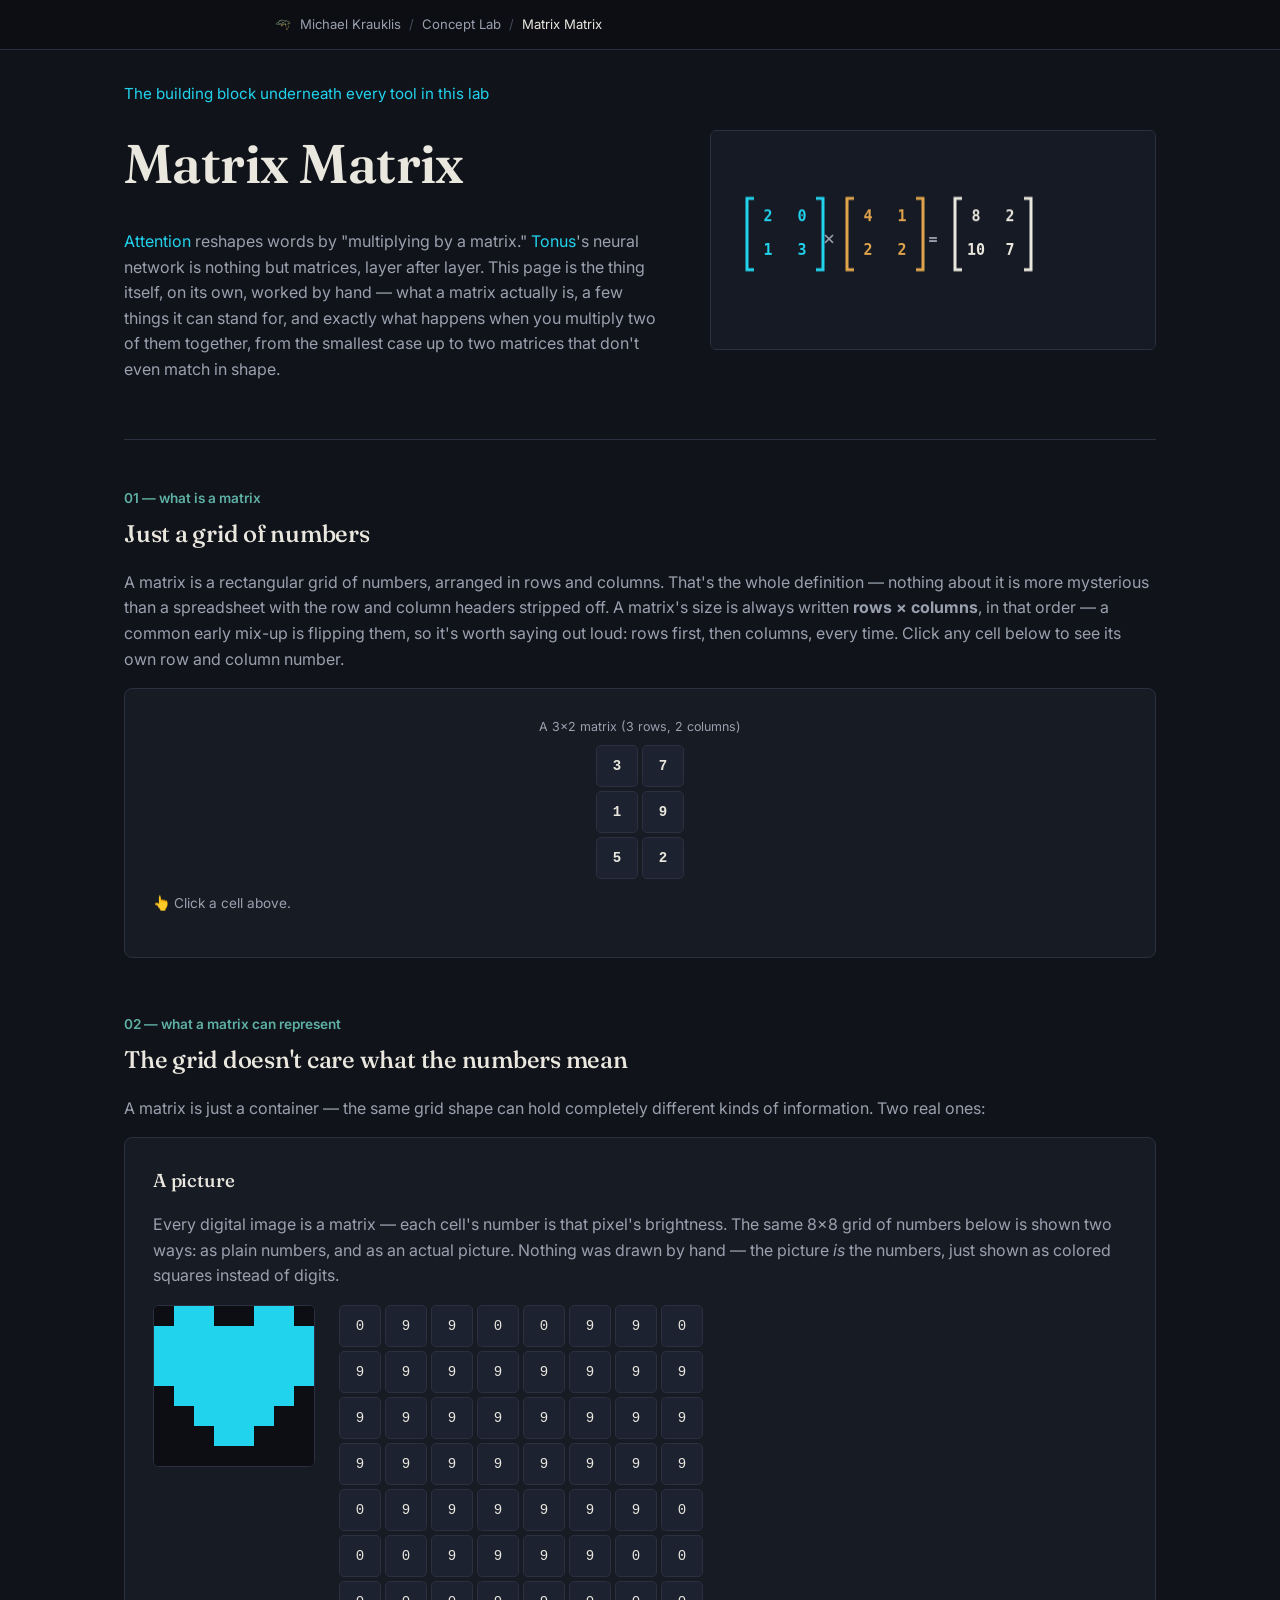
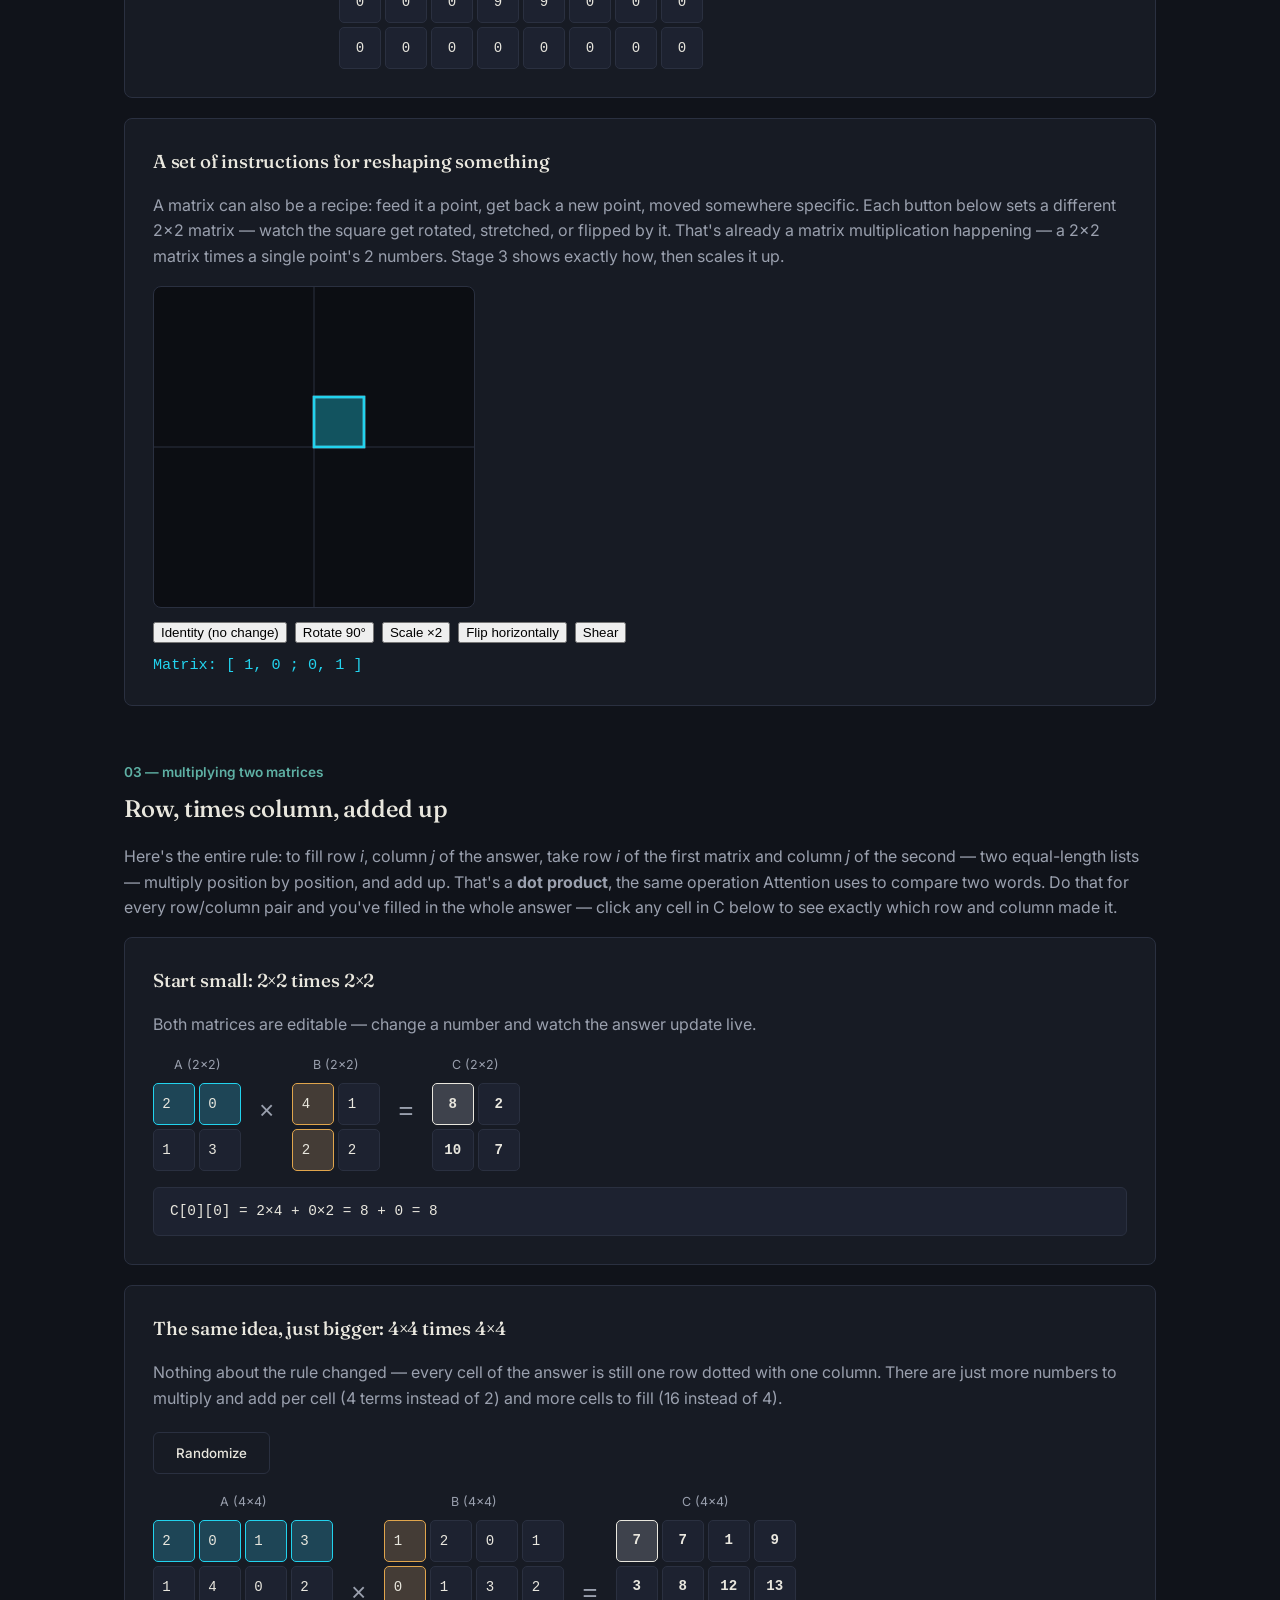
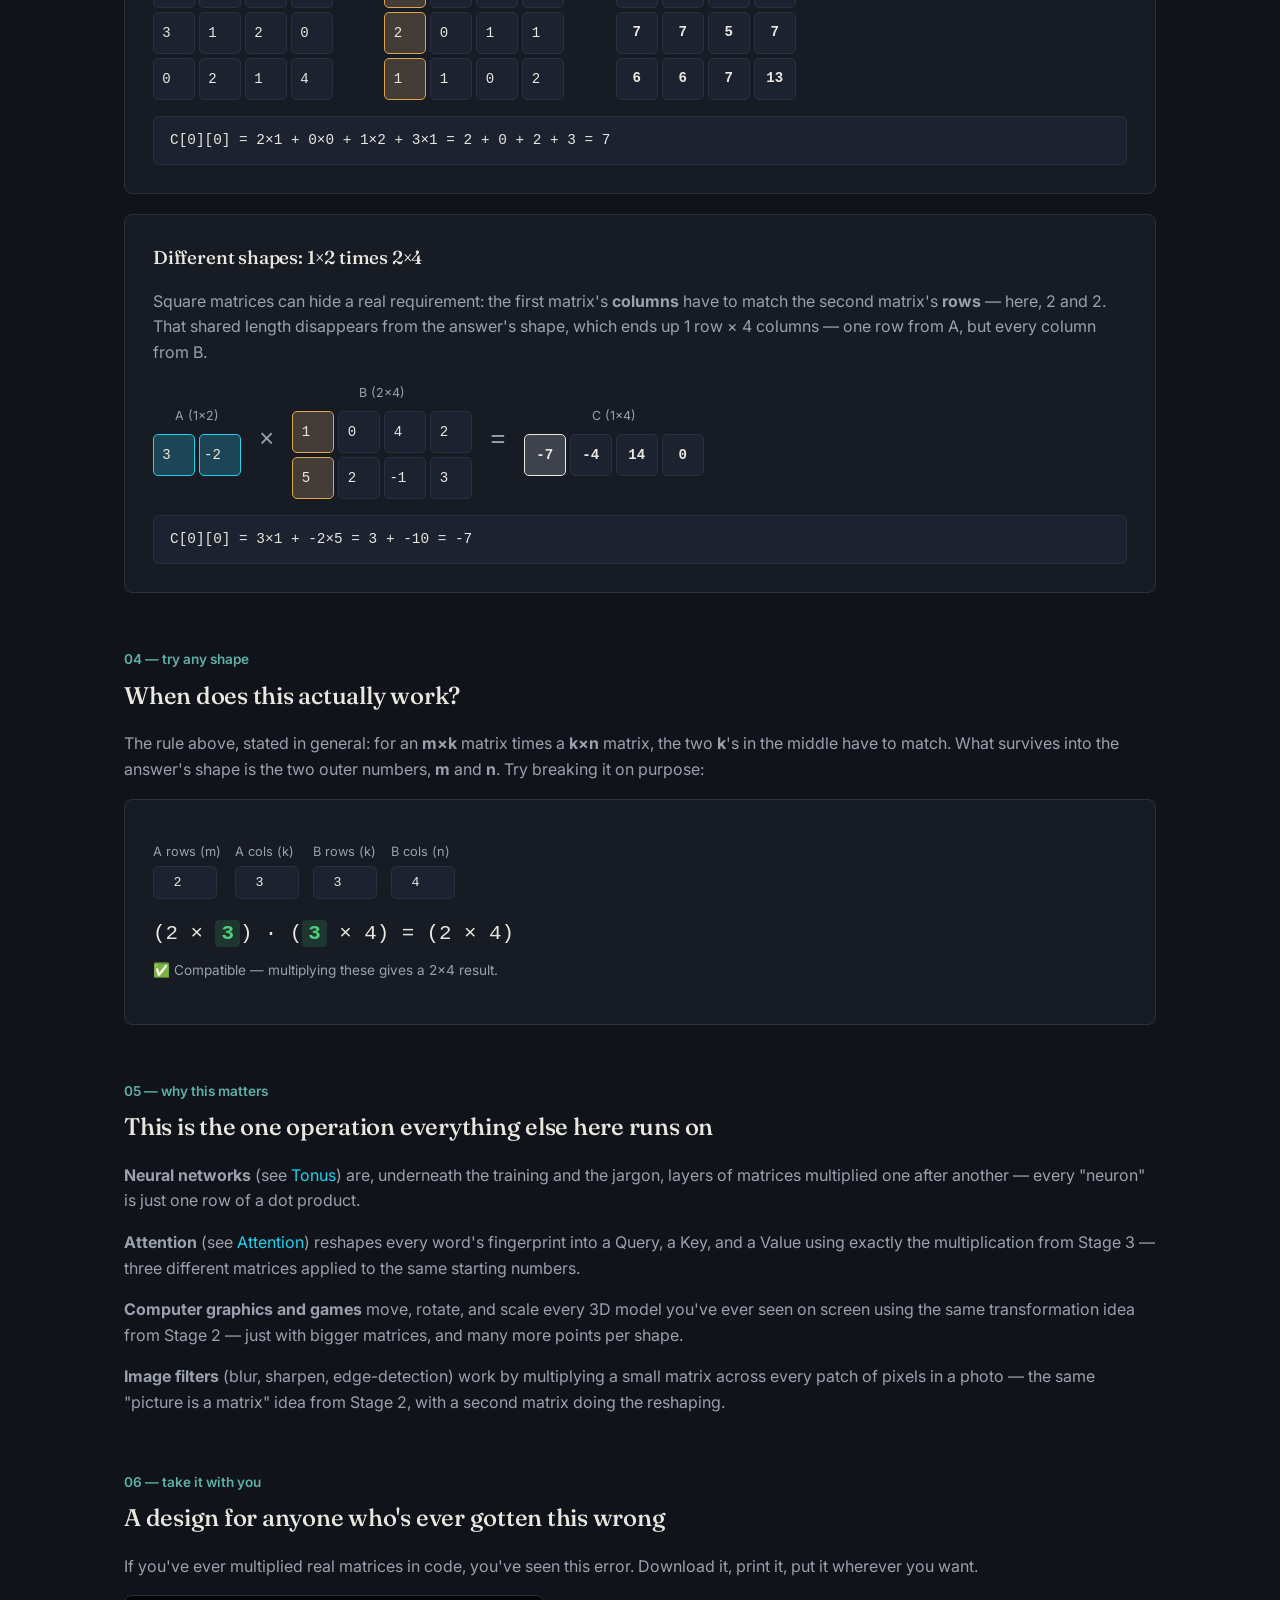
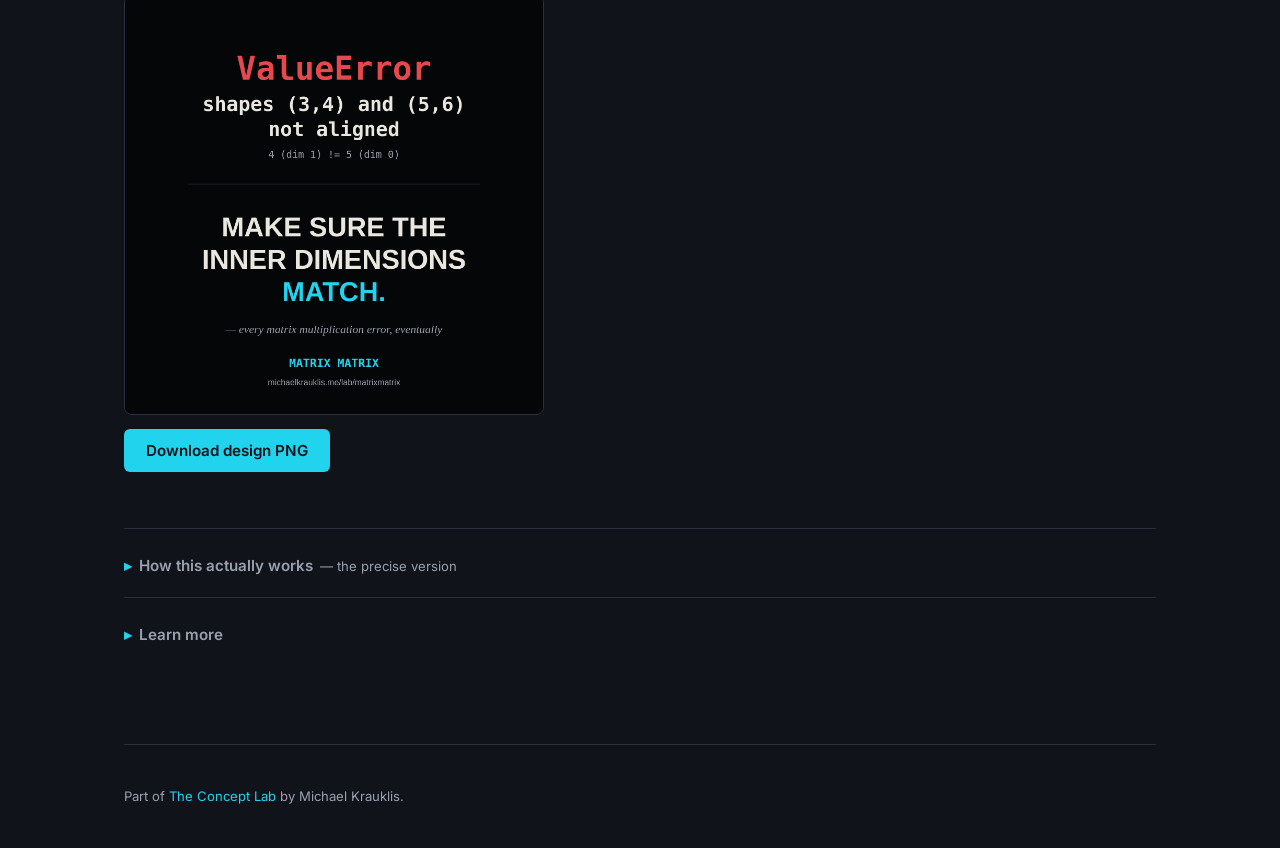
<file: lab/matrixmatrix/index.html>
<!DOCTYPE html>
<html lang="en">
<head>
<meta charset="UTF-8">
<meta name="viewport" content="width=device-width, initial-scale=1.0">
<meta name="google-adsense-account" content="ca-pub-5936916546458743">
<title>Matrix Matrix — What Matrix Multiplication Actually Is</title>
<meta name="description" content="What a matrix is, what it can represent, and what multiplying two of them actually means — worked by hand from a 2×2, to a 4×4, to two matrices of totally different shapes, with a shape checker to test your own.">
<link rel="canonical" href="https://michaelkrauklis.me/lab/matrixmatrix/">
<meta property="og:type" content="website">
<meta property="og:site_name" content="Michael Krauklis">
<meta property="og:title" content="Matrix Matrix — What Matrix Multiplication Actually Is">
<meta property="og:description" content="What a matrix is, what it can represent, and what multiplying two of them actually means — worked by hand from a 2×2, to a 4×4, to two matrices of totally different shapes, with a shape checker to test your own.">
<meta property="og:url" content="https://michaelkrauklis.me/lab/matrixmatrix/">
<meta property="og:image" content="https://michaelkrauklis.me/lab/matrixmatrix/thumbnail.jpg">
<meta name="twitter:card" content="summary">
<meta name="twitter:title" content="Matrix Matrix — What Matrix Multiplication Actually Is">
<meta name="twitter:description" content="What a matrix is, what it can represent, and what multiplying two of them actually means — worked by hand from a 2×2, to a 4×4, to two matrices of totally different shapes, with a shape checker to test your own.">
<meta name="twitter:image" content="https://michaelkrauklis.me/lab/matrixmatrix/thumbnail.jpg">
<link rel="icon" type="image/png" href="/echo-state-trace-mkconceptlab.png">
<link rel="stylesheet" href="/theme.css">
<style>
  :root{
    --accent: #22d3ee; --accent-dim: #0e5f6e;
    /* Distinct hues for "which matrix" in the multiplication demos -- A is the accent itself
       (it's the "active" one, same convention Attention uses for Q), B gets a warm contrast,
       result cells get a neutral highlight so they never get confused with A's row or B's
       column glow. */
    --a-color: #22d3ee; --b-color: #e0a54c;
  }
  .wrap{ max-width: 1080px; margin: 0 auto; padding: 0 24px; }

  .toggle-group{ display:flex; gap:8px; flex-wrap:wrap; margin-top:6px; }
  .toggle-group button{
    background: var(--bg-panel-2); border: 1px solid var(--line); color: var(--ink-dim);
    padding: 9px 16px; border-radius: 6px; cursor: pointer; font-family: 'Inter', sans-serif;
    font-size: 0.88rem; transition: all .12s ease;
  }
  .toggle-group button.active{ border-color: var(--accent); color: var(--accent); background: color-mix(in srgb, var(--accent) 10%, transparent); }

  /* ---- generic matrix grid ---- */
  .matrix-grid{ display:inline-grid; gap:4px; }
  .matrix-cell{
    width:42px; height:42px; display:flex; align-items:center; justify-content:center;
    background:var(--bg-panel-2); border:1.5px solid var(--line); border-radius:5px;
    font-family:'JetBrains Mono', ui-monospace, monospace; font-size:0.88rem; color:var(--ink);
    transition: background .15s ease, border-color .15s ease;
  }
  .matrix-cell.static{ cursor:default; }
  .matrix-cell.clickable{ cursor:pointer; }
  .matrix-cell input{
    width:100%; height:100%; background:transparent; border:none; color:var(--ink);
    font-family:'JetBrains Mono', ui-monospace, monospace; font-size:0.88rem; text-align:center;
    padding:0;
  }
  .matrix-cell input:focus{ outline:none; }
  .matrix-cell.row-hl{ border-color: var(--a-color); background: color-mix(in srgb, var(--a-color) 20%, var(--bg-panel-2)); }
  .matrix-cell.col-hl{ border-color: var(--b-color); background: color-mix(in srgb, var(--b-color) 20%, var(--bg-panel-2)); }
  .matrix-cell.result-hl{ border-color: var(--ink); background: color-mix(in srgb, var(--ink) 16%, var(--bg-panel-2)); font-weight:700; }
  .matrix-cell.result{ cursor:pointer; font-weight:600; }
  .matrix-cell.result:hover{ border-color: var(--ink-dim); }

  .matmul-row{ display:flex; align-items:center; gap:18px; flex-wrap:wrap; margin-top:18px; }
  .matrix-block{ display:flex; flex-direction:column; align-items:center; gap:8px; }
  .matrix-label{ font-size:0.78rem; color:var(--ink-dim); font-family:'Inter', sans-serif; }
  .matmul-op{ font-size:1.6rem; color:var(--ink-dim); font-family:'JetBrains Mono', monospace; }

  .matmul-explain{
    margin-top:16px; padding:12px 16px; border-radius:6px; background:var(--bg-panel-2);
    border:1px solid var(--line); font-family:'JetBrains Mono', ui-monospace, monospace;
    font-size:0.9rem; color:var(--ink); word-break:break-word;
  }

  /* ---- pixel grid (Stage 2b) ---- */
  .pixel-canvas{ display:block; image-rendering:pixelated; border:1px solid var(--line); border-radius:6px; background:#000; }
  .pixel-row{ display:flex; gap:24px; flex-wrap:wrap; align-items:flex-start; margin-top:14px; }

  /* ---- transform demo (Stage 2c) ---- */
  #transformCanvas{ display:block; background:#0c0e13; border:1px solid var(--line); border-radius:8px; }
  .transform-controls{ display:flex; flex-wrap:wrap; gap:8px; margin-top:14px; }
  .transform-matrix-readout{
    margin-top:10px; font-family:'JetBrains Mono', ui-monospace, monospace; font-size:0.95rem;
    color:var(--accent);
  }

  /* ---- shape explorer (Stage 4) ---- */
  .shape-inputs{ display:flex; gap:14px; flex-wrap:wrap; margin-top:14px; }
  .shape-inputs label{ display:flex; flex-direction:column; gap:4px; font-size:0.8rem; color:var(--ink-dim); }
  .shape-inputs input{
    width:64px; background:var(--bg-panel-2); border:1px solid var(--line); color:var(--ink);
    padding:8px 10px; border-radius:6px; font-family:'JetBrains Mono', monospace; text-align:center;
  }
  .shape-equation{
    margin-top:18px; font-family:'JetBrains Mono', ui-monospace, monospace; font-size:1.3rem;
    color:var(--ink);
  }
  .shape-equation .inner{ font-weight:700; padding:2px 6px; border-radius:4px; }
  .shape-equation .inner.match{ color:#4fd17a; background:color-mix(in srgb, #4fd17a 15%, transparent); }
  .shape-equation .inner.mismatch{ color:var(--danger); background:color-mix(in srgb, var(--danger) 15%, transparent); }

  /* ---- shirt design export (Stage 6) ---- */
  #designCanvas{ display:block; width:100%; max-width:420px; height:auto; background:#0c0e13; border:1px solid var(--line); border-radius:8px; }
</style>
</head>
<body>
<script src="/nav.js"></script>
<div class="wrap">

<header class="hero">
  <div class="hero-grid">
    <div>
      <span class="hero-line">The building block underneath every tool in this lab</span>
      <h1>Matrix Matrix</h1>
      <p><a href="/lab/attention/">Attention</a> reshapes words by "multiplying by a matrix."
      <a href="/lab/tonus/">Tonus</a>'s neural network is nothing
      but matrices, layer after layer. This page is the thing itself, on its own, worked by hand —
      what a matrix actually is, a few things it can stand for, and exactly what happens when you
      multiply two of them together, from the smallest case up to two matrices that don't even
      match in shape.</p>
    </div>
    <canvas id="heroCanvas"></canvas>
  </div>
</header>

<main>

  <section id="step-what">
    <span class="step-tag">01 — what is a matrix</span>
    <h2>Just a grid of numbers</h2>
    <p>A matrix is a rectangular grid of numbers, arranged in rows and columns. That's the whole
    definition — nothing about it is more mysterious than a spreadsheet with the row and column
    headers stripped off. A matrix's size is always written <b>rows × columns</b>, in that order —
    a common early mix-up is flipping them, so it's worth saying out loud: rows first, then
    columns, every time. Click any cell below to see its own row and column number.</p>
    <div class="panel">
      <div class="matrix-block">
        <div class="matrix-label">A 3×2 matrix (3 rows, 2 columns)</div>
        <div class="matrix-grid" id="introGrid" data-rows="3" data-cols="2"></div>
      </div>
      <p class="status" id="introCellNote" style="margin-top:14px;">👆 Click a cell above.</p>
    </div>
  </section>

  <section id="step-represent">
    <span class="step-tag">02 — what a matrix can represent</span>
    <h2>The grid doesn't care what the numbers mean</h2>
    <p>A matrix is just a container — the same grid shape can hold completely different kinds of
    information. Two real ones:</p>

    <div class="panel">
      <h3 class="stage-sub">A picture</h3>
      <p class="tooltip">Every digital image is a matrix — each cell's number is that pixel's
      brightness. The same 8×8 grid of numbers below is shown two ways: as plain numbers, and as
      an actual picture. Nothing was drawn by hand — the picture <i>is</i> the numbers, just
      shown as colored squares instead of digits.</p>
      <div class="pixel-row">
        <canvas class="pixel-canvas" id="pixelCanvas" width="160" height="160"></canvas>
        <div class="matrix-grid" id="pixelNumbers" data-rows="8" data-cols="8"></div>
      </div>
    </div>

    <div class="panel" style="margin-top:20px;">
      <h3 class="stage-sub">A set of instructions for reshaping something</h3>
      <p class="tooltip">A matrix can also be a recipe: feed it a point, get back a new point,
      moved somewhere specific. Each button below sets a different 2×2 matrix — watch the square
      get rotated, stretched, or flipped by it. That's already a matrix multiplication happening
      — a 2×2 matrix times a single point's 2 numbers. Stage 3 shows exactly how, then scales it
      up.</p>
      <canvas id="transformCanvas" width="320" height="320"></canvas>
      <div class="transform-controls" id="transformButtons">
        <button type="button" class="pill" data-m="1,0,0,1">Identity (no change)</button>
        <button type="button" class="pill" data-m="0,-1,1,0">Rotate 90°</button>
        <button type="button" class="pill" data-m="2,0,0,2">Scale ×2</button>
        <button type="button" class="pill" data-m="-1,0,0,1">Flip horizontally</button>
        <button type="button" class="pill" data-m="1,1,0,1">Shear</button>
      </div>
      <div class="transform-matrix-readout" id="transformReadout"></div>
    </div>
  </section>

  <section id="step-multiply">
    <span class="step-tag">03 — multiplying two matrices</span>
    <h2>Row, times column, added up</h2>
    <p class="lead">Here's the entire rule: to fill row <i>i</i>, column <i>j</i> of the answer,
    take row <i>i</i> of the first matrix and column <i>j</i> of the second — two equal-length
    lists — multiply position by position, and add up. That's a <b>dot product</b>, the same
    operation Attention uses to compare two words. Do that for every row/column pair and you've
    filled in the whole answer — click any cell in C below to see exactly which row and column
    made it.</p>

    <div class="panel">
      <h3 class="stage-sub">Start small: 2×2 times 2×2</h3>
      <p class="tooltip">Both matrices are editable — change a number and watch the answer update
      live.</p>
      <div class="matmul-row" id="demo2x2"></div>
      <div class="matmul-explain" id="demo2x2-explain"></div>
    </div>

    <div class="panel" style="margin-top:20px;">
      <h3 class="stage-sub">The same idea, just bigger: 4×4 times 4×4</h3>
      <p class="tooltip">Nothing about the rule changed — every cell of the answer is still one
      row dotted with one column. There are just more numbers to multiply and add per cell (4
      terms instead of 2) and more cells to fill (16 instead of 4).</p>
      <div class="actions" style="margin-bottom:4px;">
        <button type="button" class="secondary" id="randomize4x4">Randomize</button>
      </div>
      <div class="matmul-row" id="demo4x4"></div>
      <div class="matmul-explain" id="demo4x4-explain"></div>
    </div>

    <div class="panel" style="margin-top:20px;">
      <h3 class="stage-sub">Different shapes: 1×2 times 2×4</h3>
      <p class="tooltip">Square matrices can hide a real requirement: the first matrix's
      <b>columns</b> have to match the second matrix's <b>rows</b> — here, 2 and 2. That shared
      length disappears from the answer's shape, which ends up 1 row × 4 columns — one row from
      A, but every column from B.</p>
      <div class="matmul-row" id="demoRect"></div>
      <div class="matmul-explain" id="demoRect-explain"></div>
    </div>
  </section>

  <section id="step-shapes">
    <span class="step-tag">04 — try any shape</span>
    <h2>When does this actually work?</h2>
    <p>The rule above, stated in general: for an <b>m×k</b> matrix times a <b>k×n</b> matrix, the
    two <b>k</b>'s in the middle have to match. What survives into the answer's shape is the two
    outer numbers, <b>m</b> and <b>n</b>. Try breaking it on purpose:</p>
    <div class="panel">
      <div class="shape-inputs">
        <label>A rows (m) <input type="number" id="seM" min="1" max="6" value="2"></label>
        <label>A cols (k) <input type="number" id="seK1" min="1" max="6" value="3"></label>
        <label>B rows (k) <input type="number" id="seK2" min="1" max="6" value="3"></label>
        <label>B cols (n) <input type="number" id="seN" min="1" max="6" value="4"></label>
      </div>
      <div class="shape-equation" id="shapeEquation"></div>
      <p class="status" id="shapeVerdict" style="margin-top:10px;"></p>
    </div>
  </section>

  <section id="step-why">
    <span class="step-tag">05 — why this matters</span>
    <h2>This is the one operation everything else here runs on</h2>
    <p><b>Neural networks</b> (see <a href="/lab/tonus/">Tonus</a>) are, underneath the training and
    the jargon, layers of matrices multiplied one after another — every "neuron" is just one row of
    a dot product.</p>
    <p><b>Attention</b> (see <a href="/lab/attention/">Attention</a>) reshapes every word's
    fingerprint into a Query, a Key, and a Value using exactly the multiplication from Stage 3 —
    three different matrices applied to the same starting numbers.</p>
    <p><b>Computer graphics and games</b> move, rotate, and scale every 3D model you've ever seen
    on screen using the same transformation idea from Stage 2 — just with bigger matrices, and
    many more points per shape.</p>
    <p><b>Image filters</b> (blur, sharpen, edge-detection) work by multiplying a small matrix
    across every patch of pixels in a photo — the same "picture is a matrix" idea from Stage 2,
    with a second matrix doing the reshaping.</p>
  </section>

  <section id="step-design">
    <span class="step-tag">06 — take it with you</span>
    <h2>A design for anyone who's ever gotten this wrong</h2>
    <p>If you've ever multiplied real matrices in code, you've seen this error. Download it,
    print it, put it wherever you want.</p>
    <canvas id="designCanvas" width="800" height="800"></canvas>
    <div class="actions" style="margin-top:14px;">
      <button type="button" class="primary" id="downloadDesignBtn">Download design PNG</button>
    </div>
  </section>

  <details class="disclosure advanced">
    <summary>How this actually works <span class="adv-sub">— the precise version</span></summary>
    <div class="disclosure-body">
      <p>For matrix <i>A</i> (size m×k) and matrix <i>B</i> (size k×n), the product <i>C = AB</i>
      (size m×n) is defined entry by entry:</p>
      <p style="font-family:'JetBrains Mono', ui-monospace, monospace; color:var(--accent); font-size:1rem;">
      C[i][j] = &Sigma;<sub>t=1..k</sub> A[i][t] &times; B[t][j]</p>
      <p>Computing the whole matrix this way takes m × n cells, each one costing k multiplications
      and k−1 additions — for two square n×n matrices, that's O(n³) total, the naive algorithm
      every intro course teaches first. It's not the fastest one known: Strassen's algorithm
      (1969) does better by recombining the multiplications themselves, and faster algorithms have
      been found since — see "Learn more" below. Every demo on this page uses the plain O(n³)
      definition above; the answer is identical either way, just computed with more or fewer
      multiplications along the way.</p>
      <p>Matrix multiplication is also <b>not commutative</b>: in general, AB ≠ BA — swap the
      order and you can get a completely different answer, or an operation that isn't even
      defined anymore (an m×k matrix times a k×n one works; flip the order and it only works if
      n happens to equal m too). Try it on the 2×2 demo in Stage 3: swap which grid holds which
      numbers and watch the answer change.</p>
    </div>
  </details>

  <details class="disclosure advanced">
    <summary>Learn more</summary>
    <div class="disclosure-body">
      <p><a href="https://en.wikipedia.org/wiki/Matrix_multiplication" target="_blank" rel="noopener">Matrix multiplication</a>
      on Wikipedia covers the general definition used on this page. Volker Strassen's 1969 paper
      introduced the first algorithm faster than the naive O(n³) approach shown above, by finding
      a way to compute a 2×2 block product with 7 multiplications instead of 8 — a result that
      still anchors most of the faster algorithms discovered since.</p>
    </div>
  </details>

</main>

<footer>
  <div class="wrap" style="padding:0;">
    <p>Part of <a href="/lab/">The Concept Lab</a> by Michael Krauklis.</p>
  </div>
</footer>
</div>

<script>
(function(){
  'use strict';

  var ACCENT = getComputedStyle(document.documentElement).getPropertyValue('--accent').trim() || '#22d3ee';

  // ---------- core math ----------
  function matMul(A, B){
    var m = A.length, k = A[0].length, n = B[0].length;
    var C = [];
    for (var i = 0; i < m; i++){
      var row = [];
      for (var j = 0; j < n; j++){
        var sum = 0;
        for (var t = 0; t < k; t++){ sum += A[i][t] * B[t][j]; }
        row.push(sum);
      }
      C.push(row);
    }
    return C;
  }

  function explainCell(A, B, i, j){
    var rowArr = A[i];
    var colArr = B.map(function(r){ return r[j]; });
    var terms = rowArr.map(function(a, idx){ return a + '×' + colArr[idx]; });
    var products = rowArr.map(function(a, idx){ return a * colArr[idx]; });
    var sum = products.reduce(function(s, v){ return s + v; }, 0);
    return 'C[' + i + '][' + j + '] = ' + terms.join(' + ') + ' = ' + products.join(' + ') + ' = ' + sum;
  }

  // ---------- generic editable/clickable matrix grid ----------
  function renderGrid(container, matrix, opts){
    opts = opts || {};
    var rows = matrix.length, cols = matrix[0].length;
    container.style.gridTemplateColumns = 'repeat(' + cols + ', 42px)';
    container.innerHTML = '';
    for (var i = 0; i < rows; i++){
      for (var j = 0; j < cols; j++){
        var cell = document.createElement('div');
        cell.className = 'matrix-cell ' + (opts.editable ? 'clickable' : (opts.onClick ? 'clickable result' : 'static'));
        if (opts.highlightRow === i) cell.classList.add('row-hl');
        if (opts.highlightCol === j) cell.classList.add('col-hl');
        if (opts.highlightResult && opts.highlightResult[0] === i && opts.highlightResult[1] === j) cell.classList.add('result-hl');

        if (opts.editable){
          var input = document.createElement('input');
          input.type = 'number';
          input.value = matrix[i][j];
          (function(i, j, input){
            input.addEventListener('input', function(){
              var v = parseFloat(input.value);
              matrix[i][j] = isNaN(v) ? 0 : v;
              if (opts.onChange) opts.onChange();
            });
          })(i, j, input);
          cell.appendChild(input);
        } else {
          cell.textContent = matrix[i][j];
          if (opts.onClick){
            (function(i, j){
              cell.addEventListener('click', function(){ opts.onClick(i, j); });
            })(i, j);
          }
        }
        container.appendChild(cell);
      }
    }
  }

  // ---------- Stage 1: intro grid ----------
  (function(){
    var intro = [[3, 7], [1, 9], [5, 2]];
    var note = document.getElementById('introCellNote');
    renderGrid(document.getElementById('introGrid'), intro, {
      onClick: function(i, j){
        note.textContent = 'Row ' + i + ', column ' + j + ' — the number ' + intro[i][j] + '.';
      }
    });
  })();

  // ---------- Stage 2a: pixel grid (numbers -> picture) ----------
  (function(){
    var HEART = [
      [0,1,1,0,0,1,1,0],
      [1,1,1,1,1,1,1,1],
      [1,1,1,1,1,1,1,1],
      [1,1,1,1,1,1,1,1],
      [0,1,1,1,1,1,1,0],
      [0,0,1,1,1,1,0,0],
      [0,0,0,1,1,0,0,0],
      [0,0,0,0,0,0,0,0]
    ];
    var brightness = HEART.map(function(row){ return row.map(function(v){ return v ? 9 : 0; }); });
    renderGrid(document.getElementById('pixelNumbers'), brightness, {});
    var canvas = document.getElementById('pixelCanvas');
    var ctx = canvas.getContext('2d');
    var cell = canvas.width / 8;
    for (var i = 0; i < 8; i++){
      for (var j = 0; j < 8; j++){
        var v = brightness[i][j] / 9;
        ctx.fillStyle = v === 0 ? '#0c0e13' : 'color-mix(in srgb, ' + ACCENT + ' ' + Math.round(v*100) + '%, #0c0e13)';
        ctx.fillStyle = v === 0 ? '#0c0e13' : ACCENT;
        ctx.globalAlpha = v === 0 ? 1 : (0.35 + v*0.65);
        ctx.fillRect(j*cell, i*cell, cell, cell);
      }
    }
    ctx.globalAlpha = 1;
  })();

  // ---------- Stage 2c: transform demo ----------
  (function(){
    var canvas = document.getElementById('transformCanvas');
    var ctx = canvas.getContext('2d');
    var readout = document.getElementById('transformReadout');
    var unit = 50, cx = canvas.width/2, cy = canvas.height/2;
    var square = [[0,0],[1,0],[1,1],[0,1]];

    function toScreen(p){ return [cx + p[0]*unit, cy - p[1]*unit]; }
    function applyM(m, p){ return [m[0]*p[0] + m[1]*p[1], m[2]*p[0] + m[3]*p[1]]; }

    function drawPoly(points, color, fill){
      ctx.beginPath();
      points.forEach(function(p, idx){
        var s = toScreen(p);
        if (idx === 0) ctx.moveTo(s[0], s[1]); else ctx.lineTo(s[0], s[1]);
      });
      ctx.closePath();
      if (fill){ ctx.fillStyle = color; ctx.globalAlpha = 0.35; ctx.fill(); ctx.globalAlpha = 1; }
      ctx.strokeStyle = color; ctx.lineWidth = 2.5; ctx.stroke();
    }

    function render(m){
      ctx.clearRect(0, 0, canvas.width, canvas.height);
      ctx.strokeStyle = '#2a3040'; ctx.lineWidth = 1;
      ctx.beginPath(); ctx.moveTo(0, cy); ctx.lineTo(canvas.width, cy);
      ctx.moveTo(cx, 0); ctx.lineTo(cx, canvas.height); ctx.stroke();

      drawPoly(square, '#9aa0ae', false);
      var transformed = square.map(function(p){ return applyM(m, p); });
      drawPoly(transformed, ACCENT, true);

      readout.textContent = 'Matrix: [ ' + m[0] + ', ' + m[1] + ' ; ' + m[2] + ', ' + m[3] + ' ]';
    }

    document.getElementById('transformButtons').addEventListener('click', function(e){
      var btn = e.target.closest('.pill');
      if (!btn) return;
      Array.prototype.forEach.call(document.querySelectorAll('#transformButtons .pill'), function(b){ b.classList.remove('selected'); });
      btn.classList.add('selected');
      var m = btn.dataset.m.split(',').map(Number);
      render(m);
    });

    render([1,0,0,1]);
  })();

  // ---------- Stage 3: matrix multiplication demos ----------
  function buildDemo(prefix, initA, initB, editable){
    var A = initA.map(function(r){ return r.slice(); });
    var B = initB.map(function(r){ return r.slice(); });
    var selected = [0, 0];
    var row = document.getElementById(prefix);
    var explainEl = document.getElementById(prefix + '-explain');

    function render(){
      var C = matMul(A, B);
      row.innerHTML = '';

      function block(label, gridId){
        var b = document.createElement('div');
        b.className = 'matrix-block';
        var l = document.createElement('div'); l.className = 'matrix-label'; l.textContent = label;
        var g = document.createElement('div'); g.className = 'matrix-grid'; g.id = gridId;
        b.appendChild(l); b.appendChild(g);
        return { block: b, grid: g };
      }

      var aBlock = block('A (' + A.length + '×' + A[0].length + ')', prefix + '-A');
      var op1 = document.createElement('div'); op1.className = 'matmul-op'; op1.textContent = '×';
      var bBlock = block('B (' + B.length + '×' + B[0].length + ')', prefix + '-B');
      var op2 = document.createElement('div'); op2.className = 'matmul-op'; op2.textContent = '=';
      var cBlock = block('C (' + C.length + '×' + C[0].length + ')', prefix + '-C');

      row.appendChild(aBlock.block);
      row.appendChild(op1);
      row.appendChild(bBlock.block);
      row.appendChild(op2);
      row.appendChild(cBlock.block);

      renderGrid(aBlock.grid, A, {
        editable: editable, onChange: render,
        highlightRow: selected[0]
      });
      renderGrid(bBlock.grid, B, {
        editable: editable, onChange: render,
        highlightCol: selected[1]
      });
      renderGrid(cBlock.grid, C, {
        onClick: function(i, j){ selected = [i, j]; render(); },
        highlightResult: selected
      });

      explainEl.textContent = explainCell(A, B, selected[0], selected[1]);
    }

    render();
    return { randomize: function(min, max){
      for (var i = 0; i < A.length; i++) for (var j = 0; j < A[0].length; j++) A[i][j] = Math.floor(Math.random()*(max-min+1))+min;
      for (var i2 = 0; i2 < B.length; i2++) for (var j2 = 0; j2 < B[0].length; j2++) B[i2][j2] = Math.floor(Math.random()*(max-min+1))+min;
      render();
    }};
  }

  buildDemo('demo2x2', [[2,0],[1,3]], [[4,1],[2,2]], true);

  var demo4x4 = buildDemo('demo4x4',
    [[2,0,1,3],[1,4,0,2],[3,1,2,0],[0,2,1,4]],
    [[1,2,0,1],[0,1,3,2],[2,0,1,1],[1,1,0,2]],
    true
  );
  document.getElementById('randomize4x4').addEventListener('click', function(){
    demo4x4.randomize(-5, 9);
  });

  buildDemo('demoRect', [[3,-2]], [[1,0,4,2],[5,2,-1,3]], true);

  // ---------- Stage 4: shape explorer ----------
  (function(){
    var mEl = document.getElementById('seM'), k1El = document.getElementById('seK1');
    var k2El = document.getElementById('seK2'), nEl = document.getElementById('seN');
    var eqEl = document.getElementById('shapeEquation');
    var verdictEl = document.getElementById('shapeVerdict');

    function clamp(v){ v = parseInt(v, 10); if (isNaN(v)) v = 1; return Math.max(1, Math.min(6, v)); }

    function render(){
      var m = clamp(mEl.value), k1 = clamp(k1El.value), k2 = clamp(k2El.value), n = clamp(nEl.value);
      var match = k1 === k2;
      var cls = match ? 'match' : 'mismatch';
      eqEl.innerHTML = '(' + m + ' × <span class="inner ' + cls + '">' + k1 + '</span>) · (' +
        '<span class="inner ' + cls + '">' + k2 + '</span> × ' + n + ')' +
        (match ? ' = (' + m + ' × ' + n + ')' : ' = undefined');
      verdictEl.textContent = match
        ? '✅ Compatible — multiplying these gives a ' + m + '×' + n + ' result.'
        : '❌ Not compatible — A has ' + k1 + ' column' + (k1===1?'':'s') + ' but B has ' + k2 + ' row' + (k2===1?'':'s') + '. These have to match.';
    }
    [mEl, k1El, k2El, nEl].forEach(function(el){ el.addEventListener('input', render); });
    render();
  })();

  // ---------- Stage 6: the design ----------
  var designCanvas = document.getElementById('designCanvas');
  (function(){
    var ctx = designCanvas.getContext('2d');
    var w = designCanvas.width, h = designCanvas.height;
    ctx.fillStyle = '#050608';
    ctx.fillRect(0, 0, w, h);
    ctx.textAlign = 'center';

    ctx.fillStyle = '#e5484d';
    ctx.font = '800 62px "JetBrains Mono", ui-monospace, monospace';
    ctx.fillText('ValueError', w/2, 160);

    ctx.fillStyle = '#e9e7de';
    ctx.font = '700 38px "JetBrains Mono", ui-monospace, monospace';
    ctx.fillText('shapes (3,4) and (5,6)', w/2, 220);
    ctx.fillText('not aligned', w/2, 268);

    ctx.font = '400 19px "JetBrains Mono", ui-monospace, monospace';
    ctx.fillStyle = '#9aa0ae';
    ctx.fillText('4 (dim 1) != 5 (dim 0)', w/2, 310);

    ctx.strokeStyle = '#2a3040';
    ctx.beginPath(); ctx.moveTo(120, 360); ctx.lineTo(w-120, 360); ctx.stroke();

    ctx.fillStyle = '#e9e7de';
    ctx.font = '800 52px Inter, sans-serif';
    ctx.fillText('MAKE SURE THE', w/2, 460);
    ctx.fillText('INNER DIMENSIONS', w/2, 522);
    ctx.fillStyle = '#22d3ee';
    ctx.fillText('MATCH.', w/2, 584);

    ctx.font = 'italic 22px Fraunces, serif';
    ctx.fillStyle = '#9aa0ae';
    ctx.fillText('— every matrix multiplication error, eventually', w/2, 645);

    ctx.font = '600 22px "JetBrains Mono", ui-monospace, monospace';
    ctx.fillStyle = '#22d3ee';
    ctx.fillText('MATRIX MATRIX', w/2, h - 90);
    ctx.font = '16px Inter, sans-serif';
    ctx.fillStyle = '#9aa0ae';
    ctx.fillText('michaelkrauklis.me/lab/matrixmatrix', w/2, h - 55);
  })();

  document.getElementById('downloadDesignBtn').addEventListener('click', function(){
    var link = document.createElement('a');
    link.download = 'matrix-matrix-inner-dimensions.png';
    link.href = designCanvas.toDataURL('image/png');
    link.click();
  });

  // ---------- hero canvas ----------
  function drawBracket(ctx, x, yTop, yBottom, side, color){
    var tick = 7;
    ctx.beginPath();
    if (side === 'left'){
      ctx.moveTo(x + tick, yTop); ctx.lineTo(x, yTop); ctx.lineTo(x, yBottom); ctx.lineTo(x + tick, yBottom);
    } else {
      ctx.moveTo(x - tick, yTop); ctx.lineTo(x, yTop); ctx.lineTo(x, yBottom); ctx.lineTo(x - tick, yBottom);
    }
    ctx.strokeStyle = color; ctx.lineWidth = 3; ctx.stroke();
  }

  (function(){
    var canvas = document.getElementById('heroCanvas');
    var ctx = canvas.getContext('2d');
    var w = canvas.clientWidth || 480, h = 220;
    canvas.width = w; canvas.height = h;
    ctx.fillStyle = '#161a24';
    ctx.fillRect(0, 0, w, h);
    var A = [[2,0],[1,3]], B = [[4,1],[2,2]], C = matMul(A,B);
    function drawGrid(mat, x0, y0, color){
      var cell = 34;
      var gw = mat[0].length * cell, gh = mat.length * cell;
      drawBracket(ctx, x0 - 6, y0 - 4, y0 + gh, 'left', color);
      drawBracket(ctx, x0 + gw + 2, y0 - 4, y0 + gh, 'right', color);
      for (var i=0;i<mat.length;i++) for (var j=0;j<mat[0].length;j++){
        ctx.fillStyle = color; ctx.font = '600 15px JetBrains Mono, monospace'; ctx.textAlign='center'; ctx.textBaseline='middle';
        ctx.fillText(mat[i][j], x0+j*cell+(cell-4)/2, y0+i*cell+(cell-4)/2);
      }
    }
    drawGrid(A, 42, h/2-38, '#22d3ee');
    ctx.fillStyle = '#9aa0ae'; ctx.font = '20px monospace'; ctx.textAlign='center'; ctx.fillText('×', 118, h/2);
    drawGrid(B, 142, h/2-38, '#e0a54c');
    ctx.fillStyle = '#9aa0ae'; ctx.fillText('=', 222, h/2);
    drawGrid(C, 250, h/2-38, '#e9e7de');
  })();

  window.addEventListener('resize', function(){});
})();
</script>
</body>
</html>
</file>
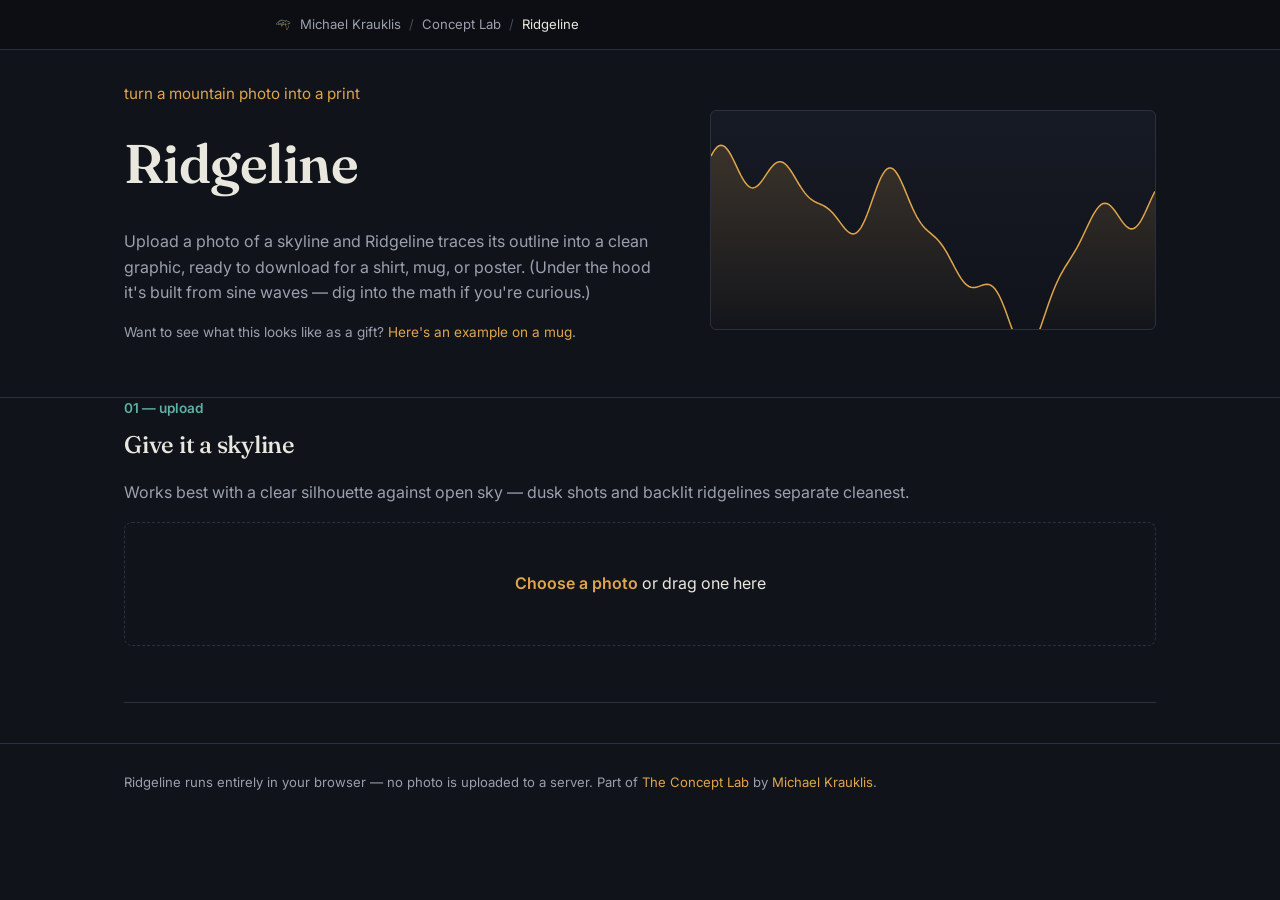
<file: lab/ridgeline/index.html>
<!DOCTYPE html>
<html lang="en">
<head>
<meta charset="UTF-8">
<meta name="viewport" content="width=device-width, initial-scale=1.0">
<meta name="google-adsense-account" content="ca-pub-5936916546458743">
<title>Ridgeline — Fourier Mountain Reconstruction</title>
<meta name="description" content="Turn a photo of a mountain skyline into a Fourier-transform wave decomposition — an animated reconstruction or a printable silhouette — entirely in your browser.">
<link rel="canonical" href="https://michaelkrauklis.me/lab/ridgeline/">
<meta property="og:type" content="website">
<meta property="og:site_name" content="Michael Krauklis">
<meta property="og:title" content="Ridgeline — Fourier Mountain Reconstruction">
<meta property="og:description" content="Turn a photo of a mountain skyline into a Fourier-transform wave decomposition — an animated reconstruction or a printable silhouette — entirely in your browser.">
<meta property="og:url" content="https://michaelkrauklis.me/lab/ridgeline/">
<meta property="og:image" content="https://michaelkrauklis.me/lab/ridgeline/thumbnail.jpg">
<meta name="twitter:card" content="summary">
<meta name="twitter:title" content="Ridgeline — Fourier Mountain Reconstruction">
<meta name="twitter:description" content="Turn a photo of a mountain skyline into a Fourier-transform wave decomposition — an animated reconstruction or a printable silhouette — entirely in your browser.">
<meta name="twitter:image" content="https://michaelkrauklis.me/lab/ridgeline/thumbnail.jpg">
<link rel="icon" type="image/png" href="/echo-state-trace-mkconceptlab.png">
<link rel="stylesheet" href="/theme.css">
<style>
  .wrap{ max-width: 1080px; margin: 0 auto; padding: 0 24px; }
  /* unlike Afterimage's crop tool, none of Ridgeline's .stage canvases are draggable */
  canvas.stage{ cursor: default; }

  .toggle-group{
    display:flex;
    gap: 8px;
    flex-wrap: wrap;
    margin-top: 6px;
  }
  .toggle-group button{
    background: var(--bg-panel-2);
    border: 1px solid var(--line);
    color: var(--ink-dim);
    padding: 9px 16px;
    border-radius: 6px;
    cursor: pointer;
    font-family: 'Inter', sans-serif;
    font-size: 0.88rem;
    transition: all .12s ease;
  }
  .toggle-group button.active{
    border-color: var(--amber);
    color: var(--amber);
    background: rgba(224,165,76,0.08);
  }

  #gridOutput{
    display:flex;
    flex-direction: column;
    gap: 22px;
    margin-top: 20px;
  }
  #gridOutput canvas{
    width: 100%;
    border: 1px solid var(--line);
    border-radius: 4px;
    background: #0c0e13;
  }
  .panel-label{
    font-size: 0.72rem;
    color: var(--ink-dim);
    margin-top: 4px;
  }

  .step-row{
    padding-bottom: 18px;
    border-bottom: 1px solid var(--line);
  }
  .step-row:last-child{ border-bottom: none; padding-bottom: 0; }
  .step-header{
    font-size: 0.82rem;
    color: var(--ink-dim);
    margin-bottom: 10px;
  }
  .step-header b{ color: var(--ink); font-weight: 600; }
  .step-strip{
    display:flex;
    align-items: center;
    gap: 8px;
    flex-wrap: wrap;
  }
  .mini-block{
    flex: 1 1 200px;
    min-width: 160px;
    max-width: 240px;
  }
  .step-connector{
    flex: 0 0 auto;
    font-family: 'Fraunces', Georgia, serif;
    font-size: 1.5rem;
    color: var(--ink-dim);
    padding: 0 2px;
    align-self: center;
  }

  .swatch-row{
    display: flex;
    gap: 10px;
    flex-wrap: wrap;
    margin-top: 6px;
    align-items: center;
  }
  .swatch{
    width: 34px;
    height: 34px;
    border-radius: 50%;
    border: 2px solid var(--line);
    cursor: pointer;
    padding: 0;
  }
  .swatch.active{ border-color: var(--ink); box-shadow: 0 0 0 2px var(--bg-panel), 0 0 0 4px var(--amber); }
  .swatch-custom{
    display: flex;
    align-items: center;
    justify-content: center;
    color: var(--ink-dim);
    font-size: 0.7rem;
    font-weight: 600;
    background: var(--bg-panel-2);
  }
</style>
<script async src="https://pagead2.googlesyndication.com/pagead/js/adsbygoogle.js?client=ca-pub-5936916546458743"
     crossorigin="anonymous"></script>
</head>
<body>
<script src="/nav.js"></script>

<header class="hero">
  <div class="wrap hero-grid">
    <div>
      <span class="hero-line">turn a mountain photo into a print</span>
      <h1>Ridgeline</h1>
      <p>Upload a photo of a skyline and Ridgeline traces its outline into a clean graphic,
      ready to download for a shirt, mug, or poster. (Under the hood it's built from sine
      waves — dig into the math if you're curious.)</p>
      <p class="status">Want to see what this looks like as a gift?
      <a href="https://www.zazzle.com/glacier_national_park_traced_in_waves_mug-256459456782885365?rf=238054754631086278" target="_blank" rel="noopener">Here's an example on a mug</a>.</p>
    </div>
    <canvas id="heroCanvas"></canvas>
  </div>
</header>

<main class="wrap">

  <section>
    <span class="step-tag">01 — upload</span>
    <h2>Give it a skyline</h2>
    <p>Works best with a clear silhouette against open sky — dusk shots and backlit
    ridgelines separate cleanest.</p>
    <div class="dropzone" id="dropzone">
      <input type="file" id="fileInput" accept="image/*">
      <div><span class="cta">Choose a photo</span> or drag one here</div>
    </div>
  </section>

  <section id="extractSection" style="display:none;">
    <span class="step-tag">02 — trace the outline</span>
    <h2>Here's what we found</h2>
    <p id="extractIntro">Ridgeline found the line where sky meets land automatically. If the
    amber outline doesn't hug your ridge, click and drag directly on the photo to draw it
    yourself — or fine-tune the detector below.</p>
    <div class="panel">
      <canvas class="stage" id="sourceCanvas" style="cursor:crosshair;"></canvas>
      <div class="actions" style="margin-top:10px;">
        <span class="status">Click and drag on the photo to draw the line by hand.</span>
        <button class="secondary" id="resetLineBtn" style="padding:6px 14px; font-size:0.82rem;">Reset to auto-detected</button>
      </div>
      <details class="disclosure" id="fineTuneDisclosure">
        <summary>Doesn't look right? Fine-tune it</summary>
        <div class="disclosure-body">
          <label class="field">Sensitivity — <span class="field-value" id="threshVal">128</span></label>
          <input type="range" id="threshSlider" min="1" max="254" value="128">
          <label class="field">
            <input type="checkbox" id="invertCheck" style="accent-color: var(--amber); margin-right:6px;">
            Flip it — trace the lower boundary instead of the upper one
          </label>
          <label class="field">Outline detail — <span class="field-value" id="sampleVal">160</span></label>
          <input type="range" id="sampleSlider" min="60" max="300" step="10" value="160">
        </div>
      </details>
    </div>
  </section>

  <section id="merchSection" style="display:none;">
    <span class="step-tag">03 — your print</span>
    <h2>Make it yours</h2>
    <p>This is what gets downloaded. Pick some colors and you're done.</p>

    <div class="panel row" style="margin-top:18px;">
      <div class="col">
        <canvas class="stage" id="merchCanvas"></canvas>
      </div>
      <div class="col">
        <label class="field">Colors</label>
        <div class="swatch-row" id="merchSwatches"></div>

        <label class="field" id="merchStackRowsLabel">Number of lines — <span class="field-value" id="merchStackRowsVal">8</span></label>
        <input type="range" id="merchStackRowsRange" min="3" max="20" step="1" value="8">

        <label class="field" id="merchStackFillLabel">
          <input type="checkbox" id="merchStackPhotoCheck" checked style="accent-color: var(--amber); margin-right:6px;">
          Fill the final line with your photo
        </label>

        <label class="field">Caption (optional)</label>
        <input type="text" id="merchCaptionInput" placeholder="e.g. TETON RANGE" maxlength="40"
          style="width:100%; background:var(--bg-panel-2); border:1px solid var(--line); border-radius:6px; color:var(--ink); padding:9px 12px; font-family:'Inter',sans-serif; font-size:0.9rem;">

        <details class="disclosure">
          <summary>Custom colors</summary>
          <div class="disclosure-body">
            <label class="field">Accent color</label>
            <input type="color" id="merchAccentColor" value="#e0a54c" style="width:100%; height:38px; border:1px solid var(--line); border-radius:6px; background:none; cursor:pointer;">
            <label class="field">Background</label>
            <div class="toggle-group" id="merchBgToggle">
              <button data-bg="dark" class="active">Dark</button>
              <button data-bg="light">Light</button>
              <button data-bg="custom">Custom</button>
            </div>
            <input type="color" id="merchBgColorPicker" value="#ffffff"
              style="display:none; width:100%; height:38px; margin-top:8px; border:1px solid var(--line); border-radius:6px; background:none; cursor:pointer;">
            <p class="status" id="merchBgCustomHint" style="display:none; margin-top:6px;">Off-dark and off-white tend to print with a visible tint on mugs — pick pure white, pure black, or a solid color instead for a truer print.</p>
            <label class="field" style="display:flex; align-items:center; gap:6px;">
              <input type="checkbox" id="merchPaddingCheck" checked style="accent-color: var(--amber); margin:0;">
              Padding
            </label>
          </div>
        </details>

        <div class="actions">
          <span class="status" id="merchStatus"></span>
        </div>
        <div class="actions" id="merchDownloadRow">
          <button class="primary" id="downloadMerchBtn">Download high-res PNG</button>
        </div>
      </div>
    </div>
  </section>

  <section id="shareSection" style="display:none;">
    <span class="step-tag">04 — save &amp; share</span>
    <h2>Take it with you</h2>
    <p>Download the PNG above, then print it yourself or turn it into something physical.</p>
    <p style="font-size:0.82rem;">Want it on a mug?
    <a href="https://www.zazzle.com/design_your_own_logo_design_coffee_mug-256206116898885602?rf=238054754631086278" target="_blank" rel="noopener">Open this Zazzle mug template</a>
    and upload the PNG there — click "Personalize this design" and use the file you just downloaded.</p>
  </section>

  <details id="composeSection" class="disclosure advanced" style="display:none;" open>
    <summary>See how the math builds it <span class="adv-sub">— step-by-step panels, formulas, and an epicycle animation</span></summary>
    <div class="disclosure-body">

    <div class="toggle-group" id="modeToggle">
      <button data-mode="image" class="active">Image — panel sequence</button>
      <button data-mode="video">Video — animation</button>
    </div>

    <div class="panel" style="margin-top:18px;">

      <div id="imageControls">
        <label class="field">Number of steps — <span class="field-value" id="panelCountVal">6</span></label>
        <input type="range" id="panelCountSlider" min="3" max="16" value="6">
        <p style="margin-top:12px; font-size:0.85rem;">Each step shows the equation directly: the ridge so far,
        plus the next wave ordered by magnitude — biggest and most structural first — equals the new ridge.
        Formulas are in terms of x ∈ [0, 1], the normalized position across the ridge. The number of steps
        is how many waves make it into the final result — the last step overlays whatever you land on onto
        your original photo, so you can see how close it gets.</p>
        <div class="actions">
          <button class="primary" id="renderImageBtn">Render steps</button>
          <span class="status" id="imageStatus"></span>
        </div>
        <div id="gridOutput"></div>
        <div class="actions" id="imageDownloadRow" style="display:none;">
          <button class="secondary" id="downloadImageBtn">Download PNG</button>
        </div>
      </div>

      <div id="videoControls" style="display:none;">
        <label class="field">Drawing style</label>
        <div class="toggle-group" id="videoStyleToggle">
          <button data-style="sum" class="active">Sequential summation</button>
          <button data-style="arms">Rotating arms (epicycles)</button>
        </div>
        <p style="margin-top:14px; font-size:0.85rem;" id="videoStyleNote">
          Each step reveals the wave being added (top strip, red) before it merges into the ridge (green).
        </p>
        <label class="field" id="videoStepsLabel">Number of steps — <span class="field-value" id="videoStepsVal">8</span></label>
        <input type="range" id="videoStepsSlider" min="3" max="16" value="8">
        <label class="field" id="armsCountLabel" style="display:none;">Number of epicycle arms — <span class="field-value" id="armsCountVal">8</span></label>
        <input type="range" id="armsCountSlider" min="1" max="16" value="8" style="display:none;">
        <label class="field">Duration — <span class="field-value" id="durationVal">8</span>s</label>
        <input type="range" id="durationSlider" min="3" max="20" value="8">
        <label class="field">
          <input type="checkbox" id="overlayEndCheck" checked style="accent-color: var(--amber); margin-right:6px;">
          End on original photo overlay
        </label>
        <div class="actions">
          <button class="primary" id="renderVideoBtn">Preview animation</button>
          <button class="secondary" id="recordVideoBtn" disabled>Record &amp; download</button>
          <span class="status" id="videoStatus"></span>
        </div>
        <canvas class="stage" id="videoCanvas" style="margin-top:16px; display:none;"></canvas>
      </div>

    </div>
    </div>
  </details>

  <hr class="divider">

</main>

<footer>
  <div class="wrap">
    Ridgeline runs entirely in your browser — no photo is uploaded to a server.
    Part of <a href="/lab/">The Concept Lab</a> by <a href="/">Michael Krauklis</a>.
  </div>
</footer>

<script>
(function(){

  // ---------- DFT core ----------
  function dft(x){
    const M = x.length, X = new Array(M);
    for (let k = 0; k < M; k++){
      let re = 0, im = 0;
      const w = -2*Math.PI*k/M;
      for (let n = 0; n < M; n++){
        const ang = w*n;
        re += x[n]*Math.cos(ang);
        im += x[n]*Math.sin(ang);
      }
      X[k] = {re, im};
    }
    return X;
  }

  function components(X){
    const M = X.length, half = Math.floor(M/2), comps = [];
    for (let k = 1; k <= half; k++){
      const mag = Math.hypot(X[k].re, X[k].im);
      const phase = Math.atan2(X[k].im, X[k].re);
      const isNyquist = (M % 2 === 0 && k === half);
      const amplitude = isNyquist ? mag/M : (2*mag)/M;
      comps.push({k, amplitude, phase});
    }
    comps.sort((a,b)=> b.amplitude - a.amplitude);
    return comps;
  }

  function reconstructAt(dc, comps, M, count, n){
    let val = dc/M;
    const lim = Math.min(count, comps.length);
    for (let i = 0; i < lim; i++){
      const c = comps[i];
      val += c.amplitude * Math.cos(2*Math.PI*c.k*n/M + c.phase);
    }
    return val;
  }

  function energyCount95(comps){
    const total = comps.reduce((s,c)=> s + c.amplitude*c.amplitude, 0);
    let cum = 0, count = 0;
    for (const c of comps){
      cum += c.amplitude*c.amplitude;
      count++;
      if (cum/total >= 0.95) break;
    }
    return count;
  }

  function easeInOutCubic(t){
    return t < 0.5 ? 4*t*t*t : 1 - Math.pow(-2*t+2, 3)/2;
  }

  // formula for one wave in terms of x normalized 0..1 across the ridge (M = 2N, so k/2 = cycles across N samples)
  function fmtNum(v){ return (Math.round(v*100)/100).toString(); }
  function waveFormula(c){
    const freq = fmtNum(c.k/2), amp = fmtNum(c.amplitude), phase = fmtNum(c.phase);
    return `y = ${amp}·cos(2π·${freq}·x + ${phase})`;
  }

  // ---------- App state ----------
  const state = {
    img: null,
    elevations: null,   // sampled silhouette, length N
    N: 160,
    M: 320,
    dc: 0,
    comps: null,
    mode: 'image',
    videoStyle: 'sum'
  };

  // ---------- Hero decorative canvas (static demo mountain, few terms) ----------
  function drawHero(){
    const c = document.getElementById('heroCanvas');
    const dpr = window.devicePixelRatio || 1;
    const w = c.clientWidth, h = c.clientHeight;
    c.width = w*dpr; c.height = h*dpr;
    const ctx = c.getContext('2d');
    ctx.scale(dpr,dpr);
    ctx.clearRect(0,0,w,h);
    // synth ridge from a few sine waves as decorative motif
    const terms = [
      {a: 0.28, f: 1, p: 0.4},
      {a: 0.16, f: 2.3, p: 1.1},
      {a: 0.09, f: 4.7, p: 2.0},
      {a: 0.05, f: 8.1, p: 0.2}
    ];
    ctx.beginPath();
    ctx.moveTo(0, h);
    for (let x = 0; x <= w; x += 2){
      let y = h*0.55;
      const t = x/w;
      for (const term of terms) y -= term.a*h*Math.sin(term.f*t*Math.PI*2 + term.p);
      ctx.lineTo(x, y);
    }
    ctx.lineTo(w, h);
    ctx.closePath();
    const grad = ctx.createLinearGradient(0,0,0,h);
    grad.addColorStop(0, 'rgba(224,165,76,0.22)');
    grad.addColorStop(1, 'rgba(224,165,76,0.02)');
    ctx.fillStyle = grad;
    ctx.fill();
    ctx.beginPath();
    for (let x = 0; x <= w; x += 2){
      let y = h*0.55;
      const t = x/w;
      for (const term of terms) y -= term.a*h*Math.sin(term.f*t*Math.PI*2 + term.p);
      if (x===0) ctx.moveTo(x,y); else ctx.lineTo(x,y);
    }
    ctx.strokeStyle = '#e0a54c';
    ctx.lineWidth = 1.5;
    ctx.stroke();
  }
  window.addEventListener('resize', drawHero);
  drawHero();

  // ---------- Upload ----------
  const dropzone = document.getElementById('dropzone');
  const fileInput = document.getElementById('fileInput');
  dropzone.addEventListener('click', ()=> fileInput.click());
  dropzone.addEventListener('dragover', e=>{ e.preventDefault(); dropzone.classList.add('drag'); });
  dropzone.addEventListener('dragleave', ()=> dropzone.classList.remove('drag'));
  dropzone.addEventListener('drop', e=>{
    e.preventDefault(); dropzone.classList.remove('drag');
    if (e.dataTransfer.files[0]) loadFile(e.dataTransfer.files[0]);
  });
  fileInput.addEventListener('change', e=>{
    if (e.target.files[0]) loadFile(e.target.files[0]);
  });

  function loadFile(file){
    const reader = new FileReader();
    reader.onload = ev =>{
      const img = new Image();
      img.onload = ()=>{
        state.img = img;
        document.getElementById('extractSection').style.display = 'block';
        drawSource();
        autoTuneAndExtract();
        document.getElementById('extractSection').scrollIntoView({behavior:'smooth', block:'start'});
      };
      img.src = ev.target.result;
    };
    reader.readAsDataURL(file);
  }

  const sourceCanvas = document.getElementById('sourceCanvas');
  function drawSource(){
    const img = state.img;
    const maxW = 640;
    const scale = Math.min(1, maxW/img.width);
    const w = Math.round(img.width*scale), h = Math.round(img.height*scale);
    sourceCanvas.width = w; sourceCanvas.height = h;
    const ctx = sourceCanvas.getContext('2d');
    ctx.drawImage(img, 0, 0, w, h);
  }

  // ---------- Silhouette extraction ----------
  const threshSlider = document.getElementById('threshSlider');
  const threshVal = document.getElementById('threshVal');
  const sampleSlider = document.getElementById('sampleSlider');
  const sampleVal = document.getElementById('sampleVal');
  const invertCheck = document.getElementById('invertCheck');

  [threshSlider, sampleSlider, invertCheck].forEach(el=>{
    el.addEventListener('input', ()=>{
      threshVal.textContent = threshSlider.value;
      sampleVal.textContent = sampleSlider.value;
      extractAndPreview();
    });
  });

  // A wrong sensitivity doesn't fail quietly -- it makes the line jump wildly column to
  // column, because it's reacting to cloud/rock noise instead of one continuous ridge. That's
  // a real, measurable signal (a real skyline changes gradually), so "auto" tries a spread of
  // sensitivities and picks whichever produces the smoothest line, instead of just assuming
  // one fixed default works for every photo.
  function autoTuneAndExtract(){
    invertCheck.checked = false;
    // Strictest first: a lenient sensitivity triggers on weaker evidence, which can look
    // *smoother* than a stricter, more accurate one -- a cloud-vs-cloud transition high in a
    // busy sky can be nearly as consistent column to column as the real ridge is, so "lowest
    // roughness wins" alone would happily pick the early, wrong answer over the later, right
    // one. So this finds the best achievable roughness first, then walks from strict to
    // lenient and stops at the first candidate that's already close to that best -- the
    // smoothness score is used to rule out sensitivities that are clearly too strict (visibly
    // erratic), not to go looking for the single smoothest result on offer.
    const candidates = [30, 70, 110, 150, 190, 230];
    const results = candidates.map(s => {
      const r = detectSkyline(s, false, 90);
      const span = Math.max(...r.elevations) - Math.min(...r.elevations);
      return { s, span, ...r };
    });
    // Roughness alone isn't enough: on a sufficiently adversarial sky (heavy, bright cloud
    // sitting exactly where the reference bands sample from -- see detectSkyline), a too-lenient
    // threshold can make the whole line trigger almost immediately and nearly uniformly, which
    // reads as *very* smooth (low roughness) despite being flatly wrong. A real ridge has genuine
    // vertical variation; a falsely-uniform line collapses to just a few pixels of span
    // regardless of how smooth it looks. Confirmed directly against a test photo built to trigger
    // this: the correct candidates had 40-85% of the photo's height in span, the falsely-flat one
    // had under 2% -- a clean, unambiguous gap, not a borderline call.
    const h = sourceCanvas.height;
    const valid = results.filter(r => r.fallbackRate <= 0.3 && r.span >= h*0.05);
    const pool = valid.length ? valid : results;
    const bestRoughness = Math.min(...pool.map(r => r.roughness));
    const good = pool.find(r => r.roughness <= bestRoughness + 1.5) || pool[0];
    const sensitivity = good ? good.s : 128;
    threshSlider.value = sensitivity;
    threshVal.textContent = sensitivity;
    sampleSlider.value = 220;
    sampleVal.textContent = 220;

    extractAndPreview();
  }

  // Removes single-column spikes (a bird, a glint, a JPEG artifact) that a per-column
  // brightness test can't tell apart from a real, sharp ridge feature -- a real skyline
  // changes gradually column to column, so an isolated one-column outlier is almost always
  // noise, and a small median filter erases it without softening real detail.
  function medianSmooth(arr, windowSize){
    const half = Math.floor(windowSize/2);
    const out = new Array(arr.length);
    for (let i = 0; i < arr.length; i++){
      const lo = Math.max(0, i-half), hi = Math.min(arr.length, i+half+1);
      const window = arr.slice(lo, hi).sort((a,b)=>a-b);
      out[i] = window[Math.floor(window.length/2)];
    }
    return out;
  }

  // Median of the luminance in rectangle [x0,x1) x [y0,y1) -- unlike a mean, this isn't dragged
  // around by a skewed mix of populations in the same window (a plain blue sky dotted with much
  // brighter clouds is exactly that). Only called a handful of times per extraction (building the
  // reference), so an exact sort is cheap enough.
  function bandMedian(data, w, x0, x1, y0, y1){
    const vals = [];
    for (let y = y0; y < y1; y++) for (let x = x0; x < x1; x++){
      const idx = (y*w+x)*4;
      vals.push(Math.round(0.299*data[idx] + 0.587*data[idx+1] + 0.114*data[idx+2]));
    }
    vals.sort((a,b)=>a-b);
    return vals[Math.floor(vals.length/2)] || 0;
  }
  function bandMad(data, w, x0, x1, y0, y1, median){
    const devs = [];
    for (let y = y0; y < y1; y++) for (let x = x0; x < x1; x++){
      const idx = (y*w+x)*4;
      const lum = Math.round(0.299*data[idx] + 0.587*data[idx+1] + 0.114*data[idx+2]);
      devs.push(Math.abs(lum-median));
    }
    devs.sort((a,b)=>a-b);
    return Math.max(1, (devs[Math.floor(devs.length/2)] || 0) * 1.4826);
  }

  // A local step test (comparing a row's own above/below neighborhood) can't tell a real
  // sky/land boundary apart from a hard cloud edge -- a dramatic sky is full of those, and the
  // very first one from the top used to win. The fix compares each row against a reference for
  // "what sky looks like" -- but a single fixed sample (one band, sampled once from the top of
  // the photo) is blind to a smooth vertical gradient, which most real skies have (they routinely
  // get lighter toward the horizon): the gradient drifts true sky brightness away from that fixed
  // sample just as surely as a real boundary does, so every column falsely "left the sky" at
  // nearly the same row regardless of sensitivity, long before the actual ridge (confirmed
  // against a synthetic gradient-sky test photo -- a flat, sensitivity-independent false line is
  // the signature of this specific bug, and an earlier attempt at an *adaptive* per-row reference
  // fixed the gradient case but broke the cloudy-sky case instead: an adaptive reference
  // re-centers on whatever it just passed, which erases the very thing that let a fixed reference
  // tell a permanent land boundary apart from a transient cloud blip -- both looked like brief
  // spikes once the reference could catch up to either one).
  //
  // The actual fix: sample the reference from **two** bands near the top (or bottom, with "flip
  // it") of the photo instead of one, and fit a straight line through their two median
  // brightnesses -- a linear model of "what sky looks like at row y," extrapolated down the whole
  // column. This detrends a smooth gradient out before it ever accumulates into a false
  // departure, while keeping the reference otherwise *fixed* (not re-adapted every row), which is
  // what makes a real boundary's departure permanent and a cloud edge's departure transient
  // against it -- the distinction the majority/lookahead vote below depends on. Median (not mean)
  // still keeps a two-population band (blue sky plus a brighter cloud) from dragging either
  // sample toward the cloud. Returns the smoothed elevation array plus two quality signals
  // `autoTuneAndExtract()` uses to pick a sensitivity automatically: `roughness` (mean
  // column-to-column jump -- a real skyline is gradual, so a high value means the detector is
  // reacting to noise, not ridge) and `fallbackRate` (how often no boundary was found at all).
  function detectSkyline(sensitivity, preferFarthest, N){
    const ctx = sourceCanvas.getContext('2d');
    const w = sourceCanvas.width, h = sourceCanvas.height;
    const data = ctx.getImageData(0,0,w,h).data;
    const elevations = new Array(N);

    const colSampleHalfWidth = Math.max(4, Math.round(w*0.03));
    const winRows = Math.max(5, Math.round(h*0.03));
    const yMin = Math.max(winRows, Math.round(h*0.02));
    const yMax = h - winRows;
    const lookahead = Math.max(winRows, Math.round(h*0.08));
    const refRows = Math.max(3, Math.round(h*0.08));

    // Two bands, each refRows tall, stacked toward whichever side is presumed sky -- their
    // median brightnesses at their vertical centers define a line extrapolated to every row.
    let band1Med, band2Med, y1, y2, mad;
    if (preferFarthest){
      band1Med = bandMedian(data, w, 0, w, h-refRows, h);
      y1 = h - refRows/2;
      band2Med = bandMedian(data, w, 0, w, h-2*refRows, h-refRows);
      y2 = h - refRows - refRows/2;
      // Pooled across *both* bands (not just band1) and floored a little above zero -- a single
      // large, flat-colored cloud sitting entirely inside one narrow band can otherwise produce
      // an almost-zero MAD, which turns any tiny real variation elsewhere into an enormous,
      // meaningless z-score and makes the detector trigger on the very first row it checks.
      mad = Math.max(3, bandMad(data, w, 0, w, h-2*refRows, h, (band1Med+band2Med)/2));
    } else {
      band1Med = bandMedian(data, w, 0, w, 0, refRows);
      y1 = refRows/2;
      band2Med = bandMedian(data, w, 0, w, refRows, 2*refRows);
      y2 = refRows + refRows/2;
      mad = Math.max(3, bandMad(data, w, 0, w, 0, 2*refRows, (band1Med+band2Med)/2));
    }
    const slope = (band2Med-band1Med)/(y2-y1);
    const intercept = band1Med - slope*y1;
    function expectedSky(y){ return intercept + slope*y; }

    // Sensitivity slider scales how many MADs from the expected (detrended) sky brightness
    // counts as "no longer sky": higher accepts a smaller, subtler departure; lower requires a
    // starker one.
    const zThreshold = 3.3 - (sensitivity/254)*2.0; // 3.3 (strict) .. 1.3 (lenient)
    const MAJORITY = 0.75; // fraction of the lookahead window that must agree before a break counts
    // Both the sliding window and the majority-vote lookahead only register a break once *most*
    // of what they're looking at has crossed into land, which means the row they land on is
    // already partway into land by about half a window plus a quarter of a lookahead -- a
    // consistent, predictable overshoot back toward the sky, corrected here rather than left
    // for the line to visibly float above the real ridge.
    const bias = Math.round(winRows/2 + (1-MAJORITY)*lookahead);
    let fallbackCount = 0;

    for (let i = 0; i < N; i++){
      const x = Math.min(w-1, Math.floor(i*w/N));
      const x0 = Math.max(0, x-colSampleHalfWidth), x1 = Math.min(w, x+colSampleHalfWidth);
      const colWidth = x1-x0;

      // A sliding-window median via an incrementally-updated 256-bin luminance histogram --
      // exact per-window sort would be too slow at N columns times h rows per extraction.
      const hist = new Int32Array(256);
      let histTotal = 0;
      function addRow(y, sign){
        for (let x = x0; x < x1; x++){
          const idx = (y*w+x)*4;
          hist[Math.round(0.299*data[idx]+0.587*data[idx+1]+0.114*data[idx+2])] += sign;
        }
        histTotal += sign*colWidth;
      }
      function histMedian(){
        const target = Math.floor(histTotal/2);
        let cum = 0;
        for (let b = 0; b < 256; b++){ cum += hist[b]; if (cum > target) return b; }
        return 255;
      }

      const z = new Float64Array(h);
      if (preferFarthest){
        for (let yy = yMax-winRows; yy < yMax; yy++) addRow(yy, 1);
        for (let y = yMax; y >= yMin; y--){
          z[y] = Math.abs(histMedian()-expectedSky(y))/mad;
          const leaving = y-1, entering = y-winRows-1;
          addRow(leaving, -1);
          if (entering >= 0) addRow(entering, 1);
        }
      } else {
        for (let yy = yMin; yy < yMin+winRows; yy++) addRow(yy, 1);
        for (let y = yMin; y <= yMax; y++){
          z[y] = Math.abs(histMedian()-expectedSky(y))/mad;
          addRow(y, -1);
          if (y+winRows < h) addRow(y+winRows, 1);
        }
      }

      // Scan from the sky side down (or, with "flip it" checked, from the far side up) and take
      // the first row where most of the lookahead window has clearly left the reference band --
      // "most," not "every row," so one sunlit rock face or gap can't reset the count, and
      // "first," not "strongest," so a weak-but-real ridge higher up beats a stronger edge lower
      // down, like a lake's reflection of the same ridge.
      let foundY = -1;
      for (let step = 0; step <= yMax-yMin; step++){
        const y = preferFarthest ? (yMax-step) : (yMin+step);
        let over = 0, total = 0;
        for (let k = 0; k < lookahead; k++){
          const yy = preferFarthest ? (y-k) : (y+k);
          if (yy < yMin || yy > yMax) break;
          total++; if (z[yy] > zThreshold) over++;
        }
        if (total > 0 && over/total >= MAJORITY){ foundY = y; break; }
      }
      if (foundY < 0){ foundY = h-1; fallbackCount++; }
      else foundY = preferFarthest ? Math.max(yMin, foundY-bias) : Math.min(yMax, foundY+bias);
      elevations[i] = foundY;
    }

    const smoothed = medianSmooth(elevations, 5);
    let roughness = 0;
    for (let i = 1; i < smoothed.length; i++) roughness += Math.abs(smoothed[i]-smoothed[i-1]);
    roughness /= Math.max(1, smoothed.length-1);
    return { elevations: smoothed, roughness, fallbackRate: fallbackCount/N };
  }

  // Shared by both the auto-detected path and the manual-drag path below -- draws whatever is
  // currently in state.elevations, since that's the single source of truth every downstream
  // step (Fourier decomposition, merch preview) actually reads from.
  function redrawLineOverlay(){
    const ctx = sourceCanvas.getContext('2d');
    const w = sourceCanvas.width;
    drawSource();
    ctx.beginPath();
    for (let i = 0; i < state.N; i++){
      const x = i*w/state.N;
      const y = state.elevations[i];
      if (i===0) ctx.moveTo(x,y); else ctx.lineTo(x,y);
    }
    ctx.strokeStyle = '#e0a54c';
    ctx.lineWidth = 2;
    ctx.stroke();
  }

  function extractAndPreview(){
    if (!state.img) return;
    const N = parseInt(sampleSlider.value, 10);
    const sensitivity = parseInt(threshSlider.value, 10); // repurposed, see detectSkyline()
    const preferFarthest = invertCheck.checked;

    state.elevations = detectSkyline(sensitivity, preferFarthest, N).elevations;
    state.N = N;

    redrawLineOverlay();
    computeFourier();
    document.getElementById('composeSection').style.display = 'block';
  }

  // ---------- Manual override: click-and-drag directly on the photo to draw the line by hand.
  // Automatic detection can't win every photo (fog, a ridge nearly the same tone as the sky, a
  // foreground object crossing the horizon) -- when it doesn't, this is the actual fix, not
  // another slider. Dragging always overrides whatever's currently in state.elevations,
  // whether that came from auto-detection or an earlier manual stroke; touching a sensitivity
  // slider re-runs auto-detection and replaces manual edits the same way it always replaced the
  // previous auto-detected line -- one line, two ways to set it. ----------
  let manualDragging = false, manualLastPt = null;

  function canvasPointFromEvent(e){
    const rect = sourceCanvas.getBoundingClientRect();
    const t = e.touches && e.touches[0];
    const clientX = t ? t.clientX : e.clientX, clientY = t ? t.clientY : e.clientY;
    return {
      x: (clientX-rect.left) * (sourceCanvas.width/rect.width),
      y: (clientY-rect.top) * (sourceCanvas.height/rect.height),
    };
  }
  function setElevationAtX(x, y){
    const w = sourceCanvas.width, h = sourceCanvas.height;
    const i = Math.max(0, Math.min(state.N-1, Math.round(x*state.N/w)));
    state.elevations[i] = Math.max(0, Math.min(h-1, Math.round(y)));
  }
  // Fast drags skip pixel columns between two mousemove events -- interpolate along the
  // segment so the drawn line has no gaps, matching what the cursor visually traced.
  function manualDrawSegment(p0, p1){
    const steps = Math.max(1, Math.ceil(Math.abs(p1.x-p0.x)));
    for (let s = 0; s <= steps; s++){
      const t = s/steps;
      setElevationAtX(p0.x+(p1.x-p0.x)*t, p0.y+(p1.y-p0.y)*t);
    }
  }
  function manualStart(e){
    if (!state.elevations) return;
    e.preventDefault();
    manualDragging = true;
    manualLastPt = canvasPointFromEvent(e);
    setElevationAtX(manualLastPt.x, manualLastPt.y);
    redrawLineOverlay();
  }
  function manualMove(e){
    if (!manualDragging) return;
    e.preventDefault();
    const p = canvasPointFromEvent(e);
    manualDrawSegment(manualLastPt, p);
    manualLastPt = p;
    redrawLineOverlay();
  }
  function manualEnd(){
    if (!manualDragging) return;
    manualDragging = false;
    // Light smoothing only -- enough to clean up mouse-movement jitter without erasing
    // the shape the person actually drew (contrast with the auto path's window of 5).
    state.elevations = medianSmooth(state.elevations, 3);
    redrawLineOverlay();
    computeFourier();
  }
  sourceCanvas.addEventListener('mousedown', manualStart);
  window.addEventListener('mousemove', manualMove);
  window.addEventListener('mouseup', manualEnd);
  sourceCanvas.addEventListener('touchstart', manualStart, {passive:false});
  sourceCanvas.addEventListener('touchmove', manualMove, {passive:false});
  window.addEventListener('touchend', manualEnd);

  document.getElementById('resetLineBtn').addEventListener('click', extractAndPreview);

  function computeFourier(){
    const el = state.elevations;
    const N = el.length;
    const M = 2*N;
    const x = new Array(M);
    for (let n = 0; n < N; n++) x[n] = el[n];
    for (let n = N; n < M; n++) x[n] = el[M-1-n];
    const X = dft(x);
    state.dc = X[0].re;
    state.comps = components(X);
    state.M = M;
    updateStepBounds();
  }

  // the number of usable steps/arms is capped by how many waves actually exist —
  // there's no point letting a slider go past that
  function updateStepBounds(){
    const total = state.comps.length;
    [panelCountSlider, videoStepsSlider, armsCountSlider].forEach(s=>{
      s.max = total;
      if (parseInt(s.value, 10) > total) s.value = total;
    });
    document.getElementById('panelCountVal').textContent = panelCountSlider.value;
    document.getElementById('videoStepsVal').textContent = videoStepsSlider.value;
    const suggestedArms = Math.min(energyCount95(state.comps), total);
    armsCountSlider.value = suggestedArms;
    document.getElementById('armsCountVal').textContent = armsCountSlider.value;

    document.getElementById('merchSection').style.display = 'block';
    document.getElementById('shareSection').style.display = 'block';
    renderMerch();
  }

  // ---------- Mode toggle ----------
  document.getElementById('modeToggle').addEventListener('click', e=>{
    const btn = e.target.closest('button'); if (!btn) return;
    document.querySelectorAll('#modeToggle button').forEach(b=>b.classList.remove('active'));
    btn.classList.add('active');
    state.mode = btn.dataset.mode;
    document.getElementById('imageControls').style.display = state.mode==='image' ? 'block' : 'none';
    document.getElementById('videoControls').style.display = state.mode==='video' ? 'block' : 'none';
  });

  document.getElementById('videoStyleToggle').addEventListener('click', e=>{
    const btn = e.target.closest('button'); if (!btn) return;
    document.querySelectorAll('#videoStyleToggle button').forEach(b=>b.classList.remove('active'));
    btn.classList.add('active');
    state.videoStyle = btn.dataset.style;
    const isSum = state.videoStyle === 'sum';
    document.getElementById('videoStyleNote').textContent = isSum
      ? 'Each step reveals the wave being added (top strip, red) before it merges into the ridge (green).'
      : 'Every wave rotates at once, over your photo — the pen\'s height (dashed line) is their sum, and becomes one point of the ridge as it unrolls to the right.';
    document.getElementById('videoStepsLabel').style.display = isSum ? 'block' : 'none';
    document.getElementById('videoStepsSlider').style.display = isSum ? 'block' : 'none';
    document.getElementById('armsCountLabel').style.display = isSum ? 'none' : 'block';
    document.getElementById('armsCountSlider').style.display = isSum ? 'none' : 'block';
  });

  const panelCountSlider = document.getElementById('panelCountSlider');
  panelCountSlider.addEventListener('input', ()=>{
    document.getElementById('panelCountVal').textContent = panelCountSlider.value;
  });

  const videoStepsSlider = document.getElementById('videoStepsSlider');
  videoStepsSlider.addEventListener('input', ()=>{
    document.getElementById('videoStepsVal').textContent = videoStepsSlider.value;
  });

  const armsCountSlider = document.getElementById('armsCountSlider');
  armsCountSlider.addEventListener('input', ()=>{
    document.getElementById('armsCountVal').textContent = armsCountSlider.value;
  });

  const durationSlider = document.getElementById('durationSlider');
  durationSlider.addEventListener('input', ()=>{
    document.getElementById('durationVal').textContent = durationSlider.value;
  });

  // ---------- Image (step-by-step equation) rendering ----------
  function panelCounts(totalComps, panels){
    // every step adds exactly one wave — "nothing + wave1 = x1, x1 + wave2 = x2, ..." — and stops
    // at exactly `panels` waves, so the step count directly controls how much detail the final result has
    const counts = [];
    for (let i = 1; i <= panels && i <= totalComps; i++){
      counts.push(i);
    }
    return counts;
  }

  function buildSteps(panels){
    const counts = panelCounts(state.comps.length, panels);
    const prevCounts = [0, ...counts.slice(0, -1)];
    return counts.map((count, i) => ({
      prevCount: prevCounts[i],
      count,
      addedComps: state.comps.slice(prevCounts[i], count),
      isLast: i === counts.length - 1
    }));
  }

  function reconstructRange(){
    const N = state.N, M = state.M;
    let minV = Infinity, maxV = -Infinity;
    for (let n = 0; n < N; n++){
      const v = reconstructAt(state.dc, state.comps, M, state.comps.length, n);
      if (v < minV) minV = v;
      if (v > maxV) maxV = v;
    }
    return { minV, maxV, range: Math.max(1, maxV - minV) };
  }

  // draws the ridge itself (a running sum) — used for the "so far" and "= result" panels
  function drawRidgeMini(canvas, count, range, opts){
    opts = opts || {};
    const w = canvas.width, h = canvas.height;
    const ctx = canvas.getContext('2d');
    ctx.clearRect(0,0,w,h);

    if (opts.overlayOriginal && state.img){
      ctx.globalAlpha = 0.55;
      ctx.drawImage(state.img, 0, 0, w, h);
      ctx.globalAlpha = 1;
    } else {
      ctx.fillStyle = '#0c0e13';
      ctx.fillRect(0,0,w,h);
    }

    const N = state.N, M = state.M;
    const midY = h*0.5;
    // true-to-photo scale: 1 pixel row of the sampled photo maps to this many canvas pixels —
    // the same factor the final overlay panel uses, so magnitude looks consistent across every step
    const fitScale = h/sourceCanvas.height;
    const center = (range.minV+range.maxV)/2;

    if (opts.ghostCount != null){
      ctx.beginPath();
      for (let n = 0; n < N; n++){
        const raw = reconstructAt(state.dc, state.comps, M, opts.ghostCount, n);
        const y = midY + (raw-center)*fitScale;
        const x = n*(w/N);
        if (n===0) ctx.moveTo(x,y); else ctx.lineTo(x,y);
      }
      ctx.strokeStyle = 'rgba(154,160,174,0.45)';
      ctx.lineWidth = 1.5;
      ctx.setLineDash([4,3]);
      ctx.stroke();
      ctx.setLineDash([]);
    }

    ctx.beginPath();
    for (let n = 0; n < N; n++){
      const raw = reconstructAt(state.dc, state.comps, M, count, n);
      const y = opts.overlayOriginal ? raw*fitScale : midY + (raw-center)*fitScale;
      const x = n*(w/N);
      if (n===0) ctx.moveTo(x,y); else ctx.lineTo(x,y);
    }
    ctx.strokeStyle = opts.color || '#5eb0a4';
    ctx.lineWidth = opts.lineWidth || 2;
    ctx.stroke();
  }

  // draws only the wave(s) being added this step, centered on its own zero baseline
  function drawWaveMini(canvas, prevCount, count, range){
    const w = canvas.width, h = canvas.height;
    const ctx = canvas.getContext('2d');
    ctx.clearRect(0,0,w,h);
    ctx.fillStyle = '#0c0e13';
    ctx.fillRect(0,0,w,h);

    const N = state.N, M = state.M;
    const midY = h*0.5;
    // true-to-photo scale: 1 pixel row of the sampled photo maps to this many canvas pixels —
    // the same factor the final overlay panel uses, so magnitude looks consistent across every step
    const fitScale = h/sourceCanvas.height;

    ctx.strokeStyle = 'rgba(154,160,174,0.3)';
    ctx.lineWidth = 1;
    ctx.beginPath(); ctx.moveTo(0,midY); ctx.lineTo(w,midY); ctx.stroke();

    ctx.beginPath();
    for (let n = 0; n < N; n++){
      const cur = reconstructAt(state.dc, state.comps, M, count, n);
      const prev = reconstructAt(state.dc, state.comps, M, prevCount, n);
      const y = midY + (cur-prev)*fitScale;
      const x = n*(w/N);
      if (n===0) ctx.moveTo(x,y); else ctx.lineTo(x,y);
    }
    ctx.strokeStyle = '#d97a6c';
    ctx.lineWidth = 2;
    ctx.stroke();
  }

  function miniCanvasBlock(w, h, label){
    const el = document.createElement('div');
    el.className = 'mini-block';
    const cv = document.createElement('canvas');
    cv.width = w; cv.height = h;
    el.appendChild(cv);
    const lab = document.createElement('div');
    lab.className = 'panel-label';
    lab.textContent = label;
    el.appendChild(lab);
    return { el, canvas: cv };
  }

  function connectorEl(sym){
    const d = document.createElement('div');
    d.className = 'step-connector';
    d.textContent = sym;
    return d;
  }

  function sumLabelText(step){
    if (!step.isLast) return `sum of ${step.count}`;
    return step.count === state.comps.length
      ? `${step.count} waves — full reconstruction`
      : `${step.count} of ${state.comps.length} waves — your reconstruction`;
  }

  function stepHeaderText(step, i){
    const n = step.addedComps.length;
    const waveWord = n===1 ? '1 wave' : `${n} waves`;
    return step.prevCount===0
      ? `Step ${i+1} — start from nothing, add ${waveWord}`
      : `Step ${i+1} — add ${waveWord} (running total ${step.count})`;
  }

  function waveLabelText(step){
    if (step.addedComps.length===1){
      return waveFormula(step.addedComps[0]);
    }
    if (step.addedComps.length<=3){
      return step.addedComps.map(waveFormula).join('  +  ');
    }
    const amps = step.addedComps.map(c=>c.amplitude);
    return `${step.addedComps.length} waves combined (amp ${fmtNum(Math.min(...amps))}–${fmtNum(Math.max(...amps))})`;
  }

  document.getElementById('renderImageBtn').addEventListener('click', ()=>{
    if (!state.comps) return;
    const panels = parseInt(panelCountSlider.value, 10);
    const steps = buildSteps(panels);
    const range = reconstructRange();
    const grid = document.getElementById('gridOutput');
    grid.innerHTML = '';
    const cw = 220, ch = 140;

    steps.forEach((step, i)=>{
      const row = document.createElement('div');
      row.className = 'step-row';

      const header = document.createElement('div');
      header.className = 'step-header';
      header.innerHTML = stepHeaderText(step, i);
      row.appendChild(header);

      const strip = document.createElement('div');
      strip.className = 'step-strip';

      const prevWrap = miniCanvasBlock(cw, ch, step.prevCount===0 ? 'nothing (flat baseline)' : `sum of ${step.prevCount}`);
      drawRidgeMini(prevWrap.canvas, step.prevCount, range, { color:'#7f8794' });
      strip.appendChild(prevWrap.el);

      strip.appendChild(connectorEl('+'));

      const waveWrap = miniCanvasBlock(cw, ch, waveLabelText(step));
      drawWaveMini(waveWrap.canvas, step.prevCount, step.count, range);
      strip.appendChild(waveWrap.el);

      strip.appendChild(connectorEl('='));

      const sumWrap = miniCanvasBlock(cw, ch, sumLabelText(step));
      drawRidgeMini(sumWrap.canvas, step.count, range, {
        color: step.isLast ? '#e0a54c' : '#5eb0a4',
        lineWidth: step.isLast ? 2.5 : 2,
        overlayOriginal: step.isLast,
        ghostCount: step.prevCount>0 ? step.prevCount : null
      });
      strip.appendChild(sumWrap.el);

      row.appendChild(strip);
      grid.appendChild(row);
    });

    document.getElementById('imageStatus').textContent = `${steps.length} steps rendered`;
    document.getElementById('imageDownloadRow').style.display = 'flex';
    state.lastSteps = steps;
    state.lastRange = range;
  });

  document.getElementById('downloadImageBtn').addEventListener('click', ()=>{
    if (!state.lastSteps) return;
    const steps = state.lastSteps, range = state.lastRange;
    const cw = 220, ch = 140, gap = 14, connW = 34, headerH = 24, rowGapY = 20;
    const rowWidth = cw*3 + connW*2 + gap*4;
    const out = document.createElement('canvas');
    out.width = rowWidth + 28;
    out.height = 50 + steps.length*(headerH + ch + 22 + rowGapY);
    const octx = out.getContext('2d');
    octx.fillStyle = '#10131a';
    octx.fillRect(0,0,out.width,out.height);
    octx.fillStyle = '#e9e7de';
    octx.font = '600 20px Georgia, serif';
    octx.fillText('Ridgeline — Fourier Reconstruction', 14, 30);

    let y = 50;
    steps.forEach((step, i)=>{
      octx.fillStyle = '#9aa0ae';
      octx.font = '13px Inter, sans-serif';
      octx.fillText(stepHeaderText(step, i).replace(/<\/?b>/g,''), 14, y+14);

      let x = 14;
      const rowTop = y + headerH;

      const prevCv = document.createElement('canvas'); prevCv.width=cw; prevCv.height=ch;
      drawRidgeMini(prevCv, step.prevCount, range, { color:'#7f8794' });
      octx.drawImage(prevCv, x, rowTop);
      x += cw + gap;

      octx.fillStyle = '#e9e7de';
      octx.font = '600 22px Georgia, serif';
      octx.fillText('+', x, rowTop+ch/2+8);
      x += connW;

      const waveCv = document.createElement('canvas'); waveCv.width=cw; waveCv.height=ch;
      drawWaveMini(waveCv, step.prevCount, step.count, range);
      octx.drawImage(waveCv, x, rowTop);
      x += cw + gap;

      octx.fillStyle = '#e9e7de';
      octx.font = '600 22px Georgia, serif';
      octx.fillText('=', x, rowTop+ch/2+8);
      x += connW;

      const sumCv = document.createElement('canvas'); sumCv.width=cw; sumCv.height=ch;
      drawRidgeMini(sumCv, step.count, range, {
        color: step.isLast ? '#e0a54c' : '#5eb0a4',
        lineWidth: step.isLast ? 2.5 : 2,
        overlayOriginal: step.isLast,
        ghostCount: step.prevCount>0 ? step.prevCount : null
      });
      octx.drawImage(sumCv, x, rowTop);

      y = rowTop + ch + 22 + rowGapY;
    });

    const link = document.createElement('a');
    link.download = 'ridgeline-reconstruction.png';
    link.href = out.toDataURL('image/png');
    link.click();
  });

  // ---------- Video rendering ----------
  const videoCanvas = document.getElementById('videoCanvas');
  let recorder = null, recordedChunks = [];

  function setupVideoCanvas(){
    videoCanvas.width = 640;
    videoCanvas.height = 400;
    videoCanvas.style.display = 'block';
  }

  function animateVideo(record){
    if (!state.comps) return;
    setupVideoCanvas();
    const ctx = videoCanvas.getContext('2d');
    const w = videoCanvas.width, h = videoCanvas.height;
    const N = state.N, M = state.M;
    const durationSec = parseInt(durationSlider.value, 10);
    const overlayEnd = document.getElementById('overlayEndCheck').checked;
    const style = state.videoStyle;

    const fps = 30;
    const totalFrames = durationSec*fps;
    const holdFrames = overlayEnd ? Math.round(fps*1.2) : 0;
    const drawFrames = totalFrames - holdFrames;

    const armsK = Math.min(parseInt(document.getElementById('armsCountSlider').value, 10) || 1, state.comps.length);

    // precompute value range for vertical fit
    let minV = Infinity, maxV = -Infinity;
    for (let n = 0; n < N; n++){
      const v = reconstructAt(state.dc, state.comps, M, state.comps.length, n);
      if (v<minV) minV=v; if (v>maxV) maxV=v;
    }
    const center = (minV+maxV)/2;
    // true-to-photo scale, matching the final overlay frame exactly
    const fitScale = h/sourceCanvas.height;

    // absolute (uncentered) mapping — the arms mode draws the photo behind the trace,
    // so the pen's height has to land on the same pixel row the photo is drawn at
    function valueToY(v){ return v*fitScale; }

    // step plan for the "sequential summation" style — shared with the image panels
    let sumSteps = null, sumFrameBounds = null;
    if (style === 'sum'){
      const videoStepsCount = parseInt(document.getElementById('videoStepsSlider').value, 10);
      sumSteps = buildSteps(Math.min(videoStepsCount, state.comps.length));
      sumFrameBounds = sumSteps.map((_, i) => Math.round(drawFrames * i / sumSteps.length));
      sumFrameBounds.push(drawFrames);
    }

    if (record){
      recordedChunks = [];
      const stream = videoCanvas.captureStream(fps);
      recorder = new MediaRecorder(stream, {mimeType:'video/webm;codecs=vp9'});
      recorder.ondataavailable = e=>{ if (e.data.size>0) recordedChunks.push(e.data); };
      recorder.onstop = ()=>{
        const blob = new Blob(recordedChunks, {type:'video/webm'});
        const link = document.createElement('a');
        link.download = 'ridgeline-animation.webm';
        link.href = URL.createObjectURL(blob);
        link.click();
        document.getElementById('videoStatus').textContent = 'Downloaded.';
      };
      recorder.start();
    }

    let frame = 0;

    // sequential summation: reveal the new wave (top strip), then morph the ridge from
    // the previous sum into the new sum — literally "prev + wave = next" playing out over time
    function drawFrameSumStep(f){
      let stepIdx = 0;
      while (stepIdx < sumSteps.length-1 && f >= sumFrameBounds[stepIdx+1]) stepIdx++;
      const segStart = sumFrameBounds[stepIdx], segEnd = sumFrameBounds[stepIdx+1];
      const segLen = Math.max(1, segEnd-segStart);
      const local = (f-segStart)/segLen;
      const revealFrac = 0.35;
      const st = sumSteps[stepIdx];

      ctx.clearRect(0,0,w,h);
      ctx.fillStyle = '#0c0e13';
      ctx.fillRect(0,0,w,h);

      const insetH = h*0.24;
      const mainTop = insetH + 16;
      const mainH = h - mainTop;
      const midYMain = mainTop + mainH*0.5;
      const waveMidY = insetH*0.5;

      ctx.strokeStyle = 'rgba(154,160,174,0.3)';
      ctx.lineWidth = 1;
      ctx.beginPath(); ctx.moveTo(0,waveMidY); ctx.lineTo(w,waveMidY); ctx.stroke();

      let revealT, morphT;
      if (local <= revealFrac){
        revealT = local/revealFrac;
        morphT = 0;
      } else {
        revealT = 1;
        morphT = easeInOutCubic((local-revealFrac)/(1-revealFrac));
      }

      // the wave being added, traced left to right
      ctx.strokeStyle = '#d97a6c';
      ctx.lineWidth = 2;
      ctx.beginPath();
      const upTo = Math.max(1, Math.round(revealT*N));
      for (let n = 0; n < upTo; n++){
        const cur = reconstructAt(state.dc, state.comps, M, st.count, n);
        const prev = reconstructAt(state.dc, state.comps, M, st.prevCount, n);
        const y = waveMidY + (cur-prev)*fitScale;
        const x = n*(w/N);
        if (n===0) ctx.moveTo(x,y); else ctx.lineTo(x,y);
      }
      ctx.stroke();

      ctx.fillStyle = '#d97a6c';
      ctx.font = '12px Inter, sans-serif';
      const waveLabel = st.addedComps.length===1 ? ('+ ' + waveFormula(st.addedComps[0])) : `+ ${st.addedComps.length} waves`;
      ctx.fillText(waveLabel, 10, 14);

      // main ridge: interpolate prev sum -> new sum as the wave merges in
      ctx.beginPath();
      for (let n = 0; n < N; n++){
        const prevV = reconstructAt(state.dc, state.comps, M, st.prevCount, n);
        const curV = reconstructAt(state.dc, state.comps, M, st.count, n);
        const v = prevV + (curV-prevV)*morphT;
        const y = midYMain + (v-center)*fitScale;
        const x = n*(w/N);
        if (n===0) ctx.moveTo(x,y); else ctx.lineTo(x,y);
      }
      ctx.strokeStyle = '#5eb0a4';
      ctx.lineWidth = 2.5;
      ctx.stroke();

      ctx.fillStyle = '#9aa0ae';
      ctx.font = '13px Inter, sans-serif';
      ctx.fillText(`step ${stepIdx+1} / ${sumSteps.length} — running total ${st.count} / ${state.comps.length} waves`, 10, mainTop+16);
    }

    function drawFrameArms(t){
      const traceX0 = w*0.36;
      const traceW = w*0.6;

      ctx.clearRect(0,0,w,h);
      ctx.fillStyle = '#0c0e13';
      ctx.fillRect(0,0,w,h);

      // the photo, behind the trace plot, at the same true-to-photo scale as the pen —
      // so the traced line visibly lands on the real ridge as it's drawn
      if (state.img){
        ctx.globalAlpha = 0.4;
        ctx.drawImage(state.img, traceX0, 0, traceW, h);
        ctx.globalAlpha = 1;
      }

      // arms viewport: chain starts at the mean elevation, mapped through the same
      // vertical transform as the trace plot, so the pen's height always equals valueToY(sum-so-far)
      const cx0 = w*0.17;
      let cx = cx0, cy = valueToY(state.dc/M);

      const nUnits = t*N; // fractional sample position

      ctx.strokeStyle = 'rgba(154,160,174,0.5)';
      ctx.lineWidth = 1;

      for (let i = 0; i < armsK; i++){
        const c = state.comps[i];
        const r = c.amplitude/2 * fitScale;
        const baseAngle = 2*Math.PI*c.k*nUnits/M + c.phase;

        // two counter-rotating arms (+k, -k); their sum lands purely on the vertical
        // axis, since amplitude*cos(angle) = amplitude/2*e^{i angle} + amplitude/2*e^{-i angle}
        // — swapping sin/cos here (vs. the textbook horizontal epicycle) puts that sum on y.
        let angA = baseAngle;
        ctx.beginPath(); ctx.arc(cx, cy, r, 0, Math.PI*2); ctx.stroke();
        let ax = cx + r*Math.sin(angA), ay = cy + r*Math.cos(angA);
        ctx.beginPath(); ctx.moveTo(cx,cy); ctx.lineTo(ax,ay); ctx.stroke();
        cx = ax; cy = ay;

        let angB = -baseAngle;
        ctx.beginPath(); ctx.arc(cx, cy, r, 0, Math.PI*2); ctx.stroke();
        let bx = cx + r*Math.sin(angB), by = cy + r*Math.cos(angB);
        ctx.beginPath(); ctx.moveTo(cx,cy); ctx.lineTo(bx,by); ctx.stroke();
        cx = bx; cy = by;
      }

      // pen tip
      ctx.fillStyle = '#e0a54c';
      ctx.beginPath(); ctx.arc(cx, cy, 4, 0, Math.PI*2); ctx.fill();

      // vertical guide: the pen only ever moves up/down at this x — that height is the value
      ctx.strokeStyle = 'rgba(224,165,76,0.25)';
      ctx.lineWidth = 1;
      ctx.setLineDash([3,3]);
      ctx.beginPath(); ctx.moveTo(cx0, 0); ctx.lineTo(cx0, h); ctx.stroke();
      ctx.setLineDash([]);

      // trace path drawn so far, into the right-hand plot
      ctx.strokeStyle = '#e0a54c';
      ctx.lineWidth = 2.5;
      ctx.beginPath();
      const upTo = Math.min(N, Math.ceil(nUnits)+1);
      for (let n = 0; n < upTo; n++){
        const v = reconstructAt(state.dc, state.comps, M, armsK, n);
        const x = traceX0 + n*(traceW/N);
        const y = valueToY(v);
        if (n===0) ctx.moveTo(x,y); else ctx.lineTo(x,y);
      }
      ctx.stroke();

      // connector line from pen tip to current trace point — same y by construction
      ctx.strokeStyle = 'rgba(224,165,76,0.4)';
      ctx.lineWidth = 1;
      ctx.beginPath();
      ctx.moveTo(cx, cy);
      const curX = traceX0 + Math.min(N-1,nUnits)*(traceW/N);
      ctx.lineTo(curX, cy);
      ctx.stroke();

      ctx.fillStyle = '#9aa0ae';
      ctx.font = '12px Inter, sans-serif';
      ctx.fillText(`${armsK} wave pairs rotating — pen height = their sum`, 10, 16);
    }

    function drawOverlayFrame(){
      ctx.clearRect(0,0,w,h);
      ctx.globalAlpha = 0.55;
      if (state.img) ctx.drawImage(state.img, 0, 0, w, h);
      ctx.globalAlpha = 1;
      const scaleY = h/sourceCanvas.height;
      ctx.beginPath();
      for (let n = 0; n < N; n++){
        const v = reconstructAt(state.dc, state.comps, M, state.comps.length, n) * scaleY;
        const x = n*(w/N);
        if (n===0) ctx.moveTo(x,v); else ctx.lineTo(x,v);
      }
      ctx.strokeStyle = '#e0a54c';
      ctx.lineWidth = 2.5;
      ctx.stroke();
    }

    function step(){
      if (frame < drawFrames){
        if (style==='sum') drawFrameSumStep(frame);
        else drawFrameArms(frame/Math.max(1,drawFrames-1));
        frame++;
        requestAnimationFrame(step);
      } else if (overlayEnd && frame < totalFrames){
        drawOverlayFrame();
        frame++;
        requestAnimationFrame(step);
      } else {
        if (record && recorder && recorder.state !== 'inactive') recorder.stop();
        document.getElementById('videoStatus').textContent = record ? 'Finalizing…' : 'Preview complete.';
      }
    }
    document.getElementById('videoStatus').textContent = record ? 'Recording…' : 'Playing preview…';
    frame = 0;
    step();
  }

  document.getElementById('renderVideoBtn').addEventListener('click', ()=>{
    animateVideo(false);
    document.getElementById('recordVideoBtn').disabled = false;
  });
  document.getElementById('recordVideoBtn').addEventListener('click', ()=>{
    animateVideo(true);
  });

  // ---------- Merch designs ----------
  // Must stay in sync with #merchStackRowsRange's min/max attributes -- used to normalize the
  // slider's position for the final line's fidelity ramp in drawMerchStack().
  const MERCH_STACK_MIN_ROWS = 3, MERCH_STACK_MAX_ROWS = 20;
  const merchState = { accent: '#e0a54c', bg: 'dark', customBg: '#ffffff', stackPhotoFill: true, stackRows: 8, padding: true };
  const MERCH_DARK_BG = '#10131a', MERCH_LIGHT_BG = '#f5f0e6';
  const MERCH_W = 1800, MERCH_H = 2200;

  // manual letter-spacing — canvas text doesn't support tracking natively
  function drawTrackedText(ctx, text, cx, y, spacing){
    const widths = [...text].map(ch => ctx.measureText(ch).width);
    const total = widths.reduce((a,b) => a+b, 0) + spacing*Math.max(0, text.length-1);
    const prevAlign = ctx.textAlign;
    ctx.textAlign = 'left';
    let x = cx - total/2;
    for (let i = 0; i < text.length; i++){
      ctx.fillText(text[i], x, y);
      x += widths[i] + spacing;
    }
    ctx.textAlign = prevAlign;
  }

  function drawMerchStack(ctx, w, h, opts){
    ctx.fillStyle = opts.bgColor;
    ctx.fillRect(0, 0, w, h);

    const N = state.N, M = state.M;
    const rows = opts.stackRows || 8; // how many faint build-up lines the slider asked for
    const totalComps = state.comps.length;
    const showPhoto = opts.stackPhotoFill && state.img;

    // `rows` faint build-up lines (1, 2, 3, ... rows components each), then one additional
    // bolder "result" line always drawn after them -- either the photo's own ridge line, or
    // (with no photo) just an extra standalone line. This is a deliberately different rule
    // from panelCounts()'s normal use in buildSteps(), where the *last* step already *is* the
    // final result -- here the slider's number means "how many faint lines," full stop, with
    // one more always added on top of that (previously the final line silently consumed one of
    // the requested rows, so asking for 3 only ever showed 2 faint lines above the photo).
    const waveRows = Math.min(rows, totalComps);
    const counts = [];
    for (let i = 1; i <= waveRows; i++) counts.push(i);
    // The final line's own fidelity now climbs toward the actual full traced detail as the
    // slider goes up, instead of reusing `rows` itself (3-20 components -- barely distinguishable
    // from each other, and nowhere near this photo's real available detail). t=0 at the slider's
    // own minimum, t=1 at its maximum -- MERCH_STACK_MIN_ROWS/MAX_ROWS must stay in sync with
    // #merchStackRowsRange's min/max attributes.
    const t = Math.max(0, Math.min(1, (rows - MERCH_STACK_MIN_ROWS) / (MERCH_STACK_MAX_ROWS - MERCH_STACK_MIN_ROWS)));
    const finalCount = Math.min(totalComps, Math.max(waveRows + 1, Math.round(totalComps * (0.15 + 0.85 * t))));
    counts.push(finalCount);

    const marginX = w*(opts.padding ? 0.1 : 0.03);
    const availW = w - 2*marginX;
    const contentTop = h*(opts.padding ? 0.1 : 0.03);
    const contentBottom = opts.caption
      ? h*(opts.padding ? 0.82 : 0.90)
      : h*(opts.padding ? 0.9 : 0.97);
    const contentH = contentBottom - contentTop;

    // Fixed total height for the stack of faint lines, independent of row count, so asking for
    // more lines packs them closer together (and may overlap at high counts) instead of growing
    // the graphic or shrinking the photo panel -- direct feedback: "don't make the graphic
    // taller... I don't care if they overlap." With a photo, that fixed band is a constant share
    // of contentH (leaving the rest for a properly-proportioned photo panel, same as before);
    // without one, the final line still gets its own equal-sized slot after the build-up block.
    const waveStackH = showPhoto ? contentH*0.56 : contentH*(waveRows/(waveRows+1));
    const waveRowH = waveStackH / Math.max(1, waveRows);
    const photoTop = contentTop + waveStackH;
    const photoAvailH = contentBottom - photoTop;

    // one shared pixels-per-source-unit scale for every row, so a dominant wave actually reads
    // as dominant next to a minor one instead of every row being auto-normalized to look the
    // same size. With a photo, that scale is set by fitting the photo (aspect-ratio preserved,
    // never stretched or cropped) into its panel; without one, it's set by fitting the full
    // reconstruction's own range into one row, same as before.
    let scale;
    if (showPhoto){
      scale = Math.min(availW/sourceCanvas.width, photoAvailH/sourceCanvas.height);
    } else {
      let minV = Infinity, maxV = -Infinity;
      for (let n = 0; n < N; n++){
        const v = reconstructAt(state.dc, state.comps, M, counts[counts.length-1], n);
        if (v < minV) minV = v;
        if (v > maxV) maxV = v;
      }
      scale = (waveRowH*0.7) / Math.max(1, maxV-minV);
    }

    // photo panel geometry, computed once — centered within its reserved box on whichever axis
    // has slack, so the image keeps its true proportions
    const photoDW = showPhoto ? scale*sourceCanvas.width : 0;
    const photoDH = showPhoto ? scale*sourceCanvas.height : 0;
    const photoX = marginX + (availW-photoDW)/2;
    const photoY = photoTop + (photoAvailH-photoDH)/2;
    // every row shares this same x-span, not just the photo row — so the component lines line
    // up with the photo's actual width instead of stretching wider than the image beneath them
    const contentXStart = showPhoto ? photoX : marginX;
    const contentXSpan = showPhoto ? photoDW : availW;
    const xAt = n => contentXStart + n*(contentXSpan/(N-1));

    counts.forEach((count, i)=>{
      const isLast = i === counts.length-1;
      const inPhotoRow = isLast && showPhoto;
      const prevCount = i>0 ? counts[i-1] : 0;
      const rowCenterY = contentTop + waveRowH*(i+0.5);
      const vals = new Array(N);
      let minV = Infinity, maxV = -Infinity;
      for (let n = 0; n < N; n++){
        const cur = reconstructAt(state.dc, state.comps, M, count, n);
        vals[n] = isLast ? cur : (cur - reconstructAt(state.dc, state.comps, M, prevCount, n));
        if (vals[n] < minV) minV = vals[n];
        if (vals[n] > maxV) maxV = vals[n];
      }
      const midV = isLast && !inPhotoRow ? (minV+maxV)/2 : 0;
      // the photo row positions absolutely (matching the photo drawn beneath it exactly);
      // every other row is zero-centered on its own baseline — both use the one shared `scale`
      const yAt = n => inPhotoRow ? (photoY + vals[n]*scale) : (rowCenterY + (vals[n]-midV)*scale);

      if (inPhotoRow){
        // the photo now shows in full (aspect-correct, uncropped), so its own real sky is
        // already visible above the ridge — no need to fake one in
        ctx.drawImage(state.img, photoX, photoY, photoDW, photoDH);

        // fade the photo out above the ridge's highest point, easing into the background
        // instead of a hard edge at the panel's top — also keeps that space from visually
        // competing with the component rows sitting just above it
        const ridgeTopY = photoY + Math.min(...vals)*scale;
        const fadeStart = Math.max(photoY, ridgeTopY - photoDH*0.15);
        if (fadeStart < ridgeTopY){
          ctx.save();
          ctx.beginPath();
          ctx.rect(photoX, photoY, photoDW, ridgeTopY-photoY);
          ctx.clip();
          const grad = ctx.createLinearGradient(0, fadeStart, 0, ridgeTopY);
          grad.addColorStop(0, 'rgba(0,0,0,0)');
          grad.addColorStop(1, 'rgba(0,0,0,1)');
          ctx.globalCompositeOperation = 'destination-in';
          ctx.fillStyle = grad;
          ctx.fillRect(photoX, photoY, photoDW, ridgeTopY-photoY);
          // destination-in also erases the background fill in this strip, not just the
          // photo — paint it back in behind whatever photo alpha survived, so it reads as
          // a fade into the background instead of a transparent hole
          ctx.globalCompositeOperation = 'destination-over';
          ctx.fillStyle = opts.bgColor;
          ctx.fillRect(photoX, photoY, photoDW, ridgeTopY-photoY);
          ctx.globalCompositeOperation = 'source-over';
          ctx.restore();
        }
      }

      ctx.beginPath();
      for (let n = 0; n < N; n++){
        const x = xAt(n), y = yAt(n);
        if (n===0) ctx.moveTo(x,y); else ctx.lineTo(x,y);
      }
      ctx.strokeStyle = opts.accent;
      ctx.globalAlpha = isLast ? 1 : 0.35 + 0.5*(i/(counts.length-1));
      ctx.lineWidth = isLast ? w*0.006 : w*0.0022;
      ctx.stroke();
      ctx.globalAlpha = 1;
    });

    if (opts.caption){
      ctx.fillStyle = opts.accent;
      ctx.font = `600 ${Math.round(w*0.024)}px 'Inter', sans-serif`;
      ctx.textBaseline = 'alphabetic';
      const capY = contentBottom + h*(opts.padding ? 0.12 : 0.05);
      drawTrackedText(ctx, opts.caption.toUpperCase(), w/2, capY, w*0.012);
    }
  }

  // curated color pairs so nobody has to know what "accent" or "hex" means to get something that looks good
  const MERCH_SWATCHES = [
    { accent: '#e0a54c', bg: 'dark',  label: 'Amber on dark' },
    { accent: '#5eb0a4', bg: 'dark',  label: 'Teal on dark' },
    { accent: '#d97a6c', bg: 'dark',  label: 'Coral on dark' },
    { accent: '#1a1d24', bg: 'light', label: 'Ink on cream' },
    { accent: '#2b4570', bg: 'light', label: 'Navy on cream' },
    { accent: '#e0a54c', bg: 'light', label: 'Amber on cream' }
  ];

  function currentMerchOpts(){
    return {
      accent: merchState.accent,
      bgColor: merchState.bg === 'dark' ? MERCH_DARK_BG : merchState.bg === 'light' ? MERCH_LIGHT_BG : merchState.customBg,
      stackPhotoFill: merchState.stackPhotoFill,
      stackRows: merchState.stackRows,
      padding: merchState.padding,
      caption: document.getElementById('merchCaptionInput').value.trim()
    };
  }

  function renderMerch(){
    if (!state.comps) return;
    const canvas = document.getElementById('merchCanvas');
    canvas.width = MERCH_W; canvas.height = MERCH_H;
    drawMerchStack(canvas.getContext('2d'), MERCH_W, MERCH_H, currentMerchOpts());
    document.getElementById('merchStatus').textContent = `${MERCH_W}×${MERCH_H}px — print-ready`;
  }

  function renderSwatches(){
    const row = document.getElementById('merchSwatches');
    row.innerHTML = '';
    MERCH_SWATCHES.forEach(sw=>{
      const btn = document.createElement('button');
      btn.className = 'swatch';
      btn.title = sw.label;
      btn.style.background = `linear-gradient(135deg, ${sw.accent} 50%, ${sw.bg==='dark' ? MERCH_DARK_BG : MERCH_LIGHT_BG} 50%)`;
      btn.addEventListener('click', ()=>{
        merchState.accent = sw.accent;
        merchState.bg = sw.bg;
        document.getElementById('merchAccentColor').value = sw.accent;
        document.querySelectorAll('#merchBgToggle button').forEach(b=> b.classList.toggle('active', b.dataset.bg===sw.bg));
        updateMerchBgCustomVisibility();
        document.querySelectorAll('.swatch').forEach(b=> b.classList.remove('active'));
        btn.classList.add('active');
        renderMerch();
      });
      row.appendChild(btn);
    });
    row.children[0].classList.add('active');
  }
  renderSwatches();

  function updateMerchBgCustomVisibility(){
    const isCustom = merchState.bg === 'custom';
    document.getElementById('merchBgColorPicker').style.display = isCustom ? 'block' : 'none';
    document.getElementById('merchBgCustomHint').style.display = isCustom ? 'block' : 'none';
  }

  document.getElementById('merchBgToggle').addEventListener('click', e=>{
    const btn = e.target.closest('button'); if (!btn) return;
    document.querySelectorAll('#merchBgToggle button').forEach(b=>b.classList.remove('active'));
    btn.classList.add('active');
    merchState.bg = btn.dataset.bg;
    updateMerchBgCustomVisibility();
    document.querySelectorAll('.swatch').forEach(b=>b.classList.remove('active'));
    renderMerch();
  });

  document.getElementById('merchBgColorPicker').addEventListener('input', e=>{
    merchState.customBg = e.target.value;
    renderMerch();
  });

  document.getElementById('merchStackPhotoCheck').addEventListener('change', e=>{
    merchState.stackPhotoFill = e.target.checked;
    renderMerch();
  });

  document.getElementById('merchStackRowsRange').addEventListener('input', e=>{
    merchState.stackRows = parseInt(e.target.value, 10);
    document.getElementById('merchStackRowsVal').textContent = String(merchState.stackRows);
    renderMerch();
  });

  document.getElementById('merchPaddingCheck').addEventListener('change', e=>{
    merchState.padding = e.target.checked;
    renderMerch();
  });

  document.getElementById('merchAccentColor').addEventListener('input', e=>{
    merchState.accent = e.target.value;
    document.querySelectorAll('.swatch').forEach(b=>b.classList.remove('active'));
    renderMerch();
  });

  let merchCaptionDebounce = null;
  document.getElementById('merchCaptionInput').addEventListener('input', ()=>{
    clearTimeout(merchCaptionDebounce);
    merchCaptionDebounce = setTimeout(renderMerch, 300);
  });

  document.getElementById('downloadMerchBtn').addEventListener('click', ()=>{
    const canvas = document.getElementById('merchCanvas');
    const link = document.createElement('a');
    link.download = 'ridgeline.png';
    link.href = canvas.toDataURL('image/png');
    link.click();
  });

})();
</script>
</body>
</html>
</file>
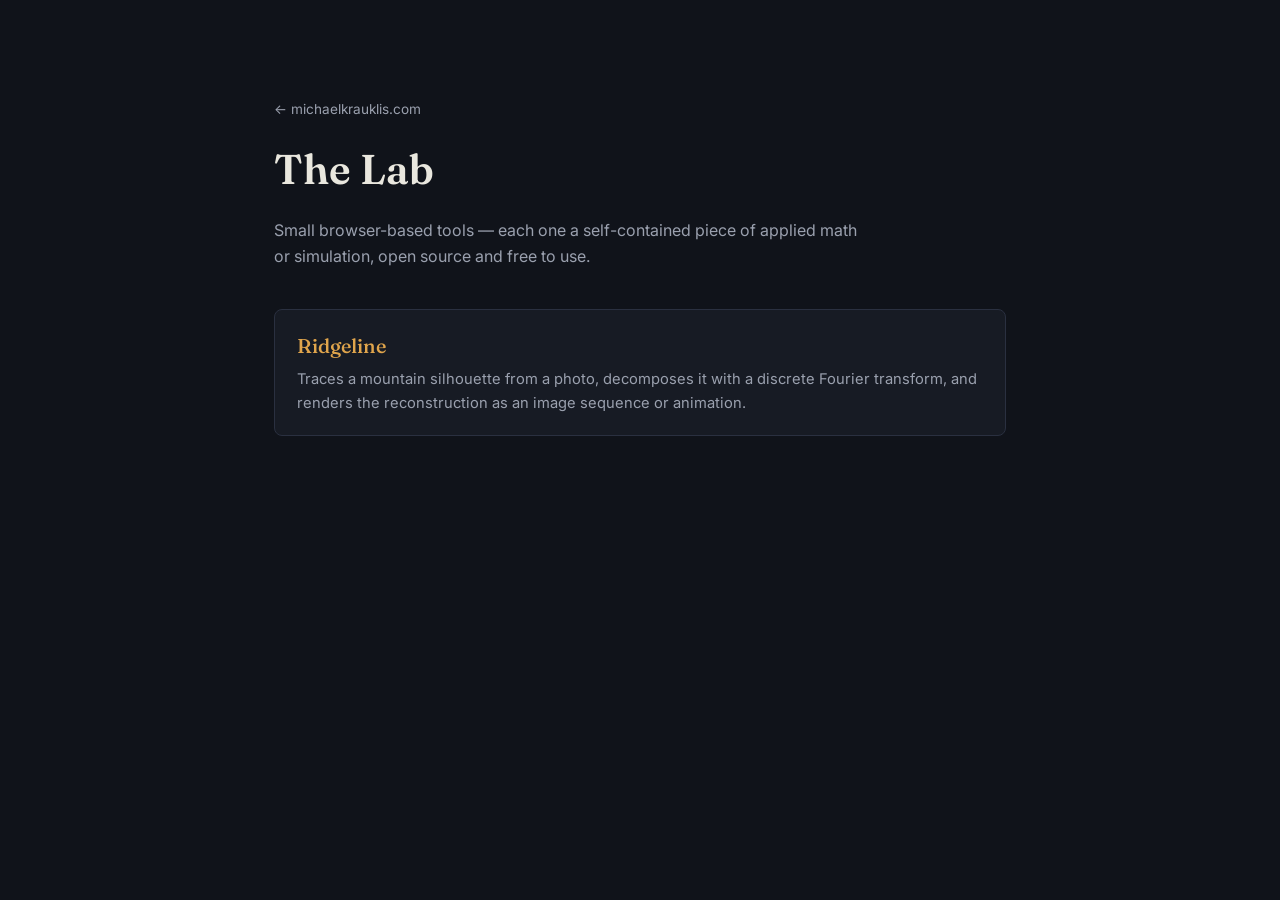
<file: ridgeline/lab/index.html>
<!DOCTYPE html>
<html lang="en">
<head>
<meta charset="UTF-8">
<meta name="viewport" content="width=device-width, initial-scale=1.0">
<title>The Lab — Michael Krauklis</title>
<style>
  @import url('https://fonts.googleapis.com/css2?family=Fraunces:opsz,wght@9..144,400;9..144,600&family=Inter:wght@400;500;600&display=swap');
  :root{ --bg:#10131a; --ink:#e9e7de; --ink-dim:#9aa0ae; --amber:#e0a54c; --line:#2a3040; }
  *{ box-sizing:border-box; }
  body{
    margin:0; background:var(--bg); color:var(--ink);
    font-family:'Inter', -apple-system, sans-serif; line-height:1.6;
  }
  .wrap{ max-width: 780px; margin: 0 auto; padding: 96px 24px; }
  h1{ font-family:'Fraunces', Georgia, serif; font-weight:600; font-size: clamp(1.8rem,4.5vw,2.6rem); margin:0 0 8px; }
  p.lede{ color: var(--ink-dim); max-width: 60ch; }
  a{ color: var(--amber); text-decoration:none; }
  a:hover{ text-decoration:underline; }
  .back{ color: var(--ink-dim); font-size:0.85rem; }
  .tool-list{ margin-top: 40px; display:flex; flex-direction:column; gap:16px; }
  .tool{
    border:1px solid var(--line); border-radius:8px; padding:20px 22px;
    background:#171b24;
  }
  .tool h2{ font-family:'Fraunces', serif; font-weight:500; font-size:1.25rem; margin:0 0 6px; }
  .tool p{ color:var(--ink-dim); font-size:0.92rem; margin:0; }
</style>
</head>
<body>
  <div class="wrap">
    <a class="back" href="/">&larr; michaelkrauklis.com</a>
    <h1 style="margin-top:14px;">The Lab</h1>
    <p class="lede">Small browser-based tools — each one a self-contained piece of applied math or simulation, open source and free to use.</p>
    <div class="tool-list">
      <div class="tool">
        <h2><a href="/lab/ridgeline/">Ridgeline</a></h2>
        <p>Traces a mountain silhouette from a photo, decomposes it with a discrete Fourier transform, and renders the reconstruction as an image sequence or animation.</p>
      </div>
    </div>
  </div>
</body>
</html>
</file>
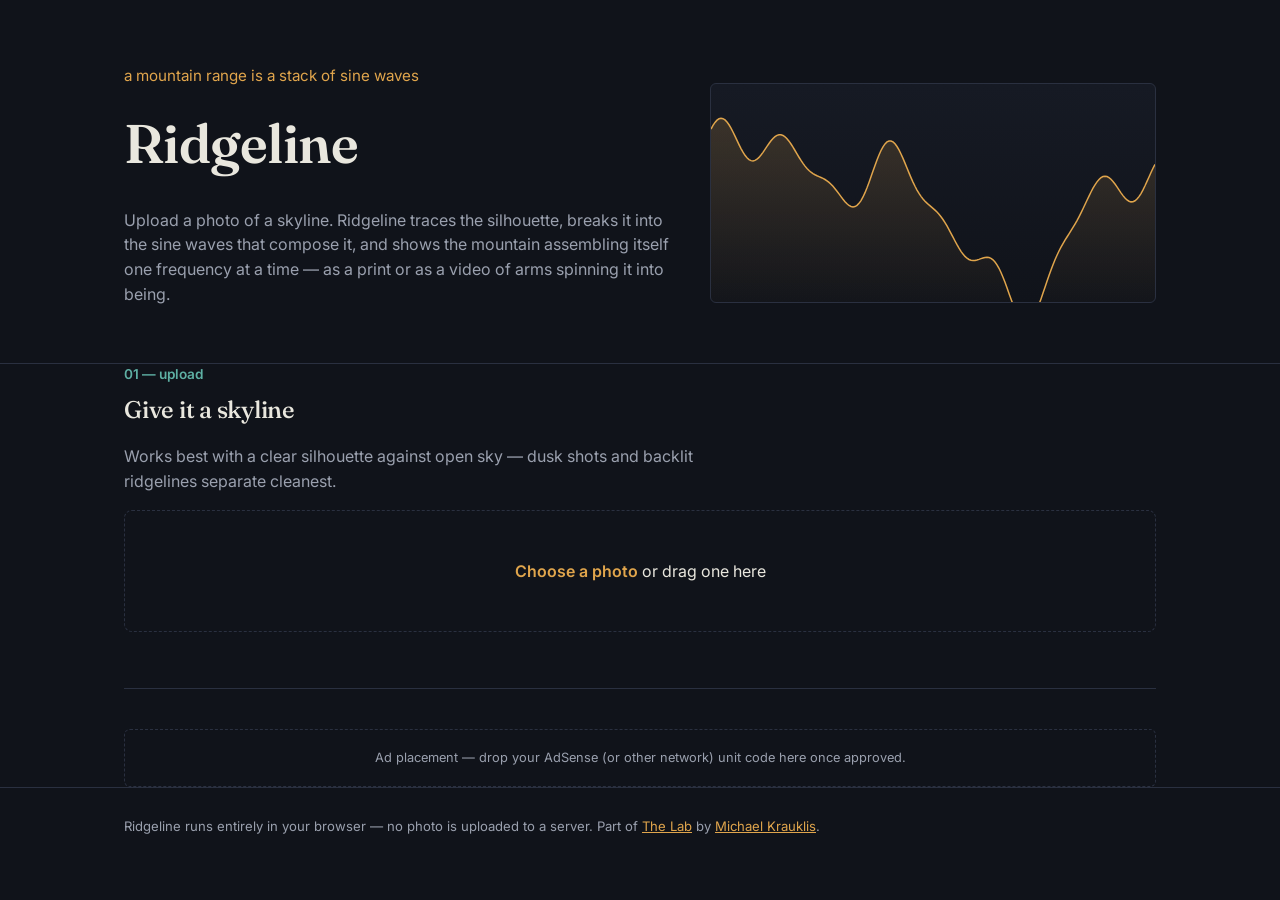
<file: ridgeline/lab/ridgeline/index.html>
<!DOCTYPE html>
<html lang="en">
<head>
<meta charset="UTF-8">
<meta name="viewport" content="width=device-width, initial-scale=1.0">
<title>Ridgeline — Fourier Mountain Reconstruction</title>
<style>
  @import url('https://fonts.googleapis.com/css2?family=Fraunces:opsz,wght@9..144,400;9..144,500;9..144,600&family=Inter:wght@400;500;600&display=swap');

  :root{
    --bg: #10131a;
    --bg-panel: #171b24;
    --bg-panel-2: #1d2230;
    --line: #2a3040;
    --ink: #e9e7de;
    --ink-dim: #9aa0ae;
    --amber: #e0a54c;
    --amber-dim: #7a5f34;
    --teal: #5eb0a4;
    --danger: #d97a6c;
  }

  *{ box-sizing:border-box; }
  html,body{ margin:0; padding:0; }
  body{
    background: var(--bg);
    color: var(--ink);
    font-family: 'Inter', -apple-system, BlinkMacSystemFont, sans-serif;
    line-height: 1.55;
  }
  h1,h2,h3{
    font-family: 'Fraunces', Georgia, serif;
    font-weight: 500;
    letter-spacing: -0.01em;
    margin: 0 0 0.4em 0;
  }
  h1{ font-size: clamp(2rem, 5vw, 3.4rem); font-weight: 600; }
  h2{ font-size: 1.5rem; }
  p{ color: var(--ink-dim); max-width: 62ch; }
  a{ color: var(--amber); }

  .wrap{ max-width: 1080px; margin: 0 auto; padding: 0 24px; }

  header.hero{
    padding: 64px 0 40px;
    border-bottom: 1px solid var(--line);
  }
  .hero-grid{
    display: grid;
    grid-template-columns: 1.1fr 0.9fr;
    gap: 40px;
    align-items: center;
  }
  @media (max-width: 800px){ .hero-grid{ grid-template-columns: 1fr; } }

  .hero-line{
    color: var(--amber);
    font-size: 0.95rem;
    margin-bottom: 14px;
    display: block;
  }
  #heroCanvas{
    width: 100%;
    height: 220px;
    display: block;
    background: linear-gradient(180deg, #161a24 0%, #10131a 100%);
    border: 1px solid var(--line);
    border-radius: 6px;
  }

  main{ padding: 48px 0 96px; }

  section{ margin-bottom: 56px; }
  .step-tag{
    color: var(--teal);
    font-size: 0.85rem;
    font-family: 'Inter', sans-serif;
    font-weight: 600;
    margin-bottom: 6px;
    display:block;
  }

  .panel{
    background: var(--bg-panel);
    border: 1px solid var(--line);
    border-radius: 8px;
    padding: 28px;
  }

  .dropzone{
    border: 1.5px dashed var(--line);
    border-radius: 8px;
    padding: 48px 24px;
    text-align: center;
    cursor: pointer;
    transition: border-color .15s ease, background .15s ease;
  }
  .dropzone:hover, .dropzone.drag{
    border-color: var(--amber);
    background: rgba(224,165,76,0.04);
  }
  .dropzone input{ display:none; }
  .dropzone .cta{
    color: var(--amber);
    font-weight: 600;
  }

  .row{ display:flex; gap: 24px; flex-wrap: wrap; }
  .col{ flex: 1; min-width: 260px; }

  canvas.stage{
    width: 100%;
    max-width: 100%;
    display:block;
    background: #0c0e13;
    border: 1px solid var(--line);
    border-radius: 6px;
  }

  label.field{
    display:block;
    font-size: 0.85rem;
    color: var(--ink-dim);
    margin: 18px 0 6px;
  }
  input[type=range]{
    width: 100%;
    accent-color: var(--amber);
  }
  .field-value{ color: var(--ink); font-weight: 600; }

  .toggle-group{
    display:flex;
    gap: 8px;
    flex-wrap: wrap;
    margin-top: 6px;
  }
  .toggle-group button{
    background: var(--bg-panel-2);
    border: 1px solid var(--line);
    color: var(--ink-dim);
    padding: 9px 16px;
    border-radius: 6px;
    cursor: pointer;
    font-family: 'Inter', sans-serif;
    font-size: 0.88rem;
    transition: all .12s ease;
  }
  .toggle-group button.active{
    border-color: var(--amber);
    color: var(--amber);
    background: rgba(224,165,76,0.08);
  }

  button.primary{
    background: var(--amber);
    color: #10131a;
    border: none;
    padding: 12px 22px;
    border-radius: 6px;
    font-weight: 600;
    font-size: 0.95rem;
    cursor: pointer;
    font-family: 'Inter', sans-serif;
  }
  button.primary:disabled{
    background: var(--amber-dim);
    color: #6b6b6b;
    cursor: not-allowed;
  }
  button.secondary{
    background: transparent;
    border: 1px solid var(--line);
    color: var(--ink);
    padding: 12px 22px;
    border-radius: 6px;
    font-weight: 500;
    cursor: pointer;
    font-family: 'Inter', sans-serif;
  }

  .actions{ display:flex; gap: 12px; margin-top: 20px; flex-wrap: wrap; align-items:center; }
  .status{ color: var(--ink-dim); font-size: 0.85rem; }

  #gridOutput{
    display:grid;
    grid-template-columns: repeat(3, 1fr);
    gap: 10px;
    margin-top: 20px;
  }
  @media (max-width: 640px){ #gridOutput{ grid-template-columns: repeat(2, 1fr); } }
  #gridOutput canvas{
    width: 100%;
    border: 1px solid var(--line);
    border-radius: 4px;
    background: #0c0e13;
  }
  .panel-label{
    font-size: 0.72rem;
    color: var(--ink-dim);
    margin-top: 4px;
  }

  .divider{
    border: none;
    border-top: 1px solid var(--line);
    margin: 40px 0;
  }

  #adSlot{
    border: 1px dashed var(--line);
    border-radius: 6px;
    padding: 18px;
    text-align: center;
    color: var(--ink-dim);
    font-size: 0.8rem;
  }

  footer{
    border-top: 1px solid var(--line);
    padding: 28px 0;
    color: var(--ink-dim);
    font-size: 0.82rem;
  }
</style>
</head>
<body>

<header class="hero">
  <div class="wrap hero-grid">
    <div>
      <span class="hero-line">a mountain range is a stack of sine waves</span>
      <h1>Ridgeline</h1>
      <p>Upload a photo of a skyline. Ridgeline traces the silhouette, breaks it into
      the sine waves that compose it, and shows the mountain assembling itself one
      frequency at a time — as a print or as a video of arms spinning it into being.</p>
    </div>
    <canvas id="heroCanvas"></canvas>
  </div>
</header>

<main class="wrap">

  <section>
    <span class="step-tag">01 — upload</span>
    <h2>Give it a skyline</h2>
    <p>Works best with a clear silhouette against open sky — dusk shots and backlit
    ridgelines separate cleanest.</p>
    <div class="dropzone" id="dropzone">
      <input type="file" id="fileInput" accept="image/*">
      <div><span class="cta">Choose a photo</span> or drag one here</div>
    </div>
  </section>

  <section id="extractSection" style="display:none;">
    <span class="step-tag">02 — trace the silhouette</span>
    <h2>Find the line</h2>
    <p>Ridgeline scans each column of the photo for where sky meets land. Adjust the
    threshold until the traced line (amber) hugs the real ridge.</p>
    <div class="panel row">
      <div class="col">
        <canvas class="stage" id="sourceCanvas"></canvas>
      </div>
      <div class="col">
        <label class="field">Detection threshold — <span class="field-value" id="threshVal">128</span></label>
        <input type="range" id="threshSlider" min="1" max="254" value="128">
        <label class="field">
          <input type="checkbox" id="invertCheck" style="accent-color: var(--amber); margin-right:6px;">
          Sky is darker than land (invert)
        </label>
        <label class="field">Sample resolution — <span class="field-value" id="sampleVal">160</span> points</label>
        <input type="range" id="sampleSlider" min="60" max="300" step="10" value="160">
      </div>
    </div>
  </section>

  <section id="composeSection" style="display:none;">
    <span class="step-tag">03 — decompose</span>
    <h2>Choose an output</h2>

    <div class="toggle-group" id="modeToggle">
      <button data-mode="image" class="active">Image — panel sequence</button>
      <button data-mode="video">Video — animation</button>
    </div>

    <div class="panel" style="margin-top:18px;">

      <div id="imageControls">
        <label class="field">Number of panels — <span class="field-value" id="panelCountVal">6</span></label>
        <input type="range" id="panelCountSlider" min="3" max="9" value="6">
        <p style="margin-top:12px; font-size:0.85rem;">Panels are ordered by wave magnitude — the biggest,
        most structural waves appear first, smaller ones refine the shape after. The last panel overlays
        the full reconstruction on your original photo.</p>
        <div class="actions">
          <button class="primary" id="renderImageBtn">Render panels</button>
          <span class="status" id="imageStatus"></span>
        </div>
        <div id="gridOutput"></div>
        <div class="actions" id="imageDownloadRow" style="display:none;">
          <button class="secondary" id="downloadImageBtn">Download PNG</button>
        </div>
      </div>

      <div id="videoControls" style="display:none;">
        <label class="field">Drawing style</label>
        <div class="toggle-group" id="videoStyleToggle">
          <button data-style="sum" class="active">Sequential summation</button>
          <button data-style="arms">Rotating arms (epicycles)</button>
        </div>
        <p style="margin-top:14px; font-size:0.85rem;" id="videoStyleNote">
          Arm count is chosen automatically — enough waves to carry 95% of the signal's energy.
        </p>
        <label class="field">Duration — <span class="field-value" id="durationVal">8</span>s</label>
        <input type="range" id="durationSlider" min="3" max="20" value="8">
        <label class="field">
          <input type="checkbox" id="overlayEndCheck" checked style="accent-color: var(--amber); margin-right:6px;">
          End on original photo overlay
        </label>
        <div class="actions">
          <button class="primary" id="renderVideoBtn">Preview animation</button>
          <button class="secondary" id="recordVideoBtn" disabled>Record &amp; download</button>
          <span class="status" id="videoStatus"></span>
        </div>
        <canvas class="stage" id="videoCanvas" style="margin-top:16px; display:none;"></canvas>
      </div>

    </div>
  </section>

  <hr class="divider">
  <div id="adSlot">Ad placement — drop your AdSense (or other network) unit code here once approved.</div>

</main>

<footer>
  <div class="wrap">
    Ridgeline runs entirely in your browser — no photo is uploaded to a server.
    Part of <a href="/lab/">The Lab</a> by <a href="/">Michael Krauklis</a>.
  </div>
</footer>

<script>
(function(){

  // ---------- DFT core ----------
  function dft(x){
    const M = x.length, X = new Array(M);
    for (let k = 0; k < M; k++){
      let re = 0, im = 0;
      const w = -2*Math.PI*k/M;
      for (let n = 0; n < M; n++){
        const ang = w*n;
        re += x[n]*Math.cos(ang);
        im += x[n]*Math.sin(ang);
      }
      X[k] = {re, im};
    }
    return X;
  }

  function components(X){
    const M = X.length, half = Math.floor(M/2), comps = [];
    for (let k = 1; k <= half; k++){
      const mag = Math.hypot(X[k].re, X[k].im);
      const phase = Math.atan2(X[k].im, X[k].re);
      const isNyquist = (M % 2 === 0 && k === half);
      const amplitude = isNyquist ? mag/M : (2*mag)/M;
      comps.push({k, amplitude, phase});
    }
    comps.sort((a,b)=> b.amplitude - a.amplitude);
    return comps;
  }

  function reconstructAt(dc, comps, M, count, n){
    let val = dc/M;
    const lim = Math.min(count, comps.length);
    for (let i = 0; i < lim; i++){
      const c = comps[i];
      val += c.amplitude * Math.cos(2*Math.PI*c.k*n/M + c.phase);
    }
    return val;
  }

  function energyCount95(comps){
    const total = comps.reduce((s,c)=> s + c.amplitude*c.amplitude, 0);
    let cum = 0, count = 0;
    for (const c of comps){
      cum += c.amplitude*c.amplitude;
      count++;
      if (cum/total >= 0.95) break;
    }
    return count;
  }

  // ---------- App state ----------
  const state = {
    img: null,
    elevations: null,   // sampled silhouette, length N
    N: 160,
    M: 320,
    dc: 0,
    comps: null,
    mode: 'image',
    videoStyle: 'sum'
  };

  // ---------- Hero decorative canvas (static demo mountain, few terms) ----------
  function drawHero(){
    const c = document.getElementById('heroCanvas');
    const dpr = window.devicePixelRatio || 1;
    const w = c.clientWidth, h = c.clientHeight;
    c.width = w*dpr; c.height = h*dpr;
    const ctx = c.getContext('2d');
    ctx.scale(dpr,dpr);
    ctx.clearRect(0,0,w,h);
    // synth ridge from a few sine waves as decorative motif
    const terms = [
      {a: 0.28, f: 1, p: 0.4},
      {a: 0.16, f: 2.3, p: 1.1},
      {a: 0.09, f: 4.7, p: 2.0},
      {a: 0.05, f: 8.1, p: 0.2}
    ];
    ctx.beginPath();
    ctx.moveTo(0, h);
    for (let x = 0; x <= w; x += 2){
      let y = h*0.55;
      const t = x/w;
      for (const term of terms) y -= term.a*h*Math.sin(term.f*t*Math.PI*2 + term.p);
      ctx.lineTo(x, y);
    }
    ctx.lineTo(w, h);
    ctx.closePath();
    const grad = ctx.createLinearGradient(0,0,0,h);
    grad.addColorStop(0, 'rgba(224,165,76,0.22)');
    grad.addColorStop(1, 'rgba(224,165,76,0.02)');
    ctx.fillStyle = grad;
    ctx.fill();
    ctx.beginPath();
    for (let x = 0; x <= w; x += 2){
      let y = h*0.55;
      const t = x/w;
      for (const term of terms) y -= term.a*h*Math.sin(term.f*t*Math.PI*2 + term.p);
      if (x===0) ctx.moveTo(x,y); else ctx.lineTo(x,y);
    }
    ctx.strokeStyle = '#e0a54c';
    ctx.lineWidth = 1.5;
    ctx.stroke();
  }
  window.addEventListener('resize', drawHero);
  drawHero();

  // ---------- Upload ----------
  const dropzone = document.getElementById('dropzone');
  const fileInput = document.getElementById('fileInput');
  dropzone.addEventListener('click', ()=> fileInput.click());
  dropzone.addEventListener('dragover', e=>{ e.preventDefault(); dropzone.classList.add('drag'); });
  dropzone.addEventListener('dragleave', ()=> dropzone.classList.remove('drag'));
  dropzone.addEventListener('drop', e=>{
    e.preventDefault(); dropzone.classList.remove('drag');
    if (e.dataTransfer.files[0]) loadFile(e.dataTransfer.files[0]);
  });
  fileInput.addEventListener('change', e=>{
    if (e.target.files[0]) loadFile(e.target.files[0]);
  });

  function loadFile(file){
    const reader = new FileReader();
    reader.onload = ev =>{
      const img = new Image();
      img.onload = ()=>{
        state.img = img;
        document.getElementById('extractSection').style.display = 'block';
        drawSource();
        extractAndPreview();
        document.getElementById('extractSection').scrollIntoView({behavior:'smooth', block:'start'});
      };
      img.src = ev.target.result;
    };
    reader.readAsDataURL(file);
  }

  const sourceCanvas = document.getElementById('sourceCanvas');
  function drawSource(){
    const img = state.img;
    const maxW = 640;
    const scale = Math.min(1, maxW/img.width);
    const w = Math.round(img.width*scale), h = Math.round(img.height*scale);
    sourceCanvas.width = w; sourceCanvas.height = h;
    const ctx = sourceCanvas.getContext('2d');
    ctx.drawImage(img, 0, 0, w, h);
  }

  // ---------- Silhouette extraction ----------
  const threshSlider = document.getElementById('threshSlider');
  const threshVal = document.getElementById('threshVal');
  const sampleSlider = document.getElementById('sampleSlider');
  const sampleVal = document.getElementById('sampleVal');
  const invertCheck = document.getElementById('invertCheck');

  [threshSlider, sampleSlider, invertCheck].forEach(el=>{
    el.addEventListener('input', ()=>{
      threshVal.textContent = threshSlider.value;
      sampleVal.textContent = sampleSlider.value;
      extractAndPreview();
    });
  });

  function extractAndPreview(){
    if (!state.img) return;
    const ctx = sourceCanvas.getContext('2d');
    const w = sourceCanvas.width, h = sourceCanvas.height;
    const data = ctx.getImageData(0,0,w,h).data;
    const N = parseInt(sampleSlider.value, 10);
    const threshold = parseInt(threshSlider.value, 10);
    const invert = invertCheck.checked;
    const elevations = new Array(N);

    for (let i = 0; i < N; i++){
      const x = Math.min(w-1, Math.floor(i*w/N));
      let foundY = h-1;
      for (let y = 0; y < h; y++){
        const idx = (y*w + x)*4;
        const lum = 0.299*data[idx] + 0.587*data[idx+1] + 0.114*data[idx+2];
        const isLand = invert ? (lum > threshold) : (lum < threshold);
        if (isLand){ foundY = y; break; }
      }
      elevations[i] = foundY;
    }
    state.elevations = elevations;
    state.N = N;

    // redraw source with overlay line
    drawSource();
    ctx.beginPath();
    for (let i = 0; i < N; i++){
      const x = i*w/N;
      const y = elevations[i];
      if (i===0) ctx.moveTo(x,y); else ctx.lineTo(x,y);
    }
    ctx.strokeStyle = '#e0a54c';
    ctx.lineWidth = 2;
    ctx.stroke();

    computeFourier();
    document.getElementById('composeSection').style.display = 'block';
  }

  function computeFourier(){
    const el = state.elevations;
    const N = el.length;
    const M = 2*N;
    const x = new Array(M);
    for (let n = 0; n < N; n++) x[n] = el[n];
    for (let n = N; n < M; n++) x[n] = el[M-1-n];
    const X = dft(x);
    state.dc = X[0].re;
    state.comps = components(X);
    state.M = M;
  }

  // ---------- Mode toggle ----------
  document.getElementById('modeToggle').addEventListener('click', e=>{
    const btn = e.target.closest('button'); if (!btn) return;
    document.querySelectorAll('#modeToggle button').forEach(b=>b.classList.remove('active'));
    btn.classList.add('active');
    state.mode = btn.dataset.mode;
    document.getElementById('imageControls').style.display = state.mode==='image' ? 'block' : 'none';
    document.getElementById('videoControls').style.display = state.mode==='video' ? 'block' : 'none';
  });

  document.getElementById('videoStyleToggle').addEventListener('click', e=>{
    const btn = e.target.closest('button'); if (!btn) return;
    document.querySelectorAll('#videoStyleToggle button').forEach(b=>b.classList.remove('active'));
    btn.classList.add('active');
    state.videoStyle = btn.dataset.style;
    document.getElementById('videoStyleNote').textContent = state.videoStyle==='arms'
      ? 'Arm count is chosen automatically — enough waves to carry 95% of the signal\'s energy.'
      : 'Panels accumulate one wave at a time, largest magnitude first.';
  });

  const panelCountSlider = document.getElementById('panelCountSlider');
  panelCountSlider.addEventListener('input', ()=>{
    document.getElementById('panelCountVal').textContent = panelCountSlider.value;
  });

  const durationSlider = document.getElementById('durationSlider');
  durationSlider.addEventListener('input', ()=>{
    document.getElementById('durationVal').textContent = durationSlider.value;
  });

  // ---------- Image (panel grid) rendering ----------
  function panelCounts(totalComps, panels){
    // last panel = full detail (all comps), first panel = 1 comp, spaced roughly geometrically
    const counts = [];
    for (let i = 1; i <= panels; i++){
      const frac = i/panels;
      const c = Math.max(1, Math.round(Math.pow(frac, 1.8) * totalComps));
      counts.push(Math.min(c, totalComps));
    }
    counts[counts.length-1] = totalComps;
    return counts;
  }

  function drawReconPanel(canvas, count, overlayOriginal){
    const w = canvas.width, h = canvas.height;
    const ctx = canvas.getContext('2d');
    ctx.clearRect(0,0,w,h);

    if (overlayOriginal && state.img){
      ctx.globalAlpha = 0.55;
      ctx.drawImage(state.img, 0, 0, w, h);
      ctx.globalAlpha = 1;
    } else {
      ctx.fillStyle = '#0c0e13';
      ctx.fillRect(0,0,w,h);
    }

    const N = state.N, M = state.M;
    const scaleX = w/N;
    const scaleY = overlayOriginal ? (h/sourceCanvas.height) : 1;

    ctx.beginPath();
    for (let n = 0; n < N; n++){
      const y = reconstructAt(state.dc, state.comps, M, count, n) * scaleY;
      const x = n*scaleX;
      if (n===0) ctx.moveTo(x,y); else ctx.lineTo(x,y);
    }
    ctx.strokeStyle = overlayOriginal ? '#e0a54c' : '#5eb0a4';
    ctx.lineWidth = overlayOriginal ? 2.5 : 2;
    ctx.stroke();
  }

  document.getElementById('renderImageBtn').addEventListener('click', ()=>{
    if (!state.comps) return;
    const panels = parseInt(panelCountSlider.value, 10);
    const counts = panelCounts(state.comps.length, panels);
    const grid = document.getElementById('gridOutput');
    grid.innerHTML = '';
    const cw = 300, ch = 180;

    counts.forEach((count, i)=>{
      const wrap = document.createElement('div');
      const cv = document.createElement('canvas');
      cv.width = cw; cv.height = ch;
      const isLast = i === counts.length-1;
      drawReconPanel(cv, count, isLast);
      wrap.appendChild(cv);
      const label = document.createElement('div');
      label.className = 'panel-label';
      label.textContent = isLast ? `${count} waves — full reconstruction` : `${count} wave${count>1?'s':''}`;
      wrap.appendChild(label);
      grid.appendChild(wrap);
    });

    document.getElementById('imageStatus').textContent = `${panels} panels rendered`;
    document.getElementById('imageDownloadRow').style.display = 'flex';
    state.lastCounts = counts;
  });

  document.getElementById('downloadImageBtn').addEventListener('click', ()=>{
    const cvs = document.querySelectorAll('#gridOutput canvas');
    if (!cvs.length) return;
    const cols = 3;
    const rows = Math.ceil(cvs.length/cols);
    const pad = 14;
    const cw = cvs[0].width, ch = cvs[0].height;
    const out = document.createElement('canvas');
    out.width = cols*cw + (cols+1)*pad;
    out.height = rows*ch + (rows+1)*pad + 40;
    const octx = out.getContext('2d');
    octx.fillStyle = '#10131a';
    octx.fillRect(0,0,out.width,out.height);
    octx.fillStyle = '#e9e7de';
    octx.font = '600 20px Georgia, serif';
    octx.fillText('Ridgeline — Fourier Reconstruction', pad, 28);
    cvs.forEach((cv, i)=>{
      const col = i % cols, row = Math.floor(i/cols);
      const x = pad + col*(cw+pad);
      const y = 40 + pad + row*(ch+pad);
      octx.drawImage(cv, x, y);
    });
    const link = document.createElement('a');
    link.download = 'ridgeline-reconstruction.png';
    link.href = out.toDataURL('image/png');
    link.click();
  });

  // ---------- Video rendering ----------
  const videoCanvas = document.getElementById('videoCanvas');
  let recorder = null, recordedChunks = [];

  function setupVideoCanvas(){
    videoCanvas.width = 640;
    videoCanvas.height = 400;
    videoCanvas.style.display = 'block';
  }

  function animateVideo(record){
    if (!state.comps) return;
    setupVideoCanvas();
    const ctx = videoCanvas.getContext('2d');
    const w = videoCanvas.width, h = videoCanvas.height;
    const N = state.N, M = state.M;
    const durationSec = parseInt(durationSlider.value, 10);
    const overlayEnd = document.getElementById('overlayEndCheck').checked;
    const style = state.videoStyle;

    const fps = 30;
    const totalFrames = durationSec*fps;
    const holdFrames = overlayEnd ? Math.round(fps*1.2) : 0;
    const drawFrames = totalFrames - holdFrames;

    const K95 = energyCount95(state.comps);
    const armsK = Math.min(K95, state.comps.length);

    const scaleX = (w*0.62)/N; // leave room for arms viewport in arms mode
    const originX = style==='arms' ? w*0.34 : 0;
    const midY = h*0.42;
    const traceScale = 1;

    // precompute value range for vertical fit
    let minV = Infinity, maxV = -Infinity;
    for (let n = 0; n < N; n++){
      const v = reconstructAt(state.dc, state.comps, M, state.comps.length, n);
      if (v<minV) minV=v; if (v>maxV) maxV=v;
    }
    const range = Math.max(1, maxV-minV);
    const fitScale = (h*0.6)/range;

    function valueToY(v){ return midY + (v - (minV+maxV)/2)*fitScale; }

    if (record){
      recordedChunks = [];
      const stream = videoCanvas.captureStream(fps);
      recorder = new MediaRecorder(stream, {mimeType:'video/webm;codecs=vp9'});
      recorder.ondataavailable = e=>{ if (e.data.size>0) recordedChunks.push(e.data); };
      recorder.onstop = ()=>{
        const blob = new Blob(recordedChunks, {type:'video/webm'});
        const link = document.createElement('a');
        link.download = 'ridgeline-animation.webm';
        link.href = URL.createObjectURL(blob);
        link.click();
        document.getElementById('videoStatus').textContent = 'Downloaded.';
      };
      recorder.start();
    }

    let frame = 0;
    function drawFrameSum(progress){
      ctx.clearRect(0,0,w,h);
      ctx.fillStyle = '#0c0e13';
      ctx.fillRect(0,0,w,h);
      const count = Math.max(1, Math.round(progress*state.comps.length));
      ctx.beginPath();
      for (let n = 0; n < N; n++){
        const v = reconstructAt(state.dc, state.comps, M, count, n);
        const x = n*(w/N);
        const y = valueToY(v);
        if (n===0) ctx.moveTo(x,y); else ctx.lineTo(x,y);
      }
      ctx.strokeStyle = '#5eb0a4';
      ctx.lineWidth = 2.5;
      ctx.stroke();
      ctx.fillStyle = '#9aa0ae';
      ctx.font = '13px Inter, sans-serif';
      ctx.fillText(count + ' / ' + state.comps.length + ' waves', 14, 24);
    }

    function drawFrameArms(t){
      ctx.clearRect(0,0,w,h);
      ctx.fillStyle = '#0c0e13';
      ctx.fillRect(0,0,w,h);

      // arms viewport center
      const cx0 = w*0.17, cy0 = midY;
      let cx = cx0, cy = cy0;
      const theta = 2*Math.PI * t; // t in [0,1) over one pass of length N within period M

      ctx.strokeStyle = 'rgba(154,160,174,0.5)';
      ctx.lineWidth = 1;

      // DC arm
      const dcR = Math.abs(state.dc/M);
      ctx.beginPath(); ctx.arc(cx, cy, dcR, 0, Math.PI*2); ctx.stroke();
      const dcAngle = state.dc >= 0 ? 0 : Math.PI;
      let nx = cx + dcR*Math.cos(dcAngle);
      let ny = cy + dcR*Math.sin(dcAngle);
      ctx.beginPath(); ctx.moveTo(cx,cy); ctx.lineTo(nx,ny); ctx.stroke();
      cx = nx; cy = ny;

      const nUnits = t*N; // fractional sample position

      for (let i = 0; i < armsK; i++){
        const c = state.comps[i];
        const r = Math.abs(c.k===0?0:c.amplitude)/2 * fitScale;
        const baseAngle = 2*Math.PI*c.k*nUnits/M + c.phase;
        const sign = c.amplitude >= 0 ? 0 : Math.PI;

        // arm A: +k
        let ang = baseAngle + sign;
        ctx.beginPath(); ctx.arc(cx, cy, r, 0, Math.PI*2); ctx.stroke();
        let ax = cx + r*Math.cos(ang), ay = cy + r*Math.sin(ang);
        ctx.beginPath(); ctx.moveTo(cx,cy); ctx.lineTo(ax,ay); ctx.stroke();
        cx = ax; cy = ay;

        // arm B: -k (conjugate)
        let angB = -baseAngle + sign;
        ctx.beginPath(); ctx.arc(cx, cy, r, 0, Math.PI*2); ctx.stroke();
        let bx = cx + r*Math.cos(angB), by = cy + r*Math.sin(angB);
        ctx.beginPath(); ctx.moveTo(cx,cy); ctx.lineTo(bx,by); ctx.stroke();
        cx = bx; cy = by;
      }

      // pen tip
      ctx.fillStyle = '#e0a54c';
      ctx.beginPath(); ctx.arc(cx, cy, 4, 0, Math.PI*2); ctx.fill();

      // trace path drawn so far, into the right-hand plot
      const traceX0 = w*0.36;
      const traceW = w*0.6;
      ctx.strokeStyle = '#e0a54c';
      ctx.lineWidth = 2.5;
      ctx.beginPath();
      const upTo = Math.min(N, Math.ceil(nUnits)+1);
      for (let n = 0; n < upTo; n++){
        const v = reconstructAt(state.dc, state.comps, M, armsK, n);
        const x = traceX0 + n*(traceW/N);
        const y = valueToY(v);
        if (n===0) ctx.moveTo(x,y); else ctx.lineTo(x,y);
      }
      ctx.stroke();

      // connector line from pen tip to current trace point
      ctx.strokeStyle = 'rgba(224,165,76,0.35)';
      ctx.lineWidth = 1;
      ctx.beginPath();
      ctx.moveTo(cx, cy);
      const curX = traceX0 + Math.min(N-1,nUnits)*(traceW/N);
      ctx.lineTo(curX, cy);
      ctx.stroke();
    }

    function drawOverlayFrame(){
      ctx.clearRect(0,0,w,h);
      ctx.globalAlpha = 0.55;
      if (state.img) ctx.drawImage(state.img, 0, 0, w, h);
      ctx.globalAlpha = 1;
      const scaleY = h/sourceCanvas.height;
      ctx.beginPath();
      for (let n = 0; n < N; n++){
        const v = reconstructAt(state.dc, state.comps, M, state.comps.length, n) * scaleY;
        const x = n*(w/N);
        if (n===0) ctx.moveTo(x,v); else ctx.lineTo(x,v);
      }
      ctx.strokeStyle = '#e0a54c';
      ctx.lineWidth = 2.5;
      ctx.stroke();
    }

    function step(){
      if (frame < drawFrames){
        const progress = frame/(drawFrames-1);
        if (style==='sum') drawFrameSum(progress);
        else drawFrameArms(progress);
        frame++;
        requestAnimationFrame(step);
      } else if (overlayEnd && frame < totalFrames){
        drawOverlayFrame();
        frame++;
        requestAnimationFrame(step);
      } else {
        if (record && recorder && recorder.state !== 'inactive') recorder.stop();
        document.getElementById('videoStatus').textContent = record ? 'Finalizing…' : 'Preview complete.';
      }
    }
    document.getElementById('videoStatus').textContent = record ? 'Recording…' : 'Playing preview…';
    frame = 0;
    step();
  }

  document.getElementById('renderVideoBtn').addEventListener('click', ()=>{
    animateVideo(false);
    document.getElementById('recordVideoBtn').disabled = false;
  });
  document.getElementById('recordVideoBtn').addEventListener('click', ()=>{
    animateVideo(true);
  });

})();
</script>
</body>
</html>
</file>
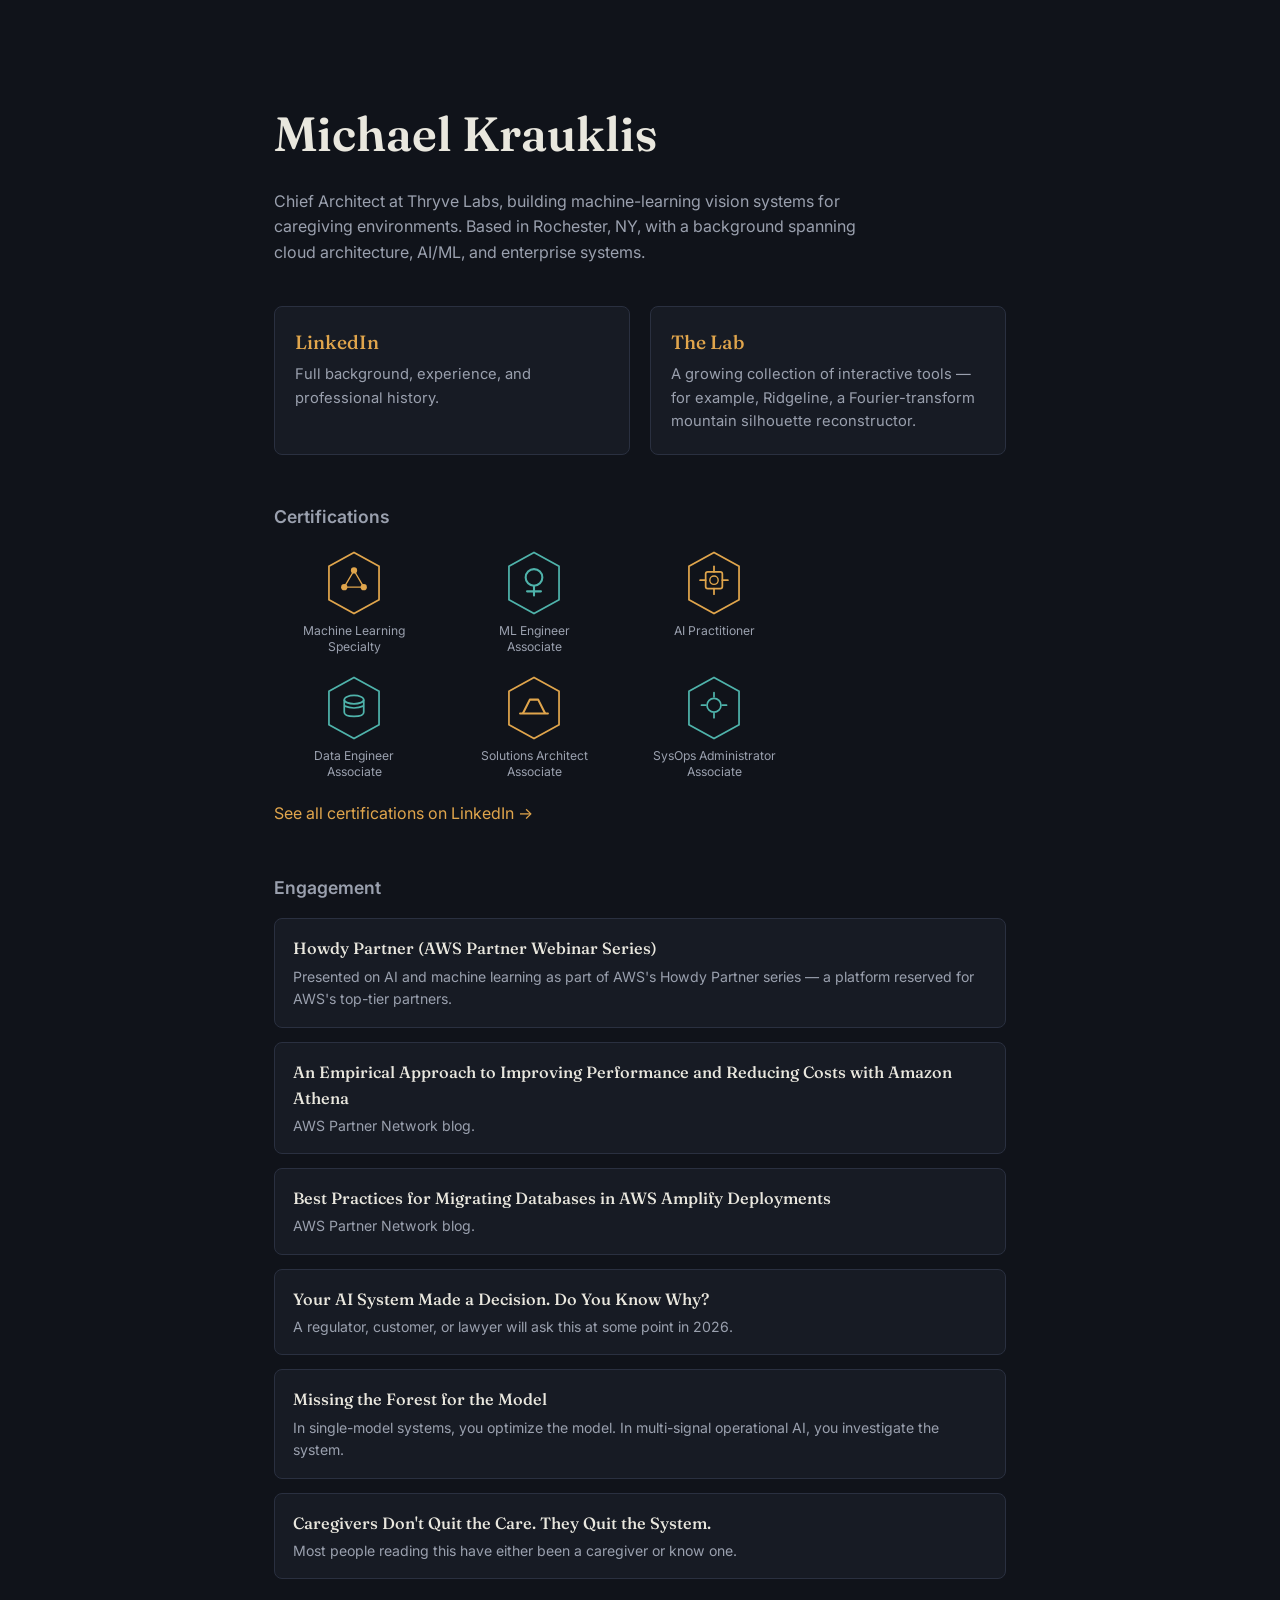
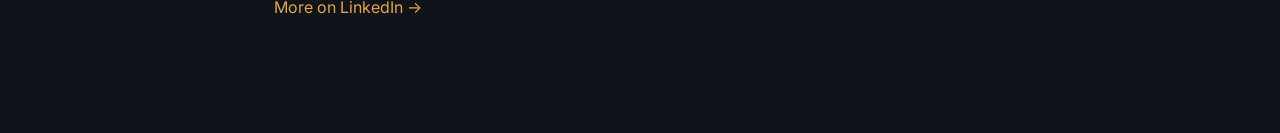
<file: home.html>
<!DOCTYPE html>
<html lang="en">
<head>
<meta charset="UTF-8">
<meta name="viewport" content="width=device-width, initial-scale=1.0">
<title>Michael Krauklis</title>
<style>
  @import url('https://fonts.googleapis.com/css2?family=Fraunces:opsz,wght@9..144,400;9..144,600&family=Inter:wght@400;500;600&display=swap');
  :root{ --bg:#10131a; --ink:#e9e7de; --ink-dim:#9aa0ae; --amber:#e0a54c; --teal:#4fb3ab; --line:#2a3040; }
  *{ box-sizing:border-box; }
  body{
    margin:0; background:var(--bg); color:var(--ink);
    font-family:'Inter', -apple-system, sans-serif; line-height:1.6;
  }
  .wrap{ max-width: 780px; margin: 0 auto; padding: 96px 24px; }
  h1{ font-family:'Fraunces', Georgia, serif; font-weight:600; font-size: clamp(2rem,5vw,3rem); margin:0 0 8px; }
  p.lede{ color: var(--ink-dim); max-width: 60ch; }
  a{ color: var(--amber); text-decoration:none; }
  a:hover{ text-decoration:underline; }
  .links{ margin-top: 40px; display:flex; gap:20px; flex-wrap:wrap; }
  .card{
    border:1px solid var(--line); border-radius:8px; padding:20px;
    flex:1; min-width:220px; background:#171b24;
  }
  .card h2{ font-family:'Fraunces', serif; font-weight:500; font-size:1.2rem; margin:0 0 6px; }
  .card p{ color:var(--ink-dim); font-size:0.92rem; margin:0; }

  .cert-grid{
    display:grid;
    grid-template-columns: repeat(3, 1fr);
    gap:20px;
    margin-top:20px;
    max-width: 520px;
  }
  @media (max-width: 560px){ .cert-grid{ grid-template-columns: repeat(2, 1fr); } }
  .cert-badge{
    display:flex;
    flex-direction:column;
    align-items:center;
    text-align:center;
    gap:8px;
  }
  .cert-badge span{
    font-size:0.76rem;
    color:var(--ink-dim);
    line-height:1.35;
  }

  .writing-list{
    display:flex;
    flex-direction:column;
    gap:14px;
    margin-top:16px;
  }
  .writing-item{
    display:block;
    border:1px solid var(--line);
    border-radius:8px;
    padding:16px 18px;
    background:#171b24;
    text-decoration:none;
  }
  .writing-item:hover{ border-color: var(--amber); }
  .writing-item h3{
    font-family:'Fraunces', serif;
    font-weight:500;
    font-size:1.02rem;
    color:var(--ink);
    margin:0 0 4px;
  }
  .writing-item p{
    color:var(--ink-dim);
    font-size:0.88rem;
    margin:0;
  }
</style>
</head>
<body>
  <div class="wrap">
    <h1>Michael Krauklis</h1>
    <p class="lede">Chief Architect at Thryve Labs, building machine-learning vision systems for caregiving environments. Based in Rochester, NY, with a background spanning cloud architecture, AI/ML, and enterprise systems.</p>
    <div class="links">
      <div class="card">
        <h2><a href="https://www.linkedin.com/in/mkrauklis/">LinkedIn</a></h2>
        <p>Full background, experience, and professional history.</p>
      </div>
      <div class="card">
        <h2><a href="/lab/">The Lab</a></h2>
        <p>A growing collection of interactive tools — for example, Ridgeline, a Fourier-transform mountain silhouette reconstructor.</p>
      </div>
    </div>

    <div style="margin-top:48px;">
      <h2 style="font-size:1.1rem; color:var(--ink-dim); font-weight:600; font-family:'Inter',sans-serif; text-transform:none;">Certifications</h2>
      <div class="cert-grid">

        <div class="cert-badge">
          <svg viewBox="0 0 80 92" width="56" height="64">
            <polygon points="40,2 76,22 76,70 40,90 4,70 4,22" fill="none" stroke="var(--amber)" stroke-width="2.5"/>
            <line x1="40" y1="28" x2="26" y2="52" stroke="var(--amber)" stroke-width="2" stroke-linecap="round"/>
            <line x1="40" y1="28" x2="54" y2="52" stroke="var(--amber)" stroke-width="2" stroke-linecap="round"/>
            <line x1="26" y1="52" x2="54" y2="52" stroke="var(--amber)" stroke-width="2" stroke-linecap="round"/>
            <circle cx="40" cy="28" r="4.5" fill="var(--amber)"/>
            <circle cx="26" cy="52" r="4.5" fill="var(--amber)"/>
            <circle cx="54" cy="52" r="4.5" fill="var(--amber)"/>
          </svg>
          <span>Machine Learning<br>Specialty</span>
        </div>

        <div class="cert-badge">
          <svg viewBox="0 0 80 92" width="56" height="64">
            <polygon points="40,2 76,22 76,70 40,90 4,70 4,22" fill="none" stroke="var(--teal)" stroke-width="2.5"/>
            <circle cx="40" cy="38" r="12" fill="none" stroke="var(--teal)" stroke-width="3"/>
            <line x1="40" y1="50" x2="40" y2="64" stroke="var(--teal)" stroke-width="3" stroke-linecap="round"/>
            <line x1="30" y1="58" x2="50" y2="58" stroke="var(--teal)" stroke-width="3" stroke-linecap="round"/>
          </svg>
          <span>ML Engineer<br>Associate</span>
        </div>

        <div class="cert-badge">
          <svg viewBox="0 0 80 92" width="56" height="64">
            <polygon points="40,2 76,22 76,70 40,90 4,70 4,22" fill="none" stroke="var(--amber)" stroke-width="2.5"/>
            <rect x="28" y="30" width="24" height="24" rx="3" fill="none" stroke="var(--amber)" stroke-width="2.5"/>
            <circle cx="40" cy="42" r="6" fill="none" stroke="var(--amber)" stroke-width="2"/>
            <line x1="40" y1="22" x2="40" y2="30" stroke="var(--amber)" stroke-width="2.5" stroke-linecap="round"/>
            <line x1="40" y1="54" x2="40" y2="62" stroke="var(--amber)" stroke-width="2.5" stroke-linecap="round"/>
            <line x1="20" y1="42" x2="28" y2="42" stroke="var(--amber)" stroke-width="2.5" stroke-linecap="round"/>
            <line x1="52" y1="42" x2="60" y2="42" stroke="var(--amber)" stroke-width="2.5" stroke-linecap="round"/>
          </svg>
          <span>AI Practitioner</span>
        </div>

        <div class="cert-badge">
          <svg viewBox="0 0 80 92" width="56" height="64">
            <polygon points="40,2 76,22 76,70 40,90 4,70 4,22" fill="none" stroke="var(--teal)" stroke-width="2.5"/>
            <ellipse cx="40" cy="34" rx="14" ry="6" fill="none" stroke="var(--teal)" stroke-width="2.5"/>
            <path d="M26 34 L26 52 Q26 58 40 58 Q54 58 54 52 L54 34" fill="none" stroke="var(--teal)" stroke-width="2.5"/>
            <path d="M26 43 Q40 49 54 43" fill="none" stroke="var(--teal)" stroke-width="2.5"/>
          </svg>
          <span>Data Engineer<br>Associate</span>
        </div>

        <div class="cert-badge">
          <svg viewBox="0 0 80 92" width="56" height="64">
            <polygon points="40,2 76,22 76,70 40,90 4,70 4,22" fill="none" stroke="var(--amber)" stroke-width="2.5"/>
            <path d="M24 54 L34 34 L46 34 L56 54" fill="none" stroke="var(--amber)" stroke-width="3" stroke-linejoin="round"/>
            <line x1="20" y1="54" x2="60" y2="54" stroke="var(--amber)" stroke-width="3" stroke-linecap="round"/>
          </svg>
          <span>Solutions Architect<br>Associate</span>
        </div>

        <div class="cert-badge">
          <svg viewBox="0 0 80 92" width="56" height="64">
            <polygon points="40,2 76,22 76,70 40,90 4,70 4,22" fill="none" stroke="var(--teal)" stroke-width="2.5"/>
            <circle cx="40" cy="42" r="10" fill="none" stroke="var(--teal)" stroke-width="2.5"/>
            <line x1="40" y1="24" x2="40" y2="30" stroke="var(--teal)" stroke-width="2.5" stroke-linecap="round"/>
            <line x1="40" y1="54" x2="40" y2="60" stroke="var(--teal)" stroke-width="2.5" stroke-linecap="round"/>
            <line x1="22" y1="42" x2="28" y2="42" stroke="var(--teal)" stroke-width="2.5" stroke-linecap="round"/>
            <line x1="52" y1="42" x2="58" y2="42" stroke="var(--teal)" stroke-width="2.5" stroke-linecap="round"/>
          </svg>
          <span>SysOps Administrator<br>Associate</span>
        </div>

      </div>
      <p style="margin-top:20px;"><a href="https://www.linkedin.com/in/mkrauklis/details/certifications/">See all certifications on LinkedIn &rarr;</a></p>
    </div>

    <div style="margin-top:48px;">
      <h2 style="font-size:1.1rem; color:var(--ink-dim); font-weight:600; font-family:'Inter',sans-serif; text-transform:none;">Engagement</h2>
      <div class="writing-list">

        <a class="writing-item" href="https://youtube.com/watch?v=scg6QJ66Vxs">
          <h3>Howdy Partner (AWS Partner Webinar Series)</h3>
          <p>Presented on AI and machine learning as part of AWS's Howdy Partner series — a platform reserved for AWS's top-tier partners.</p>
        </a>

        <a class="writing-item" href="https://aws.amazon.com/blogs/apn/empirical-approach-to-improving-performance-and-reducing-costs-with-amazon-athena/">
          <h3>An Empirical Approach to Improving Performance and Reducing Costs with Amazon Athena</h3>
          <p>AWS Partner Network blog.</p>
        </a>

        <a class="writing-item" href="https://aws.amazon.com/blogs/apn/best-practices-from-innovative-solutions-for-migrating-databases-in-aws-amplify-deployments/">
          <h3>Best Practices for Migrating Databases in AWS Amplify Deployments</h3>
          <p>AWS Partner Network blog.</p>
        </a>

        <a class="writing-item" href="https://www.linkedin.com/in/mkrauklis/recent-activity/all/">
          <h3>Your AI System Made a Decision. Do You Know Why?</h3>
          <p>A regulator, customer, or lawyer will ask this at some point in 2026.</p>
        </a>

        <a class="writing-item" href="https://www.linkedin.com/in/mkrauklis/recent-activity/all/">
          <h3>Missing the Forest for the Model</h3>
          <p>In single-model systems, you optimize the model. In multi-signal operational AI, you investigate the system.</p>
        </a>

        <a class="writing-item" href="https://www.linkedin.com/in/mkrauklis/recent-activity/all/">
          <h3>Caregivers Don't Quit the Care. They Quit the System.</h3>
          <p>Most people reading this have either been a caregiver or know one.</p>
        </a>

      </div>
      <p style="margin-top:16px;"><a href="https://www.linkedin.com/in/mkrauklis/recent-activity/all/">More on LinkedIn &rarr;</a></p>
    </div>
  </div>
</body>
</html>
</file>
<file: theme.css>
/*
 * Shared site theme, linked from every page via <link rel="stylesheet" href="/theme.css">
 * -- the same "single static file, included the same way everywhere" pattern as /nav.js.
 *
 * This holds the palette, base typography, and the component styles the tool pages
 * (Ridgeline, Afterimage, and future lab tools) share almost verbatim -- header.hero,
 * .panel, .dropzone, buttons, disclosure/advanced, etc. Each page still keeps its own
 * <style> block for page-specific layout (hero canvases, crop tools, result grids) and
 * for the couple of things intentionally different per page: .wrap's max-width (780px
 * for content pages, 1080px for tool pages, since their content genuinely differs) and
 * --accent (which palette color that page treats as its primary accent).
 *
 * A page picks its accent by overriding --accent/--accent-dim in its own <style> block,
 * AFTER this file is linked -- e.g. Afterimage sets `:root{ --accent: var(--violet);
 * --accent-dim: var(--violet-dim); }`. Ridgeline doesn't need to override anything since
 * amber is the default.
 */

@import url('https://fonts.googleapis.com/css2?family=Fraunces:opsz,wght@9..144,400;9..144,500;9..144,600&family=Inter:wght@400;500;600&display=swap');

:root{
  --bg: #10131a;
  --bg-panel: #171b24;
  --bg-panel-2: #1d2230;
  --line: #2a3040;
  --ink: #e9e7de;
  --ink-dim: #9aa0ae;
  --amber: #e0a54c;
  --amber-dim: #7a5f34;
  --teal: #5eb0a4;
  --violet: #9b8cd9;
  --violet-dim: #4a4560;
  --danger: #d97a6c;

  /* the page-level "brand color" for this particular tool -- override per page */
  --accent: var(--amber);
  --accent-dim: var(--amber-dim);
}

*{ box-sizing: border-box; }
html, body{ margin: 0; padding: 0; }
body{
  background: var(--bg);
  color: var(--ink);
  font-family: 'Inter', -apple-system, BlinkMacSystemFont, sans-serif;
  line-height: 1.6;
}
h1, h2, h3{
  font-family: 'Fraunces', Georgia, serif;
  font-weight: 500;
  letter-spacing: -0.01em;
  margin: 0 0 0.4em 0;
}
h1{ font-size: clamp(2rem, 5vw, 3.4rem); font-weight: 600; }
h2{ font-size: 1.5rem; }
/* Deliberately no max-width here. An earlier version capped every <p> at 62ch for
   readability, which looked fine in isolation but produced a visibly lopsided page
   wherever a lead paragraph sat directly above a full-width panel, grid, or QR row --
   the text would stop 2/3 of the way across while everything below it ran edge to edge.
   Letting paragraphs fill their container keeps every page visually consistent; a
   handful of short, deliberately narrow intro lines (p.lede) opt into their own cap
   locally instead of relying on a blanket rule everything else has to fight around. */
p{ color: var(--ink-dim); }
a{ color: var(--accent); text-decoration: none; }
a:hover{ text-decoration: underline; }

/* ---------- Shared by the tool pages (Ridgeline, Afterimage, future lab tools) ---------- */

header.hero{ padding: 32px 0 40px; border-bottom: 1px solid var(--line); }
.hero-grid{ display: grid; grid-template-columns: 1.1fr 0.9fr; gap: 40px; align-items: center; }
@media (max-width: 800px){ .hero-grid{ grid-template-columns: 1fr; } }
.hero-line{ color: var(--accent); font-size: 0.95rem; margin-bottom: 14px; display: block; }
#heroCanvas{
  width: 100%; height: 220px; display: block;
  background: linear-gradient(180deg, #161a24 0%, #10131a 100%);
  border: 1px solid var(--line); border-radius: 6px;
}

main{ padding: 48px 0 96px; }
section{ margin-bottom: 56px; }
.step-tag{
  color: var(--teal); font-size: 0.85rem; font-family: 'Inter', sans-serif;
  font-weight: 600; margin-bottom: 6px; display: block;
}

.panel{ background: var(--bg-panel); border: 1px solid var(--line); border-radius: 8px; padding: 28px; }

.dropzone{
  /* block, not the <label> default of inline -- an inline box's border/background doesn't
     grow to enclose a second wrapped line of text, it just lets that line spill out past the
     box and collide with whatever sits below (only surfaced once a dropzone's label text got
     long enough to wrap, in Vectis -- Ridgeline/Afterimage's shorter labels never wrapped). */
  display: block;
  border: 1.5px dashed var(--line); border-radius: 8px; padding: 48px 24px;
  text-align: center; cursor: pointer; transition: border-color .15s ease, background .15s ease;
}
.dropzone:hover, .dropzone.drag{
  border-color: var(--accent);
  background: color-mix(in srgb, var(--accent) 6%, transparent);
}
.dropzone input{ display: none; }
.dropzone .cta{ color: var(--accent); font-weight: 600; }

.row{ display: flex; gap: 24px; flex-wrap: wrap; }
.col{ flex: 1; min-width: 260px; }

canvas.stage{
  width: 100%; max-width: 100%; display: block; background: #0c0e13;
  border: 1px solid var(--line); border-radius: 6px; cursor: grab;
}
canvas.stage:active{ cursor: grabbing; }

label.field{ display: block; font-size: 0.85rem; color: var(--ink-dim); margin: 18px 0 6px; }
input[type=range]{ width: 100%; accent-color: var(--accent); }
.field-value{ color: var(--ink); font-weight: 600; }

/* Generic text-entry chrome -- added for Vectis, the first lab tool whose primary input is
   typed text/phrases rather than a photo or a slider. Kept here rather than duplicated in a
   page-local <style> block so the next text-input tool gets it for free. */
input[type=text], input[type=search], select{
  display: block; width: 100%;
  background: var(--bg-panel-2); border: 1px solid var(--line); color: var(--ink);
  padding: 10px 12px; border-radius: 6px; font-family: 'Inter', sans-serif; font-size: 0.9rem;
}
input[type=text]:focus, input[type=search]:focus, select:focus{ outline: none; border-color: var(--accent); }
input[type=text]:disabled, select:disabled{ opacity: 0.5; cursor: not-allowed; }

button.primary{
  background: var(--accent); color: #10131a; border: none; padding: 12px 22px;
  border-radius: 6px; font-weight: 600; font-size: 0.95rem; cursor: pointer; font-family: 'Inter', sans-serif;
}
button.primary:disabled{ background: var(--accent-dim); color: #6b6b6b; cursor: not-allowed; }
button.secondary{
  background: transparent; border: 1px solid var(--line); color: var(--ink);
  padding: 12px 22px; border-radius: 6px; font-weight: 500; cursor: pointer; font-family: 'Inter', sans-serif;
}

.actions{ display: flex; gap: 12px; margin-top: 20px; flex-wrap: wrap; align-items: center; }
.status{ color: var(--ink-dim); font-size: 0.85rem; }

.divider{ border: none; border-top: 1px solid var(--line); margin: 40px 0; }

footer{ border-top: 1px solid var(--line); padding: 28px 0; color: var(--ink-dim); font-size: 0.82rem; }

details.disclosure{ margin-top: 18px; }
details.disclosure > summary{
  cursor: pointer; color: var(--ink-dim); font-size: 0.85rem; font-weight: 600;
  list-style: none; display: inline-flex; align-items: center; gap: 7px; user-select: none;
}
details.disclosure > summary::-webkit-details-marker{ display: none; }
details.disclosure > summary::before{
  content: '▸'; color: var(--accent); display: inline-block; transition: transform .15s ease;
}
details.disclosure[open] > summary::before{ transform: rotate(90deg); }
details.disclosure > summary:hover{ color: var(--ink); }
details.disclosure .disclosure-body{ margin-top: 16px; }
details.advanced{ border-top: 1px solid var(--line); padding-top: 24px; }
details.advanced > summary{ font-size: 0.95rem; }
details.advanced > summary .adv-sub{ color: var(--ink-dim); font-weight: 400; font-size: 0.82rem; }
</file>
